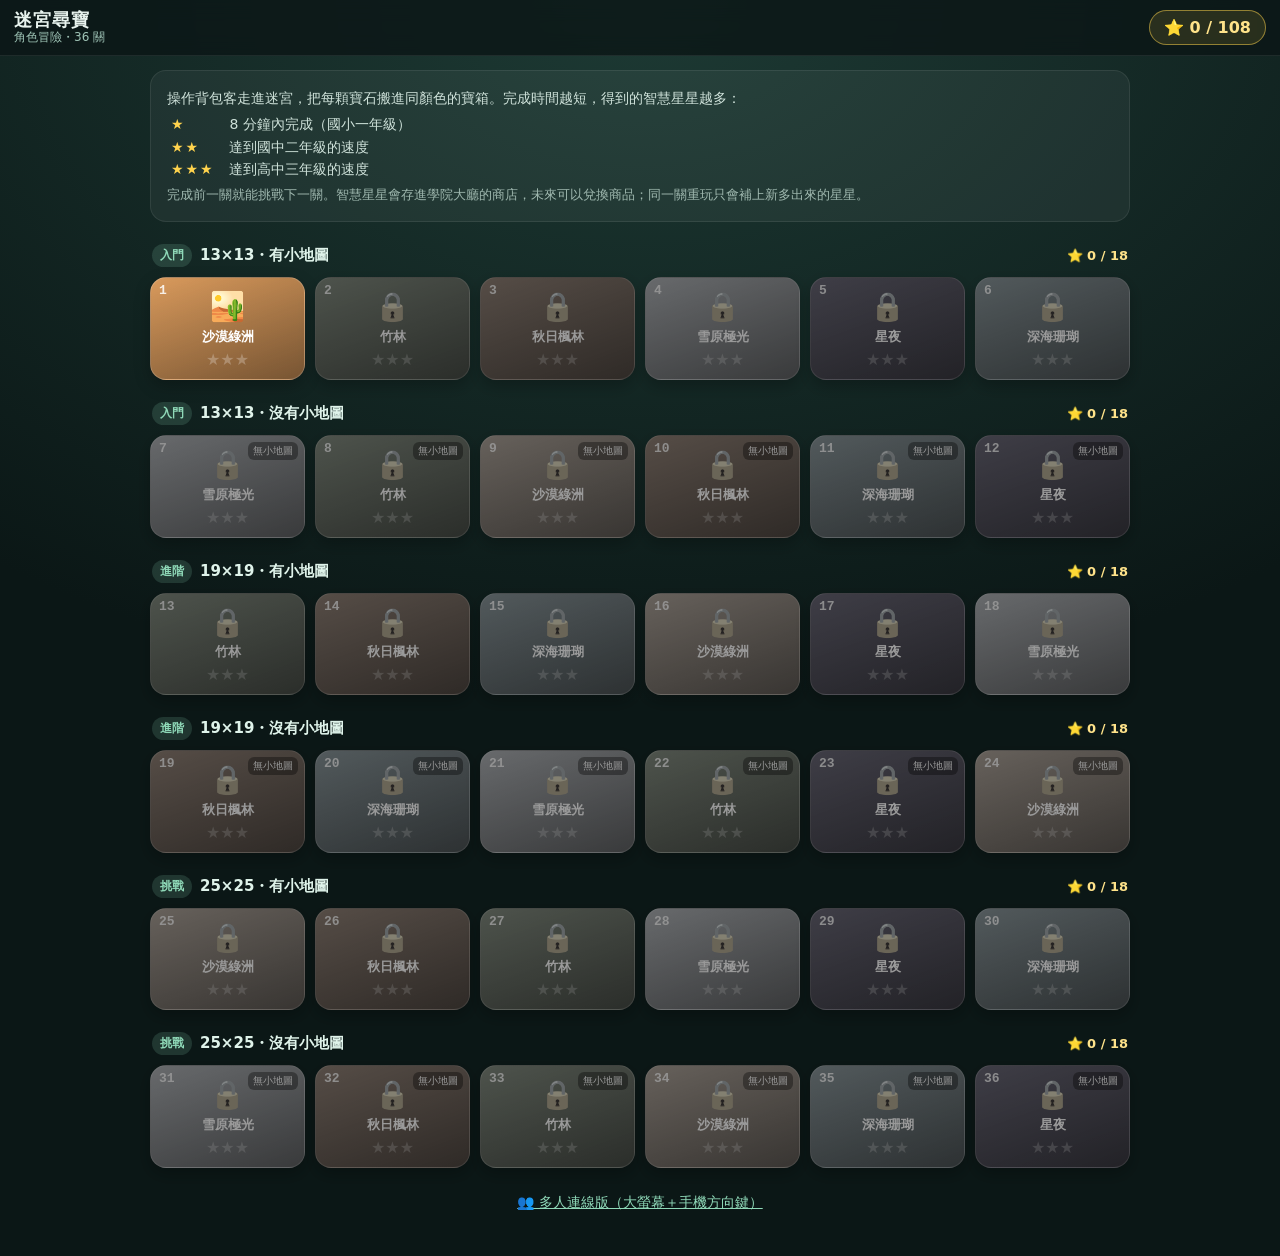
<file: maze/index.html>
<!doctype html>
<html lang="zh-Hant">
<head>
<meta charset="utf-8">
<meta name="viewport" content="width=device-width,initial-scale=1,maximum-scale=1,viewport-fit=cover">
<meta name="theme-color" content="#0d1819">
<title>迷宮尋寶・角色冒險｜SWT MindFlow</title><link rel="manifest" href="../manifest.webmanifest?v=2"><meta name="theme-color" content="#0e1838"><meta name="apple-mobile-web-app-capable" content="yes"><meta name="mobile-web-app-capable" content="yes"><meta name="apple-mobile-web-app-title" content="身心智慧學院"><meta name="apple-mobile-web-app-status-bar-style" content="black"><link rel="apple-touch-icon" href="../icons/icon-180.png?v=2"><link rel="icon" type="image/png" sizes="32x32" href="../icons/favicon-32.png?v=2">
<link rel="icon" href="data:image/svg+xml,%3Csvg xmlns='http://www.w3.org/2000/svg' viewBox='0 0 32 32'%3E%3Crect width='32' height='32' rx='7' fill='%230d1819'/%3E%3Cpath d='M8 8h16v16H8zM13 13h6v6h-6z' fill='none' stroke='%238fd9b8' stroke-width='2'/%3E%3C/svg%3E">
<link rel="stylesheet" href="css/menu.css">
</head>
<body>
<header class="mtop">
  <button class="mbtn" id="mClose" hidden>✕ 返回學院</button>
  <div class="mtitle"><b>迷宮尋寶</b><small>角色冒險・36 關</small></div>
  <span class="mstar" title="智慧星星（每關最多 3 顆）">⭐ <b id="mStars">0</b> / <span id="mTotal">108</span></span>
</header>
<main class="mwrap">
  <section class="mintro">
    <p>操作背包客走進迷宮，把每顆寶石搬進同顏色的寶箱。完成時間越短，得到的智慧星星越多：</p>
    <ul>
      <li><b>★</b> 8 分鐘內完成（國小一年級）</li>
      <li><b>★★</b> 達到國中二年級的速度</li>
      <li><b>★★★</b> 達到高中三年級的速度</li>
    </ul>
    <p class="mnote">完成前一關就能挑戰下一關。智慧星星會存進學院大廳的商店，未來可以兌換商品；同一關重玩只會補上新多出來的星星。</p>
  </section>
  <div id="mList"></div>
  <p class="mmulti"><a id="mMulti" href="https://maze-game-iryd.onrender.com/" target="_blank" rel="noopener">👥 多人連線版（大螢幕＋手機方向鍵）</a></p>
</main>
<script src="js/maze-levels.js"></script>
<script src="js/menu.js"></script>
</body>
</html>
</file>
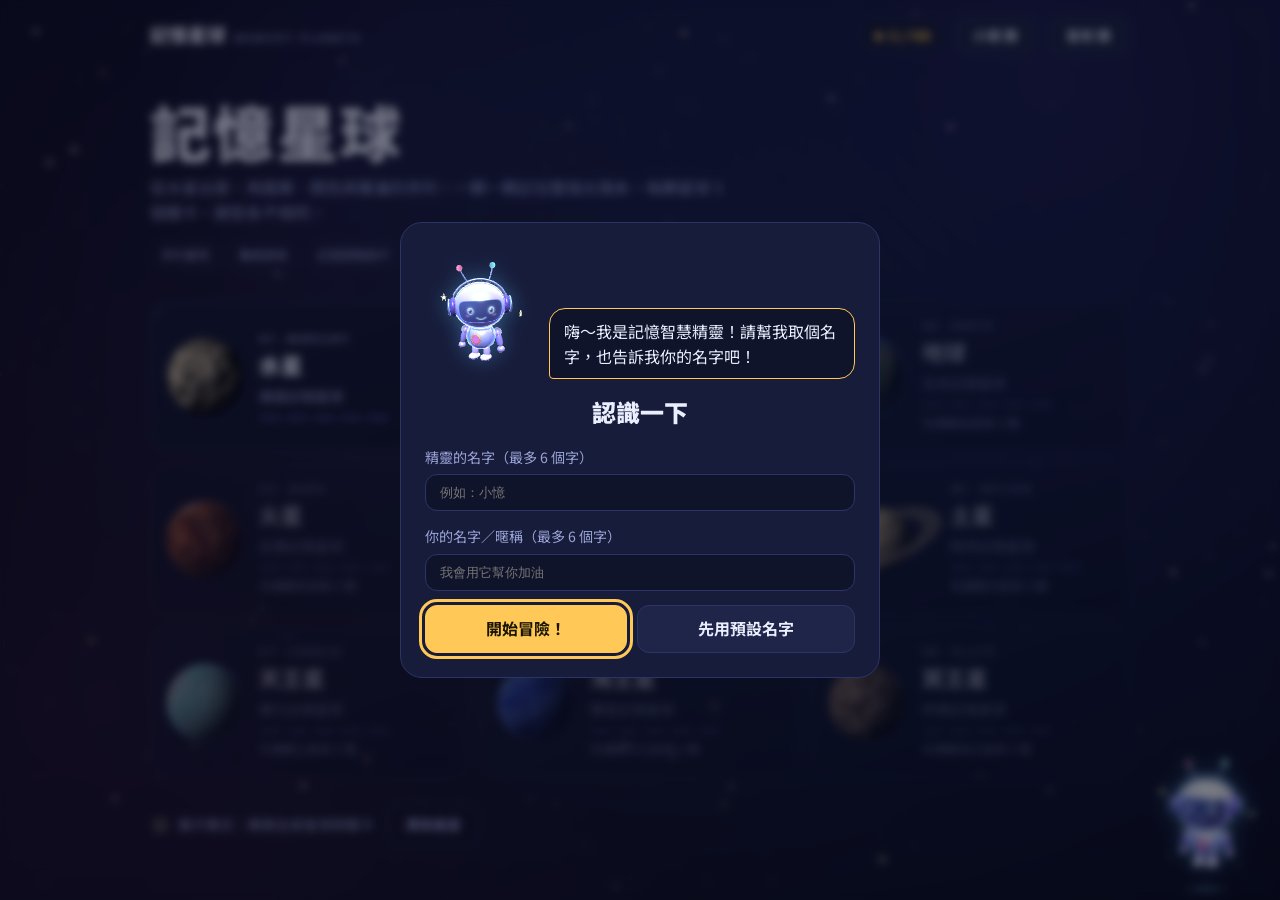
<file: memory/index.html>
<!doctype html><html><head><meta charset=utf8><title>記憶星球｜SWT MindFlow</title><link rel="manifest" href="../manifest.webmanifest?v=2"><meta name="theme-color" content="#0e1838"><meta name="apple-mobile-web-app-capable" content="yes"><meta name="mobile-web-app-capable" content="yes"><meta name="apple-mobile-web-app-title" content="身心智慧學院"><meta name="apple-mobile-web-app-status-bar-style" content="black"><link rel="apple-touch-icon" href="../icons/icon-180.png?v=2"><link rel="icon" type="image/png" sizes="32x32" href="../icons/favicon-32.png?v=2"><meta name=viewport content="width=device-width,initial-scale=1,viewport-fit=cover"><style>:root{color-scheme:light;box-sizing:border-box;padding-top:env(safe-area-inset-top,0px);padding-bottom:env(safe-area-inset-bottom,0px)}html{scroll-padding-top:env(safe-area-inset-top,0px)}body{margin:0;padding:0;font:14px -apple-system,BlinkMacSystemFont,sans-serif;background:#fff;color:#000}img{max-width:100%}[hidden]:not([hidden=until-found i]){display:none!important}</style></head><body>
<title>記憶星球</title>
<meta name="claude:viewport-fit-sides" content="cover">
<link rel="stylesheet" href="https://fonts.googleapis.com/css2?family=Noto+Sans+TC:wght@400;500;700;900&family=Space+Grotesk:wght@500;700&display=swap">
<style>
/* Layout: star map of 9 planet cards -> planet page with 5 stations -> one-screen level stage. Single dark "night sky" look. */
:root{
  --bg:#0a0d1e; --bg2:#10142b; --panel:#171c3a; --panel2:#1f2548; --line:#2c3466;
  --fg:#eaeeff; --mute:#9aa3d6; --accent:#ffc857; --good:#52d99a; --bad:#ff6b6b;
  --f-body:'Noto Sans TC','PingFang TC','Microsoft JhengHei',system-ui,sans-serif;
  --f-num:'Space Grotesk','Noto Sans TC',system-ui,sans-serif;
  color-scheme:dark;
}
*{box-sizing:border-box}
html,body{min-height:100%}
body{
  margin:0;background:var(--bg);color:var(--fg);font:16px/1.6 var(--f-body);
  padding-left:max(16px,env(safe-area-inset-left,0px));padding-right:max(16px,env(safe-area-inset-right,0px));
  padding-block:0 40px;
}
button{font:inherit;color:inherit;cursor:pointer}
button:focus-visible{outline:3px solid var(--accent);outline-offset:3px}
#sky{position:fixed;inset:0;width:100%;height:100%;z-index:-1;pointer-events:none}
#app{max-width:980px;margin:0 auto;position:relative}
.top{display:flex;align-items:center;justify-content:space-between;gap:12px;padding:14px 0}
.brand{background:none;border:0;padding:0;font-weight:900;font-size:1.15rem;letter-spacing:.06em}
.brand small{font:500 .7rem var(--f-num);letter-spacing:.18em;color:var(--mute);margin-left:8px;text-transform:uppercase}
.top-r{display:flex;gap:10px;align-items:center}
.chip{font:700 .85rem var(--f-num);padding:6px 12px;border-radius:99px;background:var(--panel);border:1px solid var(--line);color:var(--accent);white-space:nowrap}
.chip.btn{color:var(--fg);cursor:pointer}
.btn{border:1px solid var(--line);background:var(--panel2);padding:10px 18px;border-radius:12px;font-weight:700}
.btn:hover{border-color:var(--mute)}
.btn.primary{background:var(--accent);color:#1b1500;border-color:var(--accent)}
.btn.ghost{background:transparent}
.btn[disabled]{opacity:.4;cursor:not-allowed}
h1,h2,h3{text-wrap:balance;margin:0}

/* hero */
.hero{padding:28px 0 18px;display:grid;gap:10px}
.hero h1{font-size:clamp(2.2rem,7vw,3.8rem);font-weight:900;letter-spacing:.04em;line-height:1.1}
.hero p{color:var(--mute);max-width:36em;margin:0}
.hero .legend{display:flex;gap:8px;flex-wrap:wrap;margin-top:6px}
.tag{font-size:.78rem;padding:3px 10px;border-radius:99px;border:1px solid var(--line);color:var(--mute)}

/* planet cards */
.grid{display:grid;grid-template-columns:repeat(auto-fill,minmax(270px,1fr));gap:14px;margin-top:14px}
.pc{display:flex;gap:16px;align-items:center;text-align:left;padding:16px;border-radius:18px;background:linear-gradient(160deg,color-mix(in srgb,var(--panel) 82%,transparent),color-mix(in srgb,var(--bg2) 70%,transparent));border:1px solid var(--line);min-width:0;backdrop-filter:blur(3px)}
.pc:hover:not(.locked){border-color:var(--accent);transform:translateY(-2px)}
.pc.locked{opacity:.5;cursor:not-allowed}
.pc-body{display:grid;gap:2px;min-width:0}
.pc-no{font:500 .72rem var(--f-num);letter-spacing:.14em;color:var(--mute);text-transform:uppercase}
.pc strong{font-size:1.35rem;font-weight:900}
.pc em{font-style:normal;color:var(--mute);font-size:.88rem}
.pips{display:flex;gap:5px;margin-top:6px}
.pip{width:22px;height:6px;border-radius:3px;background:var(--line)}
.pip.on{background:var(--accent)}
.lockline{font-size:.78rem;color:var(--mute);margin-top:4px}

/* orbs */
.orb{--sz:76px;width:var(--sz);height:var(--sz);flex:none;position:relative;display:inline-block}
.orb canvas{position:absolute;left:-20%;top:-20%;width:140%;height:140%;pointer-events:none;opacity:0;transition:opacity .6s}
.orb[data-pl=saturn] canvas{left:-37.5%;top:-37.5%;width:175%;height:175%}
.orb[data-pl=saturn]{margin-inline:14px}
.orb.live canvas{opacity:1}
.ph .orb[data-pl=saturn]{margin-left:72px;margin-right:30px}
.orb.live i,.orb.live::after{opacity:0}
.orb i{transition:opacity .6s;position:absolute;inset:0;border-radius:50%;background:var(--o);box-shadow:inset -.16em -.2em .5em #0009,0 0 28px var(--g,#fff2)}
.orb{font-size:calc(var(--sz)*.4)}
.o-mercury{--o:radial-gradient(circle at 32% 30%,#ddd7cd,#8d857b 60%,#4b4640);--g:#b9b1a633}
.o-venus{--o:radial-gradient(circle at 32% 30%,#fbe2a6,#d9a54e 60%,#7a5522);--g:#e8c27a44}
.o-earth{--o:radial-gradient(ellipse 24% 16% at 38% 52%,#58b873 96%,#0000),radial-gradient(ellipse 14% 20% at 66% 36%,#58b873 96%,#0000),radial-gradient(circle at 32% 30%,#7cc4ff,#2f6fd0 55%,#12336b);--g:#4a90e255}
.o-mars{--o:radial-gradient(circle at 32% 30%,#f59a7a,#c4432b 58%,#6b1f12);--g:#d9553a44}
.o-jupiter{--o:radial-gradient(circle at 32% 30%,#fff3,#0000 45%),repeating-linear-gradient(176deg,#ecd0a8 0 9%,#c99264 9% 17%,#f2e0c2 17% 24%,#b97a52 24% 32%);--g:#d6a77a44}
.o-saturn{--o:radial-gradient(circle at 32% 30%,#f4e6b4,#c4a75f 60%,#6d5a28);--g:#e3cf9444}
.o-saturn::after{transition:opacity .6s;content:"";position:absolute;left:-42%;right:-42%;top:34%;bottom:34%;border:calc(var(--sz)*.06) solid #e6d39acc;border-radius:50%;transform:rotate(-16deg);pointer-events:none}
.o-uranus{--o:radial-gradient(circle at 32% 30%,#c8f6f4,#5cc3c7 58%,#25777d);--g:#8fe0e644}
.o-neptune{--o:radial-gradient(circle at 32% 30%,#9fb4ff,#3552d6 58%,#16236e);--g:#4a6cf055}
.o-pluto{--o:radial-gradient(ellipse 30% 26% at 44% 58%,#f3e8de 96%,#0000),radial-gradient(circle at 32% 30%,#d9c3b0,#a88d79 58%,#5e4a3d);--g:#c9b8a833}

/* planet page */
.back{background:none;border:0;color:var(--mute);padding:6px 0;font-weight:500}
.ph{display:flex;gap:20px;align-items:center;flex-wrap:wrap;padding:10px 0 16px}
.ph .orb{--sz:104px}
.ph h2{font-size:clamp(1.8rem,5vw,2.6rem);font-weight:900}
.ph p{margin:4px 0 0;color:var(--mute);max-width:34em}
.tips{margin:10px 0 20px;padding:16px 18px;border-radius:16px;background:color-mix(in srgb,var(--panel) 80%,transparent);border:1px solid var(--line)}
.tips h3{font-size:.8rem;letter-spacing:.14em;color:var(--accent);margin-bottom:6px}
.tips ul{margin:0;padding-left:1.2em;display:grid;gap:4px;color:var(--fg)}
.lvs{display:grid;gap:10px}
.lv{display:grid;grid-template-columns:auto 1fr auto;gap:14px;align-items:center;text-align:left;padding:14px 16px;border-radius:16px;background:color-mix(in srgb,var(--panel) 80%,transparent);border:1px solid var(--line);width:100%}
.lv:hover:not(.locked){border-color:var(--accent)}
.lv.locked{opacity:.45;cursor:not-allowed}
.lv .no{width:44px;height:44px;border-radius:50%;display:grid;place-items:center;font:700 1.1rem var(--f-num);background:var(--panel2);border:2px solid var(--line)}
.lv.done .no{border-color:var(--accent);color:var(--accent)}
.lv b{font-size:1.05rem}
.lv .d{color:var(--mute);font-size:.88rem}
.lv .tags{display:flex;gap:6px;flex-wrap:wrap;margin-top:6px}
.stars{font:700 1.05rem var(--f-num);color:var(--accent);letter-spacing:.1em;white-space:nowrap}
.stars .off{color:var(--line)}

/* level screen */
.hud{display:flex;align-items:center;justify-content:space-between;gap:10px;flex-wrap:wrap;padding:6px 0 10px}
.hud .ttl{font-weight:700;min-width:0;display:flex;align-items:center;gap:16px}
.hud .ttl div span{color:var(--mute);font:500 .78rem var(--f-num);letter-spacing:.12em;display:block;text-transform:uppercase}
.hud .acts{display:flex;gap:8px;flex-wrap:wrap}
.hud .btn{padding:8px 14px;font-size:.9rem}
.msg{min-height:3.2em;display:flex;align-items:center;justify-content:center;text-align:center;font-weight:700;font-size:1.1rem;padding:6px 10px;text-wrap:balance}
.msg.good{color:var(--good)}.msg.bad{color:var(--bad)}.msg.rule{color:var(--accent);font-size:1.3rem}
.eq{display:inline-flex;gap:3px;align-items:flex-end;height:18px;margin-left:10px}
.eq i{width:4px;background:var(--accent);border-radius:2px;animation:eq .7s infinite ease-in-out alternate}
.eq i:nth-child(2){animation-delay:.15s}.eq i:nth-child(3){animation-delay:.3s}.eq i:nth-child(4){animation-delay:.45s}
@keyframes eq{from{height:4px}to{height:18px}}
#aux{min-height:46px;display:flex;align-items:center;justify-content:center;gap:8px;flex-wrap:wrap;padding-bottom:8px}
.bar{width:min(420px,100%);height:8px;border-radius:4px;background:var(--panel2);overflow:hidden}
.bar i{display:block;height:100%;width:100%;background:var(--accent);transition-property:width;transition-timing-function:linear}
.dots{display:flex;gap:8px}
.dots i{width:14px;height:14px;border-radius:50%;border:2px solid var(--line)}
.dots i.on{background:var(--accent);border-color:var(--accent)}
.stage{position:relative;min-height:340px;display:grid;place-items:center;padding:14px;border-radius:22px;background:linear-gradient(180deg,color-mix(in srgb,var(--bg2) 78%,transparent),color-mix(in srgb,var(--bg) 70%,transparent));border:1px solid var(--line);overflow:hidden}
.stage>*{max-width:100%}
.stage.shake{animation:shake .5s infinite}
@keyframes shake{0%,100%{transform:translate(0)}25%{transform:translate(3px,-2px)}50%{transform:translate(-3px,2px)}75%{transform:translate(2px,3px)}}

/* pads */
.pads{display:grid;grid-template-columns:repeat(var(--cols,3),1fr);gap:12px;width:min(420px,100%);transition:opacity .3s,transform .3s}
.pads.mix{opacity:.15;transform:scale(.92) rotate(4deg)}
.pads.locked .pad{cursor:default}
.pad{--pc:#c9d3ff;aspect-ratio:1;border-radius:20px;border:2px solid var(--line);background:var(--panel);display:grid;place-items:center;position:relative;padding:0;transition:transform .12s,box-shadow .12s,background .12s}
.pad .sh{width:58%;height:58%;opacity:.8}
.pad .lab{position:absolute;bottom:6px;left:0;right:0;text-align:center;font:700 .78rem var(--f-num);color:var(--mute)}
.pad.lit{background:color-mix(in srgb,var(--pc) 26%,var(--panel));border-color:var(--pc);box-shadow:0 0 34px var(--pc);transform:scale(1.06)}
.pad.lit .sh{opacity:1}
.pad.decoy{border:2px dashed var(--bad);box-shadow:0 0 22px #ff6b6b88;filter:grayscale(1) brightness(.9)}
.pad.wrong{border-color:var(--bad);animation:shake .3s 2}
.sh{display:block}

/* symbol rows / cells */
.row{display:flex;flex-wrap:wrap;gap:8px;justify-content:center}
.cell{width:56px;height:56px;border-radius:14px;background:var(--panel);border:2px solid var(--line);display:grid;place-items:center;padding:0;position:relative}
.cell .sh{width:72%;height:72%}
.cell.q{color:var(--mute);font:700 1.2rem var(--f-num)}
.cell.sel{border-color:var(--accent);box-shadow:0 0 0 3px #ffc85744}
.cell.ok{border-color:var(--good)}.cell.no{border-color:var(--bad)}
.cell .sm{position:absolute;right:-6px;bottom:-8px;width:24px;height:24px;background:var(--bg);border:1px solid var(--line);border-radius:8px;display:grid;place-items:center}
.cell .sm .sh{width:80%;height:80%}
.cell .tg{position:absolute;top:-9px;left:-4px;font:700 .7rem var(--f-num);background:var(--bg);color:var(--mute);padding:0 5px;border-radius:6px}
.cell.big{width:clamp(54px,15.5vw,76px);height:clamp(54px,15.5vw,76px)}
.cgrid{display:grid;grid-template-columns:repeat(var(--cols,3),auto);gap:10px;justify-content:center}
.cgrid .cell{width:clamp(52px,17vw,76px);height:clamp(52px,17vw,76px)}
.stack{display:grid;gap:18px;justify-items:center;width:100%}
.cap{font-size:.8rem;color:var(--mute);letter-spacing:.1em}

/* cards */
.card{width:clamp(56px,18vw,84px);aspect-ratio:1;border-radius:14px;border:2px solid var(--line);background:var(--panel2);padding:0;position:relative;display:grid;place-items:center}
.card .f{display:none;width:70%;height:70%}
.card .b{color:var(--mute);font:700 1.3rem var(--f-num)}
.card.up .f{display:block}.card.up .b{display:none}
.card.up{background:var(--panel)}
.card.done{border-color:var(--good)}

/* digits and keypad */
.digits{font:700 clamp(1.6rem,7vw,2.8rem) var(--f-num);letter-spacing:.08em;display:flex;gap:clamp(10px,3vw,24px);flex-wrap:wrap;justify-content:center}
.digits span{min-width:1ch}
.digits .g{display:flex;gap:.18em;padding:6px 10px;border-radius:12px;background:var(--panel);border:1px solid var(--line)}
.digits .g.bad{border-color:var(--bad);color:var(--bad)}
.keys{display:grid;grid-template-columns:repeat(3,1fr);gap:8px;width:min(280px,100%)}
.keys button{padding:12px 0;border-radius:12px;background:var(--panel2);border:1px solid var(--line);font:700 1.2rem var(--f-num)}

/* misc stage parts */
.pal{display:flex;gap:10px;flex-wrap:wrap;justify-content:center}
.pal .cell{cursor:pointer}
.pal .cell:hover{border-color:var(--accent)}
.upd{display:flex;align-items:center;gap:10px;font-weight:700;font-size:1.2rem;padding:10px 16px;border-radius:14px;background:var(--panel);border:1px solid var(--accent)}
.upd .sh{width:34px;height:34px}
.nb{display:grid;place-items:center;width:100%;min-height:300px;position:relative}
.nbs{width:150px;height:150px;border-radius:30px;border:2px solid var(--line);background:var(--panel);display:grid;place-items:center}
.nbs .sh{width:66%;height:66%}
.nbs.pop{animation:pop .25s}
@keyframes pop{from{transform:scale(.7)}to{transform:scale(1)}}
.meteors{position:absolute;inset:0;pointer-events:none;overflow:hidden}
.meteors s{position:absolute;top:-10%;width:2px;height:60px;background:linear-gradient(#ff8a5c00,#ff8a5caa);transform:rotate(25deg);animation:fall 1.8s linear infinite}
@keyframes fall{to{transform:translate(-120px,520px) rotate(25deg)}}
.big-btn{width:min(280px,100%);padding:18px;font-size:1.2rem;border-radius:16px;font-weight:900;background:var(--accent);color:#1b1500;border:0}
.big-btn.hit{animation:pop .2s}
.drum{width:min(220px,70vw);aspect-ratio:1;border-radius:50%;border:4px solid var(--accent);background:radial-gradient(circle,var(--panel2),var(--panel));font:900 1.3rem var(--f-body)}
.drum:active,.drum.hit{transform:scale(.94);background:var(--accent);color:#1b1500}
.pulse{width:150px;height:150px;border-radius:50%;background:radial-gradient(circle,#ffc85766,#ffc85700 70%);border:2px solid var(--line)}
.pulse.on{background:radial-gradient(circle,var(--accent),#ffc85733 70%);box-shadow:0 0 40px var(--accent)}
.delay{display:grid;gap:14px;justify-items:center;width:min(360px,100%)}
.delay .q{font:700 2rem var(--f-num)}
.delay .opts{display:flex;gap:10px}
.delay .opts button{padding:10px 20px;border-radius:12px;background:var(--panel2);border:1px solid var(--line);font:700 1.2rem var(--f-num)}

.fig{margin:0;display:grid;gap:6px;justify-items:center}
.fig figcaption{font-size:.82rem;color:var(--mute)}
.fig figcaption.bigcap{font-size:1.4rem;font-weight:900;color:var(--fg)}
.fig-row{gap:14px}
.cell.huge{width:clamp(70px,22vw,104px);height:clamp(70px,22vw,104px);border-radius:18px}
.cgrid .cell.huge{width:clamp(80px,24vw,120px);height:clamp(80px,24vw,120px)}
.cgrid.opt .cell{width:clamp(62px,19vw,84px);height:clamp(62px,19vw,84px)}
.cell.used{opacity:.4}
.sw{display:inline-block;width:20px;height:20px;border-radius:50%;margin-right:8px;vertical-align:-4px}
.stage.edgeflash::after{content:"";position:absolute;inset:0;border-radius:22px;box-shadow:inset 0 0 36px 12px #ffffffcc;pointer-events:none}
.cell .tg{pointer-events:none}
.cell.sel.q{border-style:dashed}
.sgrid{display:grid;grid-template-columns:repeat(3,1fr);gap:10px;width:min(380px,100%)}
.sbtn{display:grid;gap:4px;justify-items:center;padding:10px 6px;border-radius:16px;background:var(--panel);border:2px solid var(--line);font-weight:700;font-size:.9rem}
.sbtn .sh{width:44px;height:44px}
.sbtn:hover{border-color:var(--accent)}
.sbtn.ok{border-color:var(--good);background:color-mix(in srgb,var(--good) 18%,var(--panel))}
.sbtn.no{border-color:var(--bad)}
.cell.lit{border-color:var(--accent);background:color-mix(in srgb,var(--accent) 30%,var(--panel));box-shadow:0 0 28px #ffc857aa}
.cell .dir{position:absolute;bottom:4px;left:0;right:0;text-align:center;font-size:.64rem;color:var(--mute);pointer-events:none}
.btn.big-snd{padding:14px 22px;font-size:1.05rem}
.cgrid.opt5 .cell{width:clamp(44px,13.5vw,64px);height:clamp(44px,13.5vw,64px)}
[hidden]{display:none!important}
.stage.storm::before{content:"";position:absolute;inset:-20%;pointer-events:none;background:linear-gradient(115deg,transparent 46%,rgba(255,140,80,.55) 50%,transparent 54%) 0 0/170px 170px,linear-gradient(115deg,transparent 47%,rgba(255,200,140,.4) 50%,transparent 53%) 40px 80px/120px 240px,radial-gradient(circle at 50% 100%,rgba(255,90,60,.28),transparent 60%);animation:stormmove .7s linear infinite}
@keyframes stormmove{to{background-position:-170px 170px,-80px 320px,0 0}}
.bgdrift{position:absolute;inset:0;pointer-events:none;overflow:hidden}
.bgdrift i{position:absolute;left:-12%;width:44px;height:44px;opacity:.4;animation:drift 4s linear infinite}
@keyframes drift{to{transform:translateX(560px) rotate(200deg)}}
.cell.decoy{border:2px dashed var(--bad);box-shadow:0 0 22px #ff6b6b88;filter:grayscale(1)}
.cell .note{position:absolute;inset:0;display:grid;place-items:center;font:700 1.3rem var(--f-num);color:var(--accent);pointer-events:none}
.sbtn .nname{font:700 1.5rem var(--f-num);padding:10px 0}
.grp-list{display:grid;gap:12px;justify-items:center}
.grp{display:grid;gap:6px;justify-items:center}
.gname{font-weight:700;font-size:.9rem;color:var(--mute)}
/* modal */
#overlay[hidden]{display:none}
#overlay{position:fixed;inset:0;display:grid;place-items:center;background:#05071388;backdrop-filter:blur(4px);z-index:20;padding:16px}
.modal{width:min(480px,100%);background:var(--panel);border:1px solid var(--line);border-radius:22px;padding:24px;display:grid;gap:14px;max-height:92vh;overflow:auto}
.modal h2{font-size:1.5rem;font-weight:900}
.modal p{margin:0;color:var(--mute)}
.modal .tip{padding:12px 14px;border-radius:14px;background:var(--bg2);border:1px solid var(--line)}
.modal .tip b{display:block;color:var(--accent);font-size:.8rem;letter-spacing:.14em;margin-bottom:2px}
.modal .tip p{color:var(--fg)}
.modal .acts{display:flex;gap:10px;flex-wrap:wrap}
.modal .acts .btn{flex:1 1 auto}
.bigstars{font:900 2.4rem var(--f-num);color:var(--accent);letter-spacing:.2em;text-align:center}
.bigstars .off{color:var(--line)}
.foot{margin-top:26px;display:flex;gap:12px;flex-wrap:wrap;align-items:center;color:var(--mute);font-size:.85rem}
.foot label{display:flex;gap:8px;align-items:center;cursor:pointer}
@media (max-width:480px){.brand small{display:none}.lv{grid-template-columns:auto 1fr}.lv .stars{grid-column:2}.stage{min-height:300px}}
@media (prefers-reduced-motion:reduce){*{animation:none!important;transition:none!important}}
.piece,.slot[data-pid]{touch-action:none;cursor:grab;user-select:none;-webkit-user-select:none}
.cell.ghost{position:fixed;z-index:60;pointer-events:none;box-shadow:0 8px 24px #0008;transform:scale(1.12);background:var(--panel2)}
.order{gap:18px}.order .slot{border-style:dashed}.order .slot.ok{border-style:solid}.order .slot.no{border-style:solid}
.order .tray{padding-top:4px}.order .cell.big{width:clamp(56px,17vw,80px);height:clamp(56px,17vw,80px)}
.rulebadge{padding:4px 16px;border-radius:99px;border:1px solid var(--accent);color:var(--accent);font-weight:800;letter-spacing:.12em;font-size:.95rem}
.nbs.sel{border-color:var(--accent);box-shadow:0 0 22px #ffc85788}
.rpad{width:140px;height:140px;border-radius:50%;border:3px solid var(--line);background:var(--panel);color:var(--mute);font:800 1.1rem var(--f-num);display:grid;place-items:center;touch-action:none;user-select:none;-webkit-user-select:none;margin:6px auto}
.rpad.on{border-color:var(--accent);background:color-mix(in srgb,var(--accent) 35%,var(--panel));box-shadow:0 0 36px #ffc857aa;color:var(--fg)}
.rpad.demo{font-size:2rem}
.rbars{display:flex;align-items:center;justify-content:center;flex-wrap:nowrap;padding:6px 0}.rbars i{display:block;height:22px;border-radius:11px;background:var(--accent)}.rbars i.sh{width:14px}.rbars i.lg{width:34px}.rbars.me i{background:#3cc8e8}

#spirit{position:fixed;right:max(8px,env(safe-area-inset-right,0px));bottom:max(8px,env(safe-area-inset-bottom,0px));z-index:15;display:flex;flex-direction:column;align-items:flex-end;gap:6px;pointer-events:none}
#spirit[hidden]{display:none}
#spirit>*{pointer-events:auto}
.sp-bubble{position:relative;max-width:min(260px,72vw);background:var(--panel2);border:1px solid var(--accent);color:var(--fg);padding:10px 30px 10px 14px;border-radius:18px 18px 4px 18px;font-size:.92rem;line-height:1.5;box-shadow:0 8px 28px #0007;animation:spPop .25s ease-out}
.sp-bubble[hidden]{display:none}
.sp-x{position:absolute;top:2px;right:4px;border:0;background:none;color:var(--mute);font-size:1.1rem;cursor:pointer;padding:2px 6px}
@keyframes spPop{from{transform:translateY(8px) scale(.9);opacity:0}to{transform:none;opacity:1}}
.sp-body{position:relative;border:0;background:none;padding:0;cursor:pointer;width:84px;height:92px;display:block}
.sp-shadow{position:absolute;left:50%;bottom:-2px;width:54px;height:10px;margin-left:-27px;border-radius:50%;background:radial-gradient(#7fd6ff66,#0000 70%);animation:spShadow 3.2s ease-in-out infinite}
.sp-stage{position:absolute;inset:0;display:block;perspective:400px;transform-style:preserve-3d;transform:rotateY(var(--ry,0deg)) rotateX(var(--rx,0deg));transition:transform .15s;animation:spBob 3.2s ease-in-out infinite;filter:drop-shadow(0 0 10px #5fc4ff88)}
.sp-stage .sp-t{display:block;position:absolute;inset:0}
.turn{position:relative}
.turn .fr{position:absolute;left:50%;bottom:0;height:100%;width:auto;transform:translateX(-50%);opacity:0;display:block}
.turn .fr.on{opacity:1}
.turn .fr img,.turn .fr svg{position:absolute;inset:0;width:100%;height:100%;user-select:none;-webkit-user-drag:none}
.turn .fr svg{overflow:visible;pointer-events:none}
.sp-t{transform-origin:50% 92%}
.spm.big{width:132px;height:156px}
.spb.stick{position:sticky;top:-24px;z-index:3;background:var(--panel);padding:6px 0}
.sp-btns{display:flex;gap:6px;margin-top:8px;flex-wrap:wrap}.sp-btns[hidden]{display:none}
.sp-btns button{font:700 .78rem var(--f-num);padding:4px 10px;border-radius:99px;border:1px solid var(--line);background:var(--bg2);color:var(--accent);cursor:pointer}
.nmf{display:grid;gap:6px;color:var(--mute);font-size:.88rem}
.nmf input{font:700 1.1rem inherit;padding:10px 14px;border-radius:12px;border:1px solid var(--line);background:var(--bg2);color:var(--fg);width:100%}
#wdList{align-items:stretch!important}#wdList .tip{width:100%}
.wrow{display:flex;gap:8px;flex-wrap:wrap;margin-top:6px}
.wchip{display:grid;gap:0;text-align:center;padding:7px 12px;border-radius:14px;border:1px solid var(--line);background:var(--bg2);color:var(--fg);cursor:pointer;font:700 .88rem inherit}
.wchip small{font-size:.68rem;color:var(--mute);font-weight:500}
.wchip.on{border-color:var(--accent);background:color-mix(in srgb,var(--accent) 22%,var(--bg2));color:var(--accent)}
.wchip.lock{opacity:.55}
.sp-fx{position:absolute;left:50%;top:20%;pointer-events:none}
.sp-fx b{position:absolute;font-size:1.1rem;animation:spFly 1.4s ease-out forwards;opacity:0}
@keyframes spFly{0%{transform:translate(0,0) scale(.4);opacity:0}15%{opacity:1}100%{transform:translate(var(--dx),var(--dy)) scale(1.1) rotate(40deg);opacity:0}}
@keyframes spBob{0%,100%{translate:0 0}50%{translate:0 -6px}}
@keyframes spShadow{0%,100%{transform:scaleX(1);opacity:.9}50%{transform:scaleX(.8);opacity:.5}}
.m-happy .sp-body{animation:spHop .6s ease-out}
.m-cheer .sp-body{animation:spHop .5s ease-out 2}
.m-oops .sp-body{animation:spWob .9s ease-in-out}
@keyframes spHop{0%,100%{transform:translateY(0) scale(1)}35%{transform:translateY(-16px) scale(1.06,.96)}60%{transform:translateY(0) scale(.96,1.05)}}
@keyframes spWob{0%,100%{transform:rotate(0)}20%{transform:rotate(-7deg)}45%{transform:rotate(6deg)}70%{transform:rotate(-3deg)}}
.spb{display:flex;gap:12px;align-items:flex-end}
.spm{position:relative;width:96px;height:112px;flex:none;filter:drop-shadow(0 0 12px #5fc4ff77);cursor:grab;animation:spBob 3.2s ease-in-out infinite}
.spm.sm{width:56px;height:66px}
.spsay{position:relative;flex:1;padding:10px 14px;border:1px solid var(--accent);border-radius:16px 16px 16px 4px;background:var(--bg2);color:var(--fg);line-height:1.55}
.tip.sprec{display:flex;gap:12px;align-items:center}
.stchips{display:flex;gap:6px;flex-wrap:wrap;margin:4px 0}
.stchip{font-size:.78rem;padding:3px 10px;border-radius:99px;border:1px solid var(--accent);color:var(--accent)}
.sthow{font-size:.88rem;color:var(--mute)!important;margin-top:4px}
.stgrid{display:grid;gap:10px}
.msg.bad{color:#ffb86b}.msg.bad::before{content:'💡 '}
@media (prefers-reduced-motion:reduce){.sp-stage,.spm,.sp-shadow{animation:none}}
@media (max-width:480px){.sp-body{width:70px;height:78px}}
/* ===== 3D spirit v3 ===== */
.sp-body{width:132px;height:156px}
.sp-stage{perspective:none!important;transform:none!important;animation:none!important;transition:none!important}
.sp-stage .sp-t{display:block;position:absolute;inset:0}
.a3h{position:relative}.a3h canvas{cursor:grab;-webkit-user-select:none;user-select:none}
.spm{animation:none!important;filter:drop-shadow(0 0 10px #5fc4ff66);width:112px;height:132px}
.spm.sm{width:64px;height:76px}.spm.big{width:160px;height:190px}
.sp-acts{display:flex;gap:5px;flex-wrap:wrap;margin-top:8px;max-height:150px;overflow:auto}.sp-acts[hidden]{display:none}
.sp-acts button{font:700 .74rem var(--f-num);padding:4px 8px;border-radius:99px;border:1px solid var(--line);background:var(--bg2);color:var(--fg);cursor:pointer}
.sp-acts button.sp{border-color:#ffb52e;color:#ffb52e}
.sp-bubble{max-width:min(300px,78vw)}
@media (max-width:480px){.sp-body{width:104px;height:124px}}
/* wardrobe */
.wd-stage{position:sticky;top:-24px;z-index:4;background:var(--panel);display:flex;gap:10px;align-items:stretch;padding:4px 0 8px;border-bottom:1px solid var(--line)}
.wd-pv{position:relative;width:min(50%,240px);flex:none}#wdSay{position:absolute;left:6px;right:6px;bottom:6px;padding:4px 9px;font-size:.76rem;line-height:1.35;border-radius:10px;background:#0c1135d9;flex:none;pointer-events:none}
.wd-prev{width:100%;height:240px;border-radius:18px;background:radial-gradient(circle at 50% 38%,#2b3a8c 0,#141a46 70%);border:1px solid var(--line);filter:none}
.wd-side{flex:1;min-width:0;display:flex;flex-direction:column;gap:8px}
.wd-name{display:flex;flex-wrap:wrap;align-items:baseline;gap:4px}.wd-name small{color:#ffb52e;font-weight:700}
.wd-tools{display:flex;gap:6px;flex-wrap:wrap;margin-top:auto}.wd-tools .btn{padding:4px 10px;font-size:.8rem}
.wd-cols{display:flex;gap:6px;align-items:center;flex-wrap:wrap;min-height:26px}.wd-cols small{color:var(--mute)}
.sw{width:24px;height:24px;border-radius:50%;border:2px solid var(--line);cursor:pointer;padding:0}.sw.on{border-color:var(--fg);box-shadow:0 0 0 2px var(--accent)}
.wd-acts{display:flex;gap:6px;overflow-x:auto;padding:8px 0;margin-top:2px;-webkit-overflow-scrolling:touch}
.actb{flex:none;display:grid;justify-items:center;gap:1px;font:700 .72rem var(--f-num);padding:6px 9px;border-radius:12px;border:1px solid var(--line);background:var(--bg2);color:var(--fg);cursor:pointer;min-width:58px}.actb span{font-size:1.2rem}
.actb.sp{border-color:#ffb52e;background:color-mix(in srgb,#ffb52e 14%,var(--bg2));color:#ffb52e}
.wd-prog{display:flex;align-items:center;gap:10px;font-size:.82rem;color:var(--mute)}
.wd-bar{flex:1;height:8px;border-radius:9px;background:var(--bg2);overflow:hidden;border:1px solid var(--line)}.wd-bar i{display:block;height:100%;background:linear-gradient(90deg,#4aa8ff,#b56bff,#ffb52e);width:0;transition:width .4s}
.wd-tabs{display:flex;gap:6px;margin:10px 0 6px;flex-wrap:wrap}
.wtab{padding:7px 14px;border-radius:99px;border:1px solid var(--line);background:var(--bg2);color:var(--fg);font:700 .86rem inherit;cursor:pointer}.wtab.on{background:var(--accent);color:var(--bg);border-color:var(--accent)}
.igrid{display:grid;grid-template-columns:repeat(auto-fill,minmax(104px,1fr));gap:10px;margin-top:10px}
.icard{position:relative;display:grid;gap:2px;justify-items:center;text-align:center;padding:8px 6px 9px;border-radius:16px;border:2px solid var(--rc);background:linear-gradient(160deg,color-mix(in srgb,var(--rc) 16%,var(--bg2)),var(--bg2));color:var(--fg);cursor:pointer;font:700 .82rem inherit;overflow:hidden;transition:transform .15s}
.icard:hover{transform:translateY(-2px)}.icard small{font-weight:600;color:var(--rc);font-size:.7rem}
.icard.on{box-shadow:0 0 0 2px var(--accent),0 0 16px color-mix(in srgb,var(--accent) 50%,transparent)}
.icard.r-epic{box-shadow:0 0 12px color-mix(in srgb,var(--rc) 55%,transparent)}
.icard.r-legend{box-shadow:0 0 16px color-mix(in srgb,var(--rc) 70%,transparent)}
.icard.r-legend::after,.icard.r-epic::after{content:'';position:absolute;inset:0;background:linear-gradient(115deg,transparent 40%,#fff5 50%,transparent 60%);transform:translateX(-120%);animation:shine 3.4s ease-in-out infinite;pointer-events:none}
@keyframes shine{0%,55%{transform:translateX(-120%)}100%{transform:translateX(120%)}}
.ithumb{display:block;width:84px;height:84px}.ith{width:84px;height:84px;object-fit:contain;display:block;background:radial-gradient(circle,#ffffff14,#0000 70%);border-radius:12px}.ith.fb{display:grid;place-items:center;font-size:1.6rem}
.icard.lock .ith{filter:brightness(0) opacity(.35)}.icard.lock{border-style:dashed;opacity:.85;border-color:var(--line)}.icard.lock small{color:var(--mute)}
.ion{position:absolute;top:5px;left:5px;font-style:normal;font-size:.62rem;background:var(--accent);color:var(--bg);padding:1px 6px;border-radius:99px}
.rtags{display:flex;gap:6px;flex-wrap:wrap;margin-top:6px}.rtag{font:700 .72rem var(--f-num);padding:2px 8px;border-radius:99px;border:1px solid var(--rc,var(--line));color:var(--rc,var(--fg))}
.dtl{display:flex;gap:12px;align-items:center;border-color:var(--rc)}.dth{flex:none;width:96px;height:96px}.dth .ith{width:96px;height:96px}
.hint{color:var(--mute);font-size:.84rem;margin:6px 0}
.bgrid{display:grid;grid-template-columns:repeat(auto-fill,minmax(150px,1fr));gap:10px}
.badge{display:grid;gap:4px;text-align:left;padding:10px;border-radius:14px;border:1px solid var(--line);background:var(--bg2);color:var(--fg);cursor:pointer;font:inherit}.badge small{color:var(--mute);font-size:.72rem}.badge .bi{font-size:1.6rem}
.badge.got{border-color:#ffb52e;background:color-mix(in srgb,#ffb52e 12%,var(--bg2))}.badge.on{box-shadow:0 0 0 2px var(--accent)}.badge:not(.got){opacity:.7}
/* celebration */
.cel{position:relative;display:grid;place-items:center;height:250px;overflow:hidden;border-radius:20px;background:radial-gradient(circle at 50% 55%,color-mix(in srgb,var(--rc) 45%,#10163f) 0,#0c1135 72%)}
.cel-stage{width:200px;height:240px;filter:none;z-index:2}
.cel-ring{position:absolute;left:50%;top:55%;width:240px;height:240px;margin:-120px;border-radius:50%;border:3px solid var(--rc);opacity:0;animation:ring 1.6s ease-out infinite}.cel-ring.r2{animation-delay:.8s}
@keyframes ring{0%{transform:scale(.3);opacity:.9}100%{transform:scale(1.6);opacity:0}}
.cel-tag{text-align:center;margin:10px 0 0;font:800 .9rem var(--f-num);letter-spacing:.14em;color:var(--rc)}
.cel.r-legend{box-shadow:0 0 30px color-mix(in srgb,var(--rc) 60%,transparent)}
.modal h2{text-align:center}
@media (max-width:520px){.wd-prev{height:200px}.wd-tools .btn{padding:3px 8px;font-size:.74rem}.igrid{grid-template-columns:repeat(3,1fr)}.ithumb,.ith{width:72px;height:72px}}
@media (prefers-reduced-motion:reduce){.icard::after,.cel-ring{animation:none!important}}


.glowbox{display:flex;gap:10px;align-items:center;margin:12px 0;padding:12px 14px;border-radius:18px;border:1.5px solid #7fe4ff;background:linear-gradient(160deg,#1b2a6a66,var(--bg2));box-shadow:0 0 14px #7fe4ff66,inset 0 0 18px #7fe4ff1f;animation:gbGlow 2.6s ease-in-out infinite}
.glowbox.warm{border-color:#ffb86b;box-shadow:0 0 14px #ffb86b55,inset 0 0 16px #ffb86b1a}
.glowbox.ok{border-color:#7bd88f;box-shadow:0 0 14px #7bd88f66,inset 0 0 16px #7bd88f22}
.gb-t{flex:1;min-width:0}.gb-h{display:flex;gap:6px;flex-wrap:wrap}.gb-p{margin:6px 0 0;line-height:1.6}.gb-p small{color:var(--mute)}
@keyframes gbGlow{50%{box-shadow:0 0 24px #7fe4ffaa,inset 0 0 22px #7fe4ff33}}
.glowbox.warm{animation-name:gbGlowW}@keyframes gbGlowW{50%{box-shadow:0 0 24px #ffb86baa,inset 0 0 22px #ffb86b33}}
@media (prefers-reduced-motion:reduce){.glowbox{animation:none}}
</style>

<canvas id="sky" aria-hidden="true"></canvas>
<div id="app">
  <header class="top">
    <button class="brand" id="homeBtn" type="button">記憶星球<small>Memory Planets</small></button>
    <div class="top-r"><span class="chip" id="totalStars"></span><button class="chip btn" id="muteBtn" type="button">音效 開</button></div>
  </header>
  <main id="view"></main>
</div>
<div id="overlay" hidden></div>

<script src="../character/gl-guard.js?v=1"></script>
<script>
"use strict";
/* ---------- utils ---------- */
const $=(s,r=document)=>r.querySelector(s);
const rnd=n=>Math.floor(Math.random()*n);
const shuf=a=>{a=a.slice();for(let i=a.length-1;i>0;i--){const j=rnd(i+1);[a[i],a[j]]=[a[j],a[i]]}return a};
class Cancel extends Error{}
const KEY='memory-planets-v1';
let save={stars:{},all:false};
try{const r=localStorage.getItem(KEY);if(r)Object.assign(save,JSON.parse(r))}catch(e){}
const persist=()=>{try{localStorage.setItem(KEY,JSON.stringify(save))}catch(e){}};

/* ---------- audio ---------- */
let AC=null,muted=false;
function tone(f,dur=.35,type='sine',vol=.18){
  if(muted)return;
  try{
    AC=AC||new(window.AudioContext||window.webkitAudioContext)();
    if(AC.state==='suspended')AC.resume();
    const o=AC.createOscillator(),g=AC.createGain(),t=AC.currentTime;
    o.type=type;o.frequency.value=f;
    g.gain.setValueAtTime(0,t);g.gain.linearRampToValueAtTime(vol,t+.015);g.gain.exponentialRampToValueAtTime(.0001,t+dur);
    o.connect(g).connect(AC.destination);o.start(t);o.stop(t+dur+.03);
  }catch(e){}
}
const sfxOk=()=>{tone(523,.15);setTimeout(()=>tone(784,.3),130);window.__spirit&&__spirit.nice()};
const sfxBad=()=>{tone(220,.25,'triangle');setTimeout(()=>tone(165,.4,'triangle'),180);window.__spirit&&__spirit.oops()};

/* ---------- symbols ---------- */
const NEUTRAL='#c9d3ff';
const PADS=[
  {c:'#ff5d5d',s:'circle',f:261.63,n:'Do',cn:'紅'},
  {c:'#ffa94d',s:'triangle',f:293.66,n:'Re',cn:'橙'},
  {c:'#ffd93d',s:'square',f:329.63,n:'Mi',cn:'黃'},
  {c:'#4cd68a',s:'star',f:349.23,n:'Fa',cn:'綠'},
  {c:'#3cc8e8',s:'diamond',f:392,n:'Sol',cn:'青'},
  {c:'#5b8cff',s:'hex',f:440,n:'La',cn:'藍'},
  {c:'#a36bff',s:'cross',f:493.88,n:'Si',cn:'紫'},
  {c:'#ff6fb5',s:'moon',f:523.25,n:'Do′',cn:'粉'},
  {c:'#e8ecff',s:'ring',f:587.33,n:'Re′',cn:'白'}
];
const PADSET={3:[0,3,5],4:[0,2,4,6],5:[0,2,4,5,7],6:[0,1,3,4,5,7],9:[0,1,2,3,4,5,6,7,8]};
function shapeSVG(k,c){
  const f=`fill="${c}"`;let b='';
  switch(k){
    case'circle':b=`<circle cx="50" cy="50" r="34" ${f}/>`;break;
    case'triangle':b=`<polygon points="50,14 88,80 12,80" ${f}/>`;break;
    case'square':b=`<rect x="18" y="18" width="64" height="64" rx="8" ${f}/>`;break;
    case'star':b=`<polygon points="50,8 61,38 93,38 67,57 77,89 50,69 23,89 33,57 7,38 39,38" ${f}/>`;break;
    case'diamond':b=`<polygon points="50,6 92,50 50,94 8,50" ${f}/>`;break;
    case'hex':b=`<polygon points="50,8 86,29 86,71 50,92 14,71 14,29" ${f}/>`;break;
    case'cross':b=`<polygon points="38,10 62,10 62,38 90,38 90,62 62,62 62,90 38,90 38,62 10,62 10,38 38,38" ${f}/>`;break;
    case'moon':b=`<path d="M62 12A40 40 0 1 0 62 88A30 30 0 1 1 62 12Z" ${f}/>`;break;
    case'ring':b=`<circle cx="50" cy="50" r="30" fill="none" stroke="${c}" stroke-width="13"/>`;break;
  }
  return `<svg class="sh" viewBox="0 0 100 100" aria-hidden="true">${b}</svg>`;
}
const padSym=(pi,color=true,shape=true)=>shapeSVG(shape?PADS[pi].s:'circle',color?PADS[pi].c:NEUTRAL);
const mixSym=(ci,si)=>shapeSVG(PADS[si].s,PADS[ci].c);

/* ---------- run context & ui ---------- */
function newCtx(){
  const c={dead:false,replays:0,replayFn:null,busy:false,onReplay:null,
    async sleep(ms){await new Promise(r=>setTimeout(r,ms));if(c.dead)throw new Cancel()},
    setReplay(fn){c.replayFn=fn;c.onReplay&&c.onReplay(!!fn)}};
  return c;
}
function makeUI(ctx){
  const m=$('#msg'),aux=$('#aux'),stage=$('#stage');
  const ui={stage,aux,
    msg(t,cls=''){if(cls==='bad')ctx.failText=t;m.className='msg '+cls;m.innerHTML=t+(cls==='listen'?'<span class="eq"><i></i><i></i><i></i><i></i></span>':'')},
    dots(total){aux.innerHTML='<div class="dots">'+'<i></i>'.repeat(total)+'</div>';const d=[...aux.querySelectorAll('i')];return{fill:k=>d.forEach((e,i)=>e.classList.toggle('on',i<k))}},
    async countdown(sec){
      aux.innerHTML=`<div class="bar"><i style="transition-duration:${sec}s"></i></div>`;
      const i=aux.querySelector('i');void i.offsetWidth;i.style.width='0%';
      await ctx.sleep(sec*1000);aux.replaceChildren();
    },
    action(label){return new Promise(res=>{const b=document.createElement('button');b.className='btn primary';b.textContent=label;b.onclick=()=>{aux.replaceChildren();res()};aux.replaceChildren(b)})}
  };
  return ui;
}

/* ---------- pad board ---------- */
function makePads(n,st,ctx){
  const ids=PADSET[n]||PADSET[6];
  const wrap=document.createElement('div');wrap.className='pads';wrap.style.setProperty('--cols',n===4?2:3);
  const P={el:wrap,btns:[],ids,onTap:null,locked:false};
  ids.forEach((pi,k)=>{
    const d=PADS[pi],b=document.createElement('button');
    b.type='button';b.className='pad';b.style.setProperty('--pc',st.color===false?NEUTRAL:d.c);
    b.innerHTML=padSym(pi,st.color!==false,st.shape!==false)+(st.label?`<span class="lab">${d.n}</span>`:'');
    b.setAttribute('aria-label',`${d.cn}色 ${d.n}`);
    b.addEventListener('click',()=>{if(!P.locked&&P.onTap)P.onTap(k)});
    wrap.appendChild(b);P.btns.push(b);
  });
  P.lock=v=>{P.locked=v;wrap.classList.toggle('locked',v)};
  P.flash=async(k,ms,o={})=>{
    const b=P.btns[k],d=PADS[ids[k]];
    if(o.decoy){b.classList.add('decoy');tone(98,ms/1000,'sawtooth',.07)}
    else{if(o.visual!==false)b.classList.add('lit');if(o.sound!==false)tone(d.f,Math.max(.15,ms/1000*.9))}
    await ctx.sleep(ms);b.classList.remove('lit','decoy');
  };
  P.mark=(k,c)=>P.btns[k].classList.add(c);
  P.reorder=perm=>perm.forEach(k=>wrap.appendChild(P.btns[k]));
  return P;
}

/* ---------- engine: sequence (pads) ---------- */
async function seqEngine(ctx,cfg,ui){
  const n=cfg.pads||4,len=cfg.len||4,on=cfg.on||600,gap=cfg.gap??250;
  const show=cfg.show||['visual','sound'];
  const st=cfg.style||{color:true,shape:true,label:false};
  const P=makePads(n,st,ctx);ui.stage.replaceChildren(P.el);P.lock(true);
  const seq=[];for(let i=0;i<len;i++){let v;do{v=rnd(n)}while(i&&v===seq[i-1]);seq.push(v)}

  if(cfg.learn){
    ui.msg('先認識每個星球的聲音，點點看');P.lock(false);P.onTap=k=>P.flash(k,380).catch(()=>{});
    await ui.action('我記住了');P.lock(true);P.onTap=null;
  }
  ui.msg('準備…');await ctx.sleep(900);

  async function present(dec){
    P.lock(true);
    for(let i=0;i<seq.length;i++){
      if(dec&&cfg.decoys&&Math.random()<cfg.decoys){
        const c=1+(Math.random()<.4?1:0);
        for(let d=0;d<c;d++){await P.flash(rnd(n),230,{decoy:true});await ctx.sleep(110)}
      }
      await P.flash(seq[i],on,{visual:show.includes('visual'),sound:show.includes('sound')});
      await ctx.sleep(gap);
    }
  }
  ui.msg(show.includes('visual')?(cfg.decoys?'只記「亮起」的，紅色虛線閃爍是干擾，別理它':'看仔細，記住順序'):'聆聽中，記住聲音的順序',show.includes('visual')?'':'listen');
  if(cfg.shake)ui.stage.classList.add('shake');
  await present(true);
  ui.stage.classList.remove('shake');

  if(cfg.delay){
    ui.msg('保持記憶，先做這幾題算式');
    const box=document.createElement('div');box.className='delay';ui.stage.replaceChildren(box);
    const end=Date.now()+cfg.delay*1000;
    box.innerHTML='<div class="bar"><i style="transition:none;width:100%"></i></div><div class="q"></div><div class="opts"></div>';
    const q=$('.q',box),o=$('.opts',box),bi=$('.bar i',box);
    const next=()=>{const a=2+rnd(8),b=2+rnd(8),ans=a+b;q.textContent=`${a} + ${b} = ?`;
      o.replaceChildren(...shuf([ans,ans+1,ans-2]).map(v=>{const x=document.createElement('button');x.textContent=v;x.onclick=next;return x}))};
    next();
    while(Date.now()<end){bi.style.width=Math.max(0,(end-Date.now())/(cfg.delay*10))+'%';await ctx.sleep(80)}
    ui.stage.replaceChildren(P.el);
  }
  if(cfg.shuffle){
    ui.msg('星球換位置了！依「顏色與形狀」找，不要靠位置','rule');
    P.el.classList.add('mix');await ctx.sleep(450);
    P.reorder(shuf([...Array(n).keys()]));P.el.classList.remove('mix');await ctx.sleep(1400);
  }
  let rev=cfg.reverse===true;
  if(cfg.reverse==='after'){rev=Math.random()<.5;ui.msg(rev?'這一輪請「倒著」輸入':'這一輪請「正著」輸入','rule');await ctx.sleep(1300)}
  let exp=rev?seq.slice().reverse():seq.slice(),askK=-1;
  if(cfg.ask){askK=rnd(len);exp=[seq[askK]]}
  const inMsg=cfg.ask?`第 ${askK+1} 個亮起的是哪一個？`:(rev?'倒著輸入：從最後一個開始':'照順序輸入');
  const dots=ui.dots(exp.length);

  return await new Promise(resolve=>{
    let pos=0;
    ui.msg(inMsg);P.lock(false);
    ctx.setReplay(async()=>{P.lock(true);ui.msg('重播序列…');await present(false);ui.msg(inMsg);P.lock(false)});
    P.onTap=async k=>{
      P.flash(k,200).catch(()=>{});
      if(k===exp[pos]){
        pos++;dots.fill(pos);
        if(pos===exp.length){P.lock(true);ctx.setReplay(null);sfxOk();ui.msg('完全正確！','good');resolve(true)}
      }else{
        P.lock(true);ctx.setReplay(null);P.mark(k,'wrong');sfxBad();
        ui.msg(cfg.ask?'不是這個，序列重現中':(rev?'差一點！原序列如下（本輪要倒著輸入）':'差一點！這是原來的序列'),'bad');
        await ctx.sleep(1000);await present(false);resolve(false);
      }
    };
  });
}

/* ---------- engine: n-back (Mars) ---------- */
async function nbackEngine(ctx,cfg,ui){
  const n=cfg.n||1,len=cfg.len||14,ms=cfg.ms||1200,allow=cfg.allow??1;
  const seq=[];
  for(let i=0;i<len;i++){
    if(i>=n&&Math.random()<.34)seq.push(seq[i-n]);
    else{let v;do{v=rnd(4)}while(i>=n&&v===seq[i-n]);seq.push(v)}
  }
  const tg=()=>seq.map((v,i)=>i>=n&&v===seq[i-n]);
  while(tg().filter(Boolean).length<3){const i=n+rnd(len-n);seq[i]=seq[i-n]}
  const targets=tg(),ids=PADSET[4];
  ui.stage.innerHTML=`<div class="stack"><div class="nb"><div class="meteors">${'<s style="left:'+[8,22,38,52,66,80,92].join('%"></s><s style="left:')+'%"></s>'}</div><div class="nbs" id="nbs"></div></div><button class="big-btn" id="same" type="button">一樣！</button></div>`;
  [...ui.stage.querySelectorAll('.meteors s')].forEach((s,i)=>s.style.animationDelay=(i*.3)+'s');
  ui.msg(n===1?'目前這個和「上一個」一樣，就按「一樣」':'目前這個和「前兩個」一樣，就按「一樣」');
  await ctx.sleep(1200);
  const resp=Array(len).fill(false);let cur=-1;
  const btn=$('#same',ui.stage),box=$('#nbs',ui.stage);
  btn.onclick=()=>{if(cur>=0){resp[cur]=true;btn.classList.remove('hit');void btn.offsetWidth;btn.classList.add('hit');tone(660,.1)}};
  for(let i=0;i<len;i++){
    cur=i;box.innerHTML=padSym(ids[seq[i]]);box.classList.remove('pop');void box.offsetWidth;box.classList.add('pop');
    ui.aux.innerHTML=`<span class="cap">${i+1} / ${len}</span>`;
    await ctx.sleep(ms*.75);box.innerHTML='';await ctx.sleep(ms*.25);
  }
  cur=-1;
  const hits=targets.filter((t,i)=>t&&resp[i]).length,total=targets.filter(Boolean).length;
  const miss=total-hits,fa=resp.filter((r,i)=>r&&!targets[i]).length;
  const ok=miss+fa<=allow;
  ui.aux.replaceChildren();
  ui.msg(`抓到 ${hits} / ${total} 次相同，誤按 ${fa} 次`+(ok?'':'，失誤太多了'),ok?'good':'bad');
  ok?sfxOk():sfxBad();
  await ctx.sleep(1100);
  return ok;
}

/* ---------- engine: rebuild pattern (Jupiter) ---------- */
async function rebuildEngine(ctx,cfg,ui){
  const pat=cfg.pattern.split(''),letters=[...new Set(pat)];
  const pool=shuf([...Array(9).keys()]),map={};letters.forEach((l,i)=>map[l]=pool[i]);
  const ans=pat.map(l=>map[l]),pal=shuf(pool.slice(0,letters.length+1));
  const ents=[];let reveal=true;
  const slots=document.createElement('div');slots.className='row';
  const palEl=document.createElement('div');palEl.className='pal';
  const wrap=document.createElement('div');wrap.className='stack';wrap.append(slots,palEl);ui.stage.replaceChildren(wrap);
  const draw=(mode)=>{ // mode: 'all' shows answer, otherwise entries
    slots.replaceChildren(...ans.map((a,i)=>{const c=document.createElement('div');c.className='cell';
      const v=mode==='all'?a:ents[i];c.innerHTML=v==null?'?':padSym(v);if(v==null)c.classList.add('q');
      if(mode==='cmp'){c.classList.add(ents[i]===a?'ok':'no');if(ents[i]!==a)c.innerHTML+=`<span class="sm">${padSym(a)}</span>`}
      else if(mode!=='all'&&i===ents.length)c.classList.add('sel');
      return c}))};
  draw('all');palEl.hidden=true;
  ui.msg('找規律！看出規則，就不用一格一格硬背');
  await ui.countdown(cfg.show||6);
  draw();palEl.hidden=false;
  const inMsg='依序補上每一格';ui.msg(inMsg);
  palEl.replaceChildren(...pal.map(pi=>{const b=document.createElement('button');b.type='button';b.className='cell';b.innerHTML=padSym(pi);b.dataset.p=pi;return b}),
    Object.assign(document.createElement('button'),{type:'button',className:'btn ghost',textContent:'退一格',onclick:()=>{ents.pop();draw()}}));
  return await new Promise(resolve=>{
    ctx.setReplay(async()=>{draw('all');ui.msg('再看 3 秒');await ctx.sleep(3000);draw();ui.msg(inMsg)});
    palEl.onclick=async e=>{
      const b=e.target.closest('.cell');if(!b||ents.length>=ans.length||ctx.busy)return;
      const pi=+b.dataset.p;tone(PADS[pi].f,.2);ents.push(pi);draw();
      if(ents.length===ans.length){
        ctx.setReplay(null);draw('cmp');palEl.hidden=true;
        const ok=ents.every((v,i)=>v===ans[i]);
        ok?sfxOk():sfxBad();ui.msg(ok?'規律完全抓到了！':'有幾格不對，右下角是正確答案',ok?'good':'bad');
        await ctx.sleep(ok?900:2200);resolve(ok);
      }
    };
  });
}

/* ---------- engine: digits (Jupiter) ---------- */
function digitGroup(type){
  if(type==='asc'){const s=1+rnd(6);return[s,s+1,s+2]}
  if(type==='rep'){const d=rnd(10);return[d,d,d]}
  if(type==='mir'){const a=rnd(10),b=rnd(10);return[a,b,a]}
  return[rnd(10),rnd(10),rnd(10)];
}
async function digitsEngine(ctx,cfg,ui){
  const gs=cfg.groups,types=shuf(['asc','rep','mir','rnd']).slice(0,gs);
  const groups=types.map(digitGroup),flat=groups.flat(),total=flat.length;
  const box=document.createElement('div');box.className='digits';
  const wrap=document.createElement('div');wrap.className='stack';wrap.append(box);ui.stage.replaceChildren(wrap);
  const draw=(vals,cmp)=>{box.replaceChildren(...groups.map((g,gi)=>{const e=document.createElement('div');e.className='g';
    e.innerHTML=g.map((_,j)=>{const idx=gi*3+j;const v=vals[idx];return`<span>${v==null?'·':v}</span>`}).join('');
    if(cmp&&g.some((_,j)=>vals[gi*3+j]!==flat[gi*3+j]))e.classList.add('bad');return e}))};
  draw(flat);
  ui.msg(`${total} 個數字，分成 ${gs} 組來記，找找連號、重複、對稱`);
  await ui.countdown(cfg.show||8);
  const ents=[];draw(ents);
  const keys=document.createElement('div');keys.className='keys';
  keys.innerHTML=[1,2,3,4,5,6,7,8,9,'退',0].map(k=>`<button type="button" data-k="${k}">${k}</button>`).join('');
  wrap.append(keys);ui.msg('輸入剛才的數字');
  return await new Promise(resolve=>{
    ctx.setReplay(async()=>{draw(flat);keys.hidden=true;ui.msg('再看 3 秒');await ctx.sleep(3000);draw(ents);keys.hidden=false;ui.msg('輸入剛才的數字')});
    keys.onclick=async e=>{
      const b=e.target.closest('button');if(!b||ents.length>=total&&b.dataset.k!=='退')return;
      const k=b.dataset.k;if(k==='退')ents.pop();else{ents.push(+k);tone(300+k*40,.12)}
      draw(ents);
      if(ents.length===total){
        ctx.setReplay(null);keys.hidden=true;
        const ok=ents.every((v,i)=>v===flat[i]);
        ok?sfxOk():sfxBad();
        if(ok)ui.msg('全部正確！','good');
        else{draw(ents,true);ui.msg('紅框的組別有錯，正確答案：<br>'+groups.map(g=>g.join('')).join(' ／ '),'bad')}
        await ctx.sleep(ok?900:2800);resolve(ok);
      }
    };
  });
}

/* ---------- engine: pairs (Venus) ---------- */
async function pairsEngine(ctx,cfg,ui){
  const {cols,rows}=cfg,m=cols*rows/2,color=cfg.kind!=='both';
  const pool=shuf([...Array(9).keys()]).slice(0,m);
  const cards=shuf(pool.concat(pool)).map(pi=>({pi,up:false,done:false}));
  const g=document.createElement('div');g.className='cgrid';g.style.setProperty('--cols',cols);
  const bs=cards.map((c,i)=>{const b=document.createElement('button');b.type='button';b.className='card';
    b.innerHTML=`<span class="f">${padSym(c.pi,true,!color)}</span><span class="b">?</span>`;b.onclick=()=>tap(i);g.appendChild(b);return b});
  ui.stage.replaceChildren(g);
  const paint=()=>cards.forEach((c,i)=>{bs[i].classList.toggle('up',c.up||c.done);bs[i].classList.toggle('done',c.done)});
  cards.forEach(c=>c.up=true);paint();
  ui.msg(color?'記住每張卡的顏色和位置':'記住每張卡的「顏色＋形狀」和位置');
  await ui.countdown(cfg.preview||4);
  cards.forEach(c=>c.up=false);paint();
  let miss=0,first=-1,busy=false,left=cfg.miss??4;
  const info=()=>{ui.aux.innerHTML=`<span class="cap">還能失誤 ${left-miss} 次</span>`};
  info();ui.msg('翻開兩張，找出相同的一對');
  return await new Promise(resolve=>{
    ctx.setReplay(async()=>{busy=true;cards.forEach(c=>c.up=true);paint();await ctx.sleep(1800);cards.forEach(c=>c.up=false);first=-1;paint();busy=false});

    function tap(i){
      if(busy||ctx.busy||cards[i].up||cards[i].done)return;
      cards[i].up=true;tone(PADS[cards[i].pi].f,.2);paint();
      if(first<0){first=i;return}
      const a=first,b=i;first=-1;
      if(cards[a].pi===cards[b].pi){
        cards[a].done=cards[b].done=true;sfxOk();paint();
        if(cards.every(c=>c.done)){ctx.setReplay(null);ui.msg('全部配對成功！','good');setTimeout(()=>resolve(true),900)}
      }else{
        busy=true;miss++;info();
        setTimeout(async()=>{
          cards[a].up=cards[b].up=false;paint();busy=false;
          if(miss>left){busy=true;ctx.setReplay(null);sfxBad();ui.msg('失誤太多了，答案如下','bad');cards.forEach(c=>c.up=true);paint();await sleepSafe(ctx,2200);resolve(false)}
        },800);
      }
    }
    // bind to closure
    bs.forEach((b,i)=>b.onclick=()=>tap(i));
  });
}
const sleepSafe=(ctx,ms)=>ctx.sleep(ms).catch(()=>{});

/* ---------- engine: spot the change (Venus) ---------- */
async function changeEngine(ctx,cfg,ui){
  const {cols,rows,changes}=cfg,N=cols*rows,both=cfg.mode==='both';
  const A=Array.from({length:N},()=>({c:rnd(9),s:both?rnd(9):0}));
  const B=A.map(x=>({...x})),idx=shuf([...Array(N).keys()]).slice(0,changes);
  idx.forEach(i=>{
    if(both&&Math.random()<.5){let v;do{v=rnd(9)}while(v===A[i].s);B[i].s=v}
    else{let v;do{v=rnd(9)}while(v===A[i].c);B[i].c=v}
  });
  const g=document.createElement('div');g.className='cgrid';g.style.setProperty('--cols',cols);
  const cells=A.map((_,i)=>{const b=document.createElement('button');b.type='button';b.className='cell';g.appendChild(b);return b});
  ui.stage.replaceChildren(g);
  const draw=(S,hide)=>cells.forEach((b,i)=>{b.innerHTML=hide?'':mixSym(S[i].c,S[i].s);b.classList.toggle('q',!!hide)});
  draw(A);ui.msg(both?'記住每格的顏色和形狀':'記住每格的顏色');
  await ui.countdown(cfg.show||5);
  draw(A,true);ui.msg('眨眼之間，有東西改變了…');await ctx.sleep(1700);
  draw(B);
  const inMsg=changes>1?`有 ${changes} 格改變了，把它們找出來`:'有 1 格改變了，找出來';ui.msg(inMsg);
  let found=0;const got=new Set();
  return await new Promise(resolve=>{
    ctx.setReplay(async()=>{draw(A);ui.msg('原本的樣子');await ctx.sleep(2200);draw(B);ui.msg(inMsg)});
    cells.forEach((b,i)=>b.onclick=async()=>{
      if(ctx.busy||got.has(i)||g.dataset.end)return;
      if(idx.includes(i)){got.add(i);found++;b.classList.add('ok');tone(660,.15);ui.aux.innerHTML=`<span class="cap">已找到 ${found} / ${changes}</span>`;
        if(found===changes){g.dataset.end=1;ctx.setReplay(null);sfxOk();ui.msg('全部找到了！','good');await sleepSafe(ctx,900);resolve(true)}}
      else{g.dataset.end=1;ctx.setReplay(null);b.classList.add('no');sfxBad();ui.msg('那一格沒有變，來看看原本和現在','bad');await sleepSafe(ctx,900);
        for(let r=0;r<2;r++){for(const i2 of idx){cells[i2].innerHTML=mixSym(A[i2].c,A[i2].s)}await sleepSafe(ctx,900);for(const i2 of idx){cells[i2].innerHTML=mixSym(B[i2].c,B[i2].s);cells[i2].classList.add('ok')}await sleepSafe(ctx,900)}
        resolve(false)}
    });
  });
}

/* ---------- engine: seen / not seen (Venus) ---------- */
async function recogEngine(ctx,cfg,ui){
  const study=shuf([...Array(9).keys()]).slice(0,cfg.study||6),allow=cfg.allow??1,probes=cfg.probes||10;
  const half=Math.floor(probes/2);
  const olds=shuf(study).slice(0,half).map(p=>({c:p,s:p,old:true}));
  const lures=shuf(study).slice(0,probes-half).map(p=>{let s;do{s=study[rnd(study.length)]}while(s===p);return{c:p,s,old:false}});
  const list=shuf(olds.concat(lures));
  const showStudy=()=>{const g=document.createElement('div');g.className='cgrid';g.style.setProperty('--cols',3);
    g.innerHTML=study.map(p=>`<div class="cell">${mixSym(p,p)}</div>`).join('');ui.stage.replaceChildren(g)};
  showStudy();ui.msg('記住這幾個圖案：顏色和形狀是「一組」的');
  await ui.countdown(cfg.show||8);
  const wrap=document.createElement('div');wrap.className='stack';
  wrap.innerHTML=`<div class="nbs" id="pr"></div><div class="row"><button class="btn primary" data-a="1" type="button">看過</button><button class="btn" data-a="0" type="button">沒看過（顏色或形狀被換了）</button></div>`;
  ui.stage.replaceChildren(wrap);
  let i=0,wrong=0;const pr=$('#pr',wrap);
  const show=()=>{const p=list[i];pr.innerHTML=mixSym(p.c,p.s);ui.msg(`第 ${i+1} / ${probes} 個：剛才有看過嗎？`);ui.aux.innerHTML=`<span class="cap">還能答錯 ${Math.max(0,allow-wrong)} 次</span>`};
  show();
  return await new Promise(resolve=>{
    ctx.setReplay(async()=>{showStudy();ui.msg('再看 3 秒');await ctx.sleep(3000);ui.stage.replaceChildren(wrap);show()});
    wrap.onclick=async e=>{
      const b=e.target.closest('button');if(!b||ctx.busy||wrap.dataset.lock)return;
      const ans=b.dataset.a==='1',p=list[i];
      wrap.dataset.lock=1;
      if(ans===p.old){tone(660,.12);pr.style.borderColor='var(--good)'}
      else{wrong++;tone(180,.25,'triangle');pr.style.borderColor='var(--bad)'}
      await sleepSafe(ctx,450);pr.style.borderColor='';delete wrap.dataset.lock;
      if(wrong>allow){ctx.setReplay(null);sfxBad();showStudy();ui.msg('答錯太多了，這是原本要記的圖案','bad');await sleepSafe(ctx,2600);resolve(false);return}
      i++;
      if(i>=probes){ctx.setReplay(null);sfxOk();ui.msg('辨識完成！','good');await sleepSafe(ctx,900);resolve(true)}else show();
    };
  });
}

/* ---------- engine: update slots (Uranus) ---------- */
async function updateEngine(ctx,cfg,ui){
  const S=cfg.slots||3,U=cfg.updates||3,step=cfg.step||1500,L='ABCD';
  const pool=shuf([...Array(9).keys()]).slice(0,6);
  const init=pool.slice(0,S),state=init.slice(),log=[];
  for(let u=0;u<U;u++){
    const slot=rnd(S);let to;do{to=pool[rnd(pool.length)]}while(to===state[slot]);
    state[slot]=to;log.push({slot,to});
  }
  const final=state.slice();
  const row=document.createElement('div');row.className='row';
  const info=document.createElement('div');info.className='row';info.style.minHeight='52px';
  const pal=document.createElement('div');pal.className='pal';
  const wrap=document.createElement('div');wrap.className='stack';wrap.append(row,info,pal);ui.stage.replaceChildren(wrap);
  const drawSlots=(vals,sel,cmp)=>row.replaceChildren(...vals.map((v,i)=>{const c=document.createElement('button');c.type='button';c.className='cell big'+(v==null?' q':'');
    c.innerHTML=`<span class="tg">${L[i]}</span>`+(v==null?'?':padSym(v));
    if(i===sel)c.classList.add('sel');
    if(cmp){c.classList.add(v===final[i]?'ok':'no');if(v!==final[i])c.innerHTML+=`<span class="sm">${padSym(final[i])}</span>`}
    c.onclick=()=>{if(cmp||!palOn)return;selSlot=i;drawSlots(ents,selSlot)};return c}));
  let palOn=false,selSlot=0;const ents=Array(S).fill(null);
  pal.hidden=true;
  drawSlots(init);ui.msg(`先記住 ${S} 個格子裡各放了什麼`);
  await ui.countdown(3+S);
  drawSlots(Array(S).fill(null));
  async function playLog(){
    for(let i=0;i<log.length;i++){
      const{slot,to}=log[i];
      info.innerHTML=`<div class="upd">${L[slot]} 格 → ${padSym(to)}</div>`;tone(PADS[to].f,.3);
      ui.msg(`第 ${i+1} / ${log.length} 次更新`);await ctx.sleep(step);info.replaceChildren();await ctx.sleep(280);
    }
  }
  ui.msg('接下來格子會一個個被換掉，只記最新的');await ctx.sleep(1200);
  await playLog();
  palOn=true;pal.hidden=false;selSlot=0;drawSlots(ents,0);
  pal.replaceChildren(...pool.map(pi=>{const b=document.createElement('button');b.type='button';b.className='cell';b.innerHTML=padSym(pi);b.dataset.p=pi;return b}));
  const inMsg='現在每一格各是什麼？先點格子，再點圖案';ui.msg(inMsg);
  const ok=document.createElement('button');ok.type='button';ok.className='btn primary';ok.textContent='確認答案';ok.disabled=true;ui.aux.replaceChildren(ok);
  return await new Promise(resolve=>{
    ctx.setReplay(async()=>{palOn=false;drawSlots(Array(S).fill(null));await playLog();palOn=true;drawSlots(ents,selSlot);ui.msg(inMsg)});
    pal.onclick=e=>{
      const b=e.target.closest('.cell');if(!b||!palOn)return;
      ents[selSlot]=+b.dataset.p;tone(PADS[ents[selSlot]].f,.2);
      const nx=ents.findIndex(v=>v==null);selSlot=nx>=0?nx:selSlot;
      drawSlots(ents,selSlot);ok.disabled=ents.some(v=>v==null);
    };
    ok.onclick=async()=>{
      palOn=false;ctx.setReplay(null);pal.hidden=true;ui.aux.replaceChildren();
      const good=ents.every((v,i)=>v===final[i]);drawSlots(ents,-1,true);
      good?sfxOk():sfxBad();
      ui.msg(good?'每一格都更新對了！':'有些格子不對，右下角是正確答案',good?'good':'bad');
      if(!good){await ctx.sleep(1500);ui.msg('更新紀錄重現','bad');await playLog()}
      await ctx.sleep(900);resolve(good);
    };
  });
}

/* ---------- engine: rhythm (Neptune) ---------- */
async function rhythmEngine(ctx,cfg,ui){
  const gaps=cfg.gaps,unit=cfg.unit||380,beats=gaps.length+1,F=392;
  const wrap=document.createElement('div');wrap.className='stack';
  wrap.innerHTML='<div class="pulse" id="pl"></div><button class="drum" id="dr" type="button" disabled>敲！</button>';
  ui.stage.replaceChildren(wrap);
  const pl=$('#pl',wrap),dr=$('#dr',wrap);
  async function play(){
    for(let i=0;i<beats;i++){
      pl.classList.add('on');tone(F,.3,'triangle',.25);await ctx.sleep(150);pl.classList.remove('on');
      if(i<gaps.length)await ctx.sleep(gaps[i]*unit-150);
    }
  }
  ui.msg('聆聽節奏，記住「長」和「短」','listen');await ctx.sleep(900);await play();
  const inMsg=`輪到你：敲出同樣的節奏（共 ${beats} 下）`;
  let taps=[],timer=null;ui.msg(inMsg);dr.disabled=false;
  const dots=ui.dots(beats);
  return await new Promise(resolve=>{
    const finish=async()=>{
      clearTimeout(timer);dr.disabled=true;ctx.setReplay(null);
      let ok=taps.length===beats;
      if(ok){
        const u=taps.slice(1).map((t,i)=>t-taps[i]),g=gaps.map(x=>x*unit);
        const sc=u.reduce((a,b)=>a+b,0)/g.reduce((a,b)=>a+b,0);
        ok=u.every((x,i)=>Math.abs(x/sc-g[i])<=g[i]*.38);
      }
      ok?sfxOk():sfxBad();
      ui.msg(ok?'節奏完全吻合！':(taps.length!==beats?`要敲 ${beats} 下，你敲了 ${taps.length} 下。再聽一次`:'長短不太一樣，再聽一次'),ok?'good':'bad');
      if(!ok){await ctx.sleep(900);await play()}
      await ctx.sleep(700);resolve(ok);
    };
    ctx.setReplay(async()=>{dr.disabled=true;taps=[];dots.fill(0);clearTimeout(timer);ui.msg('重播節奏','listen');await ctx.sleep(500);await play();ui.msg(inMsg);dr.disabled=false});
    dr.onpointerdown=()=>{
      if(dr.disabled)return;
      taps.push(performance.now());dots.fill(taps.length);tone(F,.25,'triangle',.25);
      dr.classList.add('hit');setTimeout(()=>dr.classList.remove('hit'),120);
      clearTimeout(timer);
      if(taps.length>=beats)timer=setTimeout(finish,250);else timer=setTimeout(finish,2600);
    };
  });
}

/* ---------- engine: gauntlet (Pluto) ---------- */
async function gauntletEngine(ctx,cfg,ui){
  const n=cfg.stages.length;
  for(let i=0;i<n;i++){
    ui.stage.replaceChildren();ui.aux.replaceChildren();
    ui.msg(`終極試煉 第 ${i+1} / ${n} 段`,'rule');await ctx.sleep(1400);
    const s=cfg.stages[i],ok=await ENG[s.type](ctx,s.cfg,ui);
    if(!ok)return false;
    if(i<n-1){ui.msg('通過！準備下一段','good');await ctx.sleep(1100)}
  }
  return true;
}
const ENG={seq:seqEngine,nback:nbackEngine,rebuild:rebuildEngine,digits:digitsEngine,pairs:pairsEngine,change:changeEngine,recog:recogEngine,update:updateEngine,rhythm:rhythmEngine,gauntlet:gauntletEngine};

/* ---------- content ---------- */
const V={color:false,shape:true,label:false},ALL={color:true,shape:true,label:true};
const L=(name,desc,hint,tags,type,cfg)=>({name,desc,hint,tags,type,cfg});
const PLANETS=[
{id:'mercury',en:'Mercury',zh:'水星',sub:'速度記憶星球',
 world:'訓練快速觀察、短時間記憶、圖案辨識與視覺序列。水星公轉最快，圖案也閃得最快。',
 tips:['觀察圖案的主要特徵：幾個角、圓的還是彎的。','把圖案轉換成容易記住的名稱，例如「星星」「月亮」。','在心中默念：「紅星、藍月、黃太陽」。','嘗試用節奏協助記憶，例如「一二三、四五六」。'],
 levels:[
  L('星星初相見','認識星球：3 個圖案出現 5 秒後消失，從 6 個選項中選出全部 3 個。','先抓每個圖案的主要特徵，像是有幾個角、是圓的還是彎的。',['3 個圖案','觀察 5 秒','6 選 3'],'showpick',{n:3,mode:'grid',show:5,options:6,caption:true,replay:true,question:'剛才出現了哪些圖案？'}),
  L('消失的星球','記住剛才的位置：4 顆不同顏色的星球在 2×2 格子裡，5 秒後消失，要找回每一顆的位置。','把顏色和位置綁成一句話，例如「紅在左上、藍在右下」。',['4 個位置','觀察 5 秒','2×2'],'posmem',{show:5,replay:true}),
  L('星球排列師','記住出現順序：依序播放 4 個圖案，每個 1 秒，播完後照原順序點擊。','在心中默念「紅星、藍月、黃太陽、綠星球」，把圖案變成名字。',['4 個圖案','每個 1 秒','固定順序'],'seqpick',{n:4,on:1000,gap:250,options:6,caption:true,fixed:true,replay:true}),
  L('閃光追蹤者','瞬間記憶：5 個圖案各只出現 0.7 秒，再從 8 個選項選出曾出現的，部分選項長得很像。','抓住最明顯的特徵：星星有 5 個角，閃光星只有 4 個角。',['5 個圖案','每個 0.7 秒','相似選項'],'showpick',{n:5,mode:'flash',on:700,gap:250,options:8,lures:true,question:'剛才出現過哪 5 個圖案？'}),
  L('水星極速任務','限時記憶：6 個圖案各 0.6 秒，中間有短暫閃光，播完後 15 秒內照順序重現。','把 6 個分成「3＋3」，用節奏默念：一二三、四五六。',['6 個圖案','每個 0.6 秒','限時 15 秒'],'seqpick',{n:6,on:600,gap:260,options:8,interfere:true,limit:15})]},
{id:'venus',en:'Venus',zh:'金星',sub:'色彩記憶星球',
 world:'訓練色彩辨識、圖形配對、特徵分類及細節記憶。金星雲層閃著暖金色。',
 tips:['顏色與圖形建立聯想：紅像蘋果、黃像香蕉、藍像海洋、綠像樹葉。','將相似顏色歸為一組，例如暖色（紅橙黃）和冷色（藍綠青）。','觀察圖形的特殊細節：角的數量、線條、圖案。','使用「顏色＋形狀」雙重命名法，例如「紅三角形」「藍圓形」。'],
 levels:[
  L('彩虹星球','記住顏色：紅、黃、藍、綠 4 種顏色依序出現，每種 1.5 秒，播完後照順序點顏色。','顏色與圖形建立聯想：紅蘋果、黃香蕉、藍海洋、綠樹葉，串成一個小故事。',['4 種顏色','每種 1.5 秒','順序'],'seqpick',{n:4,on:1500,gap:300,options:4,items:[{id:'ball',k:'red'},{id:'ball',k:'yellow'},{id:'ball',k:'blue'},{id:'ball',k:'green'}]}),
  L('形狀密碼','記住幾何圖形：圓形、三角形、正方形、五角星、菱形出現 6 秒，之後依原順序重現。','所有圖形同一種顏色，只能靠形狀。觀察特殊細節：角的數量，圓形 0 個、三角形 3 個、正方形 4 個。',['5 種形狀','觀察 6 秒','同色'],'arrange',{show:6}),
  L('色彩配對師','記住圖形與顏色：展示 5 組組合，之後圖形與顏色分開，要把顏色配回圖形。','用「顏色＋形狀」雙重命名：紅三角形、藍圓形、黃星星、綠正方形、紫月亮。',['5 組配對','觀察 8 秒','雙重特徵'],'bind',{show:8}),
  L('星球變裝秀','找出改變的地方：5 個星球有顏色與圖案，隨後畫面消失再出現，有 2 個星球改變了，要找出來並指出改變了什麼。','把相似的顏色歸成一組，再逐個檢查圖案有沒有變，變化常常只在一個特徵。',['5 個星球','2 個變化','顏色或圖案'],'planetchange',{show:6}),
  L('金星色彩密碼','多重特徵重現：6 個圖形各有形狀、顏色、位置，8 秒後隱藏，要依序重建每一個。','把每個圖形編成一句話：「1 號，左上，紅三角形」，順序、位置、顏色一起記。',['6 組圖形','觀察 8 秒','整合記憶'],'codebuild',{show:8})]},
{id:'earth',en:'Earth',zh:'地球',sub:'生命記憶星球',
 world:'訓練圖案、聲音、顏色與空間位置的整合記憶。每個星球都有自己的顏色、形狀、聲音和位置。',
 tips:['把聲音與圖案建立關聯：鳥鳴配小鳥、水滴聲配水滴。','將位置想像成地圖：西北、北、東北…，每一格都有名字。','為每一組資訊創造一個小故事：紅色星星在高音裡亮起。','利用聲音節奏與圖案一起記憶，把順序哼成一小段旋律。'],
 levels:[
  L('地球生命圖鑑','記住自然圖案：3×3 地圖上有 6 個自然圖案，觀察 8 秒後消失，要從 10 個圖案中選出它們，再指出誰在正中央。','為每個圖案取名字，再想像它們在一張地圖上：誰在中間、誰在角落。',['6 個圖案','觀察 8 秒','10 選 6'],'naturepick',{show:8}),
  L('聲音旅行家','聽覺記憶：播放 4 種聲音，每個 1 秒、間隔 0.5 秒，要從 6 個聲音按鈕中依序重現。','把聲音變成畫面：鳥鳴是樹上的小鳥，水滴是屋簷，再串成一個小故事。',['4 種聲音','每個 1 秒','聽覺'],'soundseq',{n:4,pool:6,on:1000,gap:500}),
  L('星球音畫配對','聲音與圖案連結：先認識 5 個圖案各自的聲音，圖案換位置後，聽每個聲音找出它的圖案。','把聲音與圖案建立關聯：水滴聲、水滴圖案，鳥鳴、小鳥，記住它們是一對。',['5 組配對','視聽連結'],'soundmatch',{}),
  L('地球座標探險','記住空間位置：九宮格依序亮起 5 個位置並發出不同音調，要照順序點擊，成功後還有音調找位置的額外挑戰。','把九宮格想成地圖，用「西北、北、東」這樣的名字記位置，再配上音調的旋律。',['九宮格','5 個位置','音調'],'gridseq',{n:5}),
  L('生命共振密碼','多感官整合：6 組刺激各有顏色、圖案和聲音，依序呈現後，要照順序重現每一組的圖案與聲音。','為每一組編一個小故事：「紅色星星在高音裡亮起」，聲音節奏和圖案一起記。',['6 組刺激','顏色','圖案','聲音'],'resonance',{n:6})]},
{id:'mars',en:'Mars',zh:'火星',sub:'反應記憶星球',
 world:'訓練在干擾環境中保持注意力、辨識資訊及正確回憶。火星沙塵暴會讓人分心。',
 tips:['先確認任務目標，再開始觀察。','不需要記住所有干擾資訊，只記任務要你記的。','將注意力集中在重要特徵，例如顏色或形狀。','作答前先在心中重播一次。'],
 levels:[
  L('隕石警報','快速辨識指定圖案：8 個圖案快速出現，事先告訴你要記哪一類。第一輪記紅色圖案，第二輪記三角形，只能選目標、不能誤選。','先確認任務目標，再開始看。只盯著「紅色」或「三角形」，其他一律放掉。',['8 個圖案','指定條件','不可誤選'],'filterpick',{rounds:[{type:'color',value:'red'},{type:'shape',value:'triangle'}],on:700}),
  L('火星守衛者','干擾下的記憶：播放 5 個圖案，畫面中有無關的背景動畫和非目標聲音，只要記住中央主要圖案的順序。','不需要記住干擾資訊。眼睛只看中央，耳朵忽略雜音。',['5 個目標','背景干擾','聲音干擾'],'seqpick',{n:5,on:900,gap:350,options:8,storm:true}),
  L('真假星球','辨識曾經出現的資訊：先看 6 個圖案，經過一段干擾畫面後，出現 10 個候選，要全選舊的、全不選新的。新圖案會和舊的很像。','把「形狀＋顏色」當成一組記，新圖案常常只改了其中一個。',['6 舊 4 新','相似干擾','10 個候選'],'oldnew',{show:6,interfere:3}),
  L('隕石迷航','順序與位置雙重挑戰：九宮格依序亮起 6 個位置並搭配聲音，先完成位置序列，再完成聲音序列。共兩輪，第二輪會混入干擾提示。','先確認這一輪要記什麼：位置和聲音。紅色虛線閃爍是干擾，不用記。',['6 個位置','6 個聲音','干擾提示'],'locsound',{n:6,rounds:2}),
  L('火星指揮官','多重任務挑戰：先記住 6 個星球的顏色、圖案、位置和編號。依序完成三個任務：找出紅色星球、把藍綠星球按原編號排列、回答某個星球原本的位置。','把每個星球編成一句話：「3 號，左上，綠色條紋」。任務出現時，先想一遍再作答。',['6 個星球','3 個任務','任務切換'],'commander',{show:10})]},
{id:'jupiter',en:'Jupiter',zh:'木星',sub:'組織記憶星球',
 world:'訓練資訊分組、規律尋找、記憶容量與組織能力。木星一圈一圈的條紋，是最好的規律。',
 tips:['將大量資訊切分成小組。','尋找相同顏色或相同形狀。','利用規律降低記憶負擔。','先記大架構，再記細節。'],
 levels:[
  L('星球分類所','找出共同特徵：9 個圖案有 3 種形狀、3 種顏色。先按形狀分類，再按顏色分類，最後找出同時符合指定顏色與形狀的圖案。','先記大架構：3 種形狀、3 種顏色，每種組合剛好一個，再填細節。',['9 個圖案','3 種規則','分類'],'classify',{show:10}),
  L('星系分組師','運用分組策略：依序出現 8 個圖案，同一種顏色是一組，共兩組各 4 個，消失後依原始順序重現。','把 8 個切成「4＋4」：先記第一組的 4 個，再記第二組。',['8 個圖案','2 組','順序'],'seqpick',{n:8,on:1000,gap:300,options:8,groups:true,caption:true,replay:true}),
  L('宇宙規律師','找出排列規律：先從兩個圖案輪流，進階到三個循環，最後顏色和形狀一起變化。','先找最短的重複單位，再看顏色與形狀是不是用不同節奏變化。',['規律','3 輪','由簡到難'],'pattern',{}),
  L('星球組合密碼','記住群組與順序：9 個圖案分成 3 組，每組有自己的顏色和形狀，要先記群組，再記每組內的順序。','先記大架構：三個群組各自的顏色，再記每組裡三個形狀的先後。',['9 個圖案','3 個群組','分層記憶'],'groups3',{show:10}),
  L('木星智慧工程師','資訊重組：播放 10 個圖案加聲音的組合序列，之後依新指令重新排列：先排紅色、再排藍色，最後找出指定聲音的圖案。','先記原始順序，再把圖案按顏色分堆，聲音當成第二條線索。',['10 個單位','分類重組','圖案加聲音'],'rework',{})]},
{id:'saturn',en:'Saturn',zh:'土星',sub:'時序記憶星球',
 world:'訓練先後順序、倒序回憶、延遲提取及時間記憶。土星的環一圈一圈，先後有序。',
 tips:['利用故事建立時間順序：把事件串成一個小故事。','嘗試分段記憶：把長序列切成兩三段。','倒序時從最後一個資訊開始回想，一路往前倒帶。','等待過程中使用默念或視覺化回顧，不要讓記憶被打斷。'],
 levels:[
  L('時光列車','6 個自然事件依序出現，記住發生的先後，再拖曳排回正確的時間順序。','把 6 個事件編成一個小故事，例如「太陽升起→花開→蝴蝶飛來…」。',['6 個事件','故事法','拖曳排序'],'timetrain',{}),
  L('倒轉時光','先記 5 個圖案，倒著重現；再挑戰 7 個圖案，仍然要倒著重現。','倒序時從最後一個開始回想；7 個可以切成「3＋4」。',['倒序','5 → 7 個','兩輪'],'multi',{stages:[{type:'seqpick',note:'5 個圖案，倒序重現',cfg:{n:5,on:900,gap:300,options:8,reverse:true,caption:true,replay:true}},{type:'seqpick',note:'7 個圖案，倒序重現',cfg:{n:7,on:850,gap:280,options:9,reverse:true,caption:true,replay:true}}]}),
  L('記憶時光門','記住 6 個圖案 8 秒，進入配對任務 10 秒後回想；第二輪等待拉長到 20 秒。','等待時在心裡默念圖案名稱，或在腦中畫出畫面。',['延遲 10 秒','延遲 20 秒','干擾任務'],'multi',{stages:[{type:'delayrecall',note:'延遲 10 秒',cfg:{study:8,wait:10}},{type:'delayrecall',note:'延遲 20 秒',cfg:{study:8,wait:20}}]}),
  L('時間拼圖師','記住 8 個圖案的順序（其中有兩個長得很像），打亂後拖曳還原。','抓住相似圖案的細節差異，並記下它們前後是誰。',['8 個圖案','相似圖案','還原順序'],'jigsaw',{}),
  L('土星時間大師','四階段整合：記住圖案順序、顏色與位置 → 空間配對 → 倒序排列 → 回答 3 個圖案的顏色與位置。','把每個圖案編成「顏色＋形狀＋格子」的短句，倒序時從最後一句開始。',['4 階段','倒序','顏色與位置'],'saturnmaster',{})]},
{id:'uranus',en:'Uranus',zh:'天王星',sub:'變化記憶星球',
 world:'訓練記憶規則切換、資訊更新及動態序列辨識。天王星橫躺著自轉，什麼都可能突然變。',
 tips:['每次開始前先確認目前規則。','不要沿用上一輪的舊規則。','將舊資訊與新資訊分開。','重要資訊更新時，在心中重新覆誦一次。'],
 levels:[
  L('變色星球','6 顆星球每隔 2 秒就有一顆變色，共 3 次。看完要答出哪幾顆變過、原來和後來各是什麼顏色。','把每次變化記成「第幾顆：舊色→新色」的小句子。',['6 個星球','3 次變色','動態變化'],'colorchange',{}),
  L('規則切換站','三輪三種規則：第一輪記顏色、第二輪記形狀、第三輪記聲音高低，每輪都要依最新規則作答。','每輪開始先確認規則，只留意那一種資訊，其他全部忽略。',['3 種規則','顏色','形狀','聲音'],'ruleswitch',{}),
  L('星球更新任務','先看 5 顆星球的顏色，之後其中 3 顆被更新成新顏色，最後要填出 5 顆星球「現在」的顏色。','被更新的星球，把舊顏色丟掉，只留新顏色。',['5 個資訊','3 次更新','最終狀態'],'updateplanet',{show:5}),
  L('雙重宇宙','6 個星球同時有顏色與聲音。先重現顏色順序，再重現聲音順序；第二輪改成由顏色找出對應的聲音。','顏色和聲音各編一條線，或把「顏色＋聲音」綁成一組。',['顏色序列','聲音序列','雙重記憶'],'multi',{stages:[{type:'dual',note:'重現顏色與聲音兩套序列',cfg:{mode:'seq'}},{type:'dual',note:'由顏色找出對應聲音',cfg:{mode:'bind'}}]}),
  L('天王星變幻大師','8 組圖案與聲音，之後規則一再改變：原順序 → 只排紅色 → 聲音由低到高 → 找出最後更新的圖案。','每個階段開始前先確認規則；更新出現時，在心中重新覆誦一次。',['8 組資訊','規則轉換','更新'],'uranusmaster',{})]},
{id:'neptune',en:'Neptune',zh:'海王星',sub:'聲音記憶星球',
 world:'訓練音調、節奏、聲音序列及視聽轉換記憶。海王星深藍寂靜，只剩聲音在回響。',
 tips:['將聲音轉換成高低音符。','使用拍手或節奏默念。','將不同聲音連結到熟悉的圖案。','聆聽時避免急著作答，先完整聽完序列。'],
 levels:[
  L('宇宙交響曲','播放 5 個不同音高的聲音，依序點出對應的音符按鈕。第二輪的音高非常相近，要更仔細分辨。','把音高想成 Do Re Mi 的高低，邊聽邊在心裡哼唱。',['5 種音高','相似音高','兩輪'],'multi',{stages:[{type:'notes',note:'5 種明顯不同的音高',cfg:{pool:[262,294,330,392,440],names:['Do','Re','Mi','Sol','La']}},{type:'notes',note:'音高非常相近',cfg:{pool:[330,349,370,392,415,440],names:['1','2','3','4','5','6']}}]}),
  L('星際節奏師','聽一段長短組合的節奏，再用按鈕敲出一樣的節奏。第二輪加入停頓與快慢變化，共 7 個節奏單位。','用拍手或默念「噠、噠～」把節奏唸出來。',['5 至 7 個單位','長短','停頓快慢'],'multi',{stages:[{type:'rhythm2',note:'5 個單位的長短節奏',cfg:{n:5,vary:false}},{type:'rhythm2',note:'7 個單位，有停頓與快慢',cfg:{n:7,vary:true}}]}),
  L('聲音密碼鎖','6 個聲音各有不同的音高與長短，要依原順序重現，並為每一個選出音高和長短。','把每個聲音編成「高短、低長」這樣的小密碼。',['6 個聲音','音高','長短','順序'],'soundcode',{}),
  L('聽覺導航員','九宮格每個位置有固定音高。第一輪看格子亮起並聽聲音；第二輪只聽聲音，要判斷它來自哪個位置。','先把音高和位置配成一張聲音地圖，高音在哪裡、低音在哪裡。',['3×3 九宮格','聲音位置','只聽不看'],'multi',{stages:[{type:'navmap',note:'看格子亮起並聽聲音',cfg:{first:true,dark:false}},{type:'navmap',note:'只聽聲音判斷位置',cfg:{first:false,dark:true}}]}),
  L('海王星交響大師','8 組聲音含音高、長短、停頓與圖案。先重現聲音序列，再配對圖案，最後依條件找出位置。','把每個聲音綁一個圖案的畫面，停頓當成「換段」的記號。',['8 組資訊','多特徵','三階段'],'neptunemaster',{})]},
{id:'pluto',en:'Pluto',zh:'冥王星',sub:'終極記憶星球',
 world:'整合視覺、聽覺、空間、順序、延遲及複合規則。這裡沒有單一技巧，要把所有策略一起用。',
 tips:['先觀察，再分類。','將資訊轉化成故事。','使用聲音節奏建立記憶線索。','分段儲存大量資訊。','作答前先回想整體架構，再補足細節。'],
 levels:[
  L('記憶探索者','8 組資訊，每組有圖案、顏色和聲音。全部隱藏後，要重建原始順序、圖案與顏色的配對、聲音與圖案的配對。','先記順序，再把「顏色」和「聲音」像標籤一樣貼到每個圖案上。',['8 組資訊','跨感官','三種配對'],'cross',{}),
  L('星際記憶迷宮','4×4 的迷宮依序亮起 8 個位置並播放不同音調，其中有兩段路線看起來很像。要依順序走過位置，還要說出聲音。','把路線畫成一條線，相似的兩段要記下它們「差在哪裡」。',['16 格','8 個位置','視聽整合'],'maze',{}),
  L('宇宙記憶編碼師','10 組圖案加聲音，先看一遍，再有 15 秒自選策略（分組、故事、圖像、節奏）。資訊隱藏後依序重現，最後回顧用了哪種策略。','準備時間不要只是重看，要主動把資訊整理成你選的結構。',['10 個單位','自選策略','策略回顧'],'strategy',{}),
  L('時空記憶守護者','五階段：記 10 個圖案與顏色 → 聽 8 個聲音 → 20 秒空間配對 → 更新 3 個圖案的顏色 → 回答順序、新顏色與聲音順序。','每個階段分開存放，更新時只改寫那 3 個，其他不動。',['五階段','更新','延遲提取'],'guardian',{}),
  L('冥王星終極試煉','最終關卡：視覺、聽覺、空間、規則切換、延遲回憶、策略挑戰、宇宙重建，七個階段各自計分，綜合 80 分過關，通關可獲「宇宙記憶大師」稱號。','作答前先回想整體架構，再補細節；最後的重建要把四種資訊綁在一起。',['七階段','計分','終極'],'plutofinal',{})]}
];

/* ---------- progress ---------- */
/* ---------- 身心智慧學院串接：從學院開啟時，進度以學院為準；過關星數回傳學院，累積成「智慧星星」 ---------- */
const MF=(()=>{let q;try{q=new URLSearchParams(location.search)}catch(e){q=null}
  const embed=!!q&&q.get('embed')==='1'&&window.parent!==window,tgt=location.origin==='null'?'*':location.origin;
  const keys=[];PLANETS.forEach(p=>p.levels.forEach((_,k)=>keys.push(p.id+k)));   // 9 星球 × 5 關 = 45 關
  function apply(str){const st={};keys.forEach((kk,n)=>{const c=String(str||'')[n];if(c>='1'&&c<='3')st[kk]=+c});save.stars=st;persist()}
  if(embed&&q.get('p')!=null){apply(q.get('p'));save.all=q.get('all')==='1';persist()}
  if(embed){
    addEventListener('message',e=>{if(e.origin!==location.origin&&location.origin!=='null')return;const d=e.data;if(d&&d.type==='mf-memory-sync'){apply(d.p);try{refreshTotal()}catch(_){}}});
    const b=document.createElement('button');b.className='chip btn';b.type='button';b.textContent='✕ 返回學院';
    b.onclick=()=>{try{window.parent.postMessage({type:'mfc-lab-close'},tgt)}catch(e){}};
    const tr=document.querySelector('.top-r');tr&&tr.prepend(b);
  }
  // 能量：從學院開啟時，每次挑戰一關前向學院要 50 能量（已 3 星免費）；直接開啟檔案不需要
  function energy(key){return new Promise(res=>{if(!embed)return res({ok:true});const n=keys.indexOf(key);if(n<0)return res({ok:true});
    const id='e'+Date.now().toString(36)+Math.random().toString(36).slice(2,7);let got=false;
    const h=e=>{if(e.origin!==location.origin&&location.origin!=='null')return;const d=e.data;if(d&&d.type==='mf-energy-res'&&d.id===id){got=true;removeEventListener('message',h);res(d)}};
    addEventListener('message',h);try{window.parent.postMessage({type:'mf-energy',game:'memory',level:n+1,id},tgt)}catch(e){}
    setTimeout(()=>{if(!got){removeEventListener('message',h);res({ok:true})}},5000)})}   // 學院沒回應時不卡住玩家
  return{embed,energy,report(key,s){if(!embed)return;const n=keys.indexOf(key);if(n<0)return;try{window.parent.postMessage({type:'mf-memory',level:n+1,stars:s},tgt)}catch(e){}}};
})();
const sk=(p,k)=>p.id+k;
const starsOf=(p,k)=>save.stars[sk(p,k)]||0;
const planetStars=p=>p.levels.reduce((a,_,k)=>a+starsOf(p,k),0);
const totalStars=()=>PLANETS.reduce((a,p)=>a+planetStars(p),0);
const planetUnlocked=i=>i===0||save.all||starsOf(PLANETS[i-1],4)>0;
const levelUnlocked=(i,k)=>save.all||(k===0?planetUnlocked(i):starsOf(PLANETS[i],k-1)>0);
const starStr=n=>'★'.repeat(n)+`<span class="off">${'★'.repeat(3-n)}</span>`;
function refreshTotal(){$('#totalStars').textContent='★ '+totalStars()+' / '+PLANETS.length*15}

/* ---------- views ---------- */
const view=$('#view'),overlay=$('#overlay');
let cur=null;
function stopLevel(){if(window.__spirit)__spirit.level=null;if(cur){cur.ctx.dead=true;cur=null}closeModal()}
function openModal(html){overlay.innerHTML=`<div class="modal" role="dialog" aria-modal="true">${typeof nm==='function'?nm(html):html}</div>`;overlay.hidden=false;try{mountTurns(overlay)}catch(e){}const f=overlay.querySelector('.primary,.btn');f&&f.focus({preventScroll:true});return overlay}
function closeModal(){overlay.hidden=true;overlay.replaceChildren()}
const orb=(p,sz)=>`<span class="orb o-${p.id}" data-pl="${p.id}" style="--sz:${sz}px"><i></i><canvas aria-hidden="true"></canvas></span>`;

function renderMap(){
  stopLevel();refreshTotal();
  view.innerHTML=`
  <section class="hero"><h1>記憶星球</h1>
    <p>從水星出發，用圖案、顏色與聲音的序列，一顆一顆記住整個太陽系。每顆星球 5 個關卡，題型各不相同。</p>
    <div class="legend"><span class="tag">序列重現</span><span class="tag">難度遞增</span><span class="tag">記憶策略提示</span><span class="tag">9 星球 × 5 關</span><button class="tag" id="wdBtn" type="button" style="cursor:pointer;color:var(--accent);border-color:var(--accent)">👗 小憶衣櫃</button><button class="tag" id="stratBtn" type="button" style="cursor:pointer;color:var(--accent);border-color:var(--accent)">🧠 8 招策略圖鑑</button>${save.title?'<span class="tag" style="color:var(--accent);border-color:var(--accent)">🏅 宇宙記憶大師</span>':''}</div></section>
  <div class="grid">${PLANETS.map((p,i)=>{
    const lock=!planetUnlocked(i);
    return`<button class="pc ${lock?'locked':''}" data-i="${i}" type="button">${orb(p,76)}<span class="pc-body"><span class="pc-no">${String(i+1).padStart(2,'0')} · ${p.en}</span><strong>${p.zh}</strong><em>${p.sub}</em>
      <span class="pips">${p.levels.map((_,k)=>`<i class="pip ${starsOf(p,k)?'on':''}"></i>`).join('')}</span>
      ${lock?`<span class="lockline">先通關${PLANETS[i-1].zh}第 5 關</span>`:''}</span></button>`}).join('')}</div>
  <div class="foot"><label><input type="checkbox" id="unlock" ${save.all?'checked':''}> 展示模式：解鎖全部星球與關卡</label><button class="btn ghost" id="reset" type="button">清除進度</button></div>`;
  view.querySelectorAll('.pc').forEach(b=>b.onclick=()=>{const i=+b.dataset.i;if(planetUnlocked(i))renderPlanet(i)});
  if(MF.embed){const f=view.querySelector('.foot');if(f)f.style.display='none'}   // 從學院開啟：進度由學院管理，不顯示展示模式與清除進度
  $('#stratBtn').onclick=()=>openStrategies();$('#wdBtn').onclick=()=>openWardrobe();
  if(!window.__greeted){window.__greeted=1;if(!save.petName)setTimeout(()=>openNaming(true),700);else setTimeout(()=>__spirit.say(`${call()}歡迎回來！我是小憶，點我可以聽記憶小技巧～`,{mood:'cheer',spark:6,spin:true,ms:6000}),900)}
  setTimeout(()=>{try{__spirit.checkNew()}catch(e){console.warn(e)}},1500);
  $('#unlock').onchange=e=>{
    if(!e.target.checked){save.all=false;persist();renderMap();return}
    e.target.checked=false;
    openModal(`<h2>🔒 展示模式</h2><p>請輸入密碼，才能解鎖全部星球與關卡。</p><input id="pw" type="password" inputmode="numeric" autocomplete="off" maxlength="12" placeholder="輸入密碼" style="width:100%;box-sizing:border-box;padding:12px;border-radius:12px;border:1px solid var(--line);background:var(--bg2);color:var(--fg);font:700 1.1rem var(--f-num);letter-spacing:.3em;text-align:center"><p id="pwMsg" class="hint" style="min-height:1.4em;color:#ffb86b"></p><div class="acts"><button class="btn primary" id="pwOk" type="button">確定</button><button class="btn" id="pwNo" type="button">取消</button></div>`);
    const pw=$('#pw'),go=()=>{if(pw.value==='000000'){save.all=true;persist();closeModal();renderMap()}else{$('#pwMsg').textContent='密碼不對喔，再試一次～';pw.value='';pw.focus()}};
    $('#pwOk').onclick=go;$('#pwNo').onclick=closeModal;pw.onkeydown=ev=>{if(ev.key==='Enter')go()};setTimeout(()=>pw.focus(),60)};
  $('#reset').onclick=()=>{save.stars={};save.title=false;persist();renderMap()};
}
function renderPlanet(i){
  stopLevel();refreshTotal();const p=PLANETS[i];
  view.innerHTML=`<button class="back" id="bk" type="button">‹ 回到星圖</button>
  <section class="ph">${orb(p,104)}<div><div class="pc-no" style="font:500 .75rem var(--f-num);letter-spacing:.14em;color:var(--mute);text-transform:uppercase">${String(i+1).padStart(2,'0')} · ${p.en}</div><h2>${p.zh}　${p.sub}</h2><p>${p.world}</p></div></section>
  <section class="tips"><h3>本星球的記憶策略</h3><ul>${p.tips.map(t=>`<li>${t}</li>`).join('')}</ul></section>
  <div class="lvs">${p.levels.map((l,k)=>{const lock=!levelUnlocked(i,k),s=starsOf(p,k);
    return`<button class="lv ${lock?'locked':''} ${s?'done':''}" data-k="${k}" type="button"><span class="no">${k+1}</span><span><b>${l.name}</b><div class="d">${l.desc}</div><div class="tags">${l.tags.map(t=>`<span class="tag">${t}</span>`).join('')}</div></span><span class="stars">${lock?'未解鎖':starStr(s)}</span></button>`}).join('')}</div>`;
  $('#bk').onclick=renderMap;
  view.querySelectorAll('.lv').forEach(b=>b.onclick=()=>{const k=+b.dataset.k;if(levelUnlocked(i,k))renderLevel(i,k)});
}
function renderLevel(i,k){
  stopLevel();const p=PLANETS[i],lv=p.levels[k];let attempts=0;__spirit.level={i,k};
  view.innerHTML=`<div class="hud"><div class="ttl">${orb(p,40)}<div><span>${p.en} · LEVEL ${k+1}</span>${p.zh} 第 ${k+1} 關　${lv.name}</div></div>
    <div class="acts"><button class="btn" id="replay" type="button" disabled>再看一次</button><button class="btn" id="hint" type="button">策略提示</button><button class="btn ghost" id="leave" type="button">離開</button></div></div>
    <div class="msg" id="msg"></div><div id="aux"></div><div class="stage" id="stage"></div>`;
  $('#leave').onclick=()=>renderPlanet(i);
  $('#hint').onclick=()=>{
    const was=overlay.hidden;if(!was)return;
    openModal(`<h2>策略提示</h2>${spReco(i,k,true)}<div class="tip"><b>本關</b><p>${lv.hint}</p></div><div class="tip"><b>${p.zh}通用</b><p>${p.tips.join('<br>')}</p></div><div class="acts"><button class="btn primary" id="x" type="button">好，繼續</button></div>`);
    $('#x').onclick=closeModal;
  };
  intro();
  function intro(){
    openModal(`<h2>${p.zh} 第 ${k+1} 關　${lv.name}</h2><p>${lv.desc}</p><div class="tip"><b>記憶策略</b><p>${lv.hint}</p></div>${spReco(i,k,false)}<div class="acts"><button class="btn primary" id="go" type="button">開始挑戰</button><button class="btn" id="bk2" type="button">返回</button></div>`);
    __spirit.say(lvInfo(i,k).t,{mood:'happy',spin:true,ms:6500});
    $('#go').onclick=run;$('#bk2').onclick=()=>renderPlanet(i);
  }
  async function run(){
    let emsg='';
    if(MF.embed){   // 每次挑戰（含「再試一次」）都要先向學院取得能量
      const g=overlay.querySelector('#go,#rt');if(g){g.disabled=true;g.textContent='確認能量中…'}
      const r=await MF.energy(sk(p,k));
      if(!r.ok){openModal(`<h2>⚡ 能量不足</h2><p>${String(r.msg||'能量不足，稍後再來挑戰。').replace(/[<>&]/g,'')}</p><div class="acts"><button class="btn primary" id="enb" type="button">回${p.zh}</button></div>`);$('#enb').onclick=()=>renderPlanet(i);return}
      emsg=r.msg||'';
    }
    closeModal();attempts++;__spirit.say(emsg?emsg:attempts>1?'再來一次！小憶陪你～':'加油！我陪你一起記～',{mood:'happy',ms:2600});
    const ctx=newCtx();cur={ctx};const ui=makeUI(ctx);
    const rb=$('#replay');rb.disabled=true;
    ctx.onReplay=on=>{rb.disabled=!on};
    rb.onclick=async()=>{if(!ctx.replayFn||ctx.busy||ctx.dead)return;ctx.busy=true;rb.disabled=true;ctx.replays++;
      try{await ctx.replayFn()}catch(e){if(!(e instanceof Cancel))console.error(e)}ctx.busy=false;if(ctx.replayFn)rb.disabled=false};
    ui.stage.replaceChildren();ui.aux.replaceChildren();
    let ok=false;
    try{ok=await ENG[lv.type](ctx,lv.cfg,ui)}catch(e){if(e instanceof Cancel)return;console.error(e)}
    if(ctx.dead)return;
    rb.disabled=true;done(ok,ctx);
  }
  function done(ok,ctx){
    if(ok){
      const ub=unlockedKeys();
      const pen=(ctx.replays>0?1:0)+(attempts>1?1:0)+(attempts>2?1:0)+(ctx.bonusMiss?1:0),s=Math.max(1,3-pen);
      const first=!starsOf(p,k);
      if(s>starsOf(p,k)){save.stars[sk(p,k)]=s;persist()}refreshTotal();MF.report(sk(p,k),s);
      const nu=unlockedKeys().filter(x=>!ub.includes(x));
      const last=k===4,nextP=i<PLANETS.length-1;
      const note=last&&first&&nextP?`<p>${PLANETS[i+1].zh}已解鎖。</p>`:'';
      if(ctx.title){save.title=true;persist()}
      recordStrategyWin(i,k);const used=lvStrat(i,k),best=bestStrategy();
      __spirit.cheer(s===3?'一次就過關！你是記憶天才～':'通關啦！太棒了！');
      openModal(`<div class="spb"><div class="spm sm" data-turn></div><div class="spsay">${s===3?'哇～一次過關！小憶好佩服你！':'你做到了！每一次都在進步喔～'}</div></div><h2>通關！</h2><div class="bigstars">${starStr(s)}</div>${ctx.report||''}<div class="glowbox ok"><div class="gb-t"><p class="gb-p"><b>🎉 恭喜！你成功運用了${used.map(s=>`【${s.title}】`).join('與')}解開這道謎題！</b>${best?`<br><small>你目前最擅長的記憶超能力：${best.s.ic} ${best.s.title}（成功 ${best.n} 次）</small>`:''}</p></div></div>${nu.length?`<div class="tip"><b>🎁 小憶有新衣服可以穿！</b><p>${nu.map(keyName).join('、')}</p></div>`:''}${ctx.title?'<p><b style="color:var(--accent)">🏅 解鎖榮譽稱號「宇宙記憶大師」</b></p>':''}<p>${s===3?'一次過關，沒有偷看重播。':'不用重播就能一次過關，可以拿到 3 顆星。'}</p>${note}
        <div class="acts">${!last?'<button class="btn primary" id="nx" type="button">下一關</button>':(nextP?`<button class="btn primary" id="np" type="button">前往${PLANETS[i+1].zh}</button>`:'<button class="btn primary" id="np" type="button">回到星圖</button>')}<button class="btn" id="again" type="button">再玩一次</button><button class="btn ghost" id="pl" type="button">回${p.zh}</button>${nu.length?'<button class="btn" id="wd" type="button">👗 去衣櫃</button>':''}</div>`);
      $('#wd')&&($('#wd').onclick=()=>openWardrobe());
      $('#nx')&&($('#nx').onclick=()=>renderLevel(i,k+1));
      $('#np')&&($('#np').onclick=()=>nextP?renderPlanet(i+1):renderMap());
      $('#again').onclick=()=>renderLevel(i,k);$('#pl').onclick=()=>renderPlanet(i);
    }else{
      const tip=p.tips[(attempts-1)%p.tips.length];
      __spirit.say('沒關係！我們換個策略再試一次～',{mood:'oops',spark:4,ms:4500});
      openModal(`${failModal(i,k,attempts,ctx)}<div class="acts"><button class="btn primary" id="rt" type="button">再試一次（套用魔法！）</button><button class="btn" id="stg" type="button">策略圖鑑</button><button class="btn" id="pl" type="button">回${p.zh}</button></div>`);
      $('#stg').onclick=()=>{openStrategies();$('#x').onclick=()=>{closeModal();done(ok,ctx)}};
      $('#rt').onclick=()=>{closeModal();$('#stage').replaceChildren();$('#aux').replaceChildren();run()};$('#pl').onclick=()=>renderPlanet(i);
    }
  }
}

/* ---------- starfield ---------- */
const sky=$('#sky'),sg=sky.getContext('2d');
let SW=0,SH=0,stars=[],neb=null,shoot=null,nextShoot=3;
const REDUCE=matchMedia('(prefers-reduced-motion: reduce)').matches;
function initSky(){
  const d=Math.min(devicePixelRatio||1,1.5);SW=innerWidth;SH=innerHeight;
  sky.width=Math.round(SW*d);sky.height=Math.round(SH*d);sg.setTransform(d,0,0,d,0,0);
  const n=Math.min(520,Math.round(SW*SH/3600));
  stars=Array.from({length:n},()=>({x:Math.random()*SW,y:Math.random()*SH,r:Math.pow(Math.random(),3)*1.5+.35,p:Math.random()*6.28,s:.5+Math.random()*2.2,l:.2+Math.random()*.8,h:[215,40,0,265][rnd(4)]}));
  neb=document.createElement('canvas');neb.width=SW;neb.height=SH;const g=neb.getContext('2d');
  [[.82,.08,.7,'80,70,210',.26],[.08,.78,.65,'170,60,150',.14],[.55,.5,.55,'40,130,185',.1],[.3,.12,.4,'90,80,220',.1]].forEach(([x,y,r,c,a])=>{
    const R=r*Math.max(SW,SH),gr=g.createRadialGradient(x*SW,y*SH,0,x*SW,y*SH,R);
    gr.addColorStop(0,`rgba(${c},${a})`);gr.addColorStop(1,`rgba(${c},0)`);g.fillStyle=gr;g.fillRect(0,0,SW,SH)});
}
function drawSky(t){
  sg.clearRect(0,0,SW,SH);sg.drawImage(neb,0,0);
  for(const s of stars){
    const x=(s.x+t*s.l*5)%SW,tw=.5+.5*Math.sin(t*s.s+s.p),a=.35+.65*tw;
    sg.fillStyle=s.h?`hsla(${s.h},70%,88%,${a})`:`rgba(255,255,255,${a})`;
    sg.beginPath();sg.arc(x,s.y,s.r,0,6.283);sg.fill();
    if(s.r>1.25){sg.fillStyle=`hsla(${s.h||50},80%,85%,${a*.14})`;sg.beginPath();sg.arc(x,s.y,s.r*3.2,0,6.283);sg.fill()}
  }
  if(!REDUCE){
    if(!shoot&&t>nextShoot){const a=.35+Math.random()*.3;shoot={x:Math.random()*SW*.8+SW*.2,y:Math.random()*SH*.4,vx:-Math.cos(a)*620,vy:Math.sin(a)*620,t0:t,life:.9};nextShoot=t+5+Math.random()*9}
    if(shoot){const k=(t-shoot.t0);if(k>shoot.life)shoot=null;else{const x=shoot.x+shoot.vx*k,y=shoot.y+shoot.vy*k,f=1-k/shoot.life;
      const gr=sg.createLinearGradient(x,y,x-shoot.vx*.14,y-shoot.vy*.14);gr.addColorStop(0,`rgba(255,255,255,${.9*f})`);gr.addColorStop(1,'rgba(255,255,255,0)');
      sg.strokeStyle=gr;sg.lineWidth=1.6;sg.beginPath();sg.moveTo(x,y);sg.lineTo(x-shoot.vx*.14,y-shoot.vy*.14);sg.stroke()}}
  }
}
initSky();addEventListener('resize',()=>{clearTimeout(initSky.t);initSky.t=setTimeout(initSky,150)});
// 手機轉向時尺寸回報常延遲：持續檢查，一變就重畫星空，避免畫面被壓扁
(function(){var lw=-1,lh=-1;function chk(){var w=innerWidth,h=innerHeight;if(w!==lw||h!==lh){lw=w;lh=h;initSky();}}chk();addEventListener('orientationchange',function(){[80,250,500,900,1500].forEach(function(t){setTimeout(chk,t)})});if(window.visualViewport)visualViewport.addEventListener('resize',chk);setInterval(chk,300)})();

/* ---------- procedural noise & textures ---------- */
function h3(x,y,z,s){let h=Math.imul(x,374761393)^Math.imul(y,668265263)^Math.imul(z,1274126177)^Math.imul(s,2147483629);h=Math.imul(h^(h>>>13),1274126177);return((h^(h>>>16))>>>0)/4294967295}
function vn(x,y,z,s){
  const xi=Math.floor(x),yi=Math.floor(y),zi=Math.floor(z),xf=x-xi,yf=y-yi,zf=z-zi,
    u=xf*xf*(3-2*xf),v=yf*yf*(3-2*yf),w=zf*zf*(3-2*zf);
  const a000=h3(xi,yi,zi,s),a100=h3(xi+1,yi,zi,s),a010=h3(xi,yi+1,zi,s),a110=h3(xi+1,yi+1,zi,s),
    a001=h3(xi,yi,zi+1,s),a101=h3(xi+1,yi,zi+1,s),a011=h3(xi,yi+1,zi+1,s),a111=h3(xi+1,yi+1,zi+1,s);
  const x00=a000+(a100-a000)*u,x10=a010+(a110-a010)*u,x01=a001+(a101-a001)*u,x11=a011+(a111-a011)*u;
  const y0=x00+(x10-x00)*v,y1=x01+(x11-x01)*v;return y0+(y1-y0)*w;
}
function fbm(x,y,z,s,o=5){let a=.5,f=1,t=0,n=0;for(let i=0;i<o;i++){t+=a*vn(x*f,y*f,z*f,s+i*17);n+=a;f*=2.03;a*=.5}return Math.min(1,Math.max(0,(t/n-.5)*1.8+.5))}
const mixc=(a,b,t)=>[a[0]+(b[0]-a[0])*t,a[1]+(b[1]-a[1])*t,a[2]+(b[2]-a[2])*t];
const sm=(a,b,x)=>{x=Math.min(1,Math.max(0,(x-a)/(b-a)));return x*x*(3-2*x)};
const TW=512,TH=256;
function paint(fn){
  const c=document.createElement('canvas');c.width=TW;c.height=TH;const g=c.getContext('2d'),im=g.createImageData(TW,TH),d=im.data;
  for(let y=0;y<TH;y++){const lat=(.5-(y+.5)/TH)*Math.PI,cl=Math.cos(lat),sl=Math.sin(lat);
    for(let x=0;x<TW;x++){const lon=(x+.5)/TW*2*Math.PI,nx=cl*Math.cos(lon),nz=cl*Math.sin(lon),o=fn(nx,sl,nz,lat,lon),i=(y*TW+x)*4;
      d[i]=o[0];d[i+1]=o[1];d[i+2]=o[2];d[i+3]=o.length>3?o[3]:255}}
  g.putImageData(im,0,0);return c;
}
function gasBands(pal,freq,warp,jit){
  return paint((x,y,z)=>{const w=fbm(x*2.5,y*6,z*2.5,5,4),b=.5+.5*Math.sin(y*freq+w*warp),f=fbm(x*3,y*jit,z*3,9,4),t=Math.min(1,b*.7+f*.45);
    return t<.5?mixc(pal[0],pal[1],t/.5):mixc(pal[1],pal[2],(t-.5)/.5)});
}
function ringTex(){
  const W=512,c=document.createElement('canvas');c.width=W;c.height=4;const g=c.getContext('2d'),im=g.createImageData(W,4);
  for(let x=0;x<W;x++){const r=x/W;let a;
    if(r<.2)a=.06+.14*r/.2;else if(r<.52)a=.62+.3*(vn(r*70,0,0,3)-.5);else if(r<.58)a=.04;else a=.52+.3*(vn(r*90,0,0,5)-.5);
    if(r>.88&&r<.9)a*=.12;a*=.82+.36*vn(r*300,1,0,9);a=Math.min(.96,Math.max(0,a));
    const c3=mixc([168,146,112],[236,216,170],vn(r*28,0,0,7));
    for(let y=0;y<4;y++){const i=(y*W+x)*4;im.data[i]=c3[0];im.data[i+1]=c3[1];im.data[i+2]=c3[2];im.data[i+3]=a*255}}
  g.putImageData(im,0,0);return c;
}
const TEX={
mercury:()=>{const c=paint((x,y,z)=>{const n=fbm(x*3,y*3,z*3,1,5),m=fbm(x*9,y*9,z*9,7,3),v=72+n*105+m*34;return[v,v*.95,v*.88]});
  const g=c.getContext('2d');
  for(let i=0;i<190;i++){const u=Math.random()*TW,v=TH*(.14+Math.random()*.72),r=2.5+Math.pow(Math.random(),2.6)*24;
    for(const o of[-TW,0,TW]){const gr=g.createRadialGradient(u+o,v,r*.15,u+o,v,r);
      gr.addColorStop(0,'rgba(28,26,24,.5)');gr.addColorStop(.78,'rgba(28,26,24,.18)');gr.addColorStop(.92,'rgba(238,232,222,.45)');gr.addColorStop(1,'rgba(238,232,222,0)');
      g.fillStyle=gr;g.beginPath();g.arc(u+o,v,r,0,7);g.fill()}}
  return{map:c}},
venus:()=>({map:paint((x,y,z,lat)=>{const w=fbm(x*1.6,y*1.6,z*1.6,3,4),n=fbm(x*2+w*2.2,y*3.2+w*1.4,z*2-w*2.2,5,5),b=.5+.5*Math.sin(lat*7+n*5);
  return mixc([190,132,58],[248,224,164],Math.min(1,Math.max(0,n*.9+b*.35-.1)))})}),
earth:()=>({map:paint((x,y,z,lat)=>{const h=fbm(x*2.1+3,y*2.1,z*2.1,11,6),t=fbm(x*5,y*5,z*5,2,4);let c;
    if(h<.5)c=mixc([5,22,76],[26,96,178],sm(.22,.5,h));
    else{const e=sm(.5,.82,h);c=e<.35?mixc([46,116,56],[98,130,62],e/.35):mixc([98,130,62],[152,134,96],(e-.35)/.65);
      c=mixc(c,[198,162,100],sm(.45,.75,t)*Math.max(0,1-Math.abs(lat)*1.8)*.55*sm(.2,.6,e))}
    return mixc(c,[242,247,252],sm(1.12,1.34,Math.abs(lat)+(t-.5)*.2))}),
  cloud:paint((x,y,z)=>{const w=fbm(x*2,y*2,z*2,21,3),n=fbm(x*3.2+w*1.5,y*4+w,z*3.2,23,5);return[255,255,255,sm(.5,.78,n)*225]})}),
mars:()=>({map:paint((x,y,z,lat)=>{const n=fbm(x*2.6,y*2.6,z*2.6,4,5),p=fbm(x*5+4,y*5,z*5,8,4);let c=mixc([146,56,32],[216,126,76],n);
  c=mixc(c,[74,36,28],sm(.56,.74,p)*.75);return mixc(c,[242,238,232],sm(1.28,1.4,Math.abs(lat)+(n-.5)*.15))})}),
jupiter:()=>{const c=gasBands([[148,94,62],[206,152,106],[246,230,200]],13,3.2,22);const g=c.getContext('2d');
  g.save();g.translate(TW*.62,TH*.69);g.scale(1.9,1);const gr=g.createRadialGradient(0,0,2,0,0,20);
  gr.addColorStop(0,'rgba(196,76,44,.95)');gr.addColorStop(.6,'rgba(210,110,70,.75)');gr.addColorStop(1,'rgba(210,130,90,0)');g.fillStyle=gr;g.beginPath();g.arc(0,0,20,0,7);g.fill();g.restore();return{map:c}},
saturn:()=>({map:gasBands([[176,146,96],[224,200,146],[244,228,184]],15,2.4,26),ring:ringTex()}),
uranus:()=>({map:paint((x,y,z,lat)=>{const w=fbm(x*1.5,y*4,z*1.5,6,4),b=.5+.5*Math.sin(y*7+w*1.5);
  return mixc(mixc([120,200,210],[170,234,238],w*.7+b*.2),[205,248,250],sm(.9,1.4,Math.abs(lat))*.5)})}),
neptune:()=>({map:paint((x,y,z,lat,lon)=>{const w=fbm(x*2,y*5,z*2,12,4),b=.5+.5*Math.sin(y*8+w*2.4),f=fbm(x*3,y*16,z*3,14,4);
  let c=mixc([20,44,168],[70,112,236],Math.min(1,b*.55+f*.45));
  const dd=Math.pow((lon-3.6)/.5,2)+Math.pow((lat+.45)/.24,2);c=mixc(c,[8,16,84],sm(1,.2,dd));
  const s=sm(.72,.9,fbm(x*3,y*20,z*3,31,4));return mixc(c,[225,235,255],s*.55)})}),
pluto:()=>({map:paint((x,y,z,lat,lon)=>{const n=fbm(x*3,y*3,z*3,3,5),m=fbm(x*7,y*7,z*7,9,3);let c=mixc([116,90,76],[196,170,144],n);
  c=mixc(c,[70,48,40],sm(.62,.8,m)*.7);
  const hx=(lon-.35)/.5,hy=(lat-.02)/.42,hv=Math.pow(hx*hx+hy*hy-1,3)-hx*hx*hy*hy*hy;
  return mixc(c,[238,224,208],sm(.05,-.15,hv)*.85)})})
};
const P3CFG={
 mercury:{tx:.15,tz:.05,sp:.14,gk:0,bump:.35},
 venus:{tx:.1,tz:.1,sp:.1,glow:[1,.78,.4],gk:.7,halo:.12},
 earth:{tx:.2,tz:.41,sp:.22,glow:[.35,.6,1],gk:1.2,halo:.14,cloud:1},
 mars:{tx:.2,tz:.44,sp:.21,glow:[1,.55,.35],gk:.45,halo:.08,bump:.3},
 jupiter:{tx:.1,tz:.05,sp:.42,glow:[1,.85,.6],gk:.3,halo:.06},
 saturn:{tx:.42,tz:.35,sp:.36,glow:[1,.9,.65],gk:.25,halo:.06,ring:[1.25,2.0],ext:2.1},
 uranus:{tx:.15,tz:1.15,sp:.3,glow:[.5,.9,1],gk:.9,halo:.1},
 neptune:{tx:.15,tz:.5,sp:.3,glow:[.35,.5,1],gk:1,halo:.12},
 pluto:{tx:.2,tz:.2,sp:.15,glow:[.9,.8,.7],gk:.2,halo:.05,bump:.3}
};

/* ---------- WebGL2 planet renderer ---------- */
const VS=`#version 300 es
out vec2 vP;
void main(){vec2 q=vec2(float((gl_VertexID<<1)&2),float(gl_VertexID&2));vP=q*2.-1.;gl_Position=vec4(vP,0.,1.);}`;
const FS=`#version 300 es
precision highp float;
in vec2 vP;out vec4 o;
uniform sampler2D uTex,uCloud,uRing;
uniform mat3 uR;
uniform vec3 uSun,uGlow;
uniform float uSpin,uCS,uExt,uBump,uCloudOn,uRingOn,uIn,uOut,uGK,uHalo;
const float PI=3.14159265;
vec4 eq(sampler2D s,float u,float v){
  float a=fract(u),b=fract(u+.5)-.5;
  vec2 da=vec2(dFdx(a),dFdy(a)),db=vec2(dFdx(b),dFdy(b));
  bool useA=dot(da,da)<=dot(db,db);
  vec2 d=useA?da:db;float uu=useA?a:b;
  return textureGrad(s,vec2(uu,v),vec2(d.x,dFdx(v)),vec2(d.y,dFdy(v)));
}
void main(){
  vec2 p=vP*uExt;float rr=length(p);float z=sqrt(max(0.,1.-rr*rr));
  vec3 nw=vec3(p,z);vec3 nl=nw*uR;
  float lon=atan(nl.z,nl.x),lat=asin(clamp(nl.y,-1.,1.));
  float u=(lon+uSpin)/(2.*PI),v=.5-lat/PI;
  vec3 alb=eq(uTex,u,v).rgb;
  vec3 nb=nl;
  if(uBump>0.){
    float e=.002;vec3 w=vec3(.3,.59,.11);
    float h0=dot(alb,w),h1=dot(eq(uTex,u+e,v).rgb,w),h2=dot(eq(uTex,u,v-e*2.).rgb,w);
    vec3 east=normalize(vec3(-nl.z,0.,nl.x)+vec3(1e-5,0.,0.));vec3 north=cross(east,nl);
    nb=normalize(nl-uBump*(((h1-h0)/.0126)*east+((h2-h0)/.0126)*north));
  }
  vec3 nwb=uR*nb;
  float d=dot(nwb,uSun);float dif=clamp((d+.1)/1.1,0.,1.);
  vec3 amb=vec3(.03,.04,.085);
  vec3 col=alb*(amb+vec3(1.,.95,.86)*dif*1.3);
  if(uCloudOn>.5){
    float cu=(lon+uCS)/(2.*PI);float ca=eq(uCloud,cu,v).a;
    float cd=clamp((dot(nw,uSun)+.1)/1.1,0.,1.);
    col=mix(col,vec3(.97)*(amb.b+cd*1.2),ca*.92);
    float oc=step(1.6*alb.r,alb.b)*(1.-ca);vec3 hv=normalize(uSun+vec3(0.,0.,1.));
    col+=oc*pow(max(dot(nwb,hv),0.),60.)*.7*vec3(1.,.95,.85)*step(0.,d);
  }
  col+=uGlow*uGK*pow(1.-z,3.)*(.2+.9*clamp(dot(nw,uSun)+.3,0.,1.));
  col=min(col,vec3(1.));
  float fw=fwidth(rr)*1.1;float aS=1.-smoothstep(1.-fw,1.+fw,rr);
  vec4 S=vec4(col*aS,aS);
  float hk=clamp(1.-(rr-1.)/uHalo,0.,1.);
  float sd=dot(normalize(p+vec2(1e-4)),normalize(uSun.xy+vec2(1e-4)))*.5+.5;
  float ha=pow(hk,3.)*uGK*(.15+.85*sd)*step(1.,rr)*.9;
  vec4 F=S+vec4(uGlow*ha,ha)*(1.-S.a);
  if(uRingOn>.5){
    vec3 ol=vec3(p,10.)*uR,dl=vec3(0.,0.,-1.)*uR;
    if(abs(dl.y)>1e-3){
      float t=-ol.y/dl.y;vec3 h=ol+dl*t;float q=length(h.xz);
      if(q>uIn&&q<uOut){
        vec4 rc=texture(uRing,vec2((q-uIn)/(uOut-uIn),.5));
        vec3 sl=uSun*uR;float b=dot(h,sl);float dsc=b*b-(dot(h,h)-1.);
        float lit=(b<0.&&dsc>0.)?.07:1.;
        vec4 Rg=vec4(rc.rgb*(.12+.95*lit)*rc.a,rc.a);
        float dS=(rr<1.)?(10.-z):1e9;
        F=(t<dS)?Rg+F*(1.-Rg.a):F+Rg*(1.-F.a);
      }
    }
  }
  o=vec4(min(F.rgb,vec3(1.)),F.a);
}`;
const P3={ok:false,tex:{},px:0};
function mkTex(gl,canvas,mips,repeat){
  const t=gl.createTexture();gl.bindTexture(gl.TEXTURE_2D,t);
  gl.texImage2D(gl.TEXTURE_2D,0,gl.RGBA,gl.RGBA,gl.UNSIGNED_BYTE,canvas);
  if(mips)gl.generateMipmap(gl.TEXTURE_2D);
  gl.texParameteri(gl.TEXTURE_2D,gl.TEXTURE_MIN_FILTER,mips?gl.LINEAR_MIPMAP_LINEAR:gl.LINEAR);
  gl.texParameteri(gl.TEXTURE_2D,gl.TEXTURE_MAG_FILTER,gl.LINEAR);
  gl.texParameteri(gl.TEXTURE_2D,gl.TEXTURE_WRAP_S,repeat?gl.REPEAT:gl.CLAMP_TO_EDGE);
  gl.texParameteri(gl.TEXTURE_2D,gl.TEXTURE_WRAP_T,gl.CLAMP_TO_EDGE);
  return t;
}
function rotM(tx,tz){ // R = Rz(tz)*Rx(tx), column-major
  const cx=Math.cos(tx),sx=Math.sin(tx),cz=Math.cos(tz),sz=Math.sin(tz);
  const Rx=[[1,0,0],[0,cx,-sx],[0,sx,cx]],Rz=[[cz,-sz,0],[sz,cz,0],[0,0,1]],R=[[0,0,0],[0,0,0],[0,0,0]];
  for(let i=0;i<3;i++)for(let j=0;j<3;j++)for(let k=0;k<3;k++)R[i][j]+=Rz[i][k]*Rx[k][j];
  return new Float32Array([R[0][0],R[1][0],R[2][0],R[0][1],R[1][1],R[2][1],R[0][2],R[1][2],R[2][2]]);
}
function initGL(){
  try{
    const cv=document.createElement('canvas');cv.width=cv.height=64;
    const gl=cv.getContext('webgl2',{alpha:true,premultipliedAlpha:true,antialias:false});if(!gl)return;
    const sh=(t,s)=>{const o=gl.createShader(t);gl.shaderSource(o,s);gl.compileShader(o);if(!gl.getShaderParameter(o,gl.COMPILE_STATUS))throw new Error(gl.getShaderInfoLog(o));return o};
    const pr=gl.createProgram();gl.attachShader(pr,sh(gl.VERTEX_SHADER,VS));gl.attachShader(pr,sh(gl.FRAGMENT_SHADER,FS));gl.linkProgram(pr);
    if(!gl.getProgramParameter(pr,gl.LINK_STATUS))throw new Error(gl.getProgramInfoLog(pr));
    gl.useProgram(pr);gl.bindVertexArray(gl.createVertexArray());
    const loc={};['uTex','uCloud','uRing','uR','uSun','uGlow','uSpin','uCS','uExt','uBump','uCloudOn','uRingOn','uIn','uOut','uGK','uHalo'].forEach(n=>loc[n]=gl.getUniformLocation(pr,n));
    const blank=document.createElement('canvas');blank.width=blank.height=2;
    P3.gl=gl;P3.cv=cv;P3.loc=loc;P3.blank=mkTex(gl,blank,false,false);P3.ok=true;
    const ids=PLANETS.map(p=>p.id);
    ids.forEach((id,i)=>setTimeout(()=>{try{
      const T=TEX[id](),e={map:mkTex(gl,T.map,true,true),cloud:T.cloud?mkTex(gl,T.cloud,true,true):P3.blank,ring:T.ring?mkTex(gl,T.ring,false,false):P3.blank,R:rotM(P3CFG[id].tx,P3CFG[id].tz)};
      P3.tex[id]=e}catch(err){console.error(id,err)}},250+i*140));
  }catch(e){console.error('webgl2 unavailable',e);P3.ok=false}
}
function drawPlanet(id,c,t){
  const gl=P3.gl,L=P3.loc,T=P3.tex[id],cf=P3CFG[id];if(!T)return false;
  const r=c.getBoundingClientRect(),px=Math.min(420,Math.max(48,Math.round(r.width*Math.min(devicePixelRatio||1,2))));
  if(c.width!==px){c.width=c.height=px}
  if(P3.px!==px){P3.cv.width=P3.cv.height=px;P3.px=px}
  gl.viewport(0,0,px,px);gl.clearColor(0,0,0,0);gl.clear(gl.COLOR_BUFFER_BIT);
  gl.activeTexture(gl.TEXTURE0);gl.bindTexture(gl.TEXTURE_2D,T.map);gl.uniform1i(L.uTex,0);
  gl.activeTexture(gl.TEXTURE1);gl.bindTexture(gl.TEXTURE_2D,T.cloud);gl.uniform1i(L.uCloud,1);
  gl.activeTexture(gl.TEXTURE2);gl.bindTexture(gl.TEXTURE_2D,T.ring);gl.uniform1i(L.uRing,2);
  gl.uniformMatrix3fv(L.uR,false,T.R);
  gl.uniform3f(L.uSun,-.62,.38,.69);
  const g=cf.glow||[0,0,0];gl.uniform3f(L.uGlow,g[0],g[1],g[2]);
  gl.uniform1f(L.uSpin,t*cf.sp);gl.uniform1f(L.uCS,t*cf.sp*1.35);gl.uniform1f(L.uExt,cf.ext||1.4);
  gl.uniform1f(L.uBump,cf.bump||0);gl.uniform1f(L.uCloudOn,cf.cloud?1:0);
  gl.uniform1f(L.uRingOn,cf.ring?1:0);gl.uniform1f(L.uIn,cf.ring?cf.ring[0]:0);gl.uniform1f(L.uOut,cf.ring?cf.ring[1]:0);
  gl.uniform1f(L.uGK,cf.gk||0);gl.uniform1f(L.uHalo,cf.halo||.05);
  gl.drawArrays(gl.TRIANGLES,0,3);
  const g2=c.getContext('2d');g2.clearRect(0,0,px,px);g2.drawImage(P3.cv,0,0,px,px);return true;
}
const T0=performance.now();
function frame(now){
  requestAnimationFrame(frame);
  const t=REDUCE?0:(now-T0)/1000;
  drawSky(t);
  if(!P3.ok)return;
  document.querySelectorAll('.orb canvas').forEach(c=>{
    const r=c.getBoundingClientRect();if(r.bottom<-50||r.top>innerHeight+50||!r.width)return;
    try{if(drawPlanet(c.parentNode.dataset.pl,c,t))c.parentNode.classList.add('live')}catch(e){console.error(e);P3.ok=false}
  });
}
initGL();requestAnimationFrame(frame);

/* ---------- Mercury icons & engines ---------- */
const COL={red:['#ff5d5d','紅'],blue:['#5b8cff','藍'],yellow:['#ffd93d','黃'],green:['#4cd68a','綠'],orange:['#ffa94d','橙'],purple:['#a36bff','紫'],cyan:['#3cc8e8','青'],pink:['#ff6fb5','粉']};
const COLK=Object.keys(COL);
const rays=(c,r1,r2,w,cap,n=8)=>[...Array(n)].map((_,i)=>{const a=i*2*Math.PI/n;return`<line x1="${50+r1*Math.cos(a)}" y1="${50+r1*Math.sin(a)}" x2="${50+r2*Math.cos(a)}" y2="${50+r2*Math.sin(a)}" stroke="${c}" stroke-width="${w}" stroke-linecap="${cap}"/>`}).join('');
const ICO={
  star:{n:'星星',s:'星',c:'#ffd93d',d:c=>`<polygon points="50,8 61,38 93,38 67,57 77,89 50,69 23,89 33,57 7,38 39,38" fill="${c}"/>`},
  sparkle:{n:'閃光星',s:'閃光星',c:'#a36bff',d:c=>`<polygon points="50,6 61,39 94,50 61,61 50,94 39,61 6,50 39,39" fill="${c}"/>`},
  moon:{n:'月亮',s:'月',c:'#e8ecff',d:c=>`<path d="M62 12A40 40 0 1 0 62 88A30 30 0 1 1 62 12Z" fill="${c}"/>`},
  halfmoon:{n:'半月',s:'半月',c:'#ff6fb5',d:c=>`<path d="M54 10A40 40 0 0 0 54 90Z" fill="${c}"/>`},
  sun:{n:'太陽',s:'太陽',c:'#ffa94d',d:c=>`<circle cx="50" cy="50" r="19" fill="${c}"/>`+rays(c,29,43,6,'round')},
  gear:{n:'齒輪',s:'齒輪',c:'#9aa3d6',d:c=>`<circle cx="50" cy="50" r="26" fill="${c}"/>`+rays(c,26,40,12,'butt')+`<circle cx="50" cy="50" r="9" fill="#171c3a"/>`},
  planet:{n:'環狀星球',s:'星球',c:'#4cd68a',d:c=>`<g transform="rotate(-22 50 50)"><ellipse cx="50" cy="50" rx="44" ry="14" fill="none" stroke="${c}" stroke-width="5"/></g><circle cx="50" cy="50" r="24" fill="${c}"/><g transform="rotate(-22 50 50)"><path d="M6 50A44 14 0 0 0 94 50" fill="none" stroke="${c}" stroke-width="5"/></g>`},
  orb:{n:'條紋星球',s:'條紋球',c:'#3cc8e8',d:c=>`<circle cx="50" cy="50" r="34" fill="${c}"/><path d="M19 40Q50 52 81 40M19 62Q50 74 81 62" fill="none" stroke="#000" stroke-opacity=".3" stroke-width="6"/>`},
  comet:{n:'彗星',s:'彗星',c:'#ffa94d',d:c=>`<polygon points="58,26 74,42 14,88" fill="${c}" opacity=".6"/><circle cx="66" cy="34" r="17" fill="${c}"/>`},
  bolt:{n:'閃電',s:'閃電',c:'#ffd93d',d:c=>`<polygon points="58,6 22,56 46,56 38,94 78,40 54,40" fill="${c}"/>`},
  rocket:{n:'火箭',s:'火箭',c:'#ff5d5d',d:c=>`<path d="M50 6C68 22 70 54 60 74H40C30 54 32 24 50 6Z" fill="${c}"/><polygon points="40,58 22,84 40,76" fill="${c}"/><polygon points="60,58 78,84 60,76" fill="${c}"/><circle cx="50" cy="38" r="7" fill="#171c3a"/>`},
  hex:{n:'水晶',s:'水晶',c:'#5b8cff',d:c=>`<polygon points="50,8 86,29 86,71 50,92 14,71 14,29" fill="${c}"/>`}
};
const ICO_PAIRS=[['star','sparkle'],['moon','halfmoon'],['sun','gear'],['planet','orb']],ICO_FREE=['comet','bolt','rocket','hex'];
const iconSVG=(id,c)=>`<svg class="sh" viewBox="0 0 100 100" aria-hidden="true">${ICO[id].d(c||ICO[id].c)}</svg>`;
const itemSVG=it=>iconSVG(it.id,it.k?COL[it.k][0]:undefined);
const itemName=it=>(it.k?COL[it.k][1]:'')+ICO[it.id].s;
const itemKey=it=>it.id+'|'+(it.k||'');
const CN=['一','二','三','四','五','六'];
function optGrid(items,cols,onPick){
  const g=document.createElement('div');g.className='cgrid opt';g.style.setProperty('--cols',cols);
  const bs=items.map((it,i)=>{const b=document.createElement('button');b.type='button';b.className='cell';b.innerHTML=itemSVG(it);b.setAttribute('aria-label',ICO[it.id].n);b.onclick=()=>onPick(i,b);g.appendChild(b);return b});
  return{el:g,bs};
}

/* pick all that appeared (levels 1 & 4) */
async function showpickEngine(ctx,cfg,ui){
  const n=cfg.n,keys=Object.keys(ICO);let shown,opts;
  if(cfg.lures){
    const sh=[],lu=[];
    shuf(ICO_PAIRS).slice(0,3).forEach(([a,b])=>{const f=Math.random()<.5;sh.push(f?a:b);lu.push(f?b:a)});
    shown=shuf(sh.concat(shuf(ICO_FREE).slice(0,n-3)));opts=shuf(shown.concat(lu));
  }else{shown=shuf(keys).slice(0,n);opts=shuf(shown.concat(shuf(keys.filter(k=>!shown.includes(k))).slice(0,cfg.options-n)))}
  const set=new Set(shown);
  const stack=document.createElement('div');stack.className='stack';
  const disp=document.createElement('div');disp.className='row fig-row';stack.append(disp);ui.stage.replaceChildren(stack);
  const showGrid=()=>{disp.innerHTML=shown.map(id=>`<figure class="fig"><div class="cell huge">${iconSVG(id)}</div>${cfg.caption?`<figcaption>${ICO[id].n}</figcaption>`:''}</figure>`).join('')};
  const blank=()=>{disp.innerHTML=shown.map(()=>`<div class="cell huge q">?</div>`).join('')};
  ui.msg('準備…');await ctx.sleep(900);
  async function present(secs){
    if(cfg.mode==='grid'){showGrid();ui.msg(secs?'再看一次':`記住這 ${n} 個圖案`);if(secs)await ctx.sleep(secs*1000);else await ui.countdown(cfg.show);blank()}
    else{
      ui.msg('快速記住出現的圖案');
      for(const id of shown){disp.innerHTML=`<div class="nbs pop">${iconSVG(id)}</div>`;tone(520,.08,'sine',.08);await ctx.sleep(cfg.on);disp.innerHTML='<div class="nbs"></div>';await ctx.sleep(cfg.gap)}
    }
  }
  await present();
  const q=cfg.question||'剛才出現了哪些圖案？';
  const sel=new Set(),info=document.createElement('span'),okb=document.createElement('button');
  info.className='cap';okb.type='button';okb.className='btn primary';okb.textContent='確認答案';okb.disabled=true;
  const upd=()=>{info.textContent=`已選 ${sel.size} / ${n}`;okb.disabled=sel.size!==n};
  const og=optGrid(opts.map(id=>({id})),opts.length>6?4:3,(i,b)=>{
    if(sel.has(i)){sel.delete(i);b.classList.remove('sel')}
    else if(sel.size<n){sel.add(i);b.classList.add('sel')}else{ui.msg(`最多選 ${n} 個，先取消一個再選`,'rule');return}
    ui.msg(q);upd()});
  stack.append(og.el);ui.aux.replaceChildren(info,okb);upd();ui.msg(q);
  return await new Promise(resolve=>{
    if(cfg.replay&&cfg.mode==='grid')ctx.setReplay(async()=>{og.el.style.pointerEvents='none';await present(3);og.el.style.pointerEvents='';ui.msg(q)});
    okb.onclick=async()=>{
      okb.disabled=true;og.el.style.pointerEvents='none';ctx.setReplay(null);
      const good=sel.size===n&&[...sel].every(i=>set.has(opts[i]));
      og.bs.forEach((b,i)=>{b.classList.remove('sel');if(set.has(opts[i]))b.classList.add('ok');else if(sel.has(i))b.classList.add('no')});
      good?sfxOk():sfxBad();
      ui.msg(good?'全部答對！':'綠框是正確答案，紅框是選錯的',good?'good':'bad');
      if(!good){await ctx.sleep(1200);if(cfg.mode==='flash')await present();else{showGrid();await ctx.sleep(2200)}}
      await ctx.sleep(700);resolve(good);
    };
  });
}

/* recall positions in a 2x2 board (level 2) */
async function posmemEngine(ctx,cfg,ui){
  const keys=shuf(['red','blue','yellow','green']),PN=['左上','右上','左下','右下'];
  const ball=k=>`<svg class="sh" viewBox="0 0 100 100" aria-hidden="true"><circle cx="50" cy="50" r="36" fill="${COL[k][0]}"/><circle cx="38" cy="36" r="13" fill="#fff" opacity=".28"/></svg>`;
  const g=document.createElement('div');g.className='cgrid';g.style.setProperty('--cols',2);
  const cells=keys.map(()=>{const b=document.createElement('button');b.type='button';b.className='cell huge';g.appendChild(b);return b});
  ui.stage.replaceChildren(g);
  const used=new Set();
  const draw=mode=>cells.forEach((b,i)=>{b.classList.remove('q','ok','no');
    if(mode==='all'){b.innerHTML=ball(keys[i])}
    else if(used.has(i)){b.innerHTML='✓';b.classList.add('ok','q')}else{b.innerHTML='?';b.classList.add('q')}});
  ui.msg('準備…');await ctx.sleep(900);
  draw('all');ui.msg('記住每顆星球的顏色和位置');await ui.countdown(cfg.show||5);draw();
  const order=shuf(keys);let qi=0;
  const ask=()=>ui.msg(`<span class="sw" style="background:${COL[order[qi]][0]}"></span>${COL[order[qi]][1]}色星球剛才在哪個位置？`);
  ask();
  return await new Promise(resolve=>{
    if(cfg.replay)ctx.setReplay(async()=>{g.style.pointerEvents='none';draw('all');ui.msg('再看 3 秒');await ctx.sleep(3000);draw();ask();g.style.pointerEvents=''});
    cells.forEach((b,i)=>b.onclick=async()=>{
      if(used.has(i)||g.dataset.end||ctx.busy)return;
      if(keys[i]===order[qi]){used.add(i);tone(660,.15);draw();qi++;
        if(qi===keys.length){g.dataset.end=1;ctx.setReplay(null);sfxOk();ui.msg('4 顆星球的位置全部正確！','good');await sleepSafe(ctx,900);resolve(true)}else ask()}
      else{g.dataset.end=1;ctx.setReplay(null);sfxBad();draw('all');b.classList.add('no');
        ui.msg(`${COL[order[qi]][1]}色星球在${PN[keys.indexOf(order[qi])]}。這是剛才的位置`,'bad');await sleepSafe(ctx,2600);resolve(false)}
    });
  });
}

/* watch an item sequence, then tap the options in order (levels 3 & 5) */
async function seqpickEngine(ctx,cfg,ui){
  const n=cfg.n;let seq,opts;
  if(cfg.fixed){
    seq=shuf([{id:'star',k:'red'},{id:'moon',k:'blue'},{id:'sun',k:'yellow'},{id:'planet',k:'green'}]);
    opts=shuf(seq.concat(shuf([{id:'comet',k:'orange'},{id:'rocket',k:'cyan'},{id:'hex',k:'purple'},{id:'bolt',k:'pink'}]).slice(0,cfg.options-n)));
  }else if(cfg.groups){const ids4=['star','moon','sun','planet'],g2=shuf(COLK).slice(0,2);seq=g2.flatMap(k=>shuf(ids4).map(id=>({id,k})));opts=shuf(seq.slice())}else if(cfg.items){seq=shuf(cfg.items.map(x=>({...x})));opts=shuf(seq.slice())}else{
    const ids=shuf(Object.keys(ICO)),ks=shuf(COLK);
    seq=ids.slice(0,n).map((id,i)=>({id,k:ks[i%ks.length]}));
    opts=shuf(seq.concat(ids.slice(n,cfg.options).map((id,i)=>({id,k:ks[(n+i)%ks.length]}))));
  }
  const exp=cfg.reverse?seq.slice().reverse():seq;
  const stack=document.createElement('div');stack.className='stack';
  const disp=document.createElement('div');disp.className='row';stack.append(disp);ui.stage.replaceChildren(stack);
  disp.innerHTML='<div class="nbs"></div>';
  async function present(noisy){
    const storm=noisy&&cfg.storm;let drift=null;
    if(storm){ui.stage.classList.add('storm');drift=mkDrift(ui.stage)}
    for(let i=0;i<seq.length;i++){
      const it=seq[i];
      disp.innerHTML=`<figure class="fig"><div class="nbs pop">${itemSVG(it)}</div>${cfg.caption?`<figcaption class="bigcap">${itemName(it)}</figcaption>`:''}</figure>`;
      tone(440+i*60,.12,'sine',.1);
      if(storm){for(let d=0;d<2;d++)if(Math.random()<.7)setTimeout(()=>{if(!ctx.dead)distract()},120+rnd(cfg.on+cfg.gap-200))}
      await ctx.sleep(cfg.on);disp.innerHTML='<div class="nbs"></div>';
      if(cfg.interfere&&Math.random()<.65){ui.stage.classList.add('edgeflash');await ctx.sleep(140);ui.stage.classList.remove('edgeflash');await ctx.sleep(Math.max(0,cfg.gap-140))}
      else await ctx.sleep(cfg.gap);
    }
    if(storm){ui.stage.classList.remove('storm');drift&&drift.remove()}
  }
  ui.msg('準備…');await ctx.sleep(900);
  ui.msg(cfg.groups?'把 8 個圖案分成兩組（同色為一組），每組 4 個，再依序記住':cfg.storm?'只記中央主要圖案的順序，背景和雜音都不用管':(cfg.caption?'記住出現的順序，在心裡默念名字':'記住出現的順序'),cfg.storm?'rule':'');
  await present(true);
  const inMsg=cfg.reverse?'倒著點：先點最後出現的，一路往前':cfg.limit?`照原順序點出來，限時 ${cfg.limit} 秒`:'照原來的順序，依序點擊圖案';
  let pos=0,finished=false,to=null;
  const barWrap=document.createElement('div'),dotsWrap=document.createElement('div');
  barWrap.className='bar';barWrap.innerHTML='<i></i>';dotsWrap.className='dots';dotsWrap.innerHTML='<i></i>'.repeat(n);
  const dots=[...dotsWrap.children];
  let tapFn=null;
  const og=optGrid(opts,opts.length<=4?opts.length:(opts.length>6?4:3),(i,b)=>{if(tapFn)tapFn(i,b)});
  stack.append(og.el);
  return await new Promise(resolve=>{
    tapFn=(i,b)=>tap(i,b);
    ui.aux.replaceChildren(...(cfg.limit?[barWrap,dotsWrap]:[dotsWrap]));ui.msg(inMsg);
    if(cfg.limit){const bi=barWrap.firstChild;bi.style.transitionDuration=cfg.limit+'s';void bi.offsetWidth;bi.style.width='0%';
      to=setTimeout(()=>{if(!ctx.dead&&!finished)fail('時間到！這是原來的順序',null)},cfg.limit*1000)}
    if(cfg.replay)ctx.setReplay(async()=>{og.el.style.pointerEvents='none';ui.msg('重播順序');await present();ui.msg(inMsg);og.el.style.pointerEvents=''});
    async function fail(text,b){
      finished=true;clearTimeout(to);ctx.setReplay(null);og.el.style.pointerEvents='none';
      if(b)b.classList.add('no');sfxBad();ui.msg(text,'bad');
      await sleepSafe(ctx,1100);await present();await sleepSafe(ctx,500);resolve(false);
    }
    async function tap(i,b){
      if(finished||ctx.busy)return;
      const it=opts[i];
      if(itemKey(it)===itemKey(exp[pos])){
        b.classList.add('ok','used');b.disabled=true;tone(500+pos*70,.15);pos++;dots.forEach((d,j)=>d.classList.toggle('on',j<pos));
        if(pos===n){finished=true;clearTimeout(to);ctx.setReplay(null);og.el.style.pointerEvents='none';sfxOk();ui.msg('順序完全正確！','good');await sleepSafe(ctx,900);resolve(true)}
      }else{
        fail(cfg.fixed?`再想想第${CN[pos]}個出現的是誰？`:cfg.reverse?`倒數第 ${pos+1} 個不對，看看原來的順序（要倒著點）`:`第 ${pos+1} 個不對，看看原來的順序`,b);
      }
    }
  });
}
Object.assign(ENG,{showpick:showpickEngine,posmem:posmemEngine,seqpick:seqpickEngine});

/* ---------- Venus engines ---------- */
Object.defineProperty(ICO,'ball',{enumerable:false,value:{n:'色球',s:'色',c:'#ff5d5d',d:c=>`<circle cx="50" cy="50" r="36" fill="${c}"/><circle cx="38" cy="36" r="13" fill="#fff" opacity=".28"/>`}});
const ballSVG=c=>iconSVG('ball',c);
const lumOf=h=>{const n=parseInt(h.slice(1),16);return(.3*(n>>16&255)+.59*(n>>8&255)+.11*(n&255))/255};
const PAT7=['stripe','dots','ring','star','cross','zig','half'];
function planetSVG(k,pat){
  const c=COL[k][0],D=lumOf(c)>.6?'rgba(15,20,50,.45)':'rgba(255,255,255,.6)';
  const P={
    stripe:`<rect x="10" y="38" width="80" height="8" fill="${D}"/><rect x="10" y="56" width="80" height="8" fill="${D}"/>`,
    dots:[[38,38],[60,44],[46,60],[64,64],[34,56]].map(([x,y])=>`<circle cx="${x}" cy="${y}" r="5.5" fill="${D}"/>`).join(''),
    star:`<polygon points="50,28 55.5,44 72,44 58.5,54 63.5,71 50,61 36.5,71 41.5,54 28,44 44.5,44" fill="${D}"/>`,
    cross:`<rect x="44" y="26" width="12" height="48" fill="${D}"/><rect x="26" y="44" width="48" height="12" fill="${D}"/>`,
    zig:`<polyline points="14,50 26,36 38,64 50,36 62,64 74,36 86,50" fill="none" stroke="${D}" stroke-width="6"/>`,
    half:`<rect x="50" y="10" width="40" height="80" fill="${D}"/>`
  };
  const ring=pat==='ring';
  return`<svg class="sh" viewBox="0 0 100 100" aria-hidden="true"><defs><clipPath id="pcl"><circle cx="50" cy="50" r="34"/></clipPath></defs>`+
    (ring?`<ellipse cx="50" cy="50" rx="46" ry="12" transform="rotate(-20 50 50)" fill="none" stroke="rgba(255,255,255,.8)" stroke-width="5"/>`:'')+
    `<circle cx="50" cy="50" r="34" fill="${c}"/><g clip-path="url(#pcl)">${ring?'':P[pat]}</g><circle cx="38" cy="36" r="10" fill="#fff" opacity=".18"/>`+
    (ring?`<path d="M4 50A46 12 0 0 0 96 50" transform="rotate(-20 50 50)" fill="none" stroke="rgba(255,255,255,.8)" stroke-width="5"/>`:'')+`</svg>`;
}
const mkCell=(html,cls='cell')=>{const b=document.createElement('button');b.type='button';b.className=cls;b.innerHTML=html;return b};
const GREY='#7d86bd';

/* level 2: reorder shapes */
async function arrangeEngine(ctx,cfg,ui){
  const ord=shuf(['circle','triangle','square','star','diamond']),n=ord.length,C='#3cc8e8';
  const SNAME={circle:'圓形',triangle:'三角形',square:'正方形',star:'五角星',diamond:'菱形'};
  const stack=document.createElement('div');stack.className='stack';
  const slots=document.createElement('div'),pal=document.createElement('div');slots.className='row';pal.className='pal';stack.append(slots,pal);ui.stage.replaceChildren(stack);
  const ents=[];
  const drawSlots=mode=>{slots.replaceChildren(...ord.map((s,i)=>{const e=mode==='all'?s:ents[i];const c=mkCell(e?shapeSVG(e,C):'?','cell big'+(e?'':' q'));
    if(mode==='cmp'){c.classList.add(ents[i]===s?'ok':'no');if(ents[i]!==s)c.innerHTML+=`<span class="sm">${shapeSVG(s,C)}</span>`}
    else if(mode!=='all'&&i===ents.length)c.classList.add('sel');
    if(mode==='all'){const t=document.createElement('span');t.className='tg';t.textContent=i+1;c.appendChild(t)}
    return c}))};
  drawSlots('all');pal.hidden=true;ui.msg('記住 5 個圖形的先後順序（由左到右）');
  await ui.countdown(cfg.show||6);
  const popt=shuf(ord);drawSlots();pal.hidden=false;
  const btns=popt.map(s=>{const b=mkCell(shapeSVG(s,C),'cell big');b.dataset.s=s;b.setAttribute('aria-label',SNAME[s]);return b});
  const undo=Object.assign(document.createElement('button'),{type:'button',className:'btn ghost',textContent:'退一格'});
  pal.replaceChildren(...btns,undo);
  const inMsg='依照剛才的順序，補上每個圖形';ui.msg(inMsg);
  const refresh=()=>btns.forEach(b=>{const u=ents.includes(b.dataset.s);b.classList.toggle('used',u);b.disabled=u});
  return await new Promise(resolve=>{
    ctx.setReplay(async()=>{pal.style.pointerEvents='none';drawSlots('all');ui.msg('再看 3 秒');await ctx.sleep(3000);drawSlots();ui.msg(inMsg);pal.style.pointerEvents=''});
    undo.onclick=()=>{ents.pop();drawSlots();refresh()};
    btns.forEach(b=>b.onclick=async()=>{
      if(ents.length>=n||ctx.busy)return;
      ents.push(b.dataset.s);tone(420+ents.length*60,.15);drawSlots();refresh();
      if(ents.length===n){
        ctx.setReplay(null);pal.style.pointerEvents='none';
        const ok=ents.every((s,i)=>s===ord[i]);drawSlots('cmp');ok?sfxOk():sfxBad();
        ui.msg(ok?'5 個圖形順序完全正確！':'紅框的位置不對，右下角是正確答案',ok?'good':'bad');
        await sleepSafe(ctx,ok?900:2600);resolve(ok);
      }
    });
  });
}

/* level 3: pair colors back to shapes */
async function bindEngine(ctx,cfg,ui){
  const SN={triangle:'三角形',circle:'圓形',star:'星星',square:'正方形',moon:'月亮'};
  const shapes=shuf(Object.keys(SN)),ks=shuf(['red','blue','yellow','green','purple']),n=5;
  const combo=shapes.map((s,i)=>({s,k:ks[i]}));
  const stack=document.createElement('div');stack.className='stack';
  const top=document.createElement('div'),bot=document.createElement('div');top.className='row fig-row';bot.className='pal';stack.append(top,bot);ui.stage.replaceChildren(stack);
  top.innerHTML=combo.map(c=>`<figure class="fig"><div class="cell huge">${shapeSVG(c.s,COL[c.k][0])}</div><figcaption>${COL[c.k][1]}色${SN[c.s]}</figcaption></figure>`).join('');
  ui.msg('記住 5 組「顏色＋形狀」的組合');
  await ui.countdown(cfg.show||8);
  const tops=shuf(shapes),sw=shuf(ks),asg=Array(n).fill(null);let sel=0;
  const drawTop=cmp=>{top.className='row';top.replaceChildren(...tops.map((s,i)=>{
    const c=mkCell(shapeSVG(s,asg[i]?COL[asg[i]][0]:GREY),'cell big');c.setAttribute('aria-label',SN[s]);
    if(cmp){const t=combo.find(x=>x.s===s).k;c.classList.add(asg[i]===t?'ok':'no');if(asg[i]!==t)c.innerHTML=shapeSVG(s,COL[t][0])}
    else{if(i===sel)c.classList.add('sel');c.onclick=()=>{sel=i;drawTop();drawBot()}}
    return c}))};
  const drawBot=()=>bot.replaceChildren(...sw.map(k=>{const b=mkCell(ballSVG(COL[k][0]),'cell big'+(asg.includes(k)?' used':''));b.setAttribute('aria-label',COL[k][1]+'色');
    b.onclick=()=>{const o=asg.indexOf(k);if(o>=0)asg[o]=null;asg[sel]=k;tone(500,.12);const nx=asg.findIndex(v=>v==null);if(nx>=0)sel=nx;drawTop();drawBot();upd()};return b}));
  const okb=Object.assign(document.createElement('button'),{type:'button',className:'btn primary',textContent:'確認配對',disabled:true});
  const upd=()=>{okb.disabled=asg.some(v=>v==null)};
  drawTop();drawBot();ui.aux.replaceChildren(okb);
  const inMsg='先點圖形，再點它原本的顏色';ui.msg(inMsg);
  return await new Promise(resolve=>{
    ctx.setReplay(async()=>{stack.style.pointerEvents='none';top.className='row fig-row';top.innerHTML=combo.map(c=>`<figure class="fig"><div class="cell huge">${shapeSVG(c.s,COL[c.k][0])}</div><figcaption>${COL[c.k][1]}色${SN[c.s]}</figcaption></figure>`).join('');ui.msg('再看 3 秒');await ctx.sleep(3000);drawTop();ui.msg(inMsg);stack.style.pointerEvents=''});
    okb.onclick=async()=>{
      ctx.setReplay(null);stack.style.pointerEvents='none';okb.disabled=true;
      const ok=tops.every((s,i)=>asg[i]===combo.find(x=>x.s===s).k);drawTop(true);ok?sfxOk():sfxBad();
      ui.msg(ok?'5 組配對全部正確！':'紅框配錯了，已換成正確的顏色',ok?'good':'bad');
      await sleepSafe(ctx,ok?900:2600);resolve(ok);
    };
  });
}

/* level 4: planets in costume */
async function planetChangeEngine(ctx,cfg,ui){
  const n=5,A=[],ks=shuf(COLK),ps=shuf(PAT7);
  for(let i=0;i<n;i++)A.push({k:ks[i],p:ps[i]});
  const B=A.map(x=>({...x})),idx=shuf([...Array(n).keys()]).slice(0,2),feat={};
  const freeK=COLK.filter(k=>!A.some(a=>a.k===k)),freeP=PAT7.filter(p=>!A.some(a=>a.p===p));
  idx.forEach(i=>{if(Math.random()<.5){B[i].k=freeK.splice(rnd(freeK.length),1)[0];feat[i]='color'}else{B[i].p=freeP.splice(rnd(freeP.length),1)[0];feat[i]='pattern'}});
  const stack=document.createElement('div');stack.className='stack';
  const g=document.createElement('div');g.className='cgrid';g.style.setProperty('--cols',3);stack.append(g);ui.stage.replaceChildren(stack);
  const cells=A.map((_,i)=>{const b=mkCell('','cell huge');b.setAttribute('aria-label','星球 '+(i+1));g.appendChild(b);return b});
  const draw=(S,hide)=>cells.forEach((b,i)=>{b.innerHTML=hide?'?':planetSVG(S[i].k,S[i].p);b.classList.toggle('q',!!hide);if(!hide)b.insertAdjacentHTML('beforeend',`<span class="tg">${i+1}</span>`)});
  ui.msg('準備…');await ctx.sleep(900);
  draw(A);ui.msg('記住 5 個星球的顏色和圖案');await ui.countdown(cfg.show||6);
  draw(A,true);ui.msg('星球正在換裝…');await ctx.sleep(1700);draw(B);
  const inMsg='有 2 個星球改變了：先點星球，再指出改變的是顏色或圖案';ui.msg(inMsg);
  let sel=-1;const found=new Set();
  const fb=document.createElement('div');fb.className='row';
  const bc=Object.assign(document.createElement('button'),{type:'button',className:'btn primary',textContent:'顏色改變了'});
  const bp=Object.assign(document.createElement('button'),{type:'button',className:'btn primary',textContent:'圖案改變了'});
  fb.append(bc,bp);const info=document.createElement('span');info.className='cap';
  const showAux=()=>{info.textContent=`已找到 ${found.size} / 2`;ui.aux.replaceChildren(info,...(sel>=0?[bc,bp]:[]))};showAux();
  return await new Promise(resolve=>{
    ctx.setReplay(async()=>{stack.style.pointerEvents='none';draw(A);ui.msg('原本的樣子');await ctx.sleep(2500);draw(B);ui.msg(inMsg);stack.style.pointerEvents=''});
    cells.forEach((b,i)=>b.onclick=()=>{if(found.has(i)||g.dataset.end||ctx.busy)return;sel=i;cells.forEach((c,j)=>c.classList.toggle('sel',j===i));showAux()});
    const pick=async f=>{
      if(sel<0||g.dataset.end||ctx.busy)return;const i=sel;
      if(idx.includes(i)&&feat[i]===f){found.add(i);cells[i].classList.remove('sel');cells[i].classList.add('ok');tone(660,.15);sel=-1;showAux();
        if(found.size===2){g.dataset.end=1;ctx.setReplay(null);ui.aux.replaceChildren();sfxOk();ui.msg('找到 2 個變化，也說對了特徵！','good');await sleepSafe(ctx,1000);resolve(true)}}
      else{g.dataset.end=1;ctx.setReplay(null);ui.aux.replaceChildren();cells[i].classList.add('no');sfxBad();
        ui.msg(idx.includes(i)?`第 ${i+1} 個星球有變，但改變的是${feat[i]==='color'?'顏色':'圖案'}`:`第 ${i+1} 個星球沒有改變`,'bad');await sleepSafe(ctx,1400);
        ui.msg('改變的是：'+idx.map(j=>`第 ${j+1} 個的${feat[j]==='color'?'顏色':'圖案'}`).join('、'),'bad');
        for(let r=0;r<2;r++){idx.forEach(j=>{cells[j].innerHTML=planetSVG(A[j].k,A[j].p)+`<span class="tg">${j+1}</span>`});await sleepSafe(ctx,900);idx.forEach(j=>{cells[j].innerHTML=planetSVG(B[j].k,B[j].p)+`<span class="tg">${j+1}</span>`;cells[j].classList.add('ok')});await sleepSafe(ctx,900)}
        resolve(false)}
    };
    bc.onclick=()=>pick('color');bp.onclick=()=>pick('pattern');
  });
}

/* level 5: rebuild 6 figures with shape, color, position */
async function codeBuildEngine(ctx,cfg,ui){
  const n=6,SH=shuf(['circle','triangle','square','star','diamond','hex']),SK=shuf(COLK).slice(0,6),PS=shuf([...Array(9).keys()]).slice(0,n);
  const truth=SH.map((s,i)=>({s,k:SK[i],p:PS[i]}));
  const SNAME={circle:'圓形',triangle:'三角形',square:'正方形',star:'五角星',diamond:'菱形',hex:'六邊形'};
  const stack=document.createElement('div');stack.className='stack';
  const g=document.createElement('div');g.className='cgrid';g.style.setProperty('--cols',3);
  const row=document.createElement('div');row.className='row';stack.append(g,row);ui.stage.replaceChildren(stack);
  const cells=[...Array(9)].map(()=>{const b=mkCell('','cell');g.appendChild(b);return b});
  const placed={};
  const draw=mode=>cells.forEach((b,pi)=>{b.classList.remove('q','ok','no','sel');
    const t=mode==='truth'?truth.findIndex(f=>f.p===pi):(pi in placed?placed[pi]:-1);
    if(t>=0){const f=mode==='truth'?truth[t]:placed[pi].f;b.innerHTML=shapeSVG(f.s,COL[f.k][0])+`<span class="tg">${(mode==='truth'?t:placed[pi].i)+1}</span>`}
    else{b.innerHTML='';b.classList.add('q')}});
  // placed[pi]={f,i}
  ui.msg('準備…');await ctx.sleep(900);
  draw('truth');ui.msg('記住 6 個圖形的形狀、顏色和位置（左上角是編號）');await ui.countdown(cfg.show||8);draw();
  const shapeOpts=shuf(SH),colorOpts=shuf(SK);
  let k=0,ph=0,cur={s:null,k:null};
  let stepFn=null;
  const QS=['是什麼圖形','是什麼顏色','位於哪個位置'];
  const ask=()=>{ui.msg(`第${k===0?'一':' '+(k+1)+' '}個圖形${QS[ph]}？`);
    ui.aux.innerHTML=`<span class="cap">圖形 ${k+1} / ${n}　${['①形狀','②顏色','③位置'].map((t,i)=>i===ph?`<b style="color:var(--accent)">${t}</b>`:t).join('　')}</span>`;
    row.replaceChildren();
    if(ph===0)shapeOpts.forEach(s=>{const b=mkCell(shapeSVG(s,GREY),'cell big');b.setAttribute('aria-label',SNAME[s]);b.onclick=()=>stepFn(s);row.appendChild(b)});
    if(ph===1)colorOpts.forEach(c=>{const b=mkCell(ballSVG(COL[c][0]),'cell big');b.setAttribute('aria-label',COL[c][1]+'色');b.onclick=()=>stepFn(c);row.appendChild(b)});
    cells.forEach((b,pi)=>{b.classList.toggle('sel',ph===2&&!(pi in placed));b.onclick=()=>{if(ph===2&&!(pi in placed))stepFn(pi)}});
  };
  return await new Promise(resolve=>{
    stepFn=v=>step(v);
    ctx.setReplay(async()=>{stack.style.pointerEvents='none';draw('truth');ui.msg('再看 3 秒');await ctx.sleep(3000);draw();ask();stack.style.pointerEvents=''});
    ask();
    async function fail(what){
      ctx.setReplay(null);stack.style.pointerEvents='none';ui.aux.replaceChildren();row.replaceChildren();sfxBad();
      ui.msg(`第 ${k+1} 個圖形的${what}不對，這是原本的樣子`,'bad');draw('truth');await sleepSafe(ctx,3000);resolve(false);
    }
    async function step(v){
      if(ctx.busy)return;const t=truth[k];
      if(ph===0){if(v!==t.s)return fail('形狀');cur.s=v;ph=1;tone(500,.12);ask()}
      else if(ph===1){if(v!==t.k)return fail('顏色');cur.k=v;ph=2;tone(560,.12);ask()}
      else{if(v!==t.p)return fail('位置');placed[v]={f:t,i:k};tone(660,.15);draw();k++;ph=0;
        if(k===n){ctx.setReplay(null);stack.style.pointerEvents='none';ui.aux.replaceChildren();row.replaceChildren();sfxOk();ui.msg('6 組圖形資訊全部重建成功！','good');await sleepSafe(ctx,1000);resolve(true)}else ask()}
    }
  });
}
Object.assign(ENG,{arrange:arrangeEngine,bind:bindEngine,planetchange:planetChangeEngine,codebuild:codeBuildEngine});

/* ---------- Earth: nature glyphs, synthesized sounds, engines ---------- */
const NAT={
  flower:{n:'花朵',c:'#ff6fb5',d:c=>[0,1,2,3,4,5].map(i=>{const a=i*Math.PI/3;return`<circle cx="${50+21*Math.cos(a)}" cy="${38+21*Math.sin(a)}" r="13" fill="${c}"/>`}).join('')+`<circle cx="50" cy="38" r="10" fill="#ffd93d"/><rect x="48" y="62" width="4" height="30" fill="#4cd68a"/><path d="M50 82Q66 72 72 78Q62 88 50 82Z" fill="#4cd68a"/>`},
  tree:{n:'樹木',c:'#4cd68a',d:c=>`<rect x="44" y="60" width="12" height="32" rx="3" fill="#a9703c"/><circle cx="50" cy="38" r="24" fill="${c}"/><circle cx="32" cy="54" r="16" fill="${c}"/><circle cx="68" cy="54" r="16" fill="${c}"/>`},
  wave:{n:'海浪',c:'#3cc8e8',d:c=>[34,52,70].map(y=>`<path d="M6 ${y}Q21 ${y-18} 36 ${y}T66 ${y}T96 ${y}" fill="none" stroke="${c}" stroke-width="7" stroke-linecap="round"/>`).join('')},
  butterfly:{n:'蝴蝶',c:'#a36bff',d:c=>`<ellipse cx="30" cy="38" rx="24" ry="19" transform="rotate(-22 30 38)" fill="${c}"/><ellipse cx="70" cy="38" rx="24" ry="19" transform="rotate(22 70 38)" fill="${c}"/><ellipse cx="36" cy="66" rx="16" ry="14" fill="${c}" opacity=".85"/><ellipse cx="64" cy="66" rx="16" ry="14" fill="${c}" opacity=".85"/><rect x="47" y="28" width="6" height="48" rx="3" fill="#eaeeff"/><path d="M48 28L38 14M52 28L62 14" stroke="#eaeeff" stroke-width="3" fill="none" stroke-linecap="round"/>`},
  mountain:{n:'山脈',c:'#9aa3d6',d:c=>`<polygon points="4,86 34,30 54,62 68,44 96,86" fill="${c}"/><polygon points="34,30 25,46 34,41 43,46" fill="#fff"/>`},
  cloud:{n:'雲朵',c:'#cfd8ff',d:c=>`<circle cx="34" cy="58" r="18" fill="${c}"/><circle cx="56" cy="46" r="22" fill="${c}"/><circle cx="74" cy="60" r="16" fill="${c}"/><rect x="20" y="58" width="64" height="18" rx="9" fill="${c}"/>`},
  drop:{n:'水滴',c:'#5b8cff',d:c=>`<path d="M50 8C50 8 20 46 20 62A30 30 0 0 0 80 62C80 46 50 8 50 8Z" fill="${c}"/><circle cx="40" cy="62" r="7" fill="#fff" opacity=".3"/>`},
  leaf:{n:'葉子',c:'#8bdc5a',d:c=>`<path d="M16 84C16 42 48 14 86 14C88 54 62 88 16 84Z" fill="${c}"/><path d="M20 80C40 58 58 40 78 22" stroke="#10301a" stroke-opacity=".4" stroke-width="3" fill="none"/>`},
  bird:{n:'小鳥',c:'#ffd93d',d:c=>`<polygon points="24,52 4,38 8,62" fill="${c}"/><ellipse cx="46" cy="56" rx="28" ry="20" fill="${c}"/><circle cx="72" cy="38" r="14" fill="${c}"/><polygon points="84,36 98,41 84,46" fill="#ff9f43"/><circle cx="76" cy="35" r="3" fill="#171c3a"/><path d="M34 54Q46 42 58 58" stroke="#000" stroke-opacity=".25" stroke-width="4" fill="none"/>`},
  fish:{n:'魚',c:'#ff9f43',d:c=>`<ellipse cx="42" cy="50" rx="32" ry="21" fill="${c}"/><polygon points="68,50 94,30 94,70" fill="${c}"/><circle cx="26" cy="44" r="4" fill="#171c3a"/>`},
  wind:{n:'風',c:'#9fe3e8',d:c=>`<path d="M8 34H58A11 11 0 1 0 47 23" fill="none" stroke="${c}" stroke-width="6" stroke-linecap="round"/><path d="M8 52H80A12 12 0 1 1 68 64" fill="none" stroke="${c}" stroke-width="6" stroke-linecap="round"/><path d="M8 72H46A9 9 0 1 1 37 81" fill="none" stroke="${c}" stroke-width="6" stroke-linecap="round"/>`},
  bell:{n:'鐘',c:'#ffd93d',d:c=>`<path d="M50 8C30 12 28 40 26 58L16 72H84L74 58C72 40 70 12 50 8Z" fill="${c}"/><circle cx="50" cy="82" r="8" fill="${c}"/>`},
  bug:{n:'蟋蟀',c:'#8bdc5a',d:c=>`<ellipse cx="56" cy="56" rx="28" ry="14" fill="${c}"/><circle cx="26" cy="50" r="10" fill="${c}"/><path d="M22 42L8 20M29 41L24 16M46 68L38 90M62 70L64 90M78 64L92 86" stroke="${c}" stroke-width="4" fill="none" stroke-linecap="round"/>`}
};
const G=Object.assign({},ICO,NAT);
const glyphSVG=(id,c)=>`<svg class="sh" viewBox="0 0 100 100" aria-hidden="true">${G[id].d(c||G[id].c)}</svg>`;
const SND={bird:{n:'鳥鳴',g:'bird'},drop:{n:'水滴聲',g:'drop'},wind:{n:'風聲',g:'wind'},bell:{n:'鐘聲',g:'bell'},cricket:{n:'蟋蟀聲',g:'bug'},thunder:{n:'雷聲',g:'bolt'},wave:{n:'海浪聲',g:'wave'}};
let NBUF=null;
function acx(){AC=AC||new(window.AudioContext||window.webkitAudioContext)();if(AC.state==='suspended')AC.resume();return AC}
function playSnd(id,dur=1){
  if(muted)return;
  try{
    const a=acx(),t=a.currentTime+.02,out=a.destination;
    const osc=(type,f,t0,t1,vol,f2)=>{const o=a.createOscillator(),g=a.createGain();o.type=type;o.frequency.setValueAtTime(f,t0);if(f2)o.frequency.exponentialRampToValueAtTime(f2,t1);
      g.gain.setValueAtTime(.0001,t0);g.gain.linearRampToValueAtTime(vol,t0+.01);g.gain.exponentialRampToValueAtTime(.0001,t1);o.connect(g).connect(out);o.start(t0);o.stop(t1+.05)};
    const nz=(type,f0,f1,Q,pts)=>{
      if(!NBUF){NBUF=a.createBuffer(1,a.sampleRate*2,a.sampleRate);const d=NBUF.getChannelData(0);for(let i=0;i<d.length;i++)d[i]=Math.random()*2-1}
      const n=a.createBufferSource();n.buffer=NBUF;n.loop=true;const f=a.createBiquadFilter(),g=a.createGain();
      f.type=type;f.Q.value=Q;f.frequency.setValueAtTime(f0,t);f.frequency.linearRampToValueAtTime(f1,t+dur*.5);f.frequency.linearRampToValueAtTime(f0,t+dur);
      g.gain.setValueAtTime(.0001,t);pts.forEach(([x,v])=>g.gain.linearRampToValueAtTime(Math.max(v,.0001),t+dur*x));
      n.connect(f).connect(g).connect(out);n.start(t);n.stop(t+dur+.05)};
    if(id==='bird')for(let i=0;i<4;i++){const s=t+i*.24;osc('sine',2300,s,s+.1,.13,3600);osc('sine',3600,s+.1,s+.2,.1,2500)}
    else if(id==='drop'){osc('sine',1000,t,t+.22,.3,280);osc('sine',760,t+.5,t+.72,.2,240)}
    else if(id==='bell')[1,2.01,2.76,5.4].forEach((m,i)=>osc('sine',523*m,t,t+1.05,[.22,.1,.08,.04][i]));
    else if(id==='cricket')for(let b=0;b<3;b++)for(let j=0;j<6;j++){const s=t+b*.33+j*.045;osc('triangle',4300,s,s+.025,.05)}
    else if(id==='wind')nz('bandpass',350,1100,3,[[.45,.5],[1,0]]);
    else if(id==='wave')nz('lowpass',300,1400,.7,[[.5,.55],[1,0]]);
    else if(id==='thunder')nz('lowpass',200,110,.8,[[.05,1.1],[.25,.4],[.4,.9],[.65,.3],[1,0]]);
  }catch(e){}
}
const sndBtn=id=>{const b=document.createElement('button');b.type='button';b.className='sbtn';b.innerHTML=glyphSVG(SND[id].g)+`<span>${SND[id].n}</span>`;b.dataset.s=id;return b};
const DIRS=['西北','北','東北','西','中','東','西南','南','東南'];

/* level 1: nature pictures on a 3x3 map */
async function naturepickEngine(ctx,cfg,ui){
  const POOL=['flower','tree','wave','butterfly','sun','mountain','cloud','drop','leaf','bird','fish','moon'];
  const shown=shuf(POOL).slice(0,6),others=shuf(POOL.filter(x=>!shown.includes(x))).slice(0,4),opts=shuf(shown.concat(others));
  const cells9=shuf([0,1,2,3,5,6,7,8]).slice(0,5).concat(4),at={};cells9.forEach((p,i)=>at[p]=shown[i]);
  const centre=at[4],set=new Set(shown);
  const stack=document.createElement('div');stack.className='stack';
  const g=document.createElement('div');g.className='cgrid';g.style.setProperty('--cols',3);
  const slot=document.createElement('div');stack.append(g);ui.stage.replaceChildren(stack);
  const cells=[...Array(9)].map(()=>{const b=document.createElement('div');b.className='cell huge';g.appendChild(b);return b});
  const drawBoard=show=>cells.forEach((b,p)=>{b.classList.remove('ok','no');if(show&&at[p]){b.innerHTML=glyphSVG(at[p]);b.classList.remove('q')}else{b.innerHTML='';b.classList.add('q')}});
  ui.msg('準備…');await ctx.sleep(900);
  drawBoard(true);ui.msg('記住 6 個自然圖案，還有誰在正中央');await ui.countdown(cfg.show||8);drawBoard(false);
  g.hidden=true;
  const q='從 10 個圖案中，選出剛才出現的 6 個';
  const sel=new Set(),info=document.createElement('span'),okb=document.createElement('button');
  info.className='cap';okb.type='button';okb.className='btn primary';okb.textContent='確認答案';okb.disabled=true;
  const upd=()=>{info.textContent=`已選 ${sel.size} / 6`;okb.disabled=sel.size!==6};
  const og=optGridG(opts,5,(i,b)=>{if(sel.has(i)){sel.delete(i);b.classList.remove('sel')}else if(sel.size<6){sel.add(i);b.classList.add('sel')}else{ui.msg('最多選 6 個，先取消一個再選','rule');return}ui.msg(q);upd()});
  og.el.classList.add('opt5');stack.append(og.el);ui.aux.replaceChildren(info,okb);upd();ui.msg(q);
  return await new Promise(resolve=>{
    ctx.setReplay(async()=>{og.el.style.pointerEvents='none';g.hidden=false;drawBoard(true);ui.msg('再看 3 秒');await ctx.sleep(3000);drawBoard(false);g.hidden=true;ui.msg(q);og.el.style.pointerEvents=''});
    okb.onclick=async()=>{
      okb.disabled=true;og.el.style.pointerEvents='none';ctx.setReplay(null);
      const good=sel.size===6&&[...sel].every(i=>set.has(opts[i]));
      og.bs.forEach((b,i)=>{b.classList.remove('sel');if(set.has(opts[i]))b.classList.add('ok');else if(sel.has(i))b.classList.add('no')});
      good?sfxOk():sfxBad();ui.msg(good?'6 個圖案全部正確！':'綠框是正確答案，紅框是選錯的',good?'good':'bad');
      if(!good){await ctx.sleep(1200);g.hidden=false;drawBoard(true);await ctx.sleep(2600);resolve(false);return}
      await ctx.sleep(1000);
      // bonus: who was in the centre?
      ui.aux.replaceChildren();stack.replaceChildren();
      const bo=optGridG(shuf(shown),3,async(i,b)=>{
        bo.el.style.pointerEvents='none';const ok=bo.items[i]===centre;
        if(!ok){ctx.bonusMiss=true;b.classList.add('no')}
        bo.bs.forEach((x,j)=>{if(bo.items[j]===centre)x.classList.add('ok')});
        ok?sfxOk():sfxBad();ui.msg(ok?'額外挑戰成功：就是正中央的它！':'額外挑戰：中央其實是綠框的圖案',ok?'good':'bad');
        await sleepSafe(ctx,1500);resolve(true)});
      stack.append(bo.el);ui.msg('額外挑戰：哪一個圖案原本位於正中央？');
    };
  });
}
function optGridG(items,cols,onPick){
  const g=document.createElement('div');g.className='cgrid opt';g.style.setProperty('--cols',cols);
  const bs=items.map((id,i)=>{const b=mkCell(glyphSVG(id),'cell');b.setAttribute('aria-label',G[id].n);b.onclick=()=>onPick(i,b);g.appendChild(b);return b});
  return{el:g,bs,items};
}

/* level 2: remember a sequence of sounds */
async function soundseqEngine(ctx,cfg,ui){
  const ids=shuf(Object.keys(SND).filter(k=>k!=='wave')).slice(0,cfg.pool||6),seq=shuf(ids).slice(0,cfg.n||4);
  const stack=document.createElement('div');stack.className='stack';
  const pulse=document.createElement('div');pulse.className='pulse';
  const grid=document.createElement('div');grid.className='sgrid';
  const btns=shuf(ids).map(id=>{const b=sndBtn(id);grid.appendChild(b);return b});
  stack.append(pulse,grid);ui.stage.replaceChildren(stack);
  const byId=id=>btns.find(b=>b.dataset.s===id);
  grid.style.pointerEvents='none';
  async function present(reveal){
    for(const id of seq){
      pulse.classList.add('on');if(reveal)byId(id).classList.add('ok');playSnd(id,1);await ctx.sleep(cfg.on||1000);
      pulse.classList.remove('on');if(reveal)byId(id).classList.remove('ok');await ctx.sleep(cfg.gap||500);
    }
  }
  ui.msg('準備…');await ctx.sleep(900);
  ui.msg('聆聽 4 種聲音，記住順序','listen');await present();
  const inMsg='依照聽到的順序，點出聲音';ui.msg(inMsg);grid.style.pointerEvents='';
  const dots=ui.dots(seq.length);let pos=0,fin=false;
  return await new Promise(resolve=>{
    ctx.setReplay(async()=>{grid.style.pointerEvents='none';ui.msg('重播聲音','listen');await present();ui.msg(inMsg);grid.style.pointerEvents=''});
    btns.forEach(b=>b.onclick=async()=>{
      if(fin||ctx.busy)return;const id=b.dataset.s;playSnd(id,1);
      if(id===seq[pos]){b.classList.add('ok');setTimeout(()=>b.classList.remove('ok'),600);pos++;dots.fill(pos);
        if(pos===seq.length){fin=true;ctx.setReplay(null);grid.style.pointerEvents='none';await sleepSafe(ctx,900);sfxOk();ui.msg('4 個聲音順序完全正確！','good');await sleepSafe(ctx,900);resolve(true)}}
      else{fin=true;ctx.setReplay(null);grid.style.pointerEvents='none';b.classList.add('no');await sleepSafe(ctx,900);sfxBad();
        ui.msg(`第 ${pos+1} 個應該是「${SND[seq[pos]].n}」，這是原本的順序`,'bad');await sleepSafe(ctx,1200);await present(true);await sleepSafe(ctx,500);resolve(false)}
    });
  });
}

/* level 3: match each sound with its picture */
async function soundmatchEngine(ctx,cfg,ui){
  const ids=shuf(Object.keys(SND)).slice(0,5);
  const stack=document.createElement('div');stack.className='stack';
  const row=document.createElement('div');row.className='row fig-row';stack.append(row);ui.stage.replaceChildren(stack);
  let order=ids.slice();
  const drawIntro=hi=>{row.className='row fig-row';row.innerHTML=order.map(id=>`<figure class="fig"><div class="cell big${hi===id?' sel':''}">${glyphSVG(SND[id].g)}</div><figcaption>${SND[id].n}</figcaption></figure>`).join('')};
  async function intro(){drawIntro();for(const id of shuf(ids)){drawIntro(id);playSnd(id,1);await ctx.sleep(1250)}drawIntro()}
  ui.msg('準備…');await ctx.sleep(900);
  ui.msg('認識每個圖案專屬的聲音');await intro();await ctx.sleep(700);
  order=shuf(ids);const cells=[];
  const drawTest=used=>{row.className='row';row.replaceChildren(...order.map(id=>{const c=mkCell(glyphSVG(SND[id].g),'cell big'+(used.has(id)?' ok used':''));c.setAttribute('aria-label',SND[id].n);c.dataset.s=id;return c}))};
  const qs=shuf(ids);let qi=0;const used=new Set();
  const again=Object.assign(document.createElement('button'),{type:'button',className:'btn',textContent:'再聽一次聲音'});
  const dots=ui.dots(5);
  const ask=async()=>{drawTest(used);ui.msg(`第 ${qi+1} / 5 個聲音：它對應哪個圖案？`,'listen');await ctx.sleep(500);playSnd(qs[qi],1);setTimeout(()=>ui.msg(`第 ${qi+1} / 5 個聲音：它對應哪個圖案？`),1100)};
  ui.msg('圖案換位置了，聽聲音找圖案','rule');await ctx.sleep(1200);
  return await new Promise(resolve=>{
    ctx.setReplay(async()=>{row.style.pointerEvents='none';ui.msg('再認識一次');await intro();order=shuf(ids);drawTest(used);ui.msg(`第 ${qi+1} / 5 個聲音：它對應哪個圖案？`);playSnd(qs[qi],1);row.style.pointerEvents=''});
    let fin=false;
    row.onclick=async e=>{
      const c=e.target.closest('button');if(!c||fin||ctx.busy||c.classList.contains('used'))return;
      const id=c.dataset.s;
      if(id===qs[qi]){used.add(id);qi++;tone(660,.15);dots.fill(qi);drawTest(used);
        if(qi===5){fin=true;ctx.setReplay(null);sfxOk();ui.msg('5 組視聽配對全部正確！','good');await sleepSafe(ctx,1000);resolve(true)}else{await sleepSafe(ctx,300);ask()}}
      else{fin=true;ctx.setReplay(null);c.classList.add('no');sfxBad();
        const right=[...row.children].find(x=>x.dataset.s===qs[qi]);right&&right.classList.add('ok');playSnd(qs[qi],1);
        ui.msg(`這個聲音是「${SND[qs[qi]].n}」，對應綠框的圖案`,'bad');await sleepSafe(ctx,2600);resolve(false)}
    };
    ui.aux.replaceChildren(again);again.onclick=()=>{if(!fin)playSnd(qs[qi],1)};
    ask();
  });
}

/* level 4: lit positions with tones on a 3x3 map */
async function gridseqEngine(ctx,cfg,ui){
  const n=cfg.n||5,pos=shuf([...Array(9).keys()]).slice(0,n);
  const TN=shuf([{f:262,n:'Do'},{f:294,n:'Re'},{f:330,n:'Mi'},{f:392,n:'Sol'},{f:440,n:'La'}]).slice(0,n);
  const g=document.createElement('div');g.className='cgrid';g.style.setProperty('--cols',3);
  const cells=DIRS.map((d,i)=>{const b=mkCell(`<span class="dir">${d}</span>`,'cell huge');b.setAttribute('aria-label','位置：'+d);g.appendChild(b);return b});
  ui.stage.replaceChildren(g);g.style.pointerEvents='none';
  async function present(){for(let i=0;i<n;i++){const c=cells[pos[i]];c.classList.add('lit');tone(TN[i].f,.6,'triangle',.22);await ctx.sleep(750);c.classList.remove('lit');await ctx.sleep(300)}}
  ui.msg('準備…');await ctx.sleep(900);
  ui.msg('把九宮格想成地圖，記住亮起的位置','listen');await present();
  const inMsg='依照亮起的順序，點擊格子';ui.msg(inMsg);g.style.pointerEvents='';
  const dots=ui.dots(n);let k=0,fin=false;
  return await new Promise(resolve=>{
    ctx.setReplay(async()=>{g.style.pointerEvents='none';ui.msg('重播','listen');await present();ui.msg(inMsg);g.style.pointerEvents=''});
    cells.forEach((c,i)=>c.onclick=async()=>{
      if(fin||ctx.busy)return;
      if(i===pos[k]){c.classList.add('ok');tone(TN[k].f,.3,'triangle',.2);k++;dots.fill(k);
        if(k===n){fin=true;ctx.setReplay(null);g.style.pointerEvents='none';sfxOk();ui.msg('5 個位置順序完全正確！','good');await sleepSafe(ctx,1100);
          // bonus: which cell had this tone?
          cells.forEach(x=>x.classList.remove('ok'));const j=rnd(n);
          const play=()=>tone(TN[j].f,.8,'triangle',.25);
          ui.msg(`額外挑戰：聽這個音調（${TN[j].n}），它亮起時是哪一格？`);
          const rp=Object.assign(document.createElement('button'),{type:'button',className:'btn',textContent:'再聽一次音調'});rp.onclick=play;ui.aux.replaceChildren(rp);
          g.style.pointerEvents='';play();
          cells.forEach((x,m)=>x.onclick=async()=>{
            g.style.pointerEvents='none';ui.aux.replaceChildren();const ok=m===pos[j];
            if(!ok){ctx.bonusMiss=true;x.classList.add('no')}cells[pos[j]].classList.add('ok');ok?sfxOk():sfxBad();
            ui.msg(ok?'額外挑戰成功！':`額外挑戰：${TN[j].n} 出現在${DIRS[pos[j]]}方的格子`,ok?'good':'bad');await sleepSafe(ctx,1600);resolve(true)});
        }}
      else{fin=true;ctx.setReplay(null);g.style.pointerEvents='none';c.classList.add('no');sfxBad();
        ui.msg(`第 ${k+1} 個位置是「${DIRS[pos[k]]}」，這是原本的順序`,'bad');await sleepSafe(ctx,1200);cells.forEach(x=>x.classList.remove('no','ok'));await present();await sleepSafe(ctx,500);resolve(false)}
    });
  });
}

/* level 5: colour + picture + sound, six groups in order */
async function resonanceEngine(ctx,cfg,ui){
  const n=cfg.n||6,ids=shuf(['star','drop','leaf','bird','fish','flower','cloud','moon','tree']).slice(0,n),ks=shuf(COLK).slice(0,n);
  const PL=[{n:'低音',f:262},{n:'中音',f:392},{n:'高音',f:784}],pit=shuf([0,0,1,1,2,2]);
  const seq=ids.map((id,i)=>({id,k:ks[i],p:pit[i]}));
  const decoys=shuf(seq).slice(0,2).map(s=>({id:s.id,k:COLK.find(c=>!ks.includes(c)&&c!==s.k)||COLK.find(c=>c!==s.k)}));
  const opts=shuf(seq.map(s=>({id:s.id,k:s.k})).concat(decoys)),key=x=>x.id+'|'+x.k;
  const stack=document.createElement('div');stack.className='stack';
  const disp=document.createElement('div');disp.className='row';disp.innerHTML='<div class="nbs"></div>';
  const area=document.createElement('div');area.className='stack';stack.append(disp,area);ui.stage.replaceChildren(stack);
  const gl=it=>glyphSVG(it.id,COL[it.k][0]);
  async function present(){
    for(const s of seq){disp.innerHTML=`<div class="nbs pop">${gl(s)}</div>`;tone(PL[s.p].f,.9,'sine',.22);await ctx.sleep(1200);disp.innerHTML='<div class="nbs"></div>';await ctx.sleep(400)}
  }
  ui.msg('準備…');await ctx.sleep(900);
  ui.msg('記住每一組的顏色、圖案和聲音，編成一個小故事','listen');await present();
  const dots=ui.dots(n);let k=0,phase=0,fin=false;
  return await new Promise(resolve=>{
    const step=()=>{
      area.replaceChildren();
      if(phase===0){ui.msg(`第 ${k+1} 組：播放順序中的圖案是哪一個？`);
        const g=document.createElement('div');g.className='cgrid opt';g.style.setProperty('--cols',4);
        opts.forEach(o=>{const b=mkCell(gl(o),'cell');b.onclick=()=>pick(o,b);g.appendChild(b)});area.append(g)}
      else{ui.msg(`第 ${k+1} 組：它搭配的聲音是哪一種？`);
        const r=document.createElement('div');r.className='row';
        PL.forEach((p,i)=>{const b=Object.assign(document.createElement('button'),{type:'button',className:'btn big-snd',textContent:p.n});b.onclick=()=>{tone(p.f,.7,'sine',.22);pick(i,b)};r.appendChild(b)});area.append(r)}
    };
    ctx.setReplay(async()=>{area.style.pointerEvents='none';ui.msg('重播','listen');await present();area.style.pointerEvents='';step()});
    async function fail(text){fin=true;ctx.setReplay(null);area.style.pointerEvents='none';sfxBad();ui.msg(text,'bad');await sleepSafe(ctx,1300);await present();await sleepSafe(ctx,500);resolve(false)}
    async function pick(v,b){
      if(fin||ctx.busy)return;const s=seq[k];
      if(phase===0){if(key(v)!==key(s)){b.classList.add('no');return fail(`第 ${k+1} 組是「${COL[s.k][1]}色${G[s.id].n}」`)}tone(520,.1);phase=1;step()}
      else{if(v!==s.p){b.classList.add('no');return fail(`第 ${k+1} 組的聲音是「${PL[s.p].n}」`)}
        k++;phase=0;dots.fill(k);
        if(k===n){fin=true;ctx.setReplay(null);area.replaceChildren();await sleepSafe(ctx,500);sfxOk();ui.msg('6 組資訊完整重現！','good');await sleepSafe(ctx,1100);resolve(true)}else step()}
    }
    step();
  });
}
Object.assign(ENG,{naturepick:naturepickEngine,soundseq:soundseqEngine,soundmatch:soundmatchEngine,gridseq:gridseqEngine,resonance:resonanceEngine});

/* ---------- Mars engines ---------- */
const SHP8=['circle','triangle','square','star','diamond','hex','cross','moon'];
const SHPN={circle:'圓形',triangle:'三角形',square:'正方形',star:'五角星',diamond:'菱形',hex:'六邊形',cross:'十字形',moon:'月牙形'};
const sk2=x=>x.s+'|'+x.k;
const fSVG=x=>shapeSVG(x.s,COL[x.k][0]);
function distract(){
  const r=rnd(3);
  if(r===0)tone(90+rnd(40),.28,'sawtooth',.1);
  else if(r===1)tone(1700+rnd(700),.12,'square',.05);
  else{tone(620,.22,'triangle',.08);setTimeout(()=>tone(330,.25,'triangle',.08),120)}
}
function mkDrift(stage){
  const d=document.createElement('div');d.className='bgdrift';
  d.innerHTML=[...Array(7)].map((_,i)=>`<i style="top:${8+rnd(80)}%;animation-delay:${-i*.9}s;animation-duration:${3+rnd(3)}s">${shapeSVG(SHP8[rnd(8)],COL[COLK[rnd(8)]][0])}</i>`).join('');
  stage.appendChild(d);return d;
}
function multiPick(ctx,ui,stack,items,cols,render,q,onConfirm,cls){
  const sel=new Set(),info=document.createElement('span'),okb=document.createElement('button');
  info.className='cap';okb.type='button';okb.className='btn primary';okb.textContent='確認答案';okb.disabled=true;
  const upd=()=>{info.textContent=`已選 ${sel.size}`;okb.disabled=sel.size===0};
  const g=document.createElement('div');g.className='cgrid opt'+(cls?' '+cls:'');g.style.setProperty('--cols',cols);
  const bs=items.map((it,i)=>{const b=mkCell(render(it),'cell');b.onclick=()=>{if(sel.has(i)){sel.delete(i);b.classList.remove('sel')}else{sel.add(i);b.classList.add('sel')}upd()};g.appendChild(b);return b});
  stack.append(g);ui.aux.replaceChildren(info,okb);upd();ui.msg(q);
  okb.onclick=()=>{okb.disabled=true;g.style.pointerEvents='none';onConfirm(sel,bs)};
  return{g,sel,bs};
}

/* level 16: fast filter task */
async function filterpickEngine(ctx,cfg,ui){
  const rounds=cfg.rounds;
  for(let r=0;r<rounds.length;r++){
    const ok=await playRound(rounds[r],r);if(!ok)return false;
    if(r<rounds.length-1){ui.msg('第一輪通過！第二輪換任務了','good');await ctx.sleep(1300)}
  }
  return true;
  async function playRound(rd,r){
    const isColor=rd.type==='color',v=rd.value,label=isColor?COL[v][1]+'色':SHPN[v];
    const match=x=>isColor?x.k===v:x.s===v,used=new Set(),all=[];
    const add=x=>{const k=sk2(x);if(used.has(k))return false;used.add(k);all.push(x);return true};
    const mk=(wantMatch)=>{for(let t=0;t<200;t++){const x=isColor?{s:SHP8[rnd(8)],k:wantMatch?v:COLK.filter(c=>c!==v)[rnd(7)]}:{s:wantMatch?v:SHP8.filter(s=>s!==v)[rnd(7)],k:COLK[rnd(8)]};if(match(x)===wantMatch&&add(x))return x}};
    const targets=[],others=[];for(let i=0;i<3;i++)targets.push(mk(true));for(let i=0;i<5;i++)others.push(mk(false));
    const shown=shuf(targets.concat(others)),lures=[mk(true),mk(true),mk(false),mk(false)];
    const cand=shuf(shown.concat(lures)),tset=new Set(targets.map(sk2));
    const stack=document.createElement('div');stack.className='stack';stack.style.position='relative';stack.style.zIndex=1;
    const disp=document.createElement('div');disp.className='row';disp.innerHTML='<div class="nbs"></div>';stack.append(disp);ui.stage.replaceChildren(stack);
    ui.aux.innerHTML=`<span class="cap">第 ${r+1} / ${rounds.length} 輪</span>`;
    ui.msg(`任務：記住所有${isColor?`<span class="sw" style="background:${COL[v][0]};margin:0 6px 0 8px"></span>`:''}${label}圖案`,'rule');await ctx.sleep(2200);
    ui.stage.classList.add('storm');
    for(const x of shown){disp.innerHTML=`<div class="nbs pop">${fSVG(x)}</div>`;tone(480,.05,'sine',.06);await ctx.sleep(cfg.on||700);disp.innerHTML='<div class="nbs"></div>';await ctx.sleep(150)}
    ui.stage.classList.remove('storm');disp.remove();
    return await new Promise(resolve=>{
      multiPick(ctx,ui,stack,cand,4,fSVG,`只選剛才出現過的${label}圖案，不要多選`,async(sel,bs)=>{
        const picked=[...sel].map(i=>cand[i]),shownSet=new Set(shown.map(sk2));
        const good=picked.length===targets.length&&picked.every(x=>tset.has(sk2(x)));
        bs.forEach((b,i)=>{b.classList.remove('sel');if(tset.has(sk2(cand[i])))b.classList.add('ok');else if(sel.has(i))b.classList.add('no')});
        good?sfxOk():sfxBad();
        const miss=targets.filter(x=>!picked.some(p=>sk2(p)===sk2(x))).length,wrong=picked.filter(x=>!tset.has(sk2(x))).length;
        ui.msg(good?`${label}圖案全部選對，沒有誤選！`:`漏選 ${miss} 個、誤選 ${wrong} 個。綠框是正確答案`,good?'good':'bad');
        await sleepSafe(ctx,good?1000:3000);resolve(good);
      });
    });
  }
}

/* level 18: seen / new shapes after an interference screen */
async function oldnewEngine(ctx,cfg,ui){
  const ks=shuf(COLK).slice(0,6),ss=shuf(SHP8).slice(0,6);
  const olds=ss.map((s,i)=>({s,k:ks[i]})),used=new Set(olds.map(sk2)),news=[];
  shuf([0,1,2,3,4,5]).slice(0,4).forEach((i,j)=>{
    for(let t=0;t<100;t++){const o=olds[i],x=j%2===0?{s:o.s,k:COLK[rnd(8)]}:{s:SHP8[rnd(8)],k:o.k};if(!used.has(sk2(x))){used.add(sk2(x));news.push(x);break}}});
  const cand=shuf(olds.concat(news)),oset=new Set(olds.map(sk2));
  const stack=document.createElement('div');stack.className='stack';
  const g=document.createElement('div');g.className='cgrid';g.style.setProperty('--cols',3);stack.append(g);ui.stage.replaceChildren(stack);
  const cells=olds.map(()=>{const b=mkCell('','cell huge');g.appendChild(b);return b});
  const showOld=()=>cells.forEach((b,i)=>{b.classList.remove('q');b.innerHTML=fSVG(olds[i])});
  ui.msg('準備…');await ctx.sleep(900);
  showOld();ui.msg('記住這 6 個圖案（形狀＋顏色）');await ui.countdown(cfg.show||6);
  ui.msg('干擾畫面：別被它影響，守住剛才的記憶','rule');ui.stage.classList.add('storm');
  const end=Date.now()+(cfg.interfere||3)*1000;
  while(Date.now()<end){cells.forEach(b=>{b.innerHTML=shapeSVG(SHP8[rnd(8)],COL[COLK[rnd(8)]][0])});await ctx.sleep(170)}
  ui.stage.classList.remove('storm');
  const q='哪些是剛才看過的圖案？看過的都選，新的不要選';
  return await new Promise(resolve=>{
    stack.replaceChildren();
    const mp=multiPick(ctx,ui,stack,cand,5,fSVG,q,async(sel,bs)=>{
      ctx.setReplay(null);
      const good=sel.size===6&&[...sel].every(i=>oset.has(sk2(cand[i])));
      bs.forEach((b,i)=>{b.classList.remove('sel');if(oset.has(sk2(cand[i])))b.classList.add('ok');else if(sel.has(i))b.classList.add('no')});
      good?sfxOk():sfxBad();
      const miss=cand.filter((x,i)=>oset.has(sk2(x))&&!sel.has(i)).length,fa=[...sel].filter(i=>!oset.has(sk2(cand[i]))).length;
      ui.msg(good?'6 個舊圖案全選對，4 個新圖案也沒有誤選！':`漏選 ${miss} 個舊圖案、誤選 ${fa} 個新圖案。綠框是看過的`,good?'good':'bad');
      await sleepSafe(ctx,good?1000:3200);resolve(good);
    },'opt5');
    ctx.setReplay(async()=>{mp.g.style.pointerEvents='none';const keep=[...stack.childNodes];const t=document.createElement('div');t.className='cgrid';t.style.setProperty('--cols',3);
      t.innerHTML=olds.map(o=>`<div class="cell huge">${fSVG(o)}</div>`).join('');stack.replaceChildren(t);ui.msg('再看 3 秒');await ctx.sleep(3000);stack.replaceChildren(...keep);ui.msg(q);mp.g.style.pointerEvents=''});
  });
}

/* level 19: positions then sounds, with a decoy in round 2 */
async function locsoundEngine(ctx,cfg,ui){
  const NOTES=[{f:262,n:'Do'},{f:294,n:'Re'},{f:330,n:'Mi'},{f:349,n:'Fa'},{f:392,n:'Sol'},{f:440,n:'La'}];
  for(let r=0;r<(cfg.rounds||2);r++){
    const ok=await playRound(r===1,r);if(!ok)return false;
    if(r<(cfg.rounds||2)-1){ui.msg('第一輪通過！第二輪會混入干擾提示','good');await ctx.sleep(1400)}
  }
  return true;
  async function playRound(decoy,r){
    const n=cfg.n||6,pos=shuf([...Array(9).keys()]).slice(0,n),nt=shuf(NOTES);
    const stack=document.createElement('div');stack.className='stack';
    const g=document.createElement('div');g.className='cgrid';g.style.setProperty('--cols',3);
    const lower=document.createElement('div');stack.append(g,lower);ui.stage.replaceChildren(stack);
    const cells=DIRS.map((d,i)=>{const b=mkCell(`<span class="dir">${d}</span>`,'cell huge');g.appendChild(b);return b});
    g.style.pointerEvents='none';
    const dIdx=decoy?2+rnd(3):-1;
    async function present(withDecoy){
      for(let i=0;i<n;i++){
        if(withDecoy&&i===dIdx){const dc=cells[rnd(9)];dc.classList.add('decoy');dc.insertAdjacentHTML('beforeend','<span class="note">?</span>');tone(95,.4,'sawtooth',.1);await ctx.sleep(450);dc.classList.remove('decoy');dc.querySelector('.note')&&dc.querySelector('.note').remove();await ctx.sleep(200)}
        const c=cells[pos[i]];c.classList.add('lit');c.insertAdjacentHTML('beforeend',`<span class="note">${nt[i].n}</span>`);tone(nt[i].f,.55,'triangle',.22);
        await ctx.sleep(750);c.classList.remove('lit');c.querySelector('.note').remove();await ctx.sleep(260);
      }
    }
    ui.aux.innerHTML=`<span class="cap">第 ${r+1} / ${cfg.rounds||2} 輪</span>`;
    ui.msg(decoy?'第 2 輪：紅色虛線閃爍是干擾提示，不要記它':'第 1 輪：記住亮起的位置，還有每個位置的聲音','rule');await ctx.sleep(1800);
    ui.msg('位置與聲音一起記住','listen');await present(true);
    // phase A: positions
    const inA='第一步：依序點出亮起的位置';ui.msg(inA);g.style.pointerEvents='';
    let dots=ui.dots(n);let k=0,fin=false;
    return await new Promise(resolve=>{
      let phase=0;
      ctx.setReplay(async()=>{g.style.pointerEvents='none';sg.style.pointerEvents='none';ui.msg('重播','listen');await present(false);ui.msg(phase?inB:inA);g.style.pointerEvents='';sg.style.pointerEvents=''});
      const sg=document.createElement('div');sg.className='sgrid';
      const inB='第二步：依序點出剛才聽到的聲音';
      async function fail(text){fin=true;ctx.setReplay(null);g.style.pointerEvents='none';sg.style.pointerEvents='none';sfxBad();ui.msg(text,'bad');await sleepSafe(ctx,1400);
        cells.forEach(x=>x.classList.remove('ok','no'));stack.replaceChildren(g);await present(false);await sleepSafe(ctx,600);resolve(false)}
      cells.forEach((c,i)=>c.onclick=async()=>{
        if(fin||phase!==0||ctx.busy)return;
        if(i===pos[k]){c.classList.add('ok');tone(520,.1);k++;dots.fill(k);
          if(k===n){phase=1;k=0;await sleepSafe(ctx,500);cells.forEach(x=>x.classList.remove('ok'));g.style.pointerEvents='none';
            sg.replaceChildren(...shuf(NOTES).map(o=>{const b=document.createElement('button');b.type='button';b.className='sbtn';b.dataset.n=o.n;b.innerHTML=`<b class="nname">${o.n}</b>`;
              b.onclick=async()=>{if(fin||ctx.busy)return;const nn=NOTES.find(x=>x.n===o.n);tone(nn.f,.5,'triangle',.22);
                if(o.n===nt[k].n){b.classList.add('ok');k++;dots.fill(k);
                  if(k===n){fin=true;ctx.setReplay(null);sfxOk();ui.msg(`第 ${r+1} 輪：位置與聲音全部正確！`,'good');await sleepSafe(ctx,1200);resolve(true)}}
                else{b.classList.add('no');fail(`第 ${k+1} 個聲音是「${nt[k].n}」，這是原本的順序`)}};return b}));
            stack.replaceChildren(sg);dots=ui.dots(n);ui.msg(inB)}}
        else{c.classList.add('no');fail(`第 ${k+1} 個位置是「${DIRS[pos[k]]}」，這是原本的順序`)}
      });
    });
  }
}

/* level 20: multi-task commander */
async function commanderEngine(ctx,cfg,ui){
  const cols=shuf(['red','red','blue','blue','green','green']),pats=shuf(PAT7).slice(0,6),pos=shuf([...Array(9).keys()]).slice(0,6),nums=shuf([1,2,3,4,5,6]);
  const P=cols.map((k,i)=>({k,p:pats[i],pos:pos[i],no:nums[i]}));
  const pl=x=>planetSVG(x.k,x.p);
  const stack=document.createElement('div');stack.className='stack';
  const g=document.createElement('div');g.className='cgrid';g.style.setProperty('--cols',3);
  const lower=document.createElement('div');lower.className='row';stack.append(g,lower);ui.stage.replaceChildren(stack);
  const cells=[...Array(9)].map(()=>{const b=mkCell('','cell huge');g.appendChild(b);return b});
  const board=(mode)=>cells.forEach((b,i)=>{b.classList.remove('ok','no','sel','q');const p=P.find(x=>x.pos===i);
    if(mode==='full'&&p)b.innerHTML=pl(p)+`<span class="tg">${p.no}</span>`;else{b.innerHTML='';b.classList.add('q')}});
  async function peek(){
    const keep=[...ui.stage.childNodes],ml=$('#msg').innerHTML,mc=$('#msg').className;
    const t=document.createElement('div');t.className='stack';const gg=document.createElement('div');gg.className='cgrid';gg.style.setProperty('--cols',3);
    gg.innerHTML=cells.map((_,i)=>{const p=P.find(x=>x.pos===i);return`<div class="cell huge${p?'':' q'}">${p?pl(p)+`<span class="tg">${p.no}</span>`:''}</div>`}).join('');t.append(gg);
    ui.stage.replaceChildren(t);ui.msg('再看 3 秒');await ctx.sleep(3000);ui.stage.replaceChildren(...keep);$('#msg').innerHTML=ml;$('#msg').className=mc;
  }
  async function failShow(text){ctx.setReplay(null);g.style.pointerEvents='none';lower.style.pointerEvents='none';sfxBad();ui.msg(text,'bad');await sleepSafe(ctx,1300);
    lower.replaceChildren();g.hidden=false;board('full');ui.msg('這是原本的樣子（左上角是編號）','bad');await sleepSafe(ctx,3000);return false}
  ui.msg('準備…');await ctx.sleep(900);
  board('full');ui.msg('記住 6 個星球的顏色、圖案、位置和編號');await ui.countdown(cfg.show||10);board();
  ctx.setReplay(peek);
  // task 1: find red planets
  ui.msg('任務一：找出所有紅色星球','rule');await ctx.sleep(1500);
  const reds=P.filter(x=>x.k==='red').map(x=>x.pos);let foundR=0;
  ui.msg('點出紅色星球原本所在的格子');ui.aux.innerHTML=`<span class="cap">已找到 0 / ${reds.length}</span>`;
  const t1=await new Promise(resolve=>{
    cells.forEach((c,i)=>c.onclick=async()=>{
      if(c.dataset.done||ctx.busy)return;
      if(reds.includes(i)){c.dataset.done=1;c.classList.add('ok');c.innerHTML=pl(P.find(x=>x.pos===i));tone(660,.15);foundR++;ui.aux.innerHTML=`<span class="cap">已找到 ${foundR} / ${reds.length}</span>`;if(foundR===reds.length){cells.forEach(x=>x.onclick=null);resolve(true)}}
      else{c.classList.add('no');cells.forEach(x=>x.onclick=null);resolve(false)}
    });
  });
  if(!t1)return await failShow('那一格不是紅色星球');
  ui.msg('任務一完成！','good');await ctx.sleep(1100);board();cells.forEach(c=>{delete c.dataset.done});
  // task 2: order blue & green by original number
  ui.msg('任務二：把藍色與綠色星球，依原本的編號 1→6 由小到大排列','rule');await ctx.sleep(2200);
  const bg=P.filter(x=>x.k!=='red'),correct=bg.slice().sort((a,b)=>a.no-b.no),picked=[];
  g.hidden=true;lower.replaceChildren();
  const slots=document.createElement('div');slots.className='row';const pieces=document.createElement('div');pieces.className='row';lower.className='stack';lower.append(slots,pieces);
  const drawSlots=()=>{slots.replaceChildren(...bg.map((_,i)=>{const c=mkCell(picked[i]?pl(picked[i]):'?','cell big'+(picked[i]?'':' q'));return c}))};
  drawSlots();
  const pcs=shuf(bg).map(x=>{const b=mkCell(pl(x),'cell big');b.onclick=()=>pickP(x,b);pieces.appendChild(b);return b});
  ui.msg('點星球，依原本編號由小到大放進格子');ui.aux.replaceChildren();
  let pickP=null;
  const t2=await new Promise(resolve=>{
    pickP=(x,b)=>{if(picked.includes(x)||ctx.busy)return;picked.push(x);b.classList.add('used');b.disabled=true;tone(500+picked.length*60,.12);drawSlots();
      if(picked.length===bg.length){pieces.style.pointerEvents='none';const ok=picked.every((p,i)=>p===correct[i]);
        if(!ok){[...slots.children].forEach((c,i)=>c.classList.add(picked[i]===correct[i]?'ok':'no'))}else[...slots.children].forEach(c=>c.classList.add('ok'));resolve(ok)}};
  });
  if(!t2){return await failShow('順序不對，正確的是編號 '+correct.map(x=>x.no).join('、')+' 的星球')}
  ui.msg('任務二完成！','good');await ctx.sleep(1100);
  // task 3: original position of one planet
  const target=P[rnd(6)];lower.replaceChildren();lower.className='row';g.hidden=false;board();
  ui.msg('任務三：這個星球原本在哪個位置？','rule');await ctx.sleep(1200);
  lower.innerHTML=`<div class="nbs pop" style="width:100px;height:100px">${pl(target)}</div>`;ui.msg('點出它原本所在的格子');
  const t3=await new Promise(resolve=>{cells.forEach((c,i)=>c.onclick=()=>{if(ctx.busy)return;cells.forEach(x=>x.onclick=null);if(i===target.pos){c.classList.add('ok');c.innerHTML=pl(target);resolve(true)}else{c.classList.add('no');resolve(false)}})});
  if(!t3)return await failShow('位置不對');
  ctx.setReplay(null);sfxOk();ui.msg('三個任務全部完成，指揮官！','good');await ctx.sleep(1200);return true;
}
Object.assign(ENG,{filterpick:filterpickEngine,oldnew:oldnewEngine,locsound:locsoundEngine,commander:commanderEngine});

/* ---------- Jupiter engines ---------- */
const SHP9=SHP8.concat(['ring']);SHPN.ring='圓環';
const nmI=x=>COL[x.k][1]+SHPN[x.s];
async function peekNode(ctx,ui,node,secs,text){
  const keep=[...ui.stage.childNodes],ml=$('#msg').innerHTML,mc=$('#msg').className;
  ui.stage.replaceChildren(node);ui.msg(text||`再看 ${secs} 秒`);await ctx.sleep(secs*1000);
  ui.stage.replaceChildren(...keep);$('#msg').innerHTML=ml;$('#msg').className=mc;
}
const bigCell=(html,cls='')=>mkCell(html,'cell big'+cls);

/* level 21: classify remembered pictures */
async function classifyEngine(ctx,cfg,ui){
  const shapes=shuf(SHP9).slice(0,3),ks=shuf(COLK).slice(0,3),combos=[];
  shapes.forEach(s=>ks.forEach(k=>combos.push({s,k})));
  const L=shuf(combos);
  const stack=document.createElement('div');stack.className='stack';
  const g=document.createElement('div');g.className='cgrid';g.style.setProperty('--cols',3);
  const lower=document.createElement('div');lower.className='stack';stack.append(g,lower);ui.stage.replaceChildren(stack);
  const cells=L.map(()=>{const b=mkCell('','cell huge');g.appendChild(b);return b});
  const reset=()=>cells.forEach(b=>{b.className='cell huge q';b.innerHTML='';b.onclick=null});
  const full=()=>cells.forEach((b,i)=>{b.className='cell huge';b.innerHTML=fSVG(L[i])});
  const peek=async()=>{const t=document.createElement('div');t.className='cgrid';t.style.setProperty('--cols',3);t.innerHTML=L.map(x=>`<div class="cell huge">${fSVG(x)}</div>`).join('');await peekNode(ctx,ui,t,4)};
  async function classify(title,sub,bins,attr,binSVG,binName){
    ui.msg(title,'rule');await ctx.sleep(1500);ui.msg(sub);
    reset();lower.replaceChildren();
    const asg=Array(9).fill(null);let cur=0;
    const row=document.createElement('div');row.className='row';
    const okb=Object.assign(document.createElement('button'),{type:'button',className:'btn primary',textContent:'確認分類',disabled:true});
    const bbs=bins.map((b,i)=>{const x=document.createElement('button');x.type='button';x.className='sbtn'+(i===0?' ok':'');x.innerHTML=binSVG(b)+`<span>${binName(b)}</span>`;
      x.onclick=()=>{cur=i;bbs.forEach((y,j)=>y.classList.toggle('ok',j===i))};row.appendChild(x);return x});
    lower.append(row);ui.aux.replaceChildren(okb);
    return await new Promise(resolve=>{
      cells.forEach((c,i)=>c.onclick=()=>{asg[i]=cur;c.classList.remove('q');c.innerHTML=binSVG(bins[cur]);tone(400+cur*120,.1);okb.disabled=asg.some(v=>v==null)});
      okb.onclick=async()=>{
        okb.disabled=true;cells.forEach(c=>c.onclick=null);row.style.pointerEvents='none';
        const marks=asg.map((v,i)=>bins[v]===attr(L[i]));const ok=marks.every(Boolean);
        cells.forEach((c,i)=>c.classList.add(marks[i]?'ok':'no'));ui.aux.replaceChildren();
        if(ok){sfxOk();ui.msg('這一輪分類全部正確！','good');await sleepSafe(ctx,1100);lower.replaceChildren();resolve(true)}
        else{ctx.setReplay(null);sfxBad();ui.msg(`有 ${marks.filter(m=>!m).length} 格分錯了，這是原本的樣子`,'bad');await sleepSafe(ctx,1500);full();await sleepSafe(ctx,2800);resolve(false)}
      };
    });
  }
  ui.msg('準備…');await ctx.sleep(900);
  full();ui.msg('記住 9 個圖案各在哪一格：3 種形狀、3 種顏色');await ui.countdown(cfg.show||10);reset();
  ctx.setReplay(peek);
  if(!await classify('第 1 輪：按「形狀」分類','先點下方的形狀，再點格子，標出每格原本的形狀',shapes,x=>x.s,s=>shapeSVG(s,GREY),s=>SHPN[s]))return false;
  if(!await classify('第 2 輪：按「顏色」分類','先點下方的顏色，再點格子，標出每格原本的顏色',ks,x=>x.k,k=>ballSVG(COL[k][0]),k=>COL[k][1]+'色'))return false;
  for(const t of shuf(L).slice(0,2)){
    ui.msg('第 3 輪：同時符合顏色與形狀','rule');await ctx.sleep(1300);
    reset();lower.innerHTML=`<div class="nbs pop" style="width:96px;height:96px">${fSVG(t)}</div>`;ui.aux.replaceChildren();
    ui.msg(`${nmI(t)}原本在哪一格？`);
    const ok=await new Promise(res=>cells.forEach((c,i)=>c.onclick=()=>{cells.forEach(x=>x.onclick=null);if(L[i]===t){c.classList.remove('q');c.innerHTML=fSVG(t);c.classList.add('ok');res(true)}else{c.classList.add('no');res(false)}}));
    if(!ok){ctx.setReplay(null);sfxBad();ui.msg('位置不對，這是原本的樣子','bad');await ctx.sleep(1200);lower.replaceChildren();full();await ctx.sleep(2800);return false}
    sfxOk();await ctx.sleep(800);
  }
  ctx.setReplay(null);ui.msg('三輪分類全部正確！','good');await ctx.sleep(1000);return true;
}

/* level 23: find the pattern */
async function patternEngine(ctx,cfg,ui){
  const ks=shuf(COLK),sh=shuf(SHP9),I=(s,k)=>({s,k});
  const A1=I(sh[0],ks[0]),B1=I(sh[1],ks[1]),A2=I(sh[2],ks[2]),B2=I(sh[3],ks[3]),C2=I(sh[4],ks[4]);
  const S3=[sh[5],sh[6],sh[7]],C3=[ks[5],ks[6]];
  const R=[
    {seq:[A1,B1,A1,B1,A1],ans:B1,opts:[A1,I(sh[2],ks[2]),I(sh[0],ks[1])],rule:`${nmI(A1)}、${nmI(B1)}輪流出現`},
    {seq:[A2,B2,C2,A2,B2],ans:C2,opts:[A2,B2,I(sh[5],ks[5])],rule:`${nmI(A2)}→${nmI(B2)}→${nmI(C2)}，三個一循環`},
    {seq:[0,1,2,3,4,5].map(i=>I(S3[i%3],C3[i%2])),ans:I(S3[0],C3[0]),opts:[I(S3[0],C3[1]),I(S3[1],C3[0]),I(S3[2],C3[1])],rule:`形狀三個一循環，顏色兩個輪流`}
  ];
  const stack=document.createElement('div');stack.className='stack';ui.stage.replaceChildren(stack);
  for(let r=0;r<R.length;r++){
    const rd=R[r];
    ui.aux.innerHTML=`<span class="cap">第 ${r+1} / 3 輪</span>`;
    const row=document.createElement('div');row.className='row';
    row.innerHTML=rd.seq.map(x=>`<div class="cell">${fSVG(x)}</div>`).join('')+`<div class="cell q sel" id="slot">?</div>`;row.style.flexWrap='nowrap';
    const og=document.createElement('div');og.className='cgrid opt';og.style.setProperty('--cols',4);
    const cand=shuf([rd.ans].concat(rd.opts));
    stack.replaceChildren(row,og);
    ui.msg(r===0?'找出規律：下一個應該是什麼？':r===1?'這次有三種圖案循環，下一個是什麼？':'顏色和形狀同時變化，下一個是什麼？');
    const ok=await new Promise(resolve=>{
      cand.forEach(x=>{const b=mkCell(fSVG(x),'cell');b.onclick=()=>{og.style.pointerEvents='none';const good=sk2(x)===sk2(rd.ans);
        const slot=$('#slot',row);slot.classList.remove('q','sel');slot.innerHTML=fSVG(rd.ans);slot.classList.add(good?'ok':'no');b.classList.add(good?'ok':'no');resolve(good)};og.appendChild(b)});
    });
    if(!ok){sfxBad();ui.msg(`規律是：${rd.rule}。下一個應該是${nmI(rd.ans)}`,'bad');await ctx.sleep(3200);return false}
    sfxOk();ui.msg(`答對了！規律：${rd.rule}`,'good');await ctx.sleep(2000);
  }
  ui.aux.replaceChildren();ui.msg('三組規律全部判斷正確！','good');await ctx.sleep(900);return true;
}

/* level 24: three groups, then order inside each */
async function groups3Engine(ctx,cfg,ui){
  const sh=shuf(SHP9),ks=shuf(COLK).slice(0,3),G=[0,1,2].map(g=>({k:ks[g],shapes:sh.slice(g*3,g*3+3)}));
  const stack=document.createElement('div');stack.className='stack';
  const view=document.createElement('div');view.className='stack';
  const palWrap=document.createElement('div');palWrap.className='stack';stack.append(view,palWrap);ui.stage.replaceChildren(stack);
  const rows=hide=>`<div class="grp-list">`+G.map((g,i)=>`<div class="grp"><span class="gname"><span class="sw" style="background:${COL[g.k][0]}"></span>第 ${i+1} 組</span><div class="row">${g.shapes.map(s=>`<div class="cell big">${hide?'?':shapeSVG(s,COL[g.k][0])}</div>`).join('')}</div></div>`).join('')+`</div>`;
  const peek=async()=>{const t=document.createElement('div');t.className='stack';t.innerHTML=rows(false);await peekNode(ctx,ui,t,3)};
  ui.msg('準備…');await ctx.sleep(900);
  view.innerHTML=rows(false);ui.msg('先記住三個群組（各有自己的顏色），再記住每組內的順序');await ui.countdown(cfg.show||10);
  ctx.setReplay(peek);
  const dots=ui.dots(9);let done=0;const used=new Set();
  const pal=shuf(SHP9);
  for(let g=0;g<3;g++){
    const grp=G[g],slots=document.createElement('div');slots.className='row';
    const drawSlots=n=>{slots.replaceChildren(...[0,1,2].map(i=>mkCell(i<n?shapeSVG(grp.shapes[i],GREY):'?','cell big'+(i<n?' ok':' q'))))};
    drawSlots(0);view.replaceChildren(slots);
    const pw=document.createElement('div');pw.className='pal';palWrap.replaceChildren(pw);
    ui.msg(`<span class="sw" style="background:${COL[grp.k][0]}"></span>第 ${g+1} 組（${COL[grp.k][1]}色）的三個圖案，依序是？`);
    const ok=await new Promise(resolve=>{
      let n=0;
      pal.forEach(s=>{const b=mkCell(shapeSVG(s,GREY),'cell big'+(used.has(s)?' used':''));b.disabled=used.has(s);b.setAttribute('aria-label',SHPN[s]);
        b.onclick=()=>{if(ctx.busy)return;if(s===grp.shapes[n]){used.add(s);b.classList.add('used');b.disabled=true;n++;done++;dots.fill(done);tone(480+n*80,.12);drawSlots(n);if(n===3)resolve(true)}else{b.classList.add('no');resolve(false)}};pw.appendChild(b)});
    });
    if(!ok){ctx.setReplay(null);sfxBad();ui.msg(`第 ${g+1} 組的順序不對，這是原本的群組`,'bad');palWrap.replaceChildren();view.innerHTML=rows(false);await ctx.sleep(3200);return false}
    sfxOk();await ctx.sleep(500);
  }
  ctx.setReplay(null);palWrap.replaceChildren();view.innerHTML=rows(false);ui.msg('三個群組與組內順序全部正確！','good');await ctx.sleep(1200);return true;
}

/* level 25: remember 10 colour+sound items, then reorganise on request */
async function reworkEngine(ctx,cfg,ui){
  const NT=[{f:262,n:'Do'},{f:294,n:'Re'},{f:330,n:'Mi'},{f:392,n:'Sol'},{f:440,n:'La'}];
  let items;
  for(let t=0;t<60;t++){const shs=shuf(SHP9.concat([SHP9[rnd(9)]])),cs=shuf(['red','red','red','blue','blue','blue','green','green','yellow','yellow']);items=shs.map((s,i)=>({s,k:cs[i]}));if(new Set(items.map(sk2)).size===10)break}
  const nts=shuf([0,0,1,1,2,2,3,3,4,4]);items.forEach((x,i)=>x.n=nts[i]);
  const askN=rnd(5);
  const stack=document.createElement('div');stack.className='stack';
  const disp=document.createElement('div');disp.className='row';disp.innerHTML='<div class="nbs"></div>';
  const area=document.createElement('div');area.className='stack';stack.append(disp,area);ui.stage.replaceChildren(stack);
  async function present(fast){
    for(let i=0;i<items.length;i++){const x=items[i];
      disp.innerHTML=`<figure class="fig"><div class="nbs pop">${fSVG(x)}</div><figcaption class="bigcap">${NT[x.n].n}</figcaption></figure>`;
      ui.aux.innerHTML=`<span class="cap">${i+1} / 10</span>`;tone(NT[x.n].f,.5,'triangle',.22);await ctx.sleep(fast?520:900);
      disp.innerHTML='<div class="nbs"></div>';await ctx.sleep(fast?120:250)}
    ui.aux.replaceChildren();
  }
  ui.msg('準備…');await ctx.sleep(900);
  ui.msg('記住 10 個圖案的顏色、順序，還有它們搭配的聲音','listen');await present(false);
  const tasks=[
    {msg:'任務一：依原本順序，點出所有紅色圖案',exp:items.filter(x=>x.k==='red')},
    {msg:'任務二：依原本順序，點出所有藍色圖案',exp:items.filter(x=>x.k==='blue')},
    {msg:`任務三：依原本順序，點出搭配「${NT[askN].n}」聲音的圖案`,exp:items.filter(x=>x.n===askN),sound:true}
  ];
  const cand=shuf(items);
  let curMsg='';
  ctx.setReplay(async()=>{area.style.pointerEvents='none';ui.msg('重播','listen');await present(false);ui.msg(curMsg);area.style.pointerEvents=''});
  for(let t=0;t<tasks.length;t++){
    const tk=tasks[t];curMsg=tk.msg;ui.msg(tk.msg,'rule');await ctx.sleep(1500);ui.msg(tk.msg);
    const og=document.createElement('div');og.className='cgrid opt opt5';og.style.setProperty('--cols',5);
    area.replaceChildren(og);
    if(tk.sound){const rb=Object.assign(document.createElement('button'),{type:'button',className:'btn',textContent:'再聽一次這個聲音'});rb.onclick=()=>tone(NT[askN].f,.6,'triangle',.25);ui.aux.replaceChildren(rb);tone(NT[askN].f,.6,'triangle',.25)}
    else ui.aux.innerHTML=`<span class="cap">任務 ${t+1} / 3</span>`;
    const ok=await new Promise(resolve=>{
      let p=0;
      cand.forEach(x=>{const b=mkCell(fSVG(x),'cell');b.onclick=()=>{if(ctx.busy)return;
        if(x===tk.exp[p]){b.classList.add('ok','used');b.disabled=true;tone(560+p*80,.12);p++;if(p===tk.exp.length)resolve(true)}
        else{b.classList.add('no');resolve(false)}};og.appendChild(b)});
    });
    if(!ok){ctx.setReplay(null);og.style.pointerEvents='none';sfxBad();ui.msg('不對，這是原本的順序與聲音','bad');await ctx.sleep(1300);area.replaceChildren();await present(true);await ctx.sleep(500);return false}
    sfxOk();ui.aux.replaceChildren();ui.msg(`任務 ${t+1} 完成！`,'good');await ctx.sleep(1000);
  }
  ctx.setReplay(null);area.replaceChildren();ui.msg('三項重組任務全部正確！','good');await ctx.sleep(1100);return true;
}
Object.assign(ENG,{classify:classifyEngine,pattern:patternEngine,groups3:groups3Engine,rework:reworkEngine});

/* ---------- Saturn engines ---------- */
Object.assign(G,{
  sunrise:{n:'太陽升起',c:'#ffa94d',d:c=>`<path d="M26 68A24 24 0 0 1 74 68Z" fill="${c}"/>`+[-80,-50,-20,20,50,80].map(d=>{const a=(d-90)*Math.PI/180;return`<line x1="${50+30*Math.cos(a)}" y1="${68+30*Math.sin(a)}" x2="${50+42*Math.cos(a)}" y2="${68+42*Math.sin(a)}" stroke="${c}" stroke-width="6" stroke-linecap="round"/>`}).join('')+`<rect x="8" y="70" width="84" height="5" rx="2.5" fill="#9aa3d6"/><rect x="24" y="80" width="52" height="4" rx="2" fill="#9aa3d6" opacity=".5"/>`},
  rain:{n:'下雨',c:'#cfd8ff',d:c=>`<circle cx="34" cy="36" r="14" fill="${c}"/><circle cx="54" cy="28" r="17" fill="${c}"/><circle cx="72" cy="38" r="12" fill="${c}"/><rect x="22" y="36" width="62" height="14" rx="7" fill="${c}"/><path d="M34 60L29 76M52 60L47 78M70 60L65 76" stroke="#5b8cff" stroke-width="5" stroke-linecap="round"/>`},
  rainbow:{n:'彩虹',c:'#ff5d5d',d:c=>[['#ff5d5d',42],['#ffd93d',34],['#4cd68a',26],['#5b8cff',18]].map(([col,r])=>`<path d="M${50-r} 78A${r} ${r} 0 0 1 ${50+r} 78" fill="none" stroke="${col}" stroke-width="7"/>`).join('')},
  moonrise:{n:'月亮出現',c:'#e8ecff',d:c=>`<path d="M50 14A38 38 0 1 0 50 90A28 28 0 1 1 50 14Z" fill="${c}"/><polygon points="78,22 80,28 86,28 81,32 83,38 78,34 73,38 75,32 70,28 76,28" fill="#ffd93d"/><polygon points="84,56 85.5,60 90,60 86.5,63 88,67 84,64.5 80,67 81.5,63 78,60 82.5,60" fill="#ffd93d"/>`}
});
const EVT={sunrise:'太陽升起',flower:'花朵開放',butterfly:'蝴蝶飛舞',rain:'下雨',rainbow:'彩虹',moonrise:'月亮出現',bird:'小鳥歌唱',wind:'起風了',bolt:'打雷閃電'};
const POOL12=['flower','tree','wave','butterfly','sun','mountain','cloud','drop','leaf','bird','fish','moon'];

/* drag (or tap) items into numbered slots; resolves when the player confirms */
function buildOrder(ctx,ui,stack,items,render,opts={}){
  const n=items.length,big=opts.big;
  const wrap=document.createElement('div');wrap.className='stack order';
  const slotsEl=document.createElement('div'),tray=document.createElement('div');slotsEl.className='row';tray.className='row tray';
  wrap.append(slotsEl,tray);stack.append(wrap);
  const placed=Array(n).fill(null),trayOrder=shuf(items.map((_,i)=>i)),csz='cell'+(big?' big':'');
  let locked=false,drag=null;
  const okb=Object.assign(document.createElement('button'),{type:'button',className:'btn primary',textContent:'確認排列',disabled:true});
  ui.aux.replaceChildren(okb);
  function draw(){
    slotsEl.replaceChildren(...placed.map((id,i)=>{const s=document.createElement('div');s.className=csz+' slot'+(id==null?' q':'');s.dataset.slot=i;
      s.innerHTML=(id==null?'':render(items[id]))+`<span class="tg">${i+1}</span>`;if(id!=null)s.dataset.pid=id;return s}));
    tray.replaceChildren(...trayOrder.filter(id=>!placed.includes(id)).map(id=>{const b=document.createElement('div');b.className=csz+' piece';b.dataset.pid=id;b.innerHTML=render(items[id]);b.tabIndex=0;b.setAttribute('role','button');return b}));
    okb.disabled=placed.some(v=>v==null);
  }
  function place(id,i){
    const prev=placed[i],old=placed.indexOf(id);
    if(old>=0)placed[old]=null;placed[i]=id;
    if(prev!=null&&prev!==id&&old>=0)placed[old]=prev;
    tone(420+i*50,.1);draw();
  }
  wrap.addEventListener('pointerdown',e=>{
    if(locked)return;const el=e.target.closest('[data-pid]');if(!el)return;e.preventDefault();
    drag={id:+el.dataset.pid,sx:e.clientX,sy:e.clientY,moved:false,ghost:null,from:el.dataset.slot!==undefined?+el.dataset.slot:-1,el};
  });
  wrap.addEventListener('keydown',e=>{if(locked||e.key!=='Enter')return;const el=e.target.closest('.piece');if(!el)return;const i=placed.indexOf(null);if(i>=0)place(+el.dataset.pid,i)});
  const mv=e=>{
    if(!wrap.isConnected){cleanup();return}
    if(!drag)return;
    if(!drag.moved&&Math.hypot(e.clientX-drag.sx,e.clientY-drag.sy)>6){drag.moved=true;const g=document.createElement('div');g.className=csz+' ghost';g.innerHTML=render(items[drag.id]);document.body.appendChild(g);drag.ghost=g;drag.el.style.opacity='.35'}
    if(drag.ghost){drag.ghost.style.left=(e.clientX-28)+'px';drag.ghost.style.top=(e.clientY-28)+'px'}
  };
  const up=e=>{
    if(!drag)return;const d=drag;drag=null;if(d.ghost)d.ghost.remove();d.el.style.opacity='';
    if(d.moved){const t=document.elementFromPoint(e.clientX,e.clientY),sl=t&&t.closest('.slot');
      if(sl)place(d.id,+sl.dataset.slot);else if(d.from>=0){placed[d.from]=null;draw()}}
    else if(d.from>=0){placed[d.from]=null;draw()}
    else{const i=placed.indexOf(null);if(i>=0)place(d.id,i)}
  };
  function cleanup(){window.removeEventListener('pointermove',mv);window.removeEventListener('pointerup',up);window.removeEventListener('pointercancel',up)}
  window.addEventListener('pointermove',mv);window.addEventListener('pointerup',up);window.addEventListener('pointercancel',up);
  draw();
  const promise=new Promise(resolve=>{okb.onclick=()=>{locked=true;okb.disabled=true;cleanup();ui.aux.replaceChildren();resolve(placed.map(id=>items[id]))}});
  function mark(expected){
    [...slotsEl.children].forEach((s,i)=>{const good=items[placed[i]]===expected[i];s.classList.add(good?'ok':'no');if(!good)s.insertAdjacentHTML('beforeend',`<span class="sm">${render(expected[i])}</span>`)});
  }
  return{promise,mark,wrap,lock:()=>{locked=true;cleanup()},setLocked:v=>{locked=v}};
}

/* generic: several rounds, each a different engine config */
async function multiEngine(ctx,cfg,ui){
  const n=cfg.stages.length;
  for(let i=0;i<n;i++){
    const s=cfg.stages[i];ui.stage.replaceChildren();ui.aux.replaceChildren();
    ui.msg(`第 ${i+1} / ${n} 輪${s.note?'：'+s.note:''}`,'rule');await ctx.sleep(1500);
    const ok=await ENG[s.type](ctx,s.cfg,ui);if(!ok)return false;
    if(i<n-1){ui.msg('這一輪通過！準備下一輪','good');await ctx.sleep(1200)}
  }
  return true;
}

/* level 26: events in time order, dragged into place */
async function timetrainEngine(ctx,cfg,ui){
  const ids=shuf(Object.keys(EVT)).slice(0,6),items=ids.map(id=>({id}));
  const stack=document.createElement('div');stack.className='stack';
  const disp=document.createElement('div');disp.className='row';stack.append(disp);ui.stage.replaceChildren(stack);
  async function present(){
    for(let i=0;i<ids.length;i++){disp.innerHTML=`<figure class="fig"><div class="nbs pop">${glyphSVG(ids[i])}</div><figcaption class="bigcap">${EVT[ids[i]]}</figcaption></figure>`;ui.aux.innerHTML=`<span class="cap">${i+1} / 6</span>`;tone(380+i*50,.15,'sine',.12);await ctx.sleep(1300);disp.innerHTML='<div class="nbs"></div>';await ctx.sleep(250)}
    ui.aux.replaceChildren();
  }
  ui.msg('準備…');await ctx.sleep(900);
  ui.msg('記住 6 個事件發生的先後，編成一個小故事');await present();
  disp.innerHTML='';disp.hidden=true;
  const render=it=>glyphSVG(it.id);
  const B=buildOrder(ctx,ui,stack,items,render,{big:true});
  const inMsg='把事件拖到正確的時間順序（也可以直接點選）';ui.msg(inMsg);
  ctx.setReplay(async()=>{B.setLocked(true);const auxKeep=[...ui.aux.childNodes];disp.hidden=false;ui.msg('重播事件順序');await present();ui.aux.replaceChildren(...auxKeep);disp.hidden=true;ui.msg(inMsg);B.setLocked(false)});
  const placed=await B.promise;ctx.setReplay(null);
  const ok=placed.every((x,i)=>x===items[i]);B.mark(items);ok?sfxOk():sfxBad();
  ui.msg(ok?'6 個事件排列正確！':'紅框的位置不對，右下角是正確的事件',ok?'good':'bad');
  await sleepSafe(ctx,ok?1000:3000);return ok;
}

/* level 28: study, interference task, then recall */
async function delayrecallEngine(ctx,cfg,ui){
  const shown=shuf(POOL12).slice(0,6),others=shuf(POOL12.filter(x=>!shown.includes(x))).slice(0,4),cand=shuf(shown.concat(others)),set=new Set(shown);
  const stack=document.createElement('div');stack.className='stack';ui.stage.replaceChildren(stack);
  const g=document.createElement('div');g.className='cgrid';g.style.setProperty('--cols',3);stack.append(g);
  g.innerHTML=shown.map(id=>`<div class="cell huge">${glyphSVG(id)}</div>`).join('');
  ui.msg('準備…');await ctx.sleep(900);
  ui.msg('記住這 6 個圖案，等一下要在延遲之後回想');await ui.countdown(cfg.study||8);
  // interference: simple matching task
  const wait=cfg.wait||10,end=Date.now()+wait*1000;
  const top=document.createElement('div'),opts=document.createElement('div');top.className='row';opts.className='row';stack.replaceChildren(top,opts);
  ui.msg(`配對任務（${wait} 秒）：點出和上方一模一樣的圖案`,'rule');
  ui.aux.innerHTML='<div class="bar"><i style="transition:none;width:100%"></i></div>';const bi=ui.aux.querySelector('i');
  let streak=0;
  const newQ=()=>{
    const t={s:SHP8[rnd(8)],k:COLK[rnd(8)]},a={s:t.s,k:COLK.filter(c=>c!==t.k)[rnd(7)]},b={s:SHP8.filter(s=>s!==t.s)[rnd(7)],k:t.k};
    top.innerHTML=`<div class="cell big sel">${fSVG(t)}</div>`;
    opts.replaceChildren(...shuf([t,a,b]).map(x=>{const c=mkCell(fSVG(x),'cell big');c.onclick=()=>{if(Date.now()>=end)return;const good=sk2(x)===sk2(t);good?tone(660,.1):tone(200,.15,'triangle');c.classList.add(good?'ok':'no');setTimeout(()=>{if(Date.now()<end)newQ()},220)};return c}));
  };
  newQ();
  while(Date.now()<end){bi.style.width=Math.max(0,(end-Date.now())/(wait*10))+'%';await ctx.sleep(80)}
  ui.aux.replaceChildren();stack.replaceChildren();
  const q='延遲結束！剛才的 6 個圖案是哪些？';
  return await new Promise(resolve=>{
    multiPick(ctx,ui,stack,cand,5,id=>glyphSVG(id),q,async(sel,bs)=>{
      const good=sel.size===6&&[...sel].every(i=>set.has(cand[i]));
      bs.forEach((b,i)=>{b.classList.remove('sel');if(set.has(cand[i]))b.classList.add('ok');else if(sel.has(i))b.classList.add('no')});
      good?sfxOk():sfxBad();
      const miss=cand.filter((x,i)=>set.has(x)&&!sel.has(i)).length,fa=[...sel].filter(i=>!set.has(cand[i])).length;
      ui.msg(good?'6 個圖案全部想起來了！':`漏選 ${miss} 個、誤選 ${fa} 個。綠框是原本的圖案`,good?'good':'bad');
      await sleepSafe(ctx,good?1000:3000);resolve(good);
    },'opt5');
  });
}

/* level 29: rebuild an 8-item order from a shuffled pile (two look-alikes) */
async function jigsawEngine(ctx,cfg,ui){
  const pair=shuf(ICO_PAIRS)[0],pk=COLK[rnd(8)];
  const rest=shuf(ICO_PAIRS.filter(p=>p!==pair).map(p=>p[rnd(2)]).concat(ICO_FREE)),ks=shuf(COLK.filter(c=>c!==pk));
  const others=rest.slice(0,6).map((id,i)=>({id,k:ks[i]}));
  const i1=1+rnd(2),i2=4+rnd(3),slots=[...Array(8).keys()].filter(x=>x!==i1&&x!==i2);
  const seq=Array(8).fill(null);seq[i1]={id:pair[0],k:pk};seq[i2]={id:pair[1],k:pk};slots.forEach((p,i)=>seq[p]=others[i]);
  const stack=document.createElement('div');stack.className='stack';
  const disp=document.createElement('div');disp.className='row';disp.innerHTML='<div class="nbs"></div>';stack.append(disp);ui.stage.replaceChildren(stack);
  async function present(){
    for(let i=0;i<8;i++){disp.innerHTML=`<div class="nbs pop">${itemSVG(seq[i])}</div>`;ui.aux.innerHTML=`<span class="cap">${i+1} / 8</span>`;tone(360+i*45,.12,'sine',.1);await ctx.sleep(1000);disp.innerHTML='<div class="nbs"></div>';await ctx.sleep(250)}
    ui.aux.replaceChildren();
  }
  ui.msg('準備…');await ctx.sleep(900);
  ui.msg('記住 8 個圖案的順序，其中有兩個長得很像');await present();
  disp.hidden=true;ui.msg('圖案被打亂了！','rule');await ctx.sleep(1100);
  const B=buildOrder(ctx,ui,stack,seq,itemSVG,{});
  const inMsg='把圖案拖回原本的順序（也可以直接點選）';ui.msg(inMsg);
  ctx.setReplay(async()=>{B.setLocked(true);const auxKeep=[...ui.aux.childNodes];disp.hidden=false;ui.msg('重播順序');await present();ui.aux.replaceChildren(...auxKeep);disp.hidden=true;ui.msg(inMsg);B.setLocked(false)});
  const placed=await B.promise;ctx.setReplay(null);
  const ok=placed.every((x,i)=>x===seq[i]);B.mark(seq);ok?sfxOk():sfxBad();
  ui.msg(ok?'8 個圖案完整還原！':'紅框的位置不對，右下角是正確的圖案',ok?'good':'bad');
  await sleepSafe(ctx,ok?1000:3200);return ok;
}

/* level 30: four stages */
async function saturnMasterEngine(ctx,cfg,ui){
  const shapes=shuf(SHP9).slice(0,8),ks=shuf(COLK),cellsPos=shuf([...Array(9).keys()]).slice(0,8);
  const items=shapes.map((s,i)=>({s,k:ks[i],pos:cellsPos[i]}));
  const stack=document.createElement('div');stack.className='stack';ui.stage.replaceChildren(stack);
  const mkBoard=()=>{const g=document.createElement('div');g.className='cgrid';g.style.setProperty('--cols',3);const cs=[...Array(9)].map(()=>{const b=mkCell('','cell huge q');g.appendChild(b);return b});return{g,cs}};
  const stageTag=(i,t)=>ui.msg(`階段 ${i} / 4：${t}`,'rule');
  async function present(fast){
    const{g,cs}=mkBoard();stack.replaceChildren(g);
    for(let i=0;i<8;i++){const it=items[i];cs[it.pos].className='cell huge';cs[it.pos].innerHTML=fSVG(it);ui.aux.innerHTML=`<span class="cap">${i+1} / 8</span>`;tone(340+i*50,.12,'sine',.1);await ctx.sleep(fast?600:1100);cs[it.pos].className='cell huge q';cs[it.pos].innerHTML='';await ctx.sleep(fast?120:220)}
    ui.aux.replaceChildren();
  }
  ui.msg('準備…');await ctx.sleep(900);
  stageTag(1,'記住 8 個圖案的出現順序、顏色和位置');await ctx.sleep(1300);await present(false);
  // stage 2: simple spatial pairing (interference)
  stageTag(2,'空間配對任務，先放下剛才的記憶');await ctx.sleep(1500);
  {
    const cols=shuf(COLK).slice(0,2),cards=shuf([cols[0],cols[0],cols[1],cols[1]]);
    const{g}=mkBoard();g.style.setProperty('--cols',2);g.replaceChildren();stack.replaceChildren(g);
    const st=cards.map(()=>({up:true,done:false}));
    const bs=cards.map((k,i)=>{const b=mkCell(ballSVG(COL[k][0]),'cell huge');g.appendChild(b);return b});
    const paint=()=>bs.forEach((b,i)=>{const s=st[i];b.innerHTML=(s.up||s.done)?ballSVG(COL[cards[i]][0]):'?';b.classList.toggle('q',!(s.up||s.done));b.classList.toggle('ok',s.done)});
    paint();ui.msg('記住兩種顏色的位置');await ui.countdown(2.5);st.forEach(s=>s.up=false);paint();ui.msg('翻開兩張，找出相同顏色的一對');
    await new Promise(resolve=>{let first=-1,busy=false;
      bs.forEach((b,i)=>b.onclick=()=>{if(busy||st[i].up||st[i].done)return;st[i].up=true;tone(500,.1);paint();
        if(first<0){first=i;return}
        const a=first;first=-1;
        if(cards[a]===cards[i]){st[a].done=st[i].done=true;st[a].up=st[i].up=false;sfxOk();paint();if(st.every(s=>s.done))setTimeout(resolve,700)}
        else{busy=true;setTimeout(()=>{st[a].up=st[i].up=false;paint();busy=false},700)}});
    });
  }
  ui.msg('配對完成！','good');await ctx.sleep(1000);
  // stage 3: reverse order
  stageTag(3,'倒序排列：從最後一個出現的圖案開始');await ctx.sleep(1700);
  stack.replaceChildren();
  const rev=items.slice().reverse();
  const B=buildOrder(ctx,ui,stack,items,itemSVGfs,{});
  function itemSVGfs(x){return fSVG(x)}
  const inMsg3='把 8 個圖案「倒著」排：1 號放最後出現的（可拖曳或點選）';ui.msg(inMsg3);
  ctx.setReplay(async()=>{B.setLocked(true);const keep=[...stack.childNodes];ui.msg('重播原本順序（正序）','rule');const auxKeep=[...ui.aux.childNodes];await present(true);stack.replaceChildren(...keep);ui.aux.replaceChildren(...auxKeep);ui.msg(inMsg3);B.setLocked(false)});
  const placed=await B.promise;ctx.setReplay(null);
  const ok3=placed.every((x,i)=>x===rev[i]);B.mark(rev);ok3?sfxOk():sfxBad();
  ui.msg(ok3?'倒序完全正確！':'紅框不對，右下角是正確的倒序',ok3?'good':'bad');
  await sleepSafe(ctx,ok3?1100:3200);if(!ok3)return false;
  // stage 4: colour and position of three items
  stageTag(4,'回答其中 3 個圖案原本的顏色與位置');await ctx.sleep(1700);
  const asks=shuf(items).slice(0,3);
  for(let a=0;a<3;a++){
    const it=asks[a];stack.replaceChildren();
    const top=document.createElement('div');top.className='row';top.innerHTML=`<div class="nbs" style="width:96px;height:96px">${shapeSVG(it.s,GREY)}</div>`;
    const lower=document.createElement('div');lower.className='stack';stack.append(top,lower);
    ui.aux.innerHTML=`<span class="cap">第 ${a+1} / 3 個圖案</span>`;
    ui.msg(`這個${SHPN[it.s]}原本是什麼顏色？`);
    const colorOk=await new Promise(res=>{const g=document.createElement('div');g.className='cgrid opt';g.style.setProperty('--cols',4);
      shuf(COLK).forEach(k=>{const b=mkCell(ballSVG(COL[k][0]),'cell');b.setAttribute('aria-label',COL[k][1]+'色');b.onclick=()=>{g.style.pointerEvents='none';const good=k===it.k;b.classList.add(good?'ok':'no');res(good)};g.appendChild(b)});lower.replaceChildren(g)});
    if(!colorOk){sfxBad();ui.msg(`它的顏色是「${COL[it.k][1]}色」，這是原本的樣子`,'bad');await ctx.sleep(1200);await present(true);return false}
    tone(560,.12);ui.msg(`它原本出現在哪一格？`);
    const{g,cs}=mkBoard();lower.replaceChildren(g);
    const posOk=await new Promise(res=>cs.forEach((c,i)=>c.onclick=()=>{cs.forEach(x=>x.onclick=null);const good=i===it.pos;c.classList.remove('q');c.classList.add(good?'ok':'no');if(good)c.innerHTML=fSVG(it);res(good)}));
    if(!posOk){sfxBad();ui.msg('位置不對，這是原本的順序與位置','bad');await ctx.sleep(1200);await present(true);return false}
    sfxOk();await ctx.sleep(700);
  }
  ui.aux.replaceChildren();ui.msg('四個階段全部完成，土星時間大師！','good');await ctx.sleep(1200);return true;
}
Object.assign(ENG,{multi:multiEngine,timetrain:timetrainEngine,delayrecall:delayrecallEngine,jigsaw:jigsawEngine,saturnmaster:saturnMasterEngine});

/* ---------- Uranus engines ---------- */
const PITCH6=[262,330,392,494,622,784],PITCH8=[262,294,330,349,392,440,494,523];
const mkStack=ui=>{const stack=document.createElement('div');stack.className='stack';
  const disp=document.createElement('div'),ans=document.createElement('div');disp.className='stack';ans.className='stack';ans.hidden=true;
  stack.append(disp,ans);ui.stage.replaceChildren(stack);return{stack,disp,ans}};
function wireReplay(ctx,ui,disp,ans,present,getMsg){
  ctx.setReplay(async()=>{ans.style.pointerEvents='none';ans.hidden=true;disp.hidden=false;const ax=[...ui.aux.childNodes];
    await present();disp.hidden=true;ans.hidden=false;ans.style.pointerEvents='';ui.aux.replaceChildren(...ax);ui.msg(getMsg())});
}
const ballOpt=k=>({key:k,html:planetSVG(k),label:COL[k][1]+'色'});
const pitchOpt=lv=>({key:lv,label:'第'+(lv+1)+'級音',html:`<svg class="sh" viewBox="0 0 100 100"><rect x="30" y="${88-(lv+1)*12}" width="40" height="${(lv+1)*12}" rx="6" fill="#ffc857"/></svg><span class="tg">${lv+1}</span>`,snd:()=>tone(PITCH6[lv],.45,'triangle',.2)});
const sndOpt=id=>({key:id,html:glyphSVG(SND[id].g),label:SND[id].n,snd:()=>playSnd(id,.8)});
/* tap options in order; resolves true/false */
function answerSeq(ctx,ui,host,opts,expected,cols,silent){
  const g=document.createElement('div');g.className='cgrid opt';g.style.setProperty('--cols',cols);
  const dw=document.createElement('div');dw.className='dots';dw.innerHTML='<i></i>'.repeat(expected.length);const dots=[...dw.children];
  host.append(g);ui.aux.replaceChildren(dw);
  let pos=0,done=false;
  const bs=opts.map(o=>{const b=mkCell(o.html,'cell');b.setAttribute('aria-label',o.label||'');g.appendChild(b);return b});
  const promise=new Promise(resolve=>bs.forEach((b,i)=>b.onclick=()=>{
    if(done||ctx.busy)return;const o=opts[i];if(o.snd)o.snd();
    if(o.key===expected[pos]){b.classList.add('ok','used');b.disabled=true;if(!o.snd&&!silent)tone(500+pos*60,.12);pos++;dots.forEach((d,j)=>d.classList.toggle('on',j<pos));if(pos===expected.length){done=true;resolve(true)}}
    else{done=true;b.classList.add('no');if(!silent)sfxBad();resolve(false)}}));
  return{g,promise};
}
async function failEnd(ctx,ui,text,ms=2600){sfxBad();ui.msg(text,'bad');await sleepSafe(ctx,ms);return false}
async function passEnd(ctx,ui,text,ms=1000){sfxOk();ui.msg(text,'good');await sleepSafe(ctx,ms);return true}

/* level 31: colour change events */
async function colorchangeEngine(ctx,cfg,ui){
  const N=6,cols0=shuf(COLK).slice(0,N),cur=cols0.slice(),evs=[];
  shuf([...Array(N).keys()]).slice(0,3).forEach(i=>{const free=COLK.filter(c=>!cur.includes(c)),nk=free[rnd(free.length)];evs.push({i,from:cur[i],to:nk});cur[i]=nk});
  evs.sort((a,b)=>a.i-b.i);
  const {disp,ans}=mkStack(ui);
  const g=document.createElement('div');g.className='cgrid';g.style.setProperty('--cols',3);disp.append(g);
  const cells=cols0.map(()=>{const b=mkCell('','cell huge');g.appendChild(b);return b});
  const paint=(i,k,sel)=>{cells[i].innerHTML=planetSVG(k)+`<span class="tg">${i+1}</span>`;cells[i].classList.toggle('sel',!!sel)};
  const order=shuf(evs.slice());
  async function present(){
    cols0.forEach((k,i)=>paint(i,k));ui.msg('記住 6 顆星球原本的顏色');await ui.countdown(4);
    ui.msg('注意！星球會一顆一顆改變顏色','rule');
    for(let e=0;e<order.length;e++){await ctx.sleep(2000);const ev=order[e];paint(ev.i,ev.to,true);tone(520+e*90,.25,'triangle');ui.aux.innerHTML=`<span class="cap">第 ${e+1} / 3 次變色</span>`;await ctx.sleep(300);cells[ev.i].classList.remove('sel')}
    await ctx.sleep(1500);ui.aux.replaceChildren();
  }
  ui.msg('準備…');await ctx.sleep(900);
  await present();disp.hidden=true;ans.hidden=false;
  let cur_msg='';const say=(t,c)=>{cur_msg=t;ui.msg(t,c)};
  wireReplay(ctx,ui,disp,ans,present,()=>cur_msg);
  // A: which planets changed
  const ag=document.createElement('div');ag.className='cgrid opt';ag.style.setProperty('--cols',3);ans.append(ag);
  const sel=new Set(),okb=Object.assign(document.createElement('button'),{type:'button',className:'btn primary',textContent:'確認答案',disabled:true});
  ui.aux.replaceChildren(okb);
  const abs=[...Array(N)].map((_,i)=>{const b=mkCell(`<span class="tg" style="position:static;font-size:1.2rem">${i+1}</span>`,'cell huge q');b.onclick=()=>{if(sel.has(i)){sel.delete(i);b.classList.remove('sel')}else if(sel.size<3){sel.add(i);b.classList.add('sel')}okb.disabled=sel.size!==3};ag.appendChild(b);return b});
  say('哪 3 顆星球曾經改變顏色？（選 3 顆）');
  await new Promise(r=>okb.onclick=r);ctx.setReplay(null);ui.aux.replaceChildren();ag.style.pointerEvents='none';
  const real=new Set(evs.map(e=>e.i));
  if(![...sel].every(i=>real.has(i)))return failEnd(ctx,ui,`改變過的是第 ${evs.map(e=>e.i+1).join('、')} 顆`);
  sfxOk();ans.replaceChildren();
  for(const ev of evs){
    for(const [kind,key] of [['from','原來'],['to','後來']]){
      const og=document.createElement('div');og.className='cgrid opt';og.style.setProperty('--cols',4);
      const fig=document.createElement('div');fig.className='row';fig.innerHTML=`<div class="nbs" style="width:90px;height:90px"><span class="tg" style="font-size:1.6rem;font-weight:900">${ev.i+1}</span></div>`;
      ans.replaceChildren(fig,og);say(`第 ${ev.i+1} 顆星球${key}是什麼顏色？`);
      const pick=await new Promise(res=>shuf(COLK).forEach(k=>{const b=mkCell(planetSVG(k),'cell');b.setAttribute('aria-label',COL[k][1]+'色');b.onclick=()=>{og.style.pointerEvents='none';b.classList.add(k===ev[kind]?'ok':'no');res(k)};og.appendChild(b)}));
      if(pick!==ev[kind])return failEnd(ctx,ui,`第 ${ev.i+1} 顆${key}是「${COL[ev[kind]][1]}色」：${COL[ev.from][1]} → ${COL[ev.to][1]}`);
      tone(560,.12);await sleepSafe(ctx,450);
    }
  }
  return passEnd(ctx,ui,'3 次變色全部看穿了！');
}

/* level 32: rule switching */
async function ruleswitchEngine(ctx,cfg,ui){
  const RULES={color:'顏色',shape:'形狀',pitch:'聲音高低'};
  const rounds=cfg.rules||['color','shape','pitch'];
  const {disp,ans}=mkStack(ui);
  for(let r=0;r<rounds.length;r++){
    const rule=rounds[r];
    const cs=shuf(COLK).slice(0,4),ss=shuf(SHP8).slice(0,4),ps=shuf([0,1,2,3,4,5]).slice(0,4);
    const items=cs.map((k,i)=>({k,s:ss[i],p:ps[i]}));
    disp.hidden=false;ans.hidden=true;ans.replaceChildren();disp.replaceChildren();ui.aux.replaceChildren();
    ui.msg(`第 ${r+1} / ${rounds.length} 輪：規則是「${RULES[rule]}」`,'rule');
    disp.innerHTML=`<div class="row"><span class="rulebadge">目前規則：${RULES[rule]}</span></div>`;await ctx.sleep(2000);
    const box=document.createElement('div');box.className='row';
    async function present(){
      disp.replaceChildren(Object.assign(document.createElement('div'),{className:'row',innerHTML:`<span class="rulebadge">目前規則：${RULES[rule]}</span>`}),box);
      for(let i=0;i<items.length;i++){const it=items[i];box.innerHTML=`<div class="nbs pop">${shapeSVG(it.s,COL[it.k][0])}</div>`;tone(PITCH6[it.p],.6,'triangle',.2);ui.aux.innerHTML=`<span class="cap">${i+1} / 4</span>`;await ctx.sleep(1100);box.innerHTML='<div class="nbs"></div>';await ctx.sleep(300)}
      ui.aux.replaceChildren();
    }
    ui.msg(`只記「${RULES[rule]}」的順序`,'');await present();
    disp.hidden=true;ans.hidden=false;
    const badge=Object.assign(document.createElement('div'),{className:'row',innerHTML:`<span class="rulebadge">目前規則：${RULES[rule]}</span>`});
    let opts,exp,cols,txt;
    if(rule==='color'){opts=shuf(COLK).map(ballOpt);exp=items.map(x=>x.k);cols=4;txt=exp.map(k=>COL[k][1]).join(' → ')}
    else if(rule==='shape'){opts=shuf(SHP8).map(s=>({key:s,html:shapeSVG(s,GREY),label:SHPN[s]}));exp=items.map(x=>x.s);cols=4;txt=exp.map(s=>SHPN[s]).join(' → ')}
    else{opts=[0,1,2,3,4,5].map(pitchOpt);exp=items.map(x=>x.p);cols=3;txt=exp.map(p=>'第'+(p+1)+'級音').join(' → ')}
    ans.replaceChildren(badge);
    const inMsg=rule==='pitch'?'依出現順序，點出每個聲音的高低（越高的音柱越高）':`依出現順序，點出「${RULES[rule]}」`;ui.msg(inMsg);
    wireReplay(ctx,ui,disp,ans,present,()=>inMsg);
    const A=answerSeq(ctx,ui,ans,opts,exp,cols);const ok=await A.promise;ctx.setReplay(null);
    if(!ok)return failEnd(ctx,ui,`這一輪的規則是「${RULES[rule]}」，答案：${txt}`,3200);
    sfxOk();ui.aux.replaceChildren();
    if(r<rounds.length-1){ui.msg('這一輪通過！規則要改了…','good');await ctx.sleep(1300)}
  }
  return passEnd(ctx,ui,'三種規則切換自如！');
}

/* level 33: update memory */
async function updateplanetEngine(ctx,cfg,ui){
  const N=5,cols0=shuf(COLK).slice(0,N),fin=cols0.slice(),ups=[];
  shuf([...Array(N).keys()]).slice(0,3).forEach(i=>{const free=COLK.filter(c=>!fin.includes(c)),nk=free[rnd(free.length)];ups.push({i,to:nk});fin[i]=nk});
  const {disp,ans}=mkStack(ui);
  const g=document.createElement('div');g.className='row';disp.append(g);
  const cells=cols0.map(()=>{const b=mkCell('','cell big');g.appendChild(b);return b});
  const show=(i,k,sel)=>{cells[i].className='cell big'+(sel?' sel':'');cells[i].innerHTML=planetSVG(k)+`<span class="tg">${i+1}</span>`};
  const hide=i=>{cells[i].className='cell big q';cells[i].innerHTML=`?<span class="tg">${i+1}</span>`};
  async function present(){
    cols0.forEach((k,i)=>show(i,k));ui.msg('記住 5 顆星球的初始顏色');await ui.countdown(cfg.show||5);
    cols0.forEach((_,i)=>hide(i));ui.msg('星球顏色會被更新，只有新顏色會短暫出現','rule');
    for(let u=0;u<ups.length;u++){await ctx.sleep(1500);ui.aux.innerHTML=`<span class="cap">更新 ${u+1} / 3</span>`;show(ups[u].i,ups[u].to,true);tone(500+u*100,.3,'triangle');await ctx.sleep(1700);hide(ups[u].i)}
    await ctx.sleep(900);ui.aux.replaceChildren();
  }
  ui.msg('準備…');await ctx.sleep(900);await present();disp.hidden=true;ans.hidden=false;
  const slots=document.createElement('div'),pal=document.createElement('div');slots.className='row';pal.className='cgrid opt';pal.style.setProperty('--cols',4);ans.append(slots,pal);
  const val=Array(N).fill(null);let selc=0;
  const okb=Object.assign(document.createElement('button'),{type:'button',className:'btn primary',textContent:'確認答案',disabled:true});
  const draw=()=>{slots.replaceChildren(...val.map((k,i)=>{const b=mkCell((k?planetSVG(k):'?')+`<span class="tg">${i+1}</span>`,'cell big'+(k?'':' q')+(i===selc?' sel':''));b.onclick=()=>{selc=i;draw()};return b}));okb.disabled=val.some(v=>!v)};
  shuf(COLK).forEach(k=>{const b=mkCell(planetSVG(k),'cell');b.setAttribute('aria-label',COL[k][1]+'色');b.onclick=()=>{val[selc]=k;tone(450,.08);const nx=val.findIndex(v=>!v);selc=nx>=0?nx:selc;draw()};pal.appendChild(b)});
  draw();ui.aux.replaceChildren(okb);
  const inMsg='填出 5 顆星球「現在」的顏色：點星球，再點顏色';ui.msg(inMsg);
  wireReplay(ctx,ui,disp,ans,present,()=>inMsg);
  await new Promise(r=>okb.onclick=r);ctx.setReplay(null);ui.aux.replaceChildren();ans.style.pointerEvents='none';
  const good=val.every((k,i)=>k===fin[i]);
  [...slots.children].forEach((b,i)=>{const o=val[i]===fin[i];b.classList.remove('sel');b.classList.add(o?'ok':'no');if(!o)b.insertAdjacentHTML('beforeend',`<span class="sm">${planetSVG(fin[i])}</span>`)});
  if(good)return passEnd(ctx,ui,'5 顆星球的最新狀態全部正確！');
  return failEnd(ctx,ui,'有星球的最新顏色不對，右下角是正確顏色',3200);
}

/* level 34: dual sequences (colour + sound) */
async function dualEngine(ctx,cfg,ui){
  const N=6,cs=shuf(COLK).slice(0,N),ss=shuf(Object.keys(SND)).slice(0,N),items=cs.map((k,i)=>({k,s:ss[i]}));
  const {disp,ans}=mkStack(ui);const box=document.createElement('div');box.className='row';
  async function present(){
    disp.replaceChildren(box);
    for(let i=0;i<N;i++){const it=items[i];box.innerHTML=`<div class="nbs pop">${planetSVG(it.k)}</div>`;ui.msg('看顏色，也聽聲音','listen');playSnd(it.s,1);ui.aux.innerHTML=`<span class="cap">${i+1} / ${N}</span>`;await ctx.sleep(1250);box.innerHTML='<div class="nbs"></div>';await ctx.sleep(250)}
    ui.aux.replaceChildren();
  }
  ui.msg('準備…');await ctx.sleep(900);await present();disp.hidden=true;ans.hidden=false;
  let curMsg='';const say=t=>{curMsg=t;ui.msg(t)};wireReplay(ctx,ui,disp,ans,present,()=>curMsg);
  if(cfg.mode==='seq'){
    say('先重現「顏色」的順序');
    let A=answerSeq(ctx,ui,ans,shuf(COLK).map(ballOpt),items.map(x=>x.k),4);
    if(!await A.promise)return failEnd(ctx,ui,'顏色順序：'+items.map(x=>COL[x.k][1]).join(' → '),3200);
    sfxOk();ans.replaceChildren();ui.aux.replaceChildren();say('再重現「聲音」的順序（點圖案可以試聽）');
    A=answerSeq(ctx,ui,ans,shuf(Object.keys(SND)).map(sndOpt),items.map(x=>x.s),4);
    const ok=await A.promise;ctx.setReplay(null);
    if(!ok)return failEnd(ctx,ui,'聲音順序：'+items.map(x=>SND[x.s].n).join(' → '),3200);
    return passEnd(ctx,ui,'顏色和聲音兩套順序都正確！');
  }
  const asks=shuf(items).slice(0,3);
  for(let a=0;a<asks.length;a++){
    const it=asks[a];ans.replaceChildren();
    const fig=document.createElement('div');fig.className='row';fig.innerHTML=`<div class="nbs" style="width:96px;height:96px">${planetSVG(it.k)}</div>`;ans.append(fig);
    say(`和「${COL[it.k][1]}色星球」一起出現的是哪個聲音？（${a+1} / 3）`);
    const A=answerSeq(ctx,ui,ans,shuf(Object.keys(SND)).map(sndOpt),[it.s],4,true);
    if(!await A.promise){ctx.setReplay(null);return failEnd(ctx,ui,`${COL[it.k][1]}色星球配的是「${SND[it.s].n}」`)}
    tone(600,.12);await sleepSafe(ctx,500);
  }
  ctx.setReplay(null);return passEnd(ctx,ui,'顏色與聲音配對全部正確！');
}

/* level 35: master */
async function uranusMasterEngine(ctx,cfg,ui){
  const ids=shuf(Object.keys(ICO)).slice(0,8),nonRed=shuf(COLK.filter(c=>c!=='red')),pit=shuf(PITCH8);
  const ks=shuf(['red','red','red',...nonRed.slice(0,5)]);
  const items=ids.map((id,i)=>({id,k:ks[i],p:pit[i]}));
  const redIdx=items.map((x,i)=>x.k==='red'?i:-1).filter(i=>i>=0);
  const upd=shuf([...Array(8).keys()]).slice(0,3);
  const {disp,ans}=mkStack(ui);const box=document.createElement('div');box.className='row';disp.append(box);
  ui.msg('準備…');await ctx.sleep(900);
  ui.msg('看圖案、聽聲音，之後規則會一直改變','rule');await ctx.sleep(1500);
  for(let i=0;i<8;i++){const it=items[i];box.innerHTML=`<div class="nbs pop">${itemSVG(it)}</div>`;tone(it.p,.6,'triangle',.2);ui.aux.innerHTML=`<span class="cap">${i+1} / 8</span>`;await ctx.sleep(1000);box.innerHTML='<div class="nbs"></div>';await ctx.sleep(250)}
  ui.msg('更新通知！記住最後被更新的圖案','rule');await ctx.sleep(1200);
  for(let u=0;u<3;u++){const it=items[upd[u]];box.innerHTML=`<div class="nbs pop sel" style="position:relative">${itemSVG(it)}<span class="tg" style="font-size:.9rem;color:var(--accent)">更新</span></div>`;ui.aux.innerHTML=`<span class="cap">更新 ${u+1} / 3</span>`;tone(it.p,.5,'triangle',.2);await ctx.sleep(1500);box.innerHTML='<div class="nbs"></div>';await ctx.sleep(450)}
  ui.aux.replaceChildren();disp.hidden=true;ans.hidden=false;
  const STG=[
    {t:'依照「原本出現的順序」排列所有圖案',exp:items.map((_,i)=>i),cols:4,txt:()=>items.map(itemName).join(' → ')},
    {t:'規則改變！只排列「紅色」圖案，依原本順序',exp:redIdx,cols:4,txt:()=>redIdx.map(i=>itemName(items[i])).join(' → ')},
    {t:'規則再改！依「聲音高低」，由低到高點出圖案',exp:items.map((_,i)=>i).sort((a,b)=>items[a].p-items[b].p),cols:4,txt:()=>'由低到高：'+items.slice().sort((a,b)=>a.p-b.p).map(itemName).join(' → ')},
    {t:'最後一關：找出「最後一次被更新」的圖案',exp:[upd[2]],cols:4,txt:()=>'最後更新的是 '+itemName(items[upd[2]])}];
  for(let s=0;s<STG.length;s++){
    const S=STG[s];ans.replaceChildren();ui.aux.replaceChildren();
    ui.msg(`階段 ${s+1} / 4：${S.t}`,'rule');await ctx.sleep(1900);
    const A=answerSeq(ctx,ui,ans,shuf(items.map((it,i)=>({key:i,html:itemSVG(it),label:itemName(it)}))),S.exp,S.cols);
    ui.msg(S.t);
    if(!await A.promise)return failEnd(ctx,ui,`第 ${s+1} 階段不對。答案：${S.txt()}`,3600);
    sfxOk();await sleepSafe(ctx,700);
  }
  return passEnd(ctx,ui,'四個階段全部通過，天王星變幻大師！',1200);
}
Object.assign(ENG,{colorchange:colorchangeEngine,ruleswitch:ruleswitchEngine,updateplanet:updateplanetEngine,dual:dualEngine,uranusmaster:uranusMasterEngine});

/* ---------- Neptune engines ---------- */
const TP3={low:262,mid:392,high:587},L2={s:.25,l:.85},PN={low:'低',mid:'中',high:'高'},LN={s:'短',l:'長'};
const tier=(it,ex)=>tone(TP3[it.p],L2[it.l],'triangle',.22);
const eqLine=t=>t;
const codeGlyph=(p,l)=>`<svg class="sh" viewBox="0 0 100 100"><rect x="${50-(l==='l'?36:14)}" y="${{high:14,mid:42,low:70}[p]}" width="${l==='l'?72:28}" height="16" rx="8" fill="${{high:'#ff6fb5',mid:'#ffc857',low:'#3cc8e8'}[p]}"/></svg>`;
const noteOpt=(f,label,rank,tot)=>({key:f,label:'音'+label,html:`<svg class="sh" viewBox="0 0 100 100"><rect x="30" y="${90-(rank+1)*(70/tot)}" width="40" height="${(rank+1)*(70/tot)}" rx="6" fill="#ffc857"/></svg><span class="tg">${label}</span>`,snd:()=>tone(f,.5,'triangle',.2)});
function holdTone(f){
  if(muted)return()=>{};
  try{const a=acx(),o=a.createOscillator(),g=a.createGain(),t=a.currentTime;o.type='triangle';o.frequency.value=f;g.gain.setValueAtTime(0,t);g.gain.linearRampToValueAtTime(.2,t+.015);o.connect(g).connect(a.destination);o.start(t);
    return()=>{const e=a.currentTime;g.gain.cancelScheduledValues(e);g.gain.setValueAtTime(g.gain.value,e);g.gain.linearRampToValueAtTime(.0001,e+.05);o.stop(e+.08)}}catch(e){return()=>{}}
}

/* level 36: pitch order */
async function notesEngine(ctx,cfg,ui){
  const pool=cfg.pool,names=cfg.names,seq=shuf(pool.map((_,i)=>i)).slice(0,5);
  const {disp,ans}=mkStack(ui);const box=document.createElement('div');box.className='row';
  async function present(){
    disp.replaceChildren(box);
    for(let i=0;i<5;i++){box.innerHTML='<div class="nbs pop" style="font-size:3rem">♪</div>';ui.msg('仔細聽…','listen');tone(pool[seq[i]],.7,'triangle',.22);ui.aux.innerHTML=`<span class="cap">${i+1} / 5</span>`;await ctx.sleep(1000);box.innerHTML='<div class="nbs"></div>';await ctx.sleep(250)}
    ui.aux.replaceChildren();
  }
  ui.msg('準備…');await ctx.sleep(900);await present();disp.hidden=true;ans.hidden=false;
  const inMsg='依聽到的順序，點出對應的音符（柱子越高音越高）';ui.msg(inMsg);wireReplay(ctx,ui,disp,ans,present,()=>inMsg);
  const opts=pool.map((f,i)=>noteOpt(f,names[i],i,pool.length));
  const A=answerSeq(ctx,ui,ans,opts,seq.map(i=>pool[i]),pool.length>5?3:5);const ok=await A.promise;ctx.setReplay(null);
  if(!ok)return failEnd(ctx,ui,'正確順序：'+seq.map(i=>names[i]).join(' → '),3200);
  return passEnd(ctx,ui,'5 個音符順序完全正確！');
}

/* level 37: rhythm tapping */
const RL={s:.18,l:.52},RG={q:.14,n:.42,p:.95},GM={q:3,n:9,p:26};
const rhythmBars=(us,me)=>`<div class="rbars${me?' me':''}">`+us.map((u,i)=>`<i class="${u.l==='l'?'lg':'sh'}" style="margin-left:${i?GM[u.g]:0}px"></i>`).join('')+'</div>';
async function rhythm2Engine(ctx,cfg,ui){
  const n=cfg.n;let lens;do{lens=[...Array(n)].map(()=>Math.random()<.5?'s':'l')}while(lens.filter(x=>x==='s').length<2||lens.filter(x=>x==='l').length<2);
  let gaps;do{gaps=[...Array(n)].map((_,i)=>i===0?'n':cfg.vary?['q','n','p'][rnd(3)]:'n')}while(cfg.vary&&(!gaps.includes('q')||!gaps.includes('p')));
  const units=lens.map((l,i)=>({l,g:gaps[i]}));
  const {disp,ans}=mkStack(ui);const demo=document.createElement('div');demo.className='rpad demo';demo.textContent='♪';disp.append(demo);
  async function present(){
    for(let i=0;i<n;i++){if(i>0)await ctx.sleep(RG[units[i].g]*1000);demo.classList.add('on');tone(440,RL[units[i].l]+.04,'triangle',.22);ui.aux.innerHTML=`<span class="cap">${i+1} / ${n}</span>`;await ctx.sleep(RL[units[i].l]*1000);demo.classList.remove('on')}
    await ctx.sleep(500);ui.aux.replaceChildren();
  }
  ui.msg('準備…');await ctx.sleep(900);ui.msg(cfg.vary?'聽節奏：注意長短，還有停頓和快慢':'聽節奏：注意長短','listen');await present();disp.hidden=true;ans.hidden=false;
  const pad=Object.assign(document.createElement('button'),{type:'button',className:'rpad',textContent:'按住'});ans.append(pad);
  const dw=document.createElement('div');dw.className='dots';dw.innerHTML='<i></i>'.repeat(n);const dots=[...dw.children];
  const clr=Object.assign(document.createElement('button'),{type:'button',className:'btn',textContent:'清除重打'});
  ui.aux.replaceChildren(dw,clr);
  const inMsg='照剛才的節奏敲出來：按一下＝短，按住久一點＝長';ui.msg(inMsg);
  wireReplay(ctx,ui,disp,ans,present,()=>inMsg);
  return await new Promise(resolve=>{
    let pr=[],t0=0,stop=null,down=false,done=false;
    const upd=()=>dots.forEach((d,i)=>d.classList.toggle('on',i<pr.length));
    const press=()=>{if(done||down)return;down=true;t0=performance.now();pad.classList.add('on');stop=holdTone(440)};
    const release=()=>{if(!down)return;down=false;pad.classList.remove('on');stop&&stop();pr.push({a:t0,b:performance.now()});upd();if(pr.length===n)finish()};
    pad.addEventListener('pointerdown',e=>{e.preventDefault();pad.setPointerCapture&&pad.setPointerCapture(e.pointerId);press()});
    pad.addEventListener('pointerup',release);pad.addEventListener('pointercancel',release);
    pad.addEventListener('keydown',e=>{if(e.code==='Space'||e.key==='Enter'){e.preventDefault();if(!e.repeat)press()}});
    pad.addEventListener('keyup',e=>{if(e.code==='Space'||e.key==='Enter'){e.preventDefault();release()}});
    clr.onclick=()=>{if(done)return;pr=[];upd()};
    async function finish(){
      done=true;ctx.setReplay(null);ui.aux.replaceChildren();
      const ml=pr.map(p=>p.b-p.a<340?'s':'l'),mg=pr.map((p,i)=>i===0?'n':(p.a-pr[i-1].b<270?'q':p.a-pr[i-1].b<680?'n':'p'));
      const mine=ml.map((l,i)=>({l,g:cfg.vary?mg[i]:'n'}));
      const ok=ml.every((l,i)=>l===lens[i])&&(!cfg.vary||mg.every((g,i)=>g===gaps[i]));
      ans.replaceChildren(Object.assign(document.createElement('div'),{className:'stack',innerHTML:`<span class="cap">原本的節奏</span>${rhythmBars(units)}<span class="cap">你敲的節奏</span>${rhythmBars(mine,1)}`}));
      resolve(ok?await passEnd(ctx,ui,'節奏完全一致！',1600):await failEnd(ctx,ui,cfg.vary?'節奏不太一樣：長短、停頓或快慢有出入':'節奏不太一樣：長短有出入',4200));
    }
  });
}

/* sound-code answer: choose pitch + length for each slot */
function codeAnswer(ctx,ui,host,seq){
  const n=seq.length,val=seq.map(()=>({p:null,l:null}));let cur=0;
  const slots=document.createElement('div'),prow=document.createElement('div'),lrow=document.createElement('div');slots.className='row';prow.className='row';lrow.className='row';host.append(slots,prow,lrow);
  const okb=Object.assign(document.createElement('button'),{type:'button',className:'btn primary',textContent:'確認答案',disabled:true});ui.aux.replaceChildren(okb);
  const csz=n>6?'cell':'cell big';
  const draw=()=>{
    slots.replaceChildren(...val.map((v,i)=>{const inner=v.p&&v.l?codeGlyph(v.p,v.l):(v.p?`<b>${PN[v.p]}</b>`:v.l?`<b>${LN[v.l]}</b>`:'?');
      const b=mkCell(inner+`<span class="tg">${i+1}</span>`,csz+((v.p&&v.l)?'':' q')+(i===cur?' sel':''));b.onclick=()=>{cur=i;draw()};return b}));
    prow.replaceChildren(...['high','mid','low'].map(p=>{const b=mkCell(`<b style="font-size:1.3rem">${PN[p]}音</b>`,'cell big'+(val[cur].p===p?' sel':''));b.onclick=()=>{val[cur].p=p;tone(TP3[p],.3,'triangle',.2);adv()};return b}));
    lrow.replaceChildren(...['s','l'].map(l=>{const b=mkCell(`<b style="font-size:1.3rem">${LN[l]}聲</b>`,'cell big'+(val[cur].l===l?' sel':''));b.onclick=()=>{val[cur].l=l;tone(392,L2[l],'triangle',.2);adv()};return b}));
    okb.disabled=val.some(v=>!v.p||!v.l);
  };
  const adv=()=>{const v=val[cur];if(v.p&&v.l){const nx=val.findIndex((x,i)=>i>cur&&(!x.p||!x.l));if(nx>=0)cur=nx;else{const f=val.findIndex(x=>!x.p||!x.l);if(f>=0)cur=f}}draw()};
  draw();
  return new Promise(resolve=>okb.onclick=()=>{
    ui.aux.replaceChildren();[prow,lrow].forEach(e=>e.style.pointerEvents='none');slots.style.pointerEvents='none';
    let good=true;[...slots.children].forEach((b,i)=>{const o=val[i].p===seq[i].p&&val[i].l===seq[i].l;b.classList.remove('sel');b.classList.add(o?'ok':'no');if(!o){good=false;b.insertAdjacentHTML('beforeend',`<span class="sm">${codeGlyph(seq[i].p,seq[i].l)}</span>`)}});
    resolve(good)});
}

/* level 38: sound code */
async function soundcodeEngine(ctx,cfg,ui){
  const N=6;let seq;do{seq=[...Array(N)].map(()=>({p:['low','mid','high'][rnd(3)],l:Math.random()<.5?'s':'l'}))}while(['low','mid','high'].some(p=>!seq.some(x=>x.p===p))||!seq.some(x=>x.l==='s')||!seq.some(x=>x.l==='l'));
  const {disp,ans}=mkStack(ui);const box=document.createElement('div');box.className='row';
  async function present(){
    disp.replaceChildren(box);
    for(let i=0;i<N;i++){box.innerHTML=`<div class="nbs pop" style="font-size:2.6rem">${i+1}</div>`;ui.msg('專心聽：音高與長短','listen');tier(seq[i]);ui.aux.innerHTML=`<span class="cap">${i+1} / ${N}</span>`;await ctx.sleep(L2[seq[i].l]*1000+300);box.innerHTML='<div class="nbs"></div>';await ctx.sleep(450)}
    ui.aux.replaceChildren();
  }
  ui.msg('準備…');await ctx.sleep(900);await present();disp.hidden=true;ans.hidden=false;
  const inMsg='依原順序，為每個聲音選「音高」和「長短」';ui.msg(inMsg);wireReplay(ctx,ui,disp,ans,present,()=>inMsg);
  const ok=await codeAnswer(ctx,ui,ans,seq);ctx.setReplay(null);
  if(ok)return passEnd(ctx,ui,'6 組聲音特徵全部正確！');
  return failEnd(ctx,ui,'答案：'+seq.map(x=>PN[x.p]+LN[x.l]).join('、'),3600);
}

/* level 39: where did the sound come from */
const NAVSH={},SCALE9=[262,294,330,392,440,523,587,659,784];
async function navmapEngine(ctx,cfg,ui){
  const sh=NAVSH;if(cfg.first||!sh.map)sh.map=shuf(SCALE9);const map=sh.map;
  const seq=shuf([...Array(9).keys()]).slice(0,6);
  const {disp,ans}=mkStack(ui);
  const g=document.createElement('div');g.className='cgrid';g.style.setProperty('--cols',3);disp.append(g);
  const cells=[...Array(9)].map((_,i)=>{const b=mkCell(`<span class="tg" style="position:static;font-size:1rem;opacity:.7">${i+1}</span>`,'cell huge');g.appendChild(b);return b});
  ui.msg('每個格子都有自己固定的音高。點格子熟悉一下，準備好再開始','rule');
  cells.forEach((b,i)=>b.onclick=()=>{tone(map[i],.5,'triangle',.22);b.classList.add('lit');setTimeout(()=>b.classList.remove('lit'),350)});
  await ui.action('我記好了，開始');cells.forEach(b=>b.onclick=null);
  async function present(){
    for(let i=0;i<seq.length;i++){const c=cells[seq[i]];ui.msg(cfg.dark?'只聽聲音，判斷它來自哪個格子':'看亮起的格子，聽它的音高','listen');if(!cfg.dark)c.classList.add('lit');tone(map[seq[i]],.7,'triangle',.24);ui.aux.innerHTML=`<span class="cap">${i+1} / 6</span>`;await ctx.sleep(1000);c.classList.remove('lit');await ctx.sleep(300)}
    ui.aux.replaceChildren();
  }
  await ctx.sleep(500);await present();disp.hidden=true;ans.hidden=false;
  const inMsg='依先後順序，點出每個聲音來自的格子（點了會再播一次音高）';ui.msg(inMsg);wireReplay(ctx,ui,disp,ans,present,()=>inMsg);
  const opts=[...Array(9)].map((_,i)=>({key:i,label:'第'+(i+1)+'格',html:`<span class="tg" style="position:static;font-size:1rem;opacity:.7">${i+1}</span>`,snd:()=>tone(map[i],.4,'triangle',.2)}));
  const A=answerSeq(ctx,ui,ans,opts,seq,3);const ok=await A.promise;ctx.setReplay(null);
  if(!ok)return failEnd(ctx,ui,'正確的格子順序：'+seq.map(i=>i+1).join(' → '),3400);
  return passEnd(ctx,ui,'6 個聲音的位置與順序都正確！');
}

/* level 40: master */
async function neptuneMasterEngine(ctx,cfg,ui){
  const N=8,ids=shuf(Object.keys(ICO)).slice(0,N),tiers=shuf(['high','mid','mid','mid','low','low','low','low']),lg=1+rnd(N-1);
  const items=ids.map((id,i)=>({id,p:tiers[i],l:Math.random()<.5?'s':'l',gl:i===lg}));
  if(!items.some(x=>x.l==='s'))items[0].l='s';if(!items.some(x=>x.l==='l'))items[1].l='l';
  const {disp,ans}=mkStack(ui);const box=document.createElement('div');box.className='row';
  async function present(){
    disp.replaceChildren(box);
    for(let i=0;i<N;i++){const it=items[i];if(i>0)await ctx.sleep(it.gl?1100:350);box.innerHTML=`<div class="nbs pop">${itemSVG(it)}</div>`;ui.msg('看圖案，聽聲音','listen');tier(it);ui.aux.innerHTML=`<span class="cap">${i+1} / ${N}</span>`;await ctx.sleep(L2[it.l]*1000+300);box.innerHTML='<div class="nbs"></div>'}
    await ctx.sleep(500);ui.aux.replaceChildren();
  }
  ui.msg('準備…');await ctx.sleep(900);ui.msg('8 組聲音：音高、長短、停頓和圖案都要記','rule');await ctx.sleep(1500);
  await present();disp.hidden=true;ans.hidden=false;
  // stage 1
  ui.msg('階段 1 / 3：重現聲音序列（音高與長短）','rule');await ctx.sleep(1500);
  const inMsg='依原順序，為每個聲音選「音高」和「長短」';ui.msg(inMsg);wireReplay(ctx,ui,disp,ans,present,()=>inMsg);
  if(!await codeAnswer(ctx,ui,ans,items)){ctx.setReplay(null);return failEnd(ctx,ui,'答案：'+items.map(x=>PN[x.p]+LN[x.l]).join('、'),3800)}
  ctx.setReplay(null);sfxOk();await sleepSafe(ctx,900);
  // stage 2
  ans.replaceChildren();ui.aux.replaceChildren();ui.msg('階段 2 / 3：聽聲音，配對當時的圖案','rule');await ctx.sleep(1700);
  for(const k of shuf([...Array(N).keys()]).slice(0,4)){
    ans.replaceChildren();const it=items[k];
    const rp=Object.assign(document.createElement('button'),{type:'button',className:'btn',textContent:'再聽一次'});rp.onclick=()=>tier(it);
    ui.msg('這個聲音原本配的是哪個圖案？');await ctx.sleep(300);tier(it);
    const A=answerSeq(ctx,ui,ans,shuf(items.map((x,i)=>({key:i,html:itemSVG(x),label:itemName(x)}))),[k],4,true);ui.aux.replaceChildren(rp);
    if(!await A.promise)return failEnd(ctx,ui,`這個聲音配的是「${itemName(it)}」`);
    sfxOk();await sleepSafe(ctx,600);
  }
  // stage 3
  ans.replaceChildren();ui.aux.replaceChildren();ui.msg('階段 3 / 3：依條件找出位置','rule');await ctx.sleep(1700);
  const cond=Math.random()<.5?'high':'gap',target=cond==='high'?items.findIndex(x=>x.p==='high'):lg;
  ui.msg(cond==='high'?'「音高最高」的聲音是第幾個出現的？':'「前面出現過長停頓」的聲音是第幾個出現的？');
  const A=answerSeq(ctx,ui,ans,[...Array(N)].map((_,i)=>({key:i,html:`<b style="font-size:1.4rem">${i+1}</b>`,label:'第'+(i+1)+'個'})),[target],4,true);
  if(!await A.promise)return failEnd(ctx,ui,`答案是第 ${target+1} 個`);
  return passEnd(ctx,ui,'海王星交響大師！三個階段全部完成',1200);
}
Object.assign(ENG,{notes:notesEngine,rhythm2:rhythm2Engine,soundcode:soundcodeEngine,navmap:navmapEngine,neptunemaster:neptuneMasterEngine});

/* ---------- Pluto engines ---------- */
const PITCH8S=PITCH8.slice().sort((a,b)=>a-b),NOTE10=[262,294,330,349,392,440,494,523,587,659];
const gI=it=>glyphSVG(it.id,it.k?COL[it.k][0]:undefined),gG=it=>glyphSVG(it.id,GREY),gN=it=>(it.k?COL[it.k][1]:'')+G[it.id].n;
const pids=()=>shuf(Object.keys(G));
const iconOpt=(it,grey,key)=>({key:key??it.id,html:grey?gG(it):gI(it),label:gN(it)});
const pitchOpts8=()=>PITCH8S.map((f,i)=>noteOpt(f,i+1,i,8));
const colorOpts=()=>shuf(COLK).map(ballOpt);
const mkBtn=(t,pri)=>Object.assign(document.createElement('button'),{type:'button',className:'btn'+(pri?' primary':''),textContent:t});
const mkDiv=(cls,html)=>{const d=document.createElement('div');d.className=cls;if(html!=null)d.innerHTML=html;return d};
const stageBanner=async(ctx,ui,t,ms=1700)=>{ui.msg(t,'rule');await ctx.sleep(ms)};
function mkPresent(ctx,ui,disp,items,o={}){
  const box=mkDiv('row');
  return async function(){
    disp.replaceChildren(box);
    for(let i=0;i<items.length;i++){const it=items[i];box.innerHTML=`<div class="nbs pop">${o.render?o.render(it,i):gI(it)}</div>`;
      if(o.msg)ui.msg(o.msg,'listen');if(o.snd!==false&&it.p)tone(it.p,o.len||.7,'triangle',.22);
      ui.aux.innerHTML=`<span class="cap">${i+1} / ${items.length}</span>`;await ctx.sleep(o.on||1200);box.innerHTML='<div class="nbs"></div>';await ctx.sleep(o.gap||280)}
    ui.aux.replaceChildren();
  };
}
/* tap options into n ordered slots; resolves {keys,score,ok} */
function orderFill(ctx,ui,host,opts,n,cols,exp){
  const slots=mkDiv('row'),g=mkDiv('cgrid opt');g.style.setProperty('--cols',cols);host.append(slots,g);
  const picked=[];let locked=false;
  const undo=mkBtn('退一步'),okb=mkBtn('確認答案',1);
  const draw=()=>{slots.replaceChildren(...[...Array(n)].map((_,i)=>{const o=picked[i]!=null?opts[picked[i]]:null;return mkCell((o?o.html:'?')+`<span class="tg">${i+1}</span>`,'cell'+(o?'':' q'))}));okb.disabled=picked.length!==n;undo.disabled=!picked.length};
  const bs=opts.map((o,i)=>{const b=mkCell(o.html,'cell');b.setAttribute('aria-label',o.label||'');b.onclick=()=>{if(locked||picked.length>=n||picked.includes(i))return;picked.push(i);b.classList.add('used');o.snd&&o.snd();draw()};g.appendChild(b);return b});
  undo.onclick=()=>{if(locked||!picked.length)return;bs[picked.pop()].classList.remove('used');draw()};
  ui.aux.replaceChildren(undo,okb);draw();
  return new Promise(res=>okb.onclick=()=>{locked=true;ui.aux.replaceChildren();g.style.pointerEvents='none';
    const keys=picked.map(i=>opts[i].key);let hit=0;
    [...slots.children].forEach((s,i)=>{const good=keys[i]===exp[i];if(good)hit++;s.classList.remove('q');s.classList.add(good?'ok':'no');if(!good){const o=opts.find(x=>x.key===exp[i]);s.insertAdjacentHTML('beforeend',`<span class="sm">${o?o.html:''}</span>`)}});
    res({keys,score:hit/n,ok:hit===n})});
}
/* give every slot an option; resolves {score,ok} */
function assignBoard(ctx,ui,host,slotHtml,opts,cols,exp){
  const n=slotHtml.length,val=Array(n).fill(null);let cur=0,locked=false;
  const slots=mkDiv('row'),pal=mkDiv('cgrid opt');pal.style.setProperty('--cols',cols);host.append(slots,pal);
  const okb=mkBtn('確認答案',1);okb.disabled=true;ui.aux.replaceChildren(okb);
  const draw=()=>{slots.replaceChildren(...slotHtml.map((h,i)=>{const o=val[i]!=null?opts.find(x=>x.key===val[i]):null;
    const b=mkCell(h+(o?`<span class="sm">${o.html}</span>`:'')+`<span class="tg">${i+1}</span>`,'cell big'+(i===cur?' sel':''));b.onclick=()=>{if(!locked){cur=i;draw()}};return b}));okb.disabled=val.some(v=>v==null)};
  opts.forEach(o=>{const b=mkCell(o.html,'cell');b.setAttribute('aria-label',o.label||'');b.onclick=()=>{if(locked)return;val[cur]=o.key;o.snd&&o.snd();const nx=val.findIndex(v=>v==null);if(nx>=0)cur=nx;draw()};pal.appendChild(b)});
  draw();
  return new Promise(res=>okb.onclick=()=>{locked=true;ui.aux.replaceChildren();pal.style.pointerEvents='none';let hit=0;
    [...slots.children].forEach((s,i)=>{const good=val[i]===exp[i];if(good)hit++;s.classList.remove('sel');s.classList.add(good?'ok':'no');if(!good){const o=opts.find(x=>x.key===exp[i]);const old=s.querySelector('.sm');old&&old.remove();s.insertAdjacentHTML('beforeend',`<span class="sm">${o?o.html:''}</span>`)}});
    res({score:hit/n,ok:hit===n})});
}
const pickSet=(ctx,ui,host,items,cols,render,q,cls)=>new Promise(res=>multiPick(ctx,ui,host,items,cols,render,q,(sel,bs)=>res({sel,bs}),cls));
function setGrade(R,truth,total){let h=0,f=0;R.sel.forEach(i=>truth(i)?h++:f++);R.bs.forEach((b,i)=>{b.classList.remove('sel');if(truth(i))b.classList.add('ok');else if(R.sel.has(i))b.classList.add('no')});
  return{score:Math.max(0,(h-f)/total),ok:h===total&&f===0,h,f}}

/* memory strategy preparation screen */
const STRAT={group:'分組法',story:'故事聯想法',image:'圖像法',rhythm:'節奏法'};
const STRAT_HINT={group:'把資訊切成幾組，一組一組記。',story:'把圖案串成一個有劇情的小故事。',image:'把每個圖案放進腦中熟悉的場景裡。',rhythm:'用聲音的節奏和拍子，替順序加上線索。'};
async function stratPrep(ctx,ui,host,items,modes,secs,need){
  host.replaceChildren();
  const mrow=mkDiv('row'),info=mkDiv('cap'),board=mkDiv('stack');host.append(mrow,info,board);
  let chosen=null,ready=false,playing=false,warned=false;
  const cellsRow=(arr,off)=>{const r=mkDiv('row');arr.forEach((it,j)=>r.appendChild(mkCell(gI(it)+`<span class="tg">${off+j+1}</span>`,'cell')));return r};
  const render=()=>{board.replaceChildren();const n=items.length;
    if(chosen==='group'){const sz=n===10?[4,3,3]:n===9?[3,3,3]:[3,3,2];let o=0;sz.forEach((s,gi)=>{board.append(mkDiv('cap',`第 ${gi+1} 組`),cellsRow(items.slice(o,o+s),o));o+=s})}
    else if(chosen==='story'){const r=mkDiv('row');items.forEach((it,j)=>{if(j)r.insertAdjacentHTML('beforeend','<span class="cap" style="align-self:center">→</span>');r.appendChild(mkCell(gI(it)+`<span class="tg">${j+1}</span>`,'cell'))});board.append(r)}
    else if(chosen==='image'){const h=Math.ceil(n/2);board.append(mkDiv('cap','房間 A'),cellsRow(items.slice(0,h),0),mkDiv('cap','房間 B'),cellsRow(items.slice(h),h))}
    else if(chosen==='rhythm'){board.append(cellsRow(items,0));const pb=mkBtn('▶ 播放節奏');pb.onclick=async()=>{if(playing)return;playing=true;try{for(let j=0;j<items.length;j++){tone(items[j].p,j%3===0?.45:.22,'triangle',.22);await ctx.sleep(j%3===2?520:300)}}finally{playing=false}};board.append(pb)}
    else board.append(cellsRow(items,0));
    info.textContent=chosen?STRAT_HINT[chosen]:'請選一種記憶策略來整理這些資訊';
    mrow.replaceChildren(...modes.map(m=>{const b=mkBtn(STRAT[m],m===chosen);b.onclick=()=>{chosen=m;render()};return b}));
  };
  render();
  const bw=mkDiv('bar','<i style="transition-duration:'+secs+'s"></i>'),rb=mkBtn('我準備好了',1);
  ui.aux.replaceChildren(bw,rb);const bi=bw.firstChild;void bi.offsetWidth;bi.style.width='0%';
  rb.onclick=()=>{if(need&&!chosen){ui.msg('請先選一種策略','rule');return}ready=true};
  const t0=Date.now();
  while(!ready){await ctx.sleep(100);if(Date.now()-t0>secs*1000){if(chosen||!need)break;if(!warned){warned=true;ui.msg('時間到，但請先選一種策略！','rule')}}}
  ui.aux.replaceChildren();return chosen;
}

/* level 41: cross-sensory rebuild */
async function crossEngine(ctx,cfg,ui){
  const N=8,ids=pids().slice(0,N),cs=shuf(COLK).slice(0,N),ps=shuf(PITCH8),items=ids.map((id,i)=>({id,k:cs[i],p:ps[i]}));
  const {disp,ans}=mkStack(ui);const present=mkPresent(ctx,ui,disp,items,{msg:'看圖案、顏色，也聽聲音'});
  ui.msg('準備…');await ctx.sleep(900);await present();disp.hidden=true;ans.hidden=false;
  let cm='';const say=t=>{cm=t;ui.msg(t)};wireReplay(ctx,ui,disp,ans,present,()=>cm);
  const parts=[
    {t:'第 1 / 3 部分：圖案出現的原始順序',run:()=>orderFill(ctx,ui,ans,shuf(items).map(it=>iconOpt(it,true)),N,4,items.map(x=>x.id))},
    {t:'第 2 / 3 部分：把每個圖案配回原本的顏色',run:()=>{const o=shuf(items);return assignBoard(ctx,ui,ans,o.map(gG),colorOpts(),4,o.map(x=>x.k))}},
    {t:'第 3 / 3 部分：把聲音（音高 1–8）配回圖案，點音高可試聽',run:()=>{const o=shuf(items);return assignBoard(ctx,ui,ans,o.map(gG),pitchOpts8(),4,o.map(x=>x.p))}}];
  for(const P of parts){ans.replaceChildren();ui.aux.replaceChildren();say(P.t);const R=await P.run();
    if(!R.ok){ctx.setReplay(null);return failEnd(ctx,ui,'這一部分有錯，右下角是正確答案',3400)}
    sfxOk();await sleepSafe(ctx,900)}
  ctx.setReplay(null);return passEnd(ctx,ui,'8 組資訊全部重建成功！');
}

/* level 42: 4x4 maze */
async function mazeEngine(ctx,cfg,ui){
  let pathA,pathB,others;
  for(;;){const r1=rnd(4),c1=rnd(2),dr=[1,2,-1,-2][rnd(4)],r2=r1+dr;if(r2<0||r2>3)continue;
    pathA=[r1*4+c1,r1*4+c1+1];pathB=[r2*4+c1+1,r2*4+c1+2];if(pathA.some(x=>pathB.includes(x)))continue;
    others=shuf([...Array(16).keys()].filter(x=>!pathA.concat(pathB).includes(x))).slice(0,4);break}
  const seq=[others[0],pathA[0],pathA[1],others[1],others[2],pathB[0],pathB[1],others[3]];
  const op=shuf([294,392,415,440]),tones=[op[0],262,330,op[1],op[2],277,349,op[3]];
  const {disp,ans}=mkStack(ui);const g=mkDiv('cgrid');g.style.setProperty('--cols',4);disp.append(g);
  const cells=[...Array(16)].map((_,i)=>{const b=mkCell(`<span class="tg" style="position:static;opacity:.6;font-size:.8rem">${i+1}</span>`,'cell big');g.appendChild(b);return b});
  async function present(){
    for(let i=0;i<8;i++){const c=cells[seq[i]];c.classList.add('lit');tone(tones[i],.7,'triangle',.24);ui.msg('看亮起的格子，聽音調','listen');ui.aux.innerHTML=`<span class="cap">${i+1} / 8</span>`;await ctx.sleep(850);c.classList.remove('lit');await ctx.sleep(260)}
    ui.aux.replaceChildren();
  }
  ui.msg('準備…');await ctx.sleep(900);ui.msg('記住亮起的順序。小心：有兩段路線形狀很像','rule');await ctx.sleep(1600);
  await present();disp.hidden=true;ans.hidden=false;
  const inMsg='依序走過亮過的格子（照原順序點格子）';ui.msg(inMsg);wireReplay(ctx,ui,disp,ans,present,()=>inMsg);
  const opts=[...Array(16)].map((_,i)=>({key:i,html:`<span class="tg" style="position:static;opacity:.6;font-size:.8rem">${i+1}</span>`,label:'第'+(i+1)+'格'}));
  const A=answerSeq(ctx,ui,ans,opts,seq,4);const ok=await A.promise;ctx.setReplay(null);
  if(!ok)return failEnd(ctx,ui,'正確路線（格子編號）：'+seq.map(i=>i+1).join(' → '),3600);
  sfxOk();await sleepSafe(ctx,800);
  // sound check
  for(const q of shuf([...Array(8).keys()]).slice(0,3)){
    ans.replaceChildren();ui.aux.replaceChildren();
    const g2=mkDiv('cgrid');g2.style.setProperty('--cols',4);cells.forEach((_,i)=>g2.appendChild(mkCell(`<span class="tg" style="position:static;opacity:.6;font-size:.8rem">${i+1}</span>`,'cell'+(i===seq[q]?' lit':''))));
    ans.append(g2);ui.msg(`亮起的這一格（第 ${seq[q]+1} 格）是第幾級音？點音高可試聽`);
    const ps=[262,277,294,330,349,392,415,440],po=ps.map((f,i)=>noteOpt(f,i+1,i,8));
    const B=answerSeq(ctx,ui,ans,po,[tones[q]],4,true);
    if(!await B.promise)return failEnd(ctx,ui,`那一格的音高是第 ${ps.indexOf(tones[q])+1} 級`);
    sfxOk();await sleepSafe(ctx,600);
  }
  return passEnd(ctx,ui,'8 個位置與聲音順序都正確！');
}

/* level 43: own strategy */
async function strategyEngine(ctx,cfg,ui){
  const ids=pids().slice(0,10),ps=shuf(NOTE10),items=ids.map((id,i)=>({id,p:ps[i]}));
  const {disp,ans}=mkStack(ui);const present=mkPresent(ctx,ui,disp,items,{msg:'看圖案，聽聲音',on:1100,gap:250});
  ui.msg('準備…');await ctx.sleep(900);ui.msg('10 組圖案加聲音：先完整看一遍','rule');await ctx.sleep(1300);
  await present();disp.hidden=true;ans.hidden=false;
  ui.msg('策略準備 15 秒：選一種記憶方式，整理這 10 個圖案');
  const chosen=await stratPrep(ctx,ui,ans,items,['group','story','image','rhythm'],15,false);
  ans.replaceChildren();ui.msg('資訊已隱藏！依序點出 10 個圖案（可「退一步」）');
  const inMsg='依原順序點出 10 個圖案';wireReplay(ctx,ui,disp,ans,present,()=>inMsg);
  const R=await orderFill(ctx,ui,ans,shuf(items).map(it=>({key:it.id,html:gI(it),label:G[it.id].n})),10,5,items.map(x=>x.id));ctx.setReplay(null);
  if(!R.ok)return failEnd(ctx,ui,'順序有出入，右下角是正確的圖案',3400);
  sfxOk();await sleepSafe(ctx,800);ans.replaceChildren();
  ui.msg('剛才使用了哪一種記憶策略？');
  const choice=await new Promise(res=>{const g=mkDiv('row');[...Object.keys(STRAT),'none'].forEach(m=>{const b=mkBtn(m==='none'?'沒有特別使用':STRAT[m]);b.onclick=()=>res(m);g.appendChild(b)});ans.append(g)});
  ctx.strategy=choice;
  return passEnd(ctx,ui,choice==='none'?'已記錄。下次試試選一種策略，會更輕鬆！':`已記錄：你使用了「${STRAT[choice]}」。${chosen&&chosen!==choice?'（準備時你選的是「'+STRAT[chosen]+'」）':''}`,2200);
}

/* 20-second spatial pairing task (interference) */
async function pairGame(ctx,ui,host,secs){
  const cols=shuf(COLK).slice(0,4),cards=shuf([...cols,...cols]),st=cards.map(()=>({up:true,done:false}));
  const g=mkDiv('cgrid');g.style.setProperty('--cols',4);host.replaceChildren(g);
  const bs=cards.map(()=>{const b=mkCell('','cell big');g.appendChild(b);return b});
  const paint=()=>bs.forEach((b,i)=>{const s=st[i],sh=s.up||s.done;b.innerHTML=sh?ballSVG(COL[cards[i]][0]):'?';b.classList.toggle('q',!sh);b.classList.toggle('ok',s.done)});
  paint();ui.msg('記住 4 種顏色的位置');await ui.countdown(2.5);st.forEach(s=>s.up=false);paint();
  ui.msg(`配對任務（${secs} 秒）：翻開兩張，找出同色的一對`,'rule');
  ui.aux.innerHTML='<div class="bar"><i style="transition:none;width:100%"></i></div>';const bi=ui.aux.querySelector('i');
  let first=-1,busy=false,pairs=0;
  bs.forEach((b,i)=>b.onclick=()=>{if(busy||st[i].up||st[i].done)return;st[i].up=true;tone(500,.08);paint();
    if(first<0){first=i;return}const a=first;first=-1;
    if(cards[a]===cards[i]){st[a].done=st[i].done=true;st[a].up=st[i].up=false;pairs++;sfxOk();paint()}
    else{busy=true;setTimeout(()=>{st[a].up=st[i].up=false;paint();busy=false},600)}});
  const end=Date.now()+secs*1000;
  while(Date.now()<end&&pairs<4){bi.style.width=Math.max(0,(end-Date.now())/(secs*10))+'%';await ctx.sleep(80)}
  bs.forEach(b=>b.onclick=null);ui.aux.replaceChildren();host.replaceChildren();
}

/* level 44: five phases */
async function guardianEngine(ctx,cfg,ui){
  const ids=pids().slice(0,10),V=ids.map(id=>({id,k:COLK[rnd(8)]})),ps=shuf(PITCH8).map(p=>({p}));
  const stack=mkDiv('stack');ui.stage.replaceChildren(stack);const box=mkDiv('row');
  ui.msg('準備…');await ctx.sleep(900);
  await stageBanner(ctx,ui,'階段 1 / 5：記住 10 個圖案與顏色');
  stack.replaceChildren(box);
  for(let i=0;i<10;i++){box.innerHTML=`<div class="nbs pop">${gI(V[i])}</div>`;ui.aux.innerHTML=`<span class="cap">${i+1} / 10</span>`;tone(380+i*30,.12,'sine',.1);await ctx.sleep(1100);box.innerHTML='<div class="nbs"></div>';await ctx.sleep(220)}
  ui.aux.replaceChildren();
  await stageBanner(ctx,ui,'階段 2 / 5：聆聽 8 個聲音的順序');
  stack.replaceChildren(box);
  for(let i=0;i<8;i++){box.innerHTML='<div class="nbs pop" style="font-size:3rem">♪</div>';ui.msg('仔細聽…','listen');tone(ps[i].p,.7,'triangle',.22);ui.aux.innerHTML=`<span class="cap">${i+1} / 8</span>`;await ctx.sleep(950);box.innerHTML='<div class="nbs"></div>';await ctx.sleep(250)}
  ui.aux.replaceChildren();
  await stageBanner(ctx,ui,'階段 3 / 5：20 秒空間配對任務');
  await pairGame(ctx,ui,stack,20);
  await stageBanner(ctx,ui,'階段 4 / 5：3 個圖案的顏色會被更新');
  const upd=shuf([...Array(10).keys()]).slice(0,3).sort((a,b)=>a-b).map(i=>({i,to:COLK.filter(c=>c!==V[i].k)[rnd(7)]}));
  stack.replaceChildren(box);
  for(let u=0;u<3;u++){const x=upd[u],it={id:V[x.i].id,k:x.to};box.innerHTML=`<figure class="fig"><div class="nbs pop sel">${gI(it)}</div><figcaption class="bigcap">第 ${x.i+1} 個圖案 → ${COL[x.to][1]}色</figcaption></figure>`;ui.aux.innerHTML=`<span class="cap">更新 ${u+1} / 3</span>`;tone(520+u*80,.3,'triangle',.2);await ctx.sleep(2200);box.innerHTML='<div class="nbs"></div>';await ctx.sleep(300)}
  ui.aux.replaceChildren();
  await stageBanner(ctx,ui,'階段 5 / 5：提取記憶（共 3 題）');
  stack.replaceChildren();
  const asks=[
    {t:'第 1 題：10 個圖案「原始」的排列順序',run:()=>orderFill(ctx,ui,stack,shuf(V).map(it=>({key:it.id,html:gG(it),label:G[it.id].n})),10,5,V.map(x=>x.id))},
    {t:'第 2 題：被更新的 3 個圖案，「更新後」是什麼顏色？',run:()=>assignBoard(ctx,ui,stack,upd.map(x=>gG(V[x.i])),colorOpts(),4,upd.map(x=>x.to))},
    {t:'第 3 題：8 個聲音的原始順序（點音高可試聽）',run:()=>orderFill(ctx,ui,stack,pitchOpts8(),8,4,ps.map(x=>x.p))}];
  for(const A of asks){stack.replaceChildren();ui.aux.replaceChildren();ui.msg(A.t);const R=await A.run();
    if(!R.ok)return failEnd(ctx,ui,'這一題有出入，右下角是正確答案',3400);sfxOk();await sleepSafe(ctx,900)}
  return passEnd(ctx,ui,'時空記憶守護者，五個階段全部完成！',1200);
}

/* level 45: final trial with scoring */
function triPick(ctx,ui,host,it,exp){
  host.replaceChildren();const st={pos:null,color:null,pitch:null};
  const fig=mkDiv('row',`<div class="nbs" style="width:84px;height:84px">${gG(it)}</div>`);
  const pg=mkDiv('cgrid');pg.style.setProperty('--cols',4);const cr=mkDiv('row'),pr=mkDiv('row');host.append(fig,pg,cr,pr);
  const okb=mkBtn('確認這個圖案',1);okb.disabled=true;ui.aux.replaceChildren(okb);
  const pb=[...Array(16)].map((_,i)=>{const b=mkCell(`<span class="tg" style="position:static;opacity:.6;font-size:.8rem">${i+1}</span>`,'cell');b.onclick=()=>{st.pos=i;draw()};pg.appendChild(b);return b});
  const co=COLK.map(k=>{const b=mkCell(planetSVG(k),'cell');b.setAttribute('aria-label',COL[k][1]);b.onclick=()=>{st.color=k;draw()};cr.appendChild(b);return b});
  const po=PITCH8S.map((f,i)=>{const o=noteOpt(f,i+1,i,8),b=mkCell(o.html,'cell');b.onclick=()=>{st.pitch=f;o.snd();draw()};pr.appendChild(b);return b});
  const draw=()=>{pb.forEach((b,i)=>b.classList.toggle('sel',st.pos===i));co.forEach((b,i)=>b.classList.toggle('sel',st.color===COLK[i]));po.forEach((b,i)=>b.classList.toggle('sel',st.pitch===PITCH8S[i]));okb.disabled=st.pos==null||!st.color||!st.pitch};
  return new Promise(res=>okb.onclick=()=>{ui.aux.replaceChildren();host.style.pointerEvents='none';const hit=(st.pos===exp.pos)+(st.color===exp.color)+(st.pitch===exp.pitch);
    pb[exp.pos].classList.add('ok');if(st.pos!==exp.pos&&st.pos!=null)pb[st.pos].classList.add('no');res({score:hit/3,ok:hit===3});host.style.pointerEvents=''});
}
async function plutoFinalEngine(ctx,cfg,ui){
  const S=[];let strategyDone=false;const stack=mkDiv('stack');ui.stage.replaceChildren(stack);const box=mkDiv('row');
  const note=(name,sc)=>{S.push({name,sc:Math.round(sc*100)});ui.aux.replaceChildren()};
  const finish=async()=>{
    const avg=Math.round(S.reduce((a,x)=>a+x.sc,0)/S.length),ok=avg>=80&&strategyDone;
    ctx.report=`<div class="tip"><b>各階段得分</b><p>${S.map(x=>`${x.name}：<b>${x.sc}</b> 分`).join('<br>')}</p></div><p>綜合得分 <b style="font-size:1.4rem;color:var(--accent)">${avg}</b> / 100（需達 80 分${strategyDone?'':'，且需完成一項自主策略挑戰'}）</p>`;
    if(ok)ctx.title=true;
    ui.msg(ok?`綜合 ${avg} 分，達標！`:`綜合 ${avg} 分，未達 80 分`,ok?'good':'bad');ok?sfxOk():sfxBad();await sleepSafe(ctx,1500);return ok;
  };
  // pool
  const ids=pids(),V=ids.slice(0,10).map(id=>({id,k:COLK[rnd(8)]}));
  const decoys=()=>{const un=shuf(ids.slice(10)).slice(0,2).map(id=>({id,k:COLK[rnd(8)]})),re=shuf(V).slice(0,2).map(v=>({id:v.id,k:COLK.filter(c=>c!==v.k)[rnd(7)]}));return un.concat(re)};
  const recog=async(q)=>{const cand=shuf(V.concat(decoys())),key=x=>x.id+'|'+x.k,tr=new Set(V.map(key));
    const R=await pickSet(ctx,ui,stack,cand,5,gI,q,'opt5');const G2=setGrade(R,i=>tr.has(key(cand[i])),10);sfxOk();ui.msg(`選對 ${G2.h} 個、誤選 ${G2.f} 個`,G2.ok?'good':'');await sleepSafe(ctx,1600);return G2.score};
  ui.msg('準備…');await ctx.sleep(900);
  await stageBanner(ctx,ui,'終極試煉！七個階段，每階段各自計分，綜合 80 分過關',2200);
  // 1 visual
  await stageBanner(ctx,ui,'階段 1 / 7 視覺記憶：觀察 10 個圖案（形狀與顏色）');
  stack.replaceChildren(box);
  for(let i=0;i<10;i++){box.innerHTML=`<div class="nbs pop">${gI(V[i])}</div>`;ui.aux.innerHTML=`<span class="cap">${i+1} / 10</span>`;tone(380+i*30,.1,'sine',.08);await ctx.sleep(1000);box.innerHTML='<div class="nbs"></div>';await ctx.sleep(200)}
  ui.aux.replaceChildren();stack.replaceChildren();
  note('視覺記憶',await recog('剛才看過的 10 個圖案是哪些？（形狀與顏色都要對）'));
  // 2 auditory
  await stageBanner(ctx,ui,'階段 2 / 7 聽覺記憶：聆聽 8 個聲音的順序');
  const ps=shuf(PITCH8);stack.replaceChildren(box);
  for(let i=0;i<8;i++){box.innerHTML='<div class="nbs pop" style="font-size:3rem">♪</div>';ui.msg('仔細聽…','listen');tone(ps[i],.7,'triangle',.22);ui.aux.innerHTML=`<span class="cap">${i+1} / 8</span>`;await ctx.sleep(900);box.innerHTML='<div class="nbs"></div>';await ctx.sleep(240)}
  ui.aux.replaceChildren();stack.replaceChildren();ui.msg('依原順序點出 8 個聲音（音高 1–8，可試聽）');
  {const R=await orderFill(ctx,ui,stack,pitchOpts8(),8,4,ps);note('聽覺記憶',R.score);await sleepSafe(ctx,1500)}
  // 3 spatial
  await stageBanner(ctx,ui,'階段 3 / 7 空間記憶：記住 4×4 中亮起的 8 個位置');
  const cellsLit=shuf([...Array(16).keys()]).slice(0,8),litSet=new Set(cellsLit);
  {const g=mkDiv('cgrid');g.style.setProperty('--cols',4);cellsLit.length;[...Array(16)].forEach((_,i)=>g.appendChild(mkCell(`<span class="tg" style="position:static;opacity:.6;font-size:.8rem">${i+1}</span>`,'cell big'+(litSet.has(i)?' lit':''))));
   stack.replaceChildren(g);ui.msg('同時亮起 5 秒，記住位置');await ui.countdown(5);stack.replaceChildren();
   const R=await pickSet(ctx,ui,stack,[...Array(16).keys()],4,i=>`<span class="tg" style="position:static;opacity:.6;font-size:.8rem">${i+1}</span>`,'選出剛才亮起的 8 格');
   const G2=setGrade(R,i=>litSet.has(i),8);sfxOk();ui.msg(`選對 ${G2.h} 格、誤選 ${G2.f} 格`);await sleepSafe(ctx,1600);note('空間記憶',G2.score)}
  // 4 rule switching
  await stageBanner(ctx,ui,'階段 4 / 7 規則切換：先看 4 組圖案與聲音，再依三種規則作答');
  {const r4=pids().slice(0,4),c4=shuf(COLK).slice(0,4),p4=shuf(PITCH8).slice(0,4),it4=r4.map((id,i)=>({id,k:c4[i],p:p4[i]}));
   const pr=mkPresent(ctx,ui,stack,it4,{msg:'看圖案、顏色，聽聲音',on:1200});await pr();stack.replaceChildren();
   let tot=0;
   const rules=[
    ['規則：只看「顏色」，依出現順序點出顏色',()=>orderFill(ctx,ui,stack,colorOpts(),4,4,it4.map(x=>x.k))],
    ['規則改變：只看「形狀」，依出現順序點出圖案',()=>orderFill(ctx,ui,stack,shuf(it4.map(it=>iconOpt(it,true)).concat(pids().filter(x=>!r4.includes(x)).slice(0,2).map(id=>iconOpt({id},true)))),4,3,it4.map(x=>x.id))],
    ['規則再變：依「聲音高低」，由低到高點出圖案',()=>orderFill(ctx,ui,stack,shuf(it4).map(it=>iconOpt(it,false)),4,4,it4.slice().sort((a,b)=>a.p-b.p).map(x=>x.id))]];
   for(const [t,run] of rules){stack.replaceChildren();await stageBanner(ctx,ui,t,1700);ui.msg(t);const R=await run();tot+=R.score;await sleepSafe(ctx,1300)}
   note('規則切換',tot/3)}
  // 5 delayed recall
  await stageBanner(ctx,ui,'階段 5 / 7 延遲回憶：回想階段 1 的 10 個圖案');stack.replaceChildren();
  note('延遲回憶',await recog('這 10 個圖案是階段 1 看過的嗎？選出它們（形狀與顏色都要對）'));
  // 6 strategy
  await stageBanner(ctx,ui,'階段 6 / 7 策略挑戰：自選策略，記住指定序列',2000);
  {const s8=pids().slice(0,8),pp=shuf(NOTE10).slice(0,8),it8=s8.map((id,i)=>({id,p:pp[i]}));
   const pr=mkPresent(ctx,ui,stack,it8,{msg:'看圖案，聽聲音',on:1000,gap:240});await pr();
   ui.msg('策略準備 12 秒：必須選一種（分組、故事或節奏）');
   const ch=await stratPrep(ctx,ui,stack,it8,['group','story','rhythm'],12,true);stack.replaceChildren();
   ui.msg(`用「${STRAT[ch]}」依序點出 8 個圖案`);
   const R=await orderFill(ctx,ui,stack,shuf(it8).map(it=>({key:it.id,html:glyphSVG(it.id),label:G[it.id].n})),8,4,it8.map(x=>x.id));strategyDone=true;note('策略挑戰',R.score);await sleepSafe(ctx,1500)}
  // 7 rebuild
  await stageBanner(ctx,ui,'最終階段 宇宙重建：把圖案、聲音、顏色、位置整合成記憶地圖',2200);
  {const r5=pids().slice(0,5),c5=shuf(COLK).slice(0,5),p5=shuf(PITCH8S).slice(0,5),cl=shuf([...Array(16).keys()]).slice(0,5),it5=r5.map((id,i)=>({id,k:c5[i],p:p5[i],pos:cl[i]}));
   const g=mkDiv('cgrid');g.style.setProperty('--cols',4);const cs=[...Array(16)].map((_,i)=>{const b=mkCell(`<span class="tg" style="position:static;opacity:.5;font-size:.8rem">${i+1}</span>`,'cell big');g.appendChild(b);return b});
   stack.replaceChildren(g);ui.msg('看每個圖案出現在哪格、什麼顏色、什麼聲音','listen');
   for(let i=0;i<5;i++){const it=it5[i];cs[it.pos].innerHTML=gI(it);cs[it.pos].classList.add('lit');tone(it.p,.8,'triangle',.24);ui.aux.innerHTML=`<span class="cap">${i+1} / 5</span>`;await ctx.sleep(1700);cs[it.pos].classList.remove('lit')}
   await ctx.sleep(1500);ui.aux.replaceChildren();
   let tot=0;
   for(const it of shuf(it5)){ui.msg(`這個圖案原本在哪一格、什麼顏色、什麼聲音？（${G[it.id].n}）`);const R=await triPick(ctx,ui,stack,it,{pos:it.pos,color:it.k,pitch:it.p});tot+=R.score;await sleepSafe(ctx,1100)}
   note('宇宙重建',tot/5)}
  stack.replaceChildren();
  return await finish();
}
Object.assign(ENG,{cross:crossEngine,maze:mazeEngine,strategy:strategyEngine,guardian:guardianEngine,plutofinal:plutoFinalEngine});

/* ---------- 小憶：記憶智慧精靈 ---------- */
const SP_IMG0="[data-uri]";
const esc=t=>String(t).replace(/[&<>"']/g,c=>({'&':'&amp;','<':'&lt;','>':'&gt;','"':'&quot;',"'":'&#39;'}[c]));
const clip6=t=>Array.from(String(t).replace(/[\u0000-\u001f<>&"'\s]/g,'')).slice(0,6).join('');
const SNraw=()=>save.petName||'小憶',PNraw=()=>save.userName||'';
const nm=h=>String(h).replaceAll('小憶',esc(SNraw())),nmT=t=>String(t).replaceAll('小憶',SNraw());
const call=()=>PNraw()?PNraw()+'，':'';
/* ===== 八大記憶超能力策略庫 ===== */
const MEMORY_STRATEGIES={
 chunking:{id:'chunking',name:'分組記憶法',title:'魔法整理盒',ic:'📦',metaphor:'像把一堆糖果分裝進小盒子，一盒只放 3 顆，拿起來就不會掉。',
  preTip:'一次拿 10 顆糖果手會掉！試著把長長的題目「三個三個分成一組」，像唸電話號碼 0912-345-678 一樣打包記住喔！',
  failHint:'哇，東西太多大腦塞車啦！別一次全背，拿出「魔法整理盒」，每 3 個一組分開記，再試一次！'},
 story:{id:'story',name:'故事聯想法',title:'亂編大王魔法',ic:'🎬',metaphor:'像把亂七八糟的積木串成一齣搞笑卡通，劇情順了就忘不掉。',
  preTip:'大腦最愛聽搞笑故事！把等一下看到的圖案串成一齣超誇張的卡通，例如「大象吃蘋果飛上太空船」，越荒謬記得越牢！',
  failHint:'死背圖案太無聊啦！快啟動「亂編大王魔法」，把這些圖案編成一個好笑的連續劇故事，保證一秒記住！'},
 visual:{id:'visual',name:'圖像記憶法',title:'腦袋照相機',ic:'📸',metaphor:'像用手機拍照，「喀擦」一聲，整個畫面就存進相簿。',
  preTip:'不要只在嘴巴唸字，啟動「腦袋照相機」，「喀擦」一聲把畫面的形狀和樣子拍成照片存進腦袋裡！',
  failHint:'剛剛的照片有點模糊喔！這次眼睛睜大，像照相機一樣把整個畫面「拍」下來，再試一次！'},
 rhythm:{id:'rhythm',name:'節奏記憶法',title:'唱歌打拍子魔法',ic:'🎵',metaphor:'像記流行歌，旋律一響，歌詞自己跑出來。',
  preTip:'就像唱流行歌一樣，記順序的時候在心裡打拍子，跟著節奏「一、二、三（拍手）」唸出來，答案就會自己溜出來！',
  failHint:'差一點點！試著幫這些順序加上節拍，像唱歌一樣「咚、咚、噠」唸出來，身體跟著動會更容易記住喔！'},
 color:{id:'color',name:'顏色分類法',title:'彩虹分隊魔法',ic:'🌈',metaphor:'像運動會分隊，紅隊一邊、藍隊一邊，一看就知道誰是誰。',
  preTip:'眼睛看顏色比看形狀快一百倍！先幫畫面分隊伍：「紅隊站左邊、藍隊站右邊」，分好顏色隊伍就超好記！',
  failHint:'顏色太多眼花撩亂了嗎？啟動「彩虹分隊魔法」，先把同顏色的夥伴歸成一隊，記起來就輕鬆多了！'},
 spatial:{id:'spatial',name:'空間定位法',title:'藏寶圖魔法',ic:'🗺️',metaphor:'像在自己房間找東西，哪個東西放哪裡，閉著眼都走得到。',
  preTip:'把螢幕想像成你的房間！記住「小貓住在左上角書桌、機器人住在正中央」，回答時只要走進房間看一看就知道啦！',
  failHint:'寶藏藏在哪裡忘記了嗎？使用「藏寶圖魔法」，記住每個圖案在畫面上的「上下左右位置」，不要只記圖案本身喔！'},
 feature:{id:'feature',name:'關鍵特徵法',title:'偵探放大鏡魔法',ic:'🔍',metaphor:'像分辨雙胞胎，只要找到那顆小痣，就不會認錯人。',
  preTip:'有好多長得很像的干擾雙胞胎！快拿出「偵探放大鏡」，專門找它們「最特別、不一樣的小地方」就能一眼認出來！',
  failHint:'被長得很像的干擾項騙到了嗎？拿出「偵探放大鏡」，只盯著目標最特別的那個小特徵（比如缺角或特殊花紋）看！'},
 rehearsal:{id:'rehearsal',name:'順序覆誦法',title:'鸚鵡學說話魔法',ic:'🦜',metaphor:'像沙灘上寫的字，趕快多描幾遍，海浪來了才不會被沖走。',
  preTip:'剛看到的順序像沙灘上的字容易被海浪沖走！看完後趁還沒作答前，在心裡像小鸚鵡一樣「偷偷唸兩三遍」把路踩穩！',
  failHint:'記憶被時間海浪沖走囉！下次看完題目，馬上啟動「鸚鵡學說話魔法」，在心裡把順序默默唸兩遍，絕對不會走錯路！'}};
const MS_LIST=Object.values(MEMORY_STRATEGIES);
/* 星球 → 策略綁定（第一個是主策略，兩個則為雙策略組合） */
const STRATEGY_BIND={mercury:['rehearsal','visual'],venus:['color','visual'],earth:['spatial','visual'],mars:['feature'],jupiter:['chunking','color'],saturn:['rehearsal','story'],uranus:['chunking','feature'],neptune:['rhythm'],pluto:['story','spatial']};
PLANETS.forEach(p=>p.levels.forEach(l=>{l.strategyIds=STRATEGY_BIND[p.id].slice();l.strategyId=l.strategyIds[0]}));
const lvStrat=(i,k)=>PLANETS[i].levels[k].strategyIds.map(id=>MEMORY_STRATEGIES[id]);
/* 玩家成功使用策略的次數（存在 localStorage 的 save.stratWins） */
const stratWins=()=>save.stratWins||(save.stratWins={});
const recordStrategyWin=(i,k)=>{const w=stratWins();lvStrat(i,k).forEach(s=>w[s.id]=(w[s.id]||0)+1);persist()};
const bestStrategy=()=>{const w=stratWins(),top=MS_LIST.filter(s=>w[s.id]).sort((a,b)=>w[b.id]-w[a.id])[0];return top?{s:top,n:w[top.id]}:null};
window.getBestStrategy=bestStrategy;
/* 舊介面相容（小憶對話、策略圖鑑等沿用 n / how / eg 欄位） */
const STRATS=MS_LIST.map(s=>Object.assign({n:s.title,how:s.preTip,eg:s.metaphor},s));
const STRAT_BY=Object.fromEntries(STRATS.map(s=>[s.id,s]));
const lvInfo=(i,k)=>{const s=lvStrat(i,k).map(x=>STRAT_BY[x.id]);return{s,t:s[0].how}};
const stChips=a=>`<div class="stchips">${a.map(s=>`<span class="stchip">${s.ic} ${s.n}</span>`).join('')}</div>`;
const spWait=ms=>new Promise(r=>setTimeout(r,ms));

/* ----- collection catalog ----- */
const PCOL={mercury:['#b5b0aa','#6b6e76'],venus:['#f0c27b','#d98a3d'],earth:['#3fa7ff','#2f9e6e'],mars:['#e0654a','#a8432e'],jupiter:['#e6b07a','#b0703a'],saturn:['#f1d9a0','#c8a55a'],uranus:['#7fe3e3','#4aa6c8'],neptune:['#4a6bff','#2d3fb8'],pluto:['#c9a58a','#7a5c4b']};
const OUT_SLOTS=['head','face','neck','back','hand','body'],SLOT_N={head:'頭部',face:'臉部',neck:'頸部',back:'背部',hand:'手持',body:'身體'},SLOT_IC={head:'🎩',face:'👓',neck:'🧣',back:'🪽',hand:'🪄',body:'👕'};
const RAR={common:{n:'普通',c:'#9fb4d6',o:0},rare:{n:'稀有',c:'#4aa8ff',o:1},epic:{n:'史詩',c:'#b56bff',o:2},legend:{n:'傳說',c:'#ffb52e',o:3}};
const ITEMS=[
 {id:'starband',n:'星星髮箍',slot:'head',rar:'common',need:0,c:'#ffd23f',cols:['#ffd23f','#ff8fc7','#7fe4ff','#c3a6ff'],d:'金色髮箍上閃著三顆小星星，是小憶的第一件寶貝。'},
 {id:'flowers',n:'花環',slot:'head',rar:'common',need:8,c:'#ff8fc7',cols:['#ff8fc7','#ffd23f','#b69bff','#ffffff'],d:'一圈手編的花朵，聞起來有春天的味道。'},
 {id:'chef',n:'廚師帽',slot:'head',rar:'common',need:16,c:'#ffffff',cols:['#ffffff','#ffe27a','#ffb3c7','#bfe6ff'],d:'蓬鬆的白帽子，戴上就想做點心。'},
 {id:'tophat',n:'紳士禮帽',slot:'head',rar:'rare',need:26,c:'#2b2f52',cols:['#2b2f52','#6b1f3a','#1f4d3a','#3a2a6b'],d:'絲絨質感的高禮帽，帽帶上有金色扣環。'},
 {id:'pirate',n:'海盜船長帽',slot:'head',rar:'rare',need:36,c:'#2a2a3a',cols:['#2a2a3a','#5a3a1f','#6b1f1f','#1f3a5a'],d:'兩側翹起的皮革帽，前面有小骷髏徽章。'},
 {id:'wizard',n:'星夜魔法帽',slot:'head',rar:'epic',need:52,c:'#7b5cff',cols:['#7b5cff','#2d3fb8','#d94f9a','#1f8f7a'],d:'帽尖彎彎的，繡著會發光的金星星。'},
 {id:'helmet',n:'太空頭盔',slot:'head',rar:'epic',need:68,c:'#ffffff',cols:['#ffffff','#ffd23f','#ff8fc7','#7fe4ff'],d:'透明泡泡面罩加上發光的密封環。'},
 {id:'crown',n:'黃金皇冠',slot:'head',rar:'legend',need:100,c:'#ffd23f',cols:['#ffd23f','#e8e8f4','#ff9f5a','#7fe4ff'],d:'鑲著紅藍寶石與珍珠的純金皇冠，只有記憶王者才配戴。'},
 {id:'round',n:'復古圓眼鏡',slot:'face',rar:'common',need:4,c:'#ffd23f',cols:['#ffd23f','#c0c8e0','#ff8fc7','#2b2f52'],d:'細細的金屬框，看起來好有學問。'},
 {id:'shades',n:'酷炫墨鏡',slot:'face',rar:'rare',need:20,c:'#20243f',cols:['#20243f','#6b1f3a','#1f4d7a','#e0e0f0'],d:'亮面鏡片會反射周圍的光，超級酷。'},
 {id:'starglass',n:'星星派對眼鏡',slot:'face',rar:'epic',need:44,c:'#ff8fc7',cols:['#ff8fc7','#7fe4ff','#ffd23f','#c3a6ff'],d:'星形的金框配上半透明鏡片，派對必備。'},
 {id:'bow',n:'緞面蝴蝶結',slot:'neck',rar:'common',need:0,c:'#ff5d8f',cols:['#ff5d8f','#4aa8ff','#ffd23f','#9b6bff'],d:'光滑的緞面蝴蝶結，隨時都很正式。'},
 {id:'scarf',n:'條紋圍巾',slot:'neck',rar:'common',need:10,c:'#ff6b6b',cols:['#ff6b6b','#4aa8ff','#7bd88f','#ffd23f'],d:'軟綿綿的針織圍巾，尾巴會隨風飄動。'},
 {id:'medal',n:'記憶勳章',slot:'neck',rar:'rare',need:30,c:'#ffd23f',cols:['#ffd23f','#d7dcf5','#e0a070','#7fe4ff'],d:'金屬勳章配紅藍緞帶，記憶挑戰者的榮耀。'},
 {id:'cape',n:'絲絨披風',slot:'back',rar:'rare',need:18,c:'#d94f6b',cols:['#d94f6b','#4a3fd6','#1f8f7a','#ffb52e'],d:'厚實的絲絨披風，走動時會自然飄動。'},
 {id:'wings',n:'極光天使翅膀',slot:'back',rar:'epic',need:60,c:'#ffffff',cols:['#ffffff','#ffd0e8','#cfe6ff','#e0d0ff'],d:'羽毛泛著極光般的彩虹光澤，會輕輕拍動。'},
 {id:'rocket',n:'火箭背包',slot:'back',rar:'epic',need:80,c:'#ff6b4a',cols:['#ff6b4a','#4aa8ff','#7bd88f','#ffd23f'],d:'雙引擎噴射背包，噴射時火焰會閃閃發亮。'},
 {id:'balloon',n:'亮面氣球',slot:'hand',rar:'common',need:6,c:'#ff5d8f',cols:['#ff5d8f','#4aa8ff','#ffd23f','#7bd88f'],d:'拿在手上飄呀飄的氣球，繩子還會晃。'},
 {id:'wand',n:'星光魔杖',slot:'hand',rar:'rare',need:24,c:'#ffd23f',cols:['#ffd23f','#ff8fc7','#7fe4ff','#c3a6ff'],d:'杖頭的星星會發光，揮動時灑出星屑。'},
 {id:'apron',n:'烘焙圍裙',slot:'body',rar:'common',need:12,c:'#ffffff',cols:['#ffffff','#ffb3c7','#bfe6ff','#ffe27a'],d:'有口袋的棉布圍裙，腰間繫著小蝴蝶結。'},
 {id:'vest',n:'皮革背心',slot:'body',rar:'rare',need:40,c:'#2e4a8a',cols:['#2e4a8a','#6b2f2f','#2f6b4a','#4a2f6b'],d:'縫線扎實的背心，釦子是金色的。'}];
const COSTUMES=[
 {id:'s-chef',n:'小廚師套裝',rar:'rare',need:30,act:'knead',an:'揉麵團',parts:{head:{id:'chef',c:'#ffffff'},neck:{id:'bow',c:'#ff5d5d'},body:{id:'apron',c:'#ffffff'}},d:'廚師帽、蝴蝶結和烘焙圍裙，一起做記憶小餅乾！'},
 {id:'s-astro',n:'太空探險套裝',rar:'rare',need:45,act:'astro',an:'太空漂浮',parts:{head:{id:'helmet',c:'#ffffff'},back:{id:'rocket',c:'#ff6b4a'},body:{id:'vest',c:'#9fb4d6'}},d:'透明頭盔加噴射背包，準備前往下一顆行星。'},
 {id:'s-pirate',n:'海盜船長套裝',rar:'epic',need:58,act:'lookout',an:'瞭望遠方',parts:{head:{id:'pirate',c:'#2a2a3a'},back:{id:'cape',c:'#1c1c34'},body:{id:'vest',c:'#5a3a1f'}},d:'海盜帽、黑披風和皮背心，出發尋找記憶寶藏！'},
 {id:'s-mage',n:'星夜魔法師套裝',rar:'epic',need:72,act:'spell',an:'魔法施放',parts:{head:{id:'wizard',c:'#7b5cff'},back:{id:'cape',c:'#4a3fd6'},hand:{id:'wand',c:'#ffd23f'},neck:{id:'bow',c:'#ffd23f'}},d:'魔法帽、披風與星光魔杖，揮一揮就灑出星星。'},
 {id:'s-hero',n:'記憶英雄套裝',rar:'legend',need:90,act:'hero',an:'英雄登場',parts:{face:{id:'shades',c:'#a01f2f'},back:{id:'cape',c:'#e5322d'},neck:{id:'scarf',c:'#ffd23f'},body:{id:'vest',c:'#2e4a8a'}},d:'紅披風、金圍巾與英雄墨鏡，叉腰之後還會飛上天！'},
 {id:'s-king',n:'記憶國王套裝',rar:'legend',need:110,act:'royal',an:'皇家揮手',parts:{head:{id:'crown',c:'#ffd23f'},back:{id:'cape',c:'#b3122f'},neck:{id:'scarf',c:'#ffffff'},body:{id:'vest',c:'#7b1fa2'}},d:'黃金皇冠與紅絲絨披風，是記憶王國的最高榮耀。'}];
const PSETS=PLANETS.map((p,i)=>({id:'p-'+p.id,pid:p.id,n:p.zh+'主題裝',pi:i,rar:i<3?'rare':i<7?'epic':'legend',act:'orbitShow',an:'行星秀',parts:{head:{id:'orbhat',c:PCOL[p.id][0]},back:{id:'cape',c:PCOL[p.id][1]},neck:{id:'scarf',c:PCOL[p.id][0]},hand:{id:'orbit',c:p.id}},d:`通關${p.zh}的 5 個關卡才能取得，附贈一顆繞著小憶旋轉的迷你${p.zh}。`}));
const ALLC=[...ITEMS,...COSTUMES,...PSETS];
const ITEM_BY=Object.fromEntries(ITEMS.map(x=>[x.id,x]));
const itemOk=it=>save.all||totalStars()>=it.need;
const setOk=s=>save.all||(s.pi!=null?PLANETS[s.pi].levels.every((_,k)=>starsOf(PLANETS[s.pi],k)>0):totalStars()>=s.need);
const okOf=x=>x.slot?itemOk(x):setOk(x);
const unlockedKeys=()=>ALLC.filter(okOf).map(x=>x.id);
const keyName=k=>(ALLC.find(x=>x.id===k)||{}).n||k;
const outfit=()=>save.outfit||(save.outfit={});
const lockTxt=x=>x.pi!=null?`通關${PLANETS[x.pi].zh}`:`★${x.need}`;
function activeSets(o){let costume=null,planet=null;o=o||{};COSTUMES.forEach(s=>{const ks=Object.keys(s.parts);if(ks.every(k=>o[k]&&o[k].id===s.parts[k].id)&&(!costume||ks.length>Object.keys(costume.parts).length))costume=s});
  if(o.hand&&o.hand.id==='orbit')planet=PSETS.find(p=>p.pid===o.hand.c)||null;return{costume,planet}}
const sameParts=(o,parts)=>OUT_SLOTS.every(sl=>JSON.stringify(o[sl]||null)===JSON.stringify(parts[sl]||null));

const {Actor3D,renderItemThumb,renderThumb,accParts,specialsOf}=(()=>{
/* ====== tiny 3D engine (WebGL2) ====== */
const M4={
 id:()=>new Float32Array([1,0,0,0,0,1,0,0,0,0,1,0,0,0,0,1]),
 mul(a,b){const o=new Float32Array(16);for(let c=0;c<4;c++)for(let r=0;r<4;r++){let s=0;for(let k=0;k<4;k++)s+=a[k*4+r]*b[c*4+k];o[c*4+r]=s}return o},
 T:(x,y,z)=>new Float32Array([1,0,0,0,0,1,0,0,0,0,1,0,x,y,z,1]),
 S:(x,y,z)=>new Float32Array([x,0,0,0,0,y,0,0,0,0,z,0,0,0,0,1]),
 RX(a){const c=Math.cos(a),s=Math.sin(a);return new Float32Array([1,0,0,0,0,c,s,0,0,-s,c,0,0,0,0,1])},
 RY(a){const c=Math.cos(a),s=Math.sin(a);return new Float32Array([c,0,-s,0,0,1,0,0,s,0,c,0,0,0,0,1])},
 RZ(a){const c=Math.cos(a),s=Math.sin(a);return new Float32Array([c,s,0,0,-s,c,0,0,0,0,1,0,0,0,0,1])},
 persp(f,asp,n,fa){const t=1/Math.tan(f/2),o=new Float32Array(16);o[0]=t/asp;o[5]=t;o[10]=(fa+n)/(n-fa);o[11]=-1;o[14]=2*fa*n/(n-fa);return o},
 look(e,t,u){let z=[e[0]-t[0],e[1]-t[1],e[2]-t[2]],l=Math.hypot(...z);z=z.map(v=>v/l);let x=[u[1]*z[2]-u[2]*z[1],u[2]*z[0]-u[0]*z[2],u[0]*z[1]-u[1]*z[0]];l=Math.hypot(...x);x=x.map(v=>v/l);const y=[z[1]*x[2]-z[2]*x[1],z[2]*x[0]-z[0]*x[2],z[0]*x[1]-z[1]*x[0]];
  return new Float32Array([x[0],y[0],z[0],0,x[1],y[1],z[1],0,x[2],y[2],z[2],0,-(x[0]*e[0]+x[1]*e[1]+x[2]*e[2]),-(y[0]*e[0]+y[1]*e[1]+y[2]*e[2]),-(z[0]*e[0]+z[1]*e[1]+z[2]*e[2]),1])},
 /* rotate about pivot p by matrix r (model space) */
 piv(p,r){return M4.mul(M4.T(p[0],p[1],p[2]),M4.mul(r,M4.T(-p[0],-p[1],-p[2])))},
 n3(m){ // inverse transpose of upper 3x3
  const a=m[0],b=m[1],c=m[2],d=m[4],e=m[5],f=m[6],g=m[8],h=m[9],i=m[10];
  const A=e*i-f*h,B=-(d*i-f*g),C=d*h-e*g,det=a*A+b*B+c*C||1,id=1/det;
  return new Float32Array([A*id,B*id,C*id,-(b*i-c*h)*id,(a*i-c*g)*id,-(a*h-b*g)*id,(b*f-c*e)*id,-(a*f-c*d)*id,(a*e-b*d)*id])},
 pt(m,p){return[m[0]*p[0]+m[4]*p[1]+m[8]*p[2]+m[12],m[1]*p[0]+m[5]*p[1]+m[9]*p[2]+m[13],m[2]*p[0]+m[6]*p[1]+m[10]*p[2]+m[14]]}
};
/* ---- geometry: {p:[],n:[],u:[],c:[],i:[]} ---- */
const Geo={
 empty:()=>({p:[],n:[],u:[],c:[],i:[]}),
 smooth(g){const n=new Float32Array(g.p.length);for(let t=0;t<g.i.length;t+=3){const [a,b,c]=[g.i[t]*3,g.i[t+1]*3,g.i[t+2]*3];
   const ux=g.p[b]-g.p[a],uy=g.p[b+1]-g.p[a+1],uz=g.p[b+2]-g.p[a+2],vx=g.p[c]-g.p[a],vy=g.p[c+1]-g.p[a+1],vz=g.p[c+2]-g.p[a+2];
   const nx=uy*vz-uz*vy,ny=uz*vx-ux*vz,nz=ux*vy-uy*vx;[a,b,c].forEach(k=>{n[k]+=nx;n[k+1]+=ny;n[k+2]+=nz})}
  for(let k=0;k<n.length;k+=3){const l=Math.hypot(n[k],n[k+1],n[k+2])||1;n[k]/=l;n[k+1]/=l;n[k+2]/=l}g.n=Array.from(n);return g},
 /* grid of vertices rows x cols -> triangles */
 fromGrid(P,nr,nc,wrapC,uvf){const g=Geo.empty();for(let r=0;r<nr;r++)for(let c=0;c<nc;c++){g.p.push(...P[r*nc+c]);g.u.push(c/(nc-(wrapC?0:1)),r/(nr-1));g.c.push(1,1,1)}
  const cc=wrapC?nc:nc-1;for(let r=0;r<nr-1;r++)for(let c=0;c<cc;c++){const a=r*nc+c,b=r*nc+(c+1)%nc,d=(r+1)*nc+c,e=(r+1)*nc+(c+1)%nc;g.i.push(a,d,b,b,d,e)}
  if(wrapC){/* uv wrap column duplicates ignored (smooth seam) */}return Geo.smooth(g)},
 ellipsoid(rx,ry,rz,ns=28,nt=18){const P=[];for(let t=0;t<=nt;t++){const ph=Math.PI*t/nt;for(let s=0;s<ns;s++){const th=2*Math.PI*s/ns;P.push([rx*Math.sin(ph)*Math.sin(th),ry*Math.cos(ph),rz*Math.sin(ph)*Math.cos(th)])}}
  const g=Geo.fromGrid(P,nt+1,ns,true);const n=[];for(let k=0;k<g.p.length;k+=3)n.push(g.p[k]/(rx*rx),g.p[k+1]/(ry*ry),g.p[k+2]/(rz*rz));for(let k=0;k<n.length;k+=3){const l=Math.hypot(n[k],n[k+1],n[k+2])||1;n[k]/=l;n[k+1]/=l;n[k+2]/=l}g.n=n;return g},
 /* profile [[r,y],...] bottom->top */
 lathe(pr,seg=24,sx=1,sz=1){const P=[];pr=pr.slice().reverse();pr.forEach(([r,y])=>{for(let s=0;s<seg;s++){const th=2*Math.PI*s/seg;P.push([r*Math.sin(th)*sx,y,r*Math.cos(th)*sz])}});
  const g=Geo.fromGrid(P,pr.length,seg,true);return g},
 torus(R,r,ns=32,nt=14){const P=[];for(let t=0;t<nt;t++){const a=2*Math.PI*t/nt;for(let s=0;s<ns;s++){const th=2*Math.PI*s/ns,rr=R+r*Math.cos(a);P.push([rr*Math.sin(th),r*Math.sin(a),rr*Math.cos(th)])}}
  const g=Geo.empty();P.forEach(p=>{g.p.push(...p);g.u.push(0,0);g.c.push(1,1,1)});for(let t=0;t<nt;t++)for(let s=0;s<ns;s++){const a=t*ns+s,b=t*ns+(s+1)%ns,c=((t+1)%nt)*ns+s,d=((t+1)%nt)*ns+(s+1)%ns;g.i.push(a,c,b,b,c,d)}return Geo.smooth(g)},
 /* sweep circle along path, radii array or number */
 tube(path,rad,seg=10){const n=path.length,P=[];let tp=null;
  for(let i=0;i<n;i++){const a=path[Math.max(0,i-1)],b=path[Math.min(n-1,i+1)];let t=[b[0]-a[0],b[1]-a[1],b[2]-a[2]];let l=Math.hypot(...t)||1;t=t.map(v=>v/l);
   let u=Math.abs(t[1])<.9?[0,1,0]:[1,0,0];let x=[t[1]*u[2]-t[2]*u[1],t[2]*u[0]-t[0]*u[2],t[0]*u[1]-t[1]*u[0]];l=Math.hypot(...x);x=x.map(v=>v/l);const y=[t[1]*x[2]-t[2]*x[1],t[2]*x[0]-t[0]*x[2],t[0]*x[1]-t[1]*x[0]];
   const r=Array.isArray(rad)?rad[i]:rad;for(let s=0;s<seg;s++){const th=2*Math.PI*s/seg,c=Math.cos(th)*r,sn=Math.sin(th)*r;P.push([path[i][0]+x[0]*c+y[0]*sn,path[i][1]+x[1]*c+y[1]*sn,path[i][2]+x[2]*c+y[2]*sn])}}
  return Geo.fromGrid(P,n,seg,true)},
 box(w,h,d){const g=Geo.empty(),X=w/2,Y=h/2,Z=d/2;const F=[[[X,-Y,Z],[X,Y,Z],[-X,Y,Z],[-X,-Y,Z],[0,0,1]],[[-X,-Y,-Z],[-X,Y,-Z],[X,Y,-Z],[X,-Y,-Z],[0,0,-1]],[[X,-Y,-Z],[X,Y,-Z],[X,Y,Z],[X,-Y,Z],[1,0,0]],[[-X,-Y,Z],[-X,Y,Z],[-X,Y,-Z],[-X,-Y,-Z],[-1,0,0]],[[-X,Y,Z],[X,Y,Z],[X,Y,-Z],[-X,Y,-Z],[0,1,0]],[[-X,-Y,-Z],[X,-Y,-Z],[X,-Y,Z],[-X,-Y,Z],[0,-1,0]]];
  F.forEach(f=>{const b=g.p.length/3;for(let k=0;k<4;k++){g.p.push(...f[k]);g.n.push(...f[4]);g.c.push(1,1,1)}g.u.push(0,0,0,1,1,1,1,0);g.i.push(b,b+1,b+2,b,b+2,b+3)});return g},
 /* extrude star-shaped polygon (in xy) along z, flat shaded */
 extrude(poly,depth,bev=0){const g=Geo.empty(),n=poly.length,h=depth/2;let cx=0,cy=0;poly.forEach(p=>{cx+=p[0];cy+=p[1]});cx/=n;cy/=n;
  const add=(a,b,c,nr)=>{const k=g.p.length/3;[a,b,c].forEach(v=>{g.p.push(...v);g.n.push(...nr);g.u.push(0,0);g.c.push(1,1,1)});g.i.push(k,k+1,k+2)};
  const ins=p=>[cx+(p[0]-cx)*(1-bev),cy+(p[1]-cy)*(1-bev)];
  for(let i=0;i<n;i++){const a=poly[i],b=poly[(i+1)%n],ia=ins(a),ib=ins(b);
   add([cx,cy,h],[ia[0],ia[1],h],[ib[0],ib[1],h],[0,0,1]);add([cx,cy,-h],[ib[0],ib[1],-h],[ia[0],ia[1],-h],[0,0,-1]);
   const dx=b[0]-a[0],dy=b[1]-a[1],l=Math.hypot(dx,dy)||1,nr=[dy/l,-dx/l,0];
   const hb=h*(bev?1:1);add([a[0],a[1],h-(bev?depth*bev*.5:0)],[b[0],b[1],h-(bev?depth*bev*.5:0)],[b[0],b[1],-h+(bev?depth*bev*.5:0)],nr);add([a[0],a[1],h-(bev?depth*bev*.5:0)],[b[0],b[1],-h+(bev?depth*bev*.5:0)],[a[0],a[1],-h+(bev?depth*bev*.5:0)],nr)}
  return g},
 starPoly(R,r,n=5,rot=Math.PI/2){const p=[];for(let i=0;i<n*2;i++){const a=rot+Math.PI*i/n,rr=i%2?r:R;p.push([Math.cos(a)*rr,Math.sin(a)*rr])}return p},
 grid(w,h,nx=16,ny=16){const P=[];for(let j=0;j<=ny;j++)for(let i=0;i<=nx;i++)P.push([(i/nx-.5)*w,-j/ny*h,0]);const g=Geo.fromGrid(P,ny+1,nx+1,false);g.n=g.n.map((v,i)=>i%3===2?1:0);return g},
 /* patch on an ellipsoid: lon range, lat range (radians, lat 0 = equator) */
 patch(rx,ry,rz,lon,lat,nu=24,nv=16){const P=[];for(let j=0;j<=nv;j++){const la=lat[1]-(lat[1]-lat[0])*j/nv;for(let i=0;i<=nu;i++){const lo=lon[0]+(lon[1]-lon[0])*i/nu;P.push([rx*Math.cos(la)*Math.sin(lo),ry*Math.sin(la),rz*Math.cos(la)*Math.cos(lo)])}}
  const g=Geo.fromGrid(P,nv+1,nu+1,false);const n=[];for(let k=0;k<g.p.length;k+=3)n.push(g.p[k]/(rx*rx),g.p[k+1]/(ry*ry),g.p[k+2]/(rz*rz));for(let k=0;k<n.length;k+=3){const l=Math.hypot(n[k],n[k+1],n[k+2])||1;n[k]/=l;n[k+1]/=l;n[k+2]/=l}g.n=n;return g},
 /* transform copy: pos, rot(euler xyz), scale */
 xf(g,t=[0,0,0],r=[0,0,0],s=[1,1,1]){return Geo.xm(g,M4.mul(M4.T(...t),M4.mul(M4.RY(r[1]),M4.mul(M4.RX(r[0]),M4.mul(M4.RZ(r[2]),M4.S(...s))))))},
 xm(g,m){const nm=M4.n3(m);
  const o={p:[],n:[],u:g.u.slice(),c:g.c.slice(),i:g.i.slice()};for(let k=0;k<g.p.length;k+=3){const q=M4.pt(m,[g.p[k],g.p[k+1],g.p[k+2]]);o.p.push(...q);const nx=g.n[k],ny=g.n[k+1],nz=g.n[k+2];let X=nm[0]*nx+nm[3]*ny+nm[6]*nz,Y=nm[1]*nx+nm[4]*ny+nm[7]*nz,Z=nm[2]*nx+nm[5]*ny+nm[8]*nz;const l=Math.hypot(X,Y,Z)||1;o.n.push(X/l,Y/l,Z/l)}return o},
 tint(g,c){for(let k=0;k<g.c.length;k+=3){g.c[k]=c[0];g.c[k+1]=c[1];g.c[k+2]=c[2]}return g},
 merge(list){const o=Geo.empty();list.forEach(g=>{const b=o.p.length/3;o.p.push(...g.p);o.n.push(...g.n);o.u.push(...g.u);o.c.push(...g.c);g.i.forEach(i=>o.i.push(i+b))});return o}
};
M4.fromY=(n,p)=>{let l=Math.hypot(...n),y=n.map(v=>v/l);const a=Math.abs(y[2])<.9?[0,0,1]:[1,0,0];let x=[y[1]*a[2]-y[2]*a[1],y[2]*a[0]-y[0]*a[2],y[0]*a[1]-y[1]*a[0]];l=Math.hypot(...x);x=x.map(v=>v/l);const z=[x[1]*y[2]-x[2]*y[1],x[2]*y[0]-x[0]*y[2],x[0]*y[1]-x[1]*y[0]];return new Float32Array([...x,0,...y,0,...z,0,...p,1])};
const hex=h=>{if(Array.isArray(h))return h;h=h.replace('#','');if(h.length===3)h=h.split('').map(c=>c+c).join('');return[parseInt(h.slice(0,2),16)/255,parseInt(h.slice(2,4),16)/255,parseInt(h.slice(4,6),16)/255]};
const shade=(c,k)=>c.map(v=>Math.max(0,Math.min(1,v*k)));
const mixc=(a,b,t)=>a.map((v,i)=>v+(b[i]-v)*t);
/* ---- materials ---- */
const MAT=(o)=>Object.assign({color:[1,1,1],color2:null,gy:[0,1],spec:.4,shine:40,metal:0,alpha:1,emis:[0,0,0],rim:[0,0,0],fres:0,mode:0,cloth:0,amp:1,back:0,tw:0},o);
const MT={
 gold:(c='#ffcf3d')=>MAT({color:hex(c),color2:shade(hex(c),.7),gy:[-.2,.8],spec:1,shine:90,metal:.85,rim:[.35,.25,.05],fres:.5}),
 silver:(c='#cfd6ea')=>MAT({color:hex(c),color2:shade(hex(c),.6),spec:1,shine:80,metal:.8,rim:[.2,.25,.4],fres:.5}),
 plastic:(c)=>MAT({color:hex(c),color2:shade(hex(c),.72),spec:.9,shine:60,rim:[.2,.2,.25],fres:.35}),
 cloth:(c)=>MAT({color:hex(c).map(v=>v>.92?1.3:v),color2:shade(hex(c),.65),spec:.08,shine:8,rim:shade(hex(c),.5),fres:.35}),
 velvet:(c)=>MAT({color:hex(c),color2:shade(hex(c),.5),spec:.04,shine:6,rim:shade(mixc(hex(c),[1,1,1],.4),.9),fres:.9}),
 leather:(c)=>MAT({color:hex(c),color2:shade(hex(c),.6),spec:.35,shine:24,rim:[.12,.1,.1],fres:.2}),
 gem:(c)=>MAT({color:hex(c),color2:shade(hex(c),.55),spec:1.2,shine:140,metal:.25,emis:shade(hex(c),.4),rim:mixc(hex(c),[1,1,1],.4),fres:1.2,alpha:.96}),
 glow:(c,k=1)=>MAT({color:hex(c),mode:3,emis:hex(c),tw:k}),
 glass:(c,a=.2)=>MAT({color:hex(c),spec:1.4,shine:120,alpha:a,rim:mixc(hex(c),[1,1,1],.5),fres:1.4,mode:5}),
 petal:(c)=>MAT({color:hex(c),color2:shade(hex(c),.8),spec:.2,shine:20,rim:mixc(hex(c),[1,1,1],.6),fres:.4})
};
/* ---- renderer ---- */
const R3=(()=>{
  let cv,gl,prog,U={},ok=false,meshes=new Map(),faceTex={},lost=false;
  const VS=`#version 300 es
in vec3 aPos;in vec3 aNrm;in vec2 aUv;in vec3 aCol;
uniform mat4 uVP,uM;uniform mat3 uN;uniform float uTime,uCloth,uAmp;
out vec3 vW,vN,vO;out vec2 vUv;out vec3 vC;
void main(){vec3 p=aPos;
 if(uCloth>.5){float k=smoothstep(0.,1.,aUv.y);float w=sin(aUv.y*6.+uTime*3.2+aUv.x*5.)*.055+sin(aUv.y*3.-uTime*2.1)*.03;p.z+=(w*k+k*k*.05)*uAmp;p.x+=sin(aUv.y*4.-uTime*2.5)*.03*k*uAmp;}
 vO=aPos;vec4 w=uM*vec4(p,1.);vW=w.xyz;vN=uN*aNrm;vUv=aUv;vC=aCol;gl_Position=uVP*w;}`;
  const FS=`#version 300 es
precision highp float;
in vec3 vW,vN,vO;in vec2 vUv;in vec3 vC;
uniform vec3 uCam,uColor,uColor2,uRim,uEmis;uniform vec2 uGy;
uniform float uSpec,uShine,uMetal,uAlpha,uMode,uCloth,uTime,uFres,uBack,uTw;
uniform sampler2D uTex;
out vec4 o;
vec3 env(vec3 r){float t=r.y*.5+.5;vec3 c=mix(vec3(.12,.1,.32),vec3(.5,.72,1.),t);
 c+=vec3(1.,.88,.97)*pow(max(dot(r,normalize(vec3(.45,.65,.6))),0.),22.)*.9;
 c+=vec3(.5,.7,1.)*pow(max(dot(r,normalize(vec3(-.6,.2,.5))),0.),10.)*.35;
 c+=vec3(.3,.4,.8)*smoothstep(-.1,.05,r.y)*smoothstep(.3,.05,r.y)*.35;return c;}
void main(){
 vec3 n=normalize(vN);vec3 v=normalize(uCam-vW);
 if(uCloth>.5)n=normalize(cross(dFdx(vW),dFdy(vW)));
 if(dot(n,v)<0.)n=-n;
 float nv=max(dot(n,v),0.);float fr=pow(1.-nv,3.);
 vec3 L1=normalize(vec3(.5,.8,.7)),L2=normalize(vec3(-.75,.25,.5)),L3=normalize(vec3(-.2,.4,-.9));
 float nl=max(dot(n,L1),0.),nl2=max(dot(n,L2),0.),nl3=max(dot(n,L3),0.);
 vec3 base=mix(uColor,uColor2,smoothstep(uGy.x,uGy.y,vO.y))*vC;
 if(uMode>2.5&&uMode<3.5){o=vec4((uEmis*(1.+.25*sin(uTime*3.+vO.x*8.*uTw))+uEmis*fr*.6)*uAlpha,uAlpha);return;}
 if(uMode>.5&&uMode<1.5){vec4 t=texture(uTex,vUv);vec2 q=abs(vUv-.5)*2.;float d=pow(pow(q.x,5.)+pow(q.y,5.),.2);float m=1.-smoothstep(.93,1.,d);if(m<.02)discard;
  vec3 h=normalize(L1+v);float sp=pow(max(dot(n,h),0.),90.);vec3 col=t.rgb+vec3(.5,.8,1.)*fr*.5+vec3(1.)*sp*.7;col+=vec3(.5,.7,1.)*smoothstep(.86,.97,d)*.8;
  o=vec4(col*m,m);return;}
 vec3 hemi=mix(vec3(.24,.21,.34),vec3(.46,.52,.68),n.y*.5+.5);
 vec3 diff=base*(hemi+vec3(1.,.96,.9)*nl*.85+vec3(.4,.5,1.)*nl2*.5+vec3(.55,.62,1.)*nl3*.6+vec3(.9,.85,1.)*max(dot(n,normalize(vec3(0.,.7,-.7))),0.)*.5);
 vec3 h=normalize(L1+v);float sp=pow(max(dot(n,h),0.),uShine)*uSpec;
 vec3 e=env(reflect(-v,n));
 vec3 col=mix(diff,base*(e*1.7+.28)+diff*.3,uMetal)+sp*mix(vec3(1.),base*1.2,uMetal);
 col+=uRim*fr*(uFres+.0);col+=uEmis;
 float a=uAlpha;
 if(uMode>4.5){a=clamp(uAlpha+fr*.7+sp*.5,0.,1.);col+=e*.14+uRim*fr*.6;}
 if(uMode>1.5&&uMode<2.5){ // glass body
   a=mix(uAlpha,.98,fr*.8+uBack*smoothstep(.15,-.5,vO.z));col+=e*.16*(1.-uMetal)+uRim*fr*.9;
   col=mix(col,base*.85,uBack*smoothstep(.15,-.5,vO.z)*.6);}
 if(uMode>5.5&&uMode<6.5){ // iridescent wing
   vec3 ir=.5+.5*cos(6.28*(vec3(0.,.33,.67)+fr*1.4+vUv.y*.6+uTime*.05));col=mix(col,ir*1.1,.18);a=clamp(uAlpha+fr*.4,0.,1.);}
 o=vec4(col*a,a);}`;
  const sh=(t,s)=>{const x=gl.createShader(t);gl.shaderSource(x,s);gl.compileShader(x);if(!gl.getShaderParameter(x,gl.COMPILE_STATUS))throw new Error(gl.getShaderInfoLog(x));return x};
  function init(){
    if(ok||lost)return ok;
    try{cv=document.createElement('canvas');cv.width=cv.height=16;
      gl=cv.getContext('webgl2',{alpha:true,premultipliedAlpha:true,antialias:true,preserveDrawingBuffer:false});if(!gl)throw 0;
      prog=gl.createProgram();gl.attachShader(prog,sh(gl.VERTEX_SHADER,VS));gl.attachShader(prog,sh(gl.FRAGMENT_SHADER,FS));gl.bindAttribLocation(prog,0,'aPos');gl.bindAttribLocation(prog,1,'aNrm');gl.bindAttribLocation(prog,2,'aUv');gl.bindAttribLocation(prog,3,'aCol');gl.linkProgram(prog);
      if(!gl.getProgramParameter(prog,gl.LINK_STATUS))throw new Error(gl.getProgramInfoLog(prog));
      ['uVP','uM','uN','uTime','uCloth','uAmp','uCam','uColor','uColor2','uRim','uEmis','uGy','uSpec','uShine','uMetal','uAlpha','uMode','uFres','uBack','uTw','uTex'].forEach(k=>U[k]=gl.getUniformLocation(prog,k));
      cv.addEventListener('webglcontextlost',e=>{e.preventDefault();lost=true;ok=false});
      ok=true;}catch(e){ok=false;lost=true;console.warn('3D unavailable',e)}
    return ok;
  }
  function mesh(g){let m=meshes.get(g);if(m)return m;
    const vao=gl.createVertexArray();gl.bindVertexArray(vao);
    const buf=(data,loc,size)=>{const b=gl.createBuffer();gl.bindBuffer(gl.ARRAY_BUFFER,b);gl.bufferData(gl.ARRAY_BUFFER,new Float32Array(data),gl.STATIC_DRAW);gl.enableVertexAttribArray(loc);gl.vertexAttribPointer(loc,size,gl.FLOAT,false,0,0)};
    buf(g.p,0,3);buf(g.n,1,3);buf(g.u.length===g.p.length/3*2?g.u:new Array(g.p.length/3*2).fill(0),2,2);buf(g.c.length===g.p.length?g.c:new Array(g.p.length).fill(1),3,3);
    const ib=gl.createBuffer();gl.bindBuffer(gl.ELEMENT_ARRAY_BUFFER,ib);const big=g.p.length/3>65535;gl.bufferData(gl.ELEMENT_ARRAY_BUFFER,big?new Uint32Array(g.i):new Uint16Array(g.i),gl.STATIC_DRAW);
    m={vao,n:g.i.length,t:big?gl.UNSIGNED_INT:gl.UNSIGNED_SHORT};meshes.set(g,m);return m}
  function tex(key,canvas){let t=faceTex[key];if(t)return t;t=gl.createTexture();gl.bindTexture(gl.TEXTURE_2D,t);gl.texImage2D(gl.TEXTURE_2D,0,gl.RGBA,gl.RGBA,gl.UNSIGNED_BYTE,canvas);gl.generateMipmap(gl.TEXTURE_2D);gl.texParameteri(gl.TEXTURE_2D,gl.TEXTURE_MIN_FILTER,gl.LINEAR_MIPMAP_LINEAR);gl.texParameteri(gl.TEXTURE_2D,gl.TEXTURE_WRAP_S,gl.CLAMP_TO_EDGE);gl.texParameteri(gl.TEXTURE_2D,gl.TEXTURE_WRAP_T,gl.CLAMP_TO_EDGE);faceTex[key]=t;return t}
  function drawOne(d,time){
    const m=d.m;gl.uniformMatrix4fv(U.uM,false,d.mat);gl.uniformMatrix3fv(U.uN,false,M4.n3(d.mat));
    gl.uniform3fv(U.uColor,m.color);gl.uniform3fv(U.uColor2,m.color2||m.color);gl.uniform3fv(U.uRim,m.rim);gl.uniform3fv(U.uEmis,m.emis);gl.uniform2fv(U.uGy,m.gy);
    gl.uniform1f(U.uSpec,m.spec);gl.uniform1f(U.uShine,m.shine);gl.uniform1f(U.uMetal,m.metal);gl.uniform1f(U.uAlpha,m.alpha);gl.uniform1f(U.uMode,m.mode);gl.uniform1f(U.uCloth,m.cloth);gl.uniform1f(U.uAmp,(m.amp||1)*(d.amp==null?1:d.amp));gl.uniform1f(U.uFres,m.fres);gl.uniform1f(U.uBack,m.back);gl.uniform1f(U.uTw,m.tw);
    if(m.tex){gl.activeTexture(gl.TEXTURE0);gl.bindTexture(gl.TEXTURE_2D,m.tex)}
    const me=mesh(d.g);gl.bindVertexArray(me.vao);gl.drawElements(gl.TRIANGLES,me.n,me.t,0)}
  /* draws list of {g,m,mat,c(center)} to the shared canvas. returns canvas. */
  function render(list,cam,w,h,time){
    if(!init())return null;
    if(cv.width!==w||cv.height!==h){cv.width=w;cv.height=h}
    gl.viewport(0,0,w,h);gl.clearColor(0,0,0,0);gl.clear(gl.COLOR_BUFFER_BIT|gl.DEPTH_BUFFER_BIT);
    gl.useProgram(prog);gl.enable(gl.DEPTH_TEST);gl.enable(gl.BLEND);gl.blendFunc(gl.ONE,gl.ONE_MINUS_SRC_ALPHA);
    const P=M4.persp(cam.fov||.62,w/h,.5,40),V=M4.look(cam.eye,cam.tgt,[0,1,0]);gl.uniformMatrix4fv(U.uVP,false,M4.mul(P,V));gl.uniform3fv(U.uCam,cam.eye);gl.uniform1f(U.uTime,time);gl.uniform1i(U.uTex,0);
    const op=[],tr=[];list.forEach(d=>(d.m.alpha<.999||d.m.mode===2||d.m.mode===5||d.m.mode===6?tr:op).push(d));
    gl.disable(gl.CULL_FACE);gl.depthMask(true);op.forEach(d=>drawOne(d,time));
    tr.forEach(d=>{const c=M4.pt(d.mat,d.c||[0,0,0]);d.z=(c[0]-cam.eye[0])**2+(c[1]-cam.eye[1])**2+(c[2]-cam.eye[2])**2});tr.sort((a,b)=>(a.m.order||0)-(b.m.order||0)||b.z-a.z);
    gl.depthMask(false);gl.enable(gl.CULL_FACE);
    tr.forEach(d=>{if(d.m.mode===2){gl.cullFace(gl.FRONT);drawOne(d,time);gl.cullFace(gl.BACK);drawOne(d,time)}else{gl.disable(gl.CULL_FACE);drawOne(d,time);gl.enable(gl.CULL_FACE)}});
    gl.depthMask(true);gl.disable(gl.CULL_FACE);
    return cv}
  return{init,render,tex,get ok(){return ok},get lost(){return lost},get gl(){return gl}};
})();

/* ====== accessories: model-space parts. part={g,m,b:bone,dyn?,c?(center)} ====== */
const HY=1.92,HC=[0,HY,0];
const TR=[[.001,.42],[.3,.44],[.46,.58],[.53,.8],[.5,1.02],[.38,1.2],[.001,1.24]];
const torsoR=y=>{for(let i=0;i<TR.length-1;i++){const a=TR[i],b=TR[i+1];if(y>=a[1]&&y<=b[1])return a[0]+(b[0]-a[0])*(y-a[1])/(b[1]-a[1])}return .4};
const E=(rx,ry,rz,t,r,s)=>Geo.xf(Geo.ellipsoid(rx,ry,rz,18,12),t||[0,0,0],r||[0,0,0],s||[1,1,1]);
const TB=(path,r,seg=8)=>Geo.tube(path,r,seg);
const tpatch=(y0,y1,off,lonf,nu=20,nv=10)=>{const P=[];for(let j=0;j<=nv;j++){const y=y1+(y0-y1)*j/nv,r=torsoR(y)+off,[a,b]=lonf(y);for(let i=0;i<=nu;i++){const lo=a+(b-a)*i/nu;P.push([r*Math.sin(lo),y,r*Math.cos(lo)])}}return Geo.fromGrid(P,nv+1,nu+1,false)};
const cyl=(r0,r1,h,seg=20,y0=0)=>Geo.lathe([[.001,y0],[r0,y0],[r1,y0+h],[.001,y0+h]],seg);
const arcPath=(f,a0,a1,n=24)=>Array.from({length:n+1},(_,i)=>f(a0+(a1-a0)*i/n));
const star=(R,r,d,bev=.25)=>Geo.extrude(Geo.starPoly(R,r,5),d,bev);
const P_=(g,m,b='head',o)=>Object.assign({g,m,b},o||{});
const hatBase=HY+.5;
function flower(c,sz){const g=[],pc=hex(c);for(let k=0;k<5;k++){const a=k*Math.PI*2/5;g.push(Geo.tint(E(.07*sz,.03*sz,.11*sz,[Math.sin(a)*.09*sz,0,Math.cos(a)*.09*sz],[0,a,0]),mixc(pc,[1,1,1],k%2?.1:0)))}g.push(Geo.tint(E(.05*sz,.04*sz,.05*sz,[0,.02*sz,0]),[1,.8,.25]));return Geo.merge(g)}
const planetGeo=(id,r)=>{const g=Geo.ellipsoid(r,r,r,24,16),[c1,c2]=PCOL[id]?PCOL[id].map(hex):[[.8,.8,.8],[.5,.5,.5]];for(let i=0;i<g.p.length/3;i++){const y=g.p[i*3+1]/r,x=g.p[i*3]/r,z=g.p[i*3+2]/r;let t=.5+.5*Math.sin(y*(id==='jupiter'||id==='saturn'?9:3)+x*(id==='earth'?4:1)*Math.cos(z*3));if(id==='earth'||id==='mars')t=Math.sin(x*5+z*4)*Math.sin(y*6+1)>0?1:0;const c=mixc(c1,c2,t);g.c[i*3]=c[0];g.c[i*3+1]=c[1];g.c[i*3+2]=c[2]}return g};
const ACC={
 starband:c=>[P_(TB(arcPath(a=>[Math.cos(a)*.93,HY+Math.sin(a)*.86+.02,0],.22,Math.PI-.22),.05,8),MT.gold(),'head'),
  P_(Geo.xf(star(.34,.15,.1),[0,HY+.93,.08],[-.2,0,0]),Object.assign(MT.gold(c),{emis:[.12,.09,0]}),'head'),
  P_(Geo.xf(star(.17,.075,.07),[.66,HY+.52,.1],[0,.5,-.5]),Object.assign(MT.gold('#ffe27a'),{emis:[.1,.08,0]}),'head'),P_(Geo.xf(star(.17,.075,.07),[-.66,HY+.52,.1],[0,-.5,.5]),Object.assign(MT.gold('#ffe27a'),{emis:[.1,.08,0]}),'head')],
 flowers:c=>{const parts=[],N=9,cols=['#ff8fc7','#fff3a0','#ffffff','#b69bff','#ff9a9a'];const ring=[];for(let i=0;i<=40;i++){const a=i/40*Math.PI*2;ring.push([Math.sin(a)*.74,HY+.5,Math.cos(a)*.66])}
   parts.push(P_(TB(ring,.035,6),MT.cloth('#3f9e5b'),'head'));
   for(let i=0;i<N;i++){const a=i/N*Math.PI*2,p=[Math.sin(a)*.76,HY+.5+((i%2)?.03:-.01),Math.cos(a)*.68],n=[Math.sin(a)*.8,.7,Math.cos(a)*.8];
    parts.push(P_(Geo.xm(flower(cols[i%5],i%3?1:1.25),M4.fromY(n,p)),MT.petal('#ffffff'),'head',{c:p}));
    const lp=[Math.sin(a+.25)*.74,HY+.46,Math.cos(a+.25)*.66];parts.push(P_(Geo.xm(E(.05,.012,.11),M4.fromY([Math.sin(a)*.5,.4,Math.cos(a)*.5],lp)),MT.cloth('#46b06a'),'head'))}return parts},
 chef:c=>{const w=MT.cloth(c),g=[Geo.lathe([[.62,hatBase-.08],[.66,hatBase+.1],[.64,hatBase+.34]],26)],pf=[];
   for(let i=0;i<7;i++){const a=i/7*Math.PI*2;pf.push(E(.3,.28,.3,[Math.sin(a)*.4,hatBase+.52,Math.cos(a)*.4]))}pf.push(E(.42,.34,.42,[0,hatBase+.72,0]));
   return[P_(g[0],Object.assign(MT.cloth('#f2f4ff'),{gy:[hatBase-.1,hatBase+.34]}),'head'),P_(Geo.merge(pf),Object.assign(w,{color2:shade(hex(c),.82),gy:[hatBase+.3,hatBase+1]}),'head'),P_(Geo.torus(.65,.035,28,6),MT.cloth('#c6cbe6'),'head',{pre:M4.T(0,hatBase+.2,0)})]},
 tophat:c=>{const y0=hatBase-.12;const prof=[[.001,y0],[1.0,y0],[1.0,y0+.05],[.62,y0+.08],[.6,y0+.9],[.66,y0+.94],[.001,y0+.94]];
   const rot=M4.mul(M4.RZ(-.1),M4.RX(-.1));const tf=g=>Geo.xm(g,M4.piv([0,y0,0],rot));
   return[P_(tf(Geo.lathe(prof,32)),MT.velvet(c),'head'),P_(tf(Geo.lathe([[.612,y0+.1],[.64,y0+.1],[.64,y0+.3],[.612,y0+.3]],32)),MT.plastic('#d93a56'),'head'),P_(tf(Geo.box(.24,.2,.04)),Object.assign(MT.gold(),{}),'head',{pre:null})].slice(0,2).concat([P_(Geo.xm(Geo.box(.22,.2,.06),M4.mul(M4.piv([0,y0,0],rot),M4.T(0,y0+.2,.64))),MT.gold(),'head')])},
 pirate:c=>{const y0=hatBase-.02,nr=7,nt=44,P=[];for(let j=0;j<=nr;j++){const r=.5+.58*j/nr;for(let i=0;i<nt;i++){const th=i/nt*Math.PI*2,k=Math.pow(j/nr,1.8),up=.62*k*(.5-.5*Math.cos(2*th));P.push([Math.sin(th)*r*1.12,y0+up-.05*k,Math.cos(th)*r*.84])}}
   const brim=Geo.fromGrid(P,nr+1,nt,true),cap=Geo.xm(Geo.ellipsoid(.66,.46,.6,24,14),M4.T(0,y0+.12,0));
   const sk=Geo.merge([Geo.tint(E(.13,.12,.05,[0,0,0]),[.95,.95,.9]),Geo.tint(E(.07,.05,.04,[0,-.12,0]),[.95,.95,.9]),Geo.tint(E(.03,.035,.02,[-.045,.005,.04]),[.05,.05,.07]),Geo.tint(E(.03,.035,.02,[.045,.005,.04]),[.05,.05,.07]),Geo.tint(TB([[-.18,.12,0],[.18,-.2,0]],.018,5),[.95,.95,.9]),Geo.tint(TB([[.18,.12,0],[-.18,-.2,0]],.018,5),[.95,.95,.9])]);
   const rot=M4.RX(-.12);const tf=g=>Geo.xm(g,M4.piv([0,y0,0],rot));
   return[P_(tf(brim),MT.leather(c),'head'),P_(tf(cap),MT.leather(c),'head'),P_(Geo.xm(sk,M4.mul(M4.piv([0,y0,0],rot),M4.mul(M4.T(0,y0+.2,.66),M4.RX(-.35)))),MT.plastic('#ffffff'),'head'),
    P_(tf(Geo.xm(Geo.torus(.64,.04,30,6),M4.mul(M4.T(0,y0+.02,0),M4.S(1.1,1,.93)))),MT.gold('#d9b44a'),'head')]},
 wizard:c=>{const y0=hatBase-.1,N=22,P=[],seg=24;for(let k=0;k<=N;k++){const h=k/N,r=.72*Math.pow(1-h,1.05)+.015,cx=Math.pow(h,2.2)*.55,cz=-Math.pow(h,2)*.35;for(let s=0;s<seg;s++){const th=s/seg*Math.PI*2;P.push([cx+Math.sin(th)*r,y0+h*1.5-Math.pow(h,4)*.35,cz+Math.cos(th)*r])}}
   const cone=Geo.fromGrid(P.reverse().length?P.slice().reverse():P,N+1,seg,true);
   const brim=Geo.lathe([[.001,y0-.04],[.72,y0-.04],[1.05,y0-.1],[1.12,y0-.16],[1.05,y0-.12],[.72,y0+.01],[.001,y0+.01]],34);
   const stars=[0,1,2].map(i=>Geo.xm(star(.1,.045,.04),M4.mul(M4.T(Math.sin(i*2.1+.3)*.34,y0+.35+i*.28,Math.cos(i*2.1+.3)*.34+.05),M4.RY(i*2.1+.3))));
   return[P_(cone,MT.velvet(c),'head'),P_(brim,MT.velvet(shade(hex(c),.9).map(v=>Math.round(v*255)).reduce((a,v)=>a+v.toString(16).padStart(2,'0'),'#')),'head'),P_(Geo.torus(.72,.05,30,6),MT.gold(),'head',{pre:M4.T(0,y0+.07,0)}),
    P_(Geo.merge(stars),Object.assign(MT.gold('#ffe27a'),{emis:[.35,.28,.05]}),'head')]},
 helmet:c=>[P_(Geo.xm(Geo.ellipsoid(1.12,1.08,1.08,28,18),M4.T(0,HY-.02,0)),MT.glass('#bfe6ff',.13),'head',{c:[0,HY,0]}),P_(Geo.xm(Geo.torus(.62,.09,32,10),M4.mul(M4.T(0,1.12,0),M4.S(1,1,.9))),MT.plastic('#eef1fb'),'head'),
   P_(Geo.merge([-1,1].map(s=>Geo.xf(cyl(.07,.07,.16,12),[s*.78,1.06,.2],[0,0,0]))),MT.glow('#6fe3ff'),'head'),P_(E(.12,.05,.12,[0,HY+1.05,0]),MT.glow('#ff5a5a',1),'head'),
   P_(TB([[-.5,HY+.62,.7],[-.5,HY+.2,.8]],.025,6),MT.silver(),'head')],
 crown:c=>{const y0=hatBase-.1,sp=[],gem=[];const base=Geo.lathe([[.5,y0],[.62,y0+.02],[.66,y0+.34],[.56,y0+.34],[.5,y0+.3]],32);
   const pts=[];for(let i=0;i<5;i++){const a=i/5*Math.PI*2,x=Math.sin(a)*.6,z=Math.cos(a)*.6;sp.push(Geo.xf(Geo.lathe([[.15,0],[.1,.25],[.02,.45],[.001,.48]],10),[x,y0+.32,z]));gem.push(Geo.tint(E(.07,.07,.07,[x,y0+.82,z]),[1,1,1]))}
   const tf=g=>Geo.xm(g,M4.mul(M4.piv([0,y0,0],M4.RX(-.12)),M4.S(1,1,1)));
   return[P_(tf(Geo.merge([base,...sp])),Object.assign(MT.gold(),{shine:110}),'head'),P_(tf(Geo.merge(gem)),MT.plastic('#fff4e0'),'head'),
    P_(tf(Geo.merge([E(.09,.1,.05,[0,y0+.17,.66]),E(.06,.07,.04,[-.3,y0+.16,.58]),E(.06,.07,.04,[.3,y0+.16,.58])])),MT.gem('#e61e4d'),'head'),P_(tf(Geo.merge([E(.06,.07,.04,[-.5,y0+.17,.38]),E(.06,.07,.04,[.5,y0+.17,.38])])),MT.gem('#2ea0ff'),'head')]},
 round:c=>{const out=[];[-1,1].forEach(s=>{out.push(P_(Geo.xf(Geo.torus(.19,.026,30,8),[s*.33,HY-.03,.8],[Math.PI/2,0,0]),MT.gold(c),'head'));out.push(P_(Geo.xf(Geo.ellipsoid(.19,.19,.012,20,10),[s*.33,HY-.03,.8]),MT.glass('#cfeaff',.16),'head'));
    out.push(P_(TB([[s*.52,HY-.0,.78],[s*.78,HY+.02,.55],[s*.86,HY+.02,.2]],.016,5),MT.gold(c),'head'))});
   out.push(P_(TB([[-.14,HY+.0,.82],[0,HY+.04,.86],[.14,HY+.0,.82]],.02,6),MT.gold(c),'head'));return out},
 shades:c=>{const out=[];[-1,1].forEach(s=>{out.push(P_(Geo.xf(Geo.ellipsoid(.23,.17,.03,20,10),[s*.33,HY-.02,.81]),Object.assign(MT.glass('#101426',.93),{spec:1.6,shine:160,fres:1.4}),'head'));
    out.push(P_(Geo.xf(Geo.torus(.19,.035,28,8),[s*.33,HY-.02,.8],[Math.PI/2,0,0],[1.2,1,.9]),MT.plastic('#171a2c'),'head'));out.push(P_(TB([[s*.54,HY+.01,.76],[s*.8,HY+.03,.55],[s*.88,HY+.03,.2]],.03,6),MT.plastic('#171a2c'),'head'))});
   out.push(P_(Geo.box(.2,.05,.05),MT.plastic('#171a2c'),'head',{pre:M4.T(0,HY+.02,.83)}));return out},
 starglass:c=>{const out=[];[-1,1].forEach(s=>{out.push(P_(Geo.xf(star(.3,.14,.06,.3),[s*.34,HY-.0,.79]),MT.gold('#ffd23f'),'head'));out.push(P_(Geo.xf(star(.24,.105,.06,.3),[s*.34,HY-.0,.83]),MT.glass(c,.5),'head',{c:[s*.34,HY,.83]}));out.push(P_(TB([[s*.58,HY+.02,.74],[s*.82,HY+.03,.5],[s*.88,HY+.03,.2]],.018,5),MT.gold(),'head'))});out.push(P_(Geo.box(.18,.04,.04),MT.gold(),'head',{pre:M4.T(0,HY+.05,.82)}));return out},
 bow:c=>{const m=Object.assign(MT.plastic(c),{spec:1.2,shine:80,fres:.5});const wing=s=>Geo.xf(Geo.ellipsoid(.24,.15,.07,16,10),[s*.2,0,0],[0,0,s*.0],[1,1,1]);
   return[P_(Geo.merge([wing(-1),wing(1)]),m,'body',{pre:M4.T(0,1.03,.52)}),P_(E(.07,.1,.08,[0,1.03,.55]),Object.assign(MT.plastic(c),{color:shade(hex(c),.8)}),'body'),P_(Geo.merge([Geo.xf(Geo.box(.07,.3,.03),[-.07,.86,.55],[0,0,.25]),Geo.xf(Geo.box(.07,.3,.03),[.07,.86,.55],[0,0,-.25])]),m,'body')]},
 scarf:c=>{const ring=[];for(let i=0;i<=36;i++){const a=i/36*Math.PI*2;ring.push([Math.sin(a)*.44,1.12+Math.sin(a*2)*.02,Math.cos(a)*.42])}const g=TB(ring,.12,12);
   for(let i=0;i<g.c.length/3;i++){const row=Math.floor(i/12),cc=(row%6<3)?[1,1,1]:mixc(hex('#ffffff'),hex(c),.0).map(()=>.78);g.c[i*3]=cc[0];g.c[i*3+1]=cc[1];g.c[i*3+2]=cc[2]}
   const tail=Geo.xf(Geo.grid(.24,.8,6,14),[.2,1.1,.55],[.12,0,.1]);const tail2=Geo.xf(Geo.grid(.24,.62,6,12),[.34,1.08,.5],[.05,.5,-.1]);
   return[P_(g,MT.cloth(c),'body'),P_(tail,Object.assign(MT.cloth(c),{cloth:1,amp:.5}),'body'),P_(tail2,Object.assign(MT.cloth(shade(hex(c),.85).map(v=>Math.round(v*255)).reduce((a,v)=>a+v.toString(16).padStart(2,'0'),'#')),{cloth:1,amp:.5}),'body')]},
 medal:c=>{const coin=Geo.merge([Geo.lathe([[.001,-.02],[.17,-.02],[.17,.02],[.001,.02]],28),Geo.lathe([[.001,.02],[.13,.02],[.13,.04],[.001,.04]],28)]);const cm=Geo.xm(coin,M4.mul(M4.T(0,.8,.54),M4.RX(Math.PI/2)));
   const rib=(s,col)=>P_(Geo.xf(Geo.box(.09,.5,.02),[s*.17,.99,.5],[.15,0,s*-.42]),MT.cloth(col),'body');
   return[P_(cm,MT.gold(c),'body',{c:[0,.8,.54]}),P_(Geo.xm(star(.095,.04,.03),M4.T(0,.8,.58)),MT.gem('#e83a5a'),'body'),rib(-1,'#d33'),rib(1,'#2a56d6')]},
 cape:c=>{const mk=(w,off)=>{const P=[],nx=14,ny=16;for(let j=0;j<=ny;j++){const v=j/ny;for(let i=0;i<=nx;i++){const u=i/nx-.5;P.push([u*(w+.55*v),1.2-1.45*v,-.4-.12*v+off+u*u*.55*(1-v)])}}const g=Geo.fromGrid(P,ny+1,nx+1,false);return g};
   const m=Object.assign(MT.velvet(c),{cloth:1,amp:1,gy:[-.3,1.2]});
   return[P_(mk(.95,0),m,'body',{cloth:true,c:[0,.5,-.4]}),P_(Geo.merge([E(.09,.09,.09,[-.38,1.15,.2]),E(.09,.09,.09,[.38,1.15,.2]),TB([[-.38,1.15,.22],[0,1.0,.42],[.38,1.15,.22]],.015,5)]),MT.gold(),'body'),P_(Geo.xf(Geo.torus(.4,.05,22,8),[0,1.18,-.02],[0,0,0],[1,.6,.9]),Object.assign(MT.velvet(c),{color:shade(hex(c),.8)}),'body')]},
 wings:c=>{const mk=side=>{const root=[side*.28,1.0,-.42],fs=[];for(let layer=0;layer<2;layer++)for(let i=0;i<9;i++){const ang=(-20+i*15)*Math.PI/180+(layer?.05:0),L=1.3*((layer?.55:.9+Math.sin(i/8*Math.PI)*.35)-(i>6?.1*(i-6):0)),dir=[Math.sin(ang)*side,Math.cos(ang),0];
      fs.push(Geo.xf(Geo.ellipsoid(layer?.09:.11,L/2,.025,12,8),[root[0]+dir[0]*L/2,root[1]+dir[1]*L/2+.15,root[2]-layer*.02],[0,side*.3,-ang*side]))}return Geo.merge(fs)};
   const m=Object.assign(MT.plastic(c),{mode:6,alpha:.93,spec:.5,rim:[.4,.4,.5],fres:.7});const piv=s=>[s*.28,1.0,-.42];
   return[-1,1].map(s=>P_(mk(s),m,'body',{c:[s*.7,1.5,-.42],dyn:(t,A)=>M4.piv(piv(s),M4.mul(M4.RY(-s*(A.flap||0)),M4.RZ(s*(A.flap||0)*.2)))}))
   .concat([P_(Geo.merge([E(.12,.2,.1,[-.28,1.0,-.42]),E(.12,.2,.1,[.28,1.0,-.42])]),MT.gold(),'body')])},
 rocket:c=>{const body=Geo.merge([-1,1].map(s=>Geo.merge([Geo.xf(Geo.lathe([[.15,.0],[.16,.12],[.16,.8],[.1,1.05],[.001,1.15]],20),[s*.22,.5,-.6]),Geo.xf(Geo.lathe([[.001,0],[.1,.03],[.13,-.1],[.07,-.16]],14),[s*.22,.5,-.6])])));
   const fins=Geo.merge([-1,1].map(s=>Geo.xf(Geo.box(.2,.3,.03),[s*.4,.65,-.6],[0,0,s*.35])));const stripe=Geo.merge([-1,1].map(s=>Geo.xf(cyl(.165,.165,.1,18),[s*.22,.96,-.6])));
   const flame=s=>P_(Geo.xf(Geo.lathe([[.001,0],[.11,.0],[.07,-.3],[.001,-.62]],12),[s*.22,.42,-.6]),Object.assign(MT.glow('#ffb347',2),{alpha:.85,order:5}),'body',{dyn:(t,A)=>{const k=(A.flame||0)*(.8+.2*Math.sin(t*40+s))+.0001;return M4.mul(M4.T(0,.42,0),M4.mul(M4.S(.5+k*.6,.2+k*1.4,.5+k*.6),M4.T(0,-.42,0)))}});
   return[P_(body,MT.silver('#f1f3fa'),'body'),P_(fins,MT.plastic(c),'body'),P_(stripe,MT.plastic(c),'body'),P_(Geo.merge([Geo.xf(Geo.lathe([[.001,.0],[.12,.0],[.001,.17]],14),[-.22,1.62,-.6]),Geo.xf(Geo.lathe([[.001,.0],[.12,.0],[.001,.17]],14),[.22,1.62,-.6])]),MT.plastic(c),'body'),
    P_(Geo.merge([TB([[-.4,.98,.3],[-.35,.98,-.2],[-.2,.98,-.5]],.025,6),TB([[.4,.98,.3],[.35,.98,-.2],[.2,.98,-.5]],.025,6)]),MT.leather('#3a3350'),'body'),flame(-1),flame(1)]},
 wand:c=>{const base=[.68,.5,.1];const stick=TB([[0,-.1,0],[0,.42,.1],[0,.82,.3]].map(p=>[base[0]+p[0],base[1]+p[1],base[2]+p[2]]),.028,8);
   const tipP=[base[0],base[1]+.9,base[2]+.34];return[P_(stick,MT.leather('#4a2f6b'),'armR'),P_(Geo.merge([E(.045,.045,.045,[base[0],base[1]+.05,base[2]+.02]),E(.045,.045,.045,[base[0],base[1]+.6,base[2]+.2])]),MT.gold(),'armR'),
    P_(Geo.xf(star(.17,.075,.06,.3),tipP,[0,0,0.3]),Object.assign(MT.gold(c),{emis:[.5,.4,.08]}),'armR'),P_(Geo.xf(Geo.ellipsoid(.26,.26,.26,16,10),tipP),Object.assign(MT.glow('#ffe27a',1),{alpha:.28,order:6}),'armR',{c:tipP,anch:{tip:tipP}})]},
 balloon:c=>{const hand=[-.68,.48,.06],bp=[-.78,2.65,.0];const b=Geo.xf(Geo.ellipsoid(.45,.55,.45,24,16),bp);const knot=Geo.xf(Geo.lathe([[.001,0],[.05,.0],[.001,-.1]],8),[bp[0],bp[1]-.56,bp[2]]);
   const str=TB([[hand[0],hand[1]+.1,hand[2]],[hand[0]-.05,1.4,.1],[hand[0]-.15,2.0,0],[bp[0],bp[1]-.62,bp[2]]],.01,5);
   const sw=(t)=>M4.piv([hand[0],hand[1],hand[2]],M4.RZ(Math.sin(t*1.3)*.05));
   return[P_(b,Object.assign(MT.plastic(c),{alpha:.95,spec:1.4,shine:120,fres:.9,rim:[.5,.5,.55],mode:5}),'armL',{c:bp,dyn:t=>sw(t)}),P_(knot,MT.plastic(c),'armL',{dyn:t=>sw(t)}),P_(str,MT.plastic('#f4f4f8'),'armL',{dyn:t=>sw(t)})]},
 apron:c=>{const body=tpatch(1.1,.44,.03,y=>y>.86?[-.52,.52]:[-.95+(1.0-1.0)*0,.95]);const hem=tpatch(.52,.44,.04,()=>[-.98,.98],24,2);
   const ties=TB([[-.3,1.1,.42],[-.34,1.2,.1],[0,1.28,-.34],[.34,1.2,.1],[.3,1.1,.42]],.02,6);const pocket=tpatch(.72,.55,.06,()=>[-.3,.3],8,4);const waist=tpatch(.8,.76,.045,()=>[-.95,.95],24,2);
   return[P_(body,MT.cloth(c),'body'),P_(hem,MT.cloth('#d6dbf0'),'body'),P_(pocket,MT.cloth(shade(hex(c),.9).map(v=>Math.round(v*255)).reduce((a,v)=>a+v.toString(16).padStart(2,'0'),'#')),'body'),P_(ties,MT.cloth(c),'body'),P_(waist,MT.cloth('#d6dbf0'),'body')]},
 vest:c=>{const L=tpatch(1.16,.5,.032,y=>[-1.45,-.14]),R=tpatch(1.16,.5,.032,y=>[.14,1.45]);const pc=hex(c).map(v=>Math.round(v*255)).reduce((a,v)=>a+v.toString(16).padStart(2,'0'),'#');
   const btn=[0,1,2].map(i=>E(.035,.035,.02,[0,0,0]).p&&Geo.xf(Geo.ellipsoid(.04,.04,.02,10,8),[Math.sin(.2)*(torsoR(.95-i*.2)+.05),.95-i*.2,Math.cos(.2)*(torsoR(.95-i*.2)+.05)]));
   const col=Geo.merge([TB(arcPath(a=>[Math.sin(a)*(torsoR(1.14)+.04),1.15+(a>0?(a-.0)*0:0),Math.cos(a)*(torsoR(1.14)+.04)],-1.3,-.14,10),.03,6),TB(arcPath(a=>[Math.sin(a)*(torsoR(1.14)+.04),1.15,Math.cos(a)*(torsoR(1.14)+.04)],.14,1.3,10),.03,6)]);
   return[P_(Geo.merge([L,R]),MT.leather(pc),'body'),P_(col,MT.leather(shade(hex(c),.7).map(v=>Math.round(v*255)).reduce((a,v)=>a+v.toString(16).padStart(2,'0'),'#')),'body'),P_(Geo.merge(btn),MT.gold(),'body')]},
 orbhat:c=>{const y0=HY+.38;const cap=Geo.xm(Geo.ellipsoid(.74,.5,.68,24,14),M4.mul(M4.T(0,y0+.12,0),M4.RX(-.1)));const band=Geo.xm(Geo.torus(.7,.05,30,8),M4.mul(M4.T(0,y0-.02,0),M4.S(1,1,.92)));
   return[P_(cap,MT.velvet(c),'head'),P_(band,MT.gold(),'head'),P_(Geo.xm(Geo.ellipsoid(.16,.16,.16,14,10),M4.T(0,y0+.7,0)),Object.assign(MT.gold('#ffe27a'),{emis:[.1,.08,0]}),'head'),
    P_(Geo.merge([E(.14,.14,.14,[0,y0+.68,.0])]),Object.assign(MT.glow(c,.6),{alpha:.0,order:9}),'head')]},
 orbit:c=>{const id=c;return[P_(planetGeo(id,.17),MT.plastic('#ffffff'),'free',{c:[0,0,0],dyn:(t,A)=>{const a=t*1.2,r=1.25;return M4.mul(M4.T(Math.cos(a)*r,1.25+Math.sin(a*1.7)*.15,Math.sin(a)*r*.8),M4.RY(t*2))}})].concat(id==='saturn'?[P_(Geo.xf(Geo.torus(.28,.025,28,6),[0,0,0],[.4,0,.3]),MT.gold('#e8d9a6'),'free',{dyn:(t)=>{const a=t*1.2,r=1.25;return M4.T(Math.cos(a)*r,1.25+Math.sin(a*1.7)*.15,Math.sin(a)*r*.8)}})]:[])}
};
/* ---- catalog ---- */
const RAR={common:{n:'普通',c:'#9fb4d6'},rare:{n:'稀有',c:'#4aa8ff'},epic:{n:'史詩',c:'#b56bff'},legend:{n:'傳說',c:'#ffb52e'}};

/* ====== 小憶 character: model, pose, clips, actor ====== */
const FACE_W=256,FACE_H=140;
const FACE_DEF={normal:['open','smile'],blink:['line','smile'],happy:['arc','grin'],joy:['star','grin'],wink:['winkL','grin'],sleep:['sleepy','o0'],wow:['big','o'],think:['up','flat'],love:['heart','smile'],worry:['worry','smile'],talk:['open','talk']};
const faceCache={};
function faceCanvas(ex){if(faceCache[ex])return faceCache[ex];const cv=document.createElement('canvas');cv.width=FACE_W;cv.height=FACE_H;const x=cv.getContext('2d');
  const g=x.createLinearGradient(0,0,0,FACE_H);g.addColorStop(0,'#0c1036');g.addColorStop(1,'#202468');x.fillStyle=g;x.fillRect(0,0,FACE_W,FACE_H);
  const rg=x.createRadialGradient(FACE_W*.3,FACE_H*.2,4,FACE_W*.3,FACE_H*.2,150);rg.addColorStop(0,'rgba(120,150,255,.28)');rg.addColorStop(1,'rgba(120,150,255,0)');x.fillStyle=rg;x.fillRect(0,0,FACE_W,FACE_H);
  const [eye,mouth]=FACE_DEF[ex]||FACE_DEF.normal;const EX=[FACE_W/2-50,FACE_W/2+50],EY=60;
  x.lineCap='round';x.lineJoin='round';x.shadowColor='#7fe4ff';x.shadowBlur=14;x.fillStyle=x.strokeStyle='#eaf9ff';
  const E1=(cx,kind,side)=>{x.save();x.translate(cx,EY);
    if(kind==='open'||kind==='up'||kind==='worry'){const oy=kind==='up'?-6:0,ox=kind==='up'?5:0;x.beginPath();x.ellipse(0,0,15,20,0,0,7);x.fill();x.shadowBlur=0;x.fillStyle='#16214f';x.beginPath();x.ellipse(ox,oy+2,9,13,0,0,7);x.fill();x.fillStyle='#fff';x.beginPath();x.arc(ox-4,oy-5,4.5,0,7);x.fill();x.beginPath();x.arc(ox+4,oy+7,2.2,0,7);x.fill()}
    else if(kind==='big'){x.beginPath();x.ellipse(0,0,18,24,0,0,7);x.fill();x.shadowBlur=0;x.fillStyle='#16214f';x.beginPath();x.ellipse(0,1,11,16,0,0,7);x.fill();x.fillStyle='#fff';x.beginPath();x.arc(-5,-6,5.5,0,7);x.fill()}
    else if(kind==='line'){x.lineWidth=6;x.beginPath();x.moveTo(-14,2);x.quadraticCurveTo(0,10,14,2);x.stroke()}
    else if(kind==='arc'||(kind==='winkL'&&side)){x.lineWidth=7;x.beginPath();x.moveTo(-15,8);x.quadraticCurveTo(0,-16,15,8);x.stroke()}
    else if(kind==='winkL'){x.beginPath();x.ellipse(0,0,15,20,0,0,7);x.fill();x.shadowBlur=0;x.fillStyle='#16214f';x.beginPath();x.ellipse(0,2,9,13,0,0,7);x.fill();x.fillStyle='#fff';x.beginPath();x.arc(-4,-5,4.5,0,7);x.fill()}
    else if(kind==='sleepy'){x.lineWidth=6;x.beginPath();x.moveTo(-14,-2);x.quadraticCurveTo(0,12,14,-2);x.stroke()}
    else if(kind==='star'){x.fillStyle='#ffe27a';x.shadowColor='#ffd23f';x.beginPath();for(let i=0;i<10;i++){const a=-Math.PI/2+i*Math.PI/5,r=i%2?8:21;x.lineTo(Math.cos(a)*r,Math.sin(a)*r)}x.closePath();x.fill()}
    else if(kind==='heart'){x.fillStyle='#ff7aa8';x.shadowColor='#ff5d8f';x.beginPath();x.moveTo(0,16);x.bezierCurveTo(-26,-2,-12,-22,0,-8);x.bezierCurveTo(12,-22,26,-2,0,16);x.fill()}
    x.restore()};
  EX.forEach((cx,i)=>E1(cx,eye,i));
  if(eye==='worry'){x.shadowBlur=6;x.lineWidth=5;x.beginPath();x.moveTo(EX[0]-18,EY-27);x.lineTo(EX[0]+14,EY-34);x.moveTo(EX[1]+18,EY-27);x.lineTo(EX[1]-14,EY-34);x.stroke()}
  x.shadowBlur=8;const MY=104;x.lineWidth=6;
  if(mouth==='smile'){x.beginPath();x.moveTo(FACE_W/2-22,MY-4);x.quadraticCurveTo(FACE_W/2,MY+18,FACE_W/2+22,MY-4);x.stroke()}
  else if(mouth==='grin'||mouth==='talk'){const h=mouth==='talk'?14:22;x.beginPath();x.moveTo(FACE_W/2-26,MY-6);x.quadraticCurveTo(FACE_W/2,MY+h*1.5,FACE_W/2+26,MY-6);x.closePath();x.fill();x.shadowBlur=0;x.fillStyle='#ff6f96';x.beginPath();x.ellipse(FACE_W/2,MY+h*.55,10,h*.32,0,0,7);x.fill()}
  else if(mouth==='o'){x.beginPath();x.ellipse(FACE_W/2,MY+2,9,12,0,0,7);x.fill();x.shadowBlur=0;x.fillStyle='#16214f';x.beginPath();x.ellipse(FACE_W/2,MY+4,5,7,0,0,7);x.fill()}
  else if(mouth==='o0'){x.beginPath();x.ellipse(FACE_W/2,MY,5,6,0,0,7);x.stroke()}
  else if(mouth==='flat'){x.beginPath();x.moveTo(FACE_W/2-14,MY);x.quadraticCurveTo(FACE_W/2,MY-4,FACE_W/2+14,MY+2);x.stroke()}
  x.shadowBlur=0;x.fillStyle='rgba(255,120,170,.5)';[EX[0]-18,EX[1]+18].forEach(cx=>{x.beginPath();x.ellipse(cx,MY-14,13,7,0,0,7);x.fill()});
  return faceCache[ex]=cv}
/* ---- base model ---- */
const VISM={};const visorMat=ex=>{if(!VISM[ex])VISM[ex]=MAT({mode:1});const m=VISM[ex];if(!m.tex)m.tex=R3.tex('face-'+ex,faceCanvas(ex));return m};
let BASE=null;
function baseParts(){if(BASE)return BASE;
  const glassB=MT.glass('#8fb2ff',.34);glassB.mode=2;glassB.fres=1.1;glassB.rim=[.55,.6,1];
  const core=g=>MAT({color:hex('#a9bcff'),color2:hex('#c9b4ff'),gy:[.4,1.2],spec:.5,shine:30,rim:[.3,.3,.6],fres:.5});
  const torso=Geo.lathe(TR,30),torsoIn=Geo.lathe(TR.map(([r,y])=>[r*.8,y+(y>1?-.02:0)]),24);
  const headG=Geo.xf(Geo.ellipsoid(.9,.8,.78,36,24),HC),headIn=Geo.xf(Geo.ellipsoid(.86,.75,.72,28,20),HC);
  const visor=Geo.xf(Geo.patch(.9*.975,.8*.975,.78*.975,[-1.0,1.0],[-.62,.4],28,18),HC);
  const gl=MT.glass('#9cb8ff',.26);gl.mode=2;gl.fres=1.2;gl.rim=[.6,.65,1];gl.order=1;glassB.order=1;
  const cups=[-1,1].map(s=>[Geo.xf(Geo.ellipsoid(.16,.33,.33,18,12),[s*.9,HY,0]),Geo.xf(Geo.torus(.26,.03,26,8),[s*1.05,HY,0],[0,0,Math.PI/2]),Geo.xf(Geo.ellipsoid(.05,.2,.2,12,8),[s*1.06,HY,0])]);
  const band=TB(arcPath(a=>[Math.cos(a)*.96,HY+Math.sin(a)*.88,0],.12,Math.PI-.12,26),.045,8);
  const arm=s=>Geo.merge([Geo.xf(Geo.ellipsoid(.115,.3,.115,14,10),[s*.64,.76,0],[0,0,s*.12]),Geo.xf(Geo.ellipsoid(.14,.12,.14,14,10),[s*.67,.42,.01])]);
  const leg=s=>Geo.merge([Geo.xf(Geo.ellipsoid(.13,.28,.13,14,10),[s*.22,.28,0]),Geo.xf(Geo.ellipsoid(.2,.1,.29,16,10),[s*.22,.1,.09])]);
  const ant=s=>({g:TB(arcPath(t=>[s*(.3+Math.sin(t)*.28),HY+.7+t*.5*1.0,-.02],0,1.2,10),.03,6),o:Geo.xf(Geo.ellipsoid(.1,.1,.1,14,10),[s*(.3+Math.sin(1.2)*.28),HY+.7+1.2*.5,-.02])});
  const pl=MT.plastic('#c9c2ff');pl.color2=hex('#8d86e0');
  const A=[ant(-1),ant(1)];
  BASE=[
   {g:torsoIn,m:core(),b:'body'},{g:torso,m:glassB,b:'body',c:[0,.8,0]},
   {g:Geo.xf(Geo.torus(.3,.06,28,10),[0,1.14,0]),m:MT.silver('#d7dcf5'),b:'body'},
   {g:Geo.merge([E(.16,.18,.07,[0,.82,.5]),]),m:MT.gem('#ff5d9c'),b:'body'},{g:Geo.xf(Geo.torus(.15,.03,24,8),[0,.82,.5],[Math.PI/2,0,0],[1,1.1,1]),m:MT.gold(),b:'body'},
   {g:Geo.merge([E(.15,.15,.15,[-.6,1.02,0]),E(.15,.15,.15,[.6,1.02,0])]),m:MT.glass('#c2b0ff',.6),b:'body'},
   {g:Geo.merge([E(.2,.3,.1,[0,.86,-.46]),E(.12,.12,.04,[0,.86,-.55])]),m:MT.silver('#b8c0e8'),b:'body'},{g:E(.07,.07,.02,[0,.86,-.58]),m:MT.glow('#6fe3ff',1),b:'body'},
   {g:arm(-1),m:pl,b:'armL'},{g:arm(1),m:pl,b:'armR'},{g:leg(-1),m:pl,b:'legL'},{g:leg(1),m:pl,b:'legR'},
   {g:headIn,m:core(),b:'head'},{g:visor,m:null,b:'head',visor:true},{g:headG,m:gl,b:'head',c:HC},
   {g:band,m:MT.silver('#cfd6ea'),b:'head'},
   ...cups.flatMap(c=>[{g:c[0],m:MT.plastic('#8e7cff'),b:'head'},{g:c[1],m:MT.silver('#dfe4fa'),b:'head'},{g:c[2],m:MT.glow('#6fe3ff',1),b:'head'}]),
   {g:A[0].g,m:MT.silver('#cfd6ea'),b:'antL',ant:true},{g:A[0].o,m:MT.glow('#ff8fc7',1),b:'antL',ant:true},{g:A[1].g,m:MT.silver('#cfd6ea'),b:'antR',ant:true},{g:A[1].o,m:MT.glow('#7fe4ff',1),b:'antR',ant:true}
  ];
  const st=s=>Geo.xf(star(.14,.06,.05,.3),[0,0,0]);
  BASE.push({g:st(),m:Object.assign(MT.gold('#ffe27a'),{emis:[.35,.28,.05]}),b:'free',dyn:(t)=>M4.mul(M4.T(-1.35,HY+.35+Math.sin(t*1.6)*.12,.2),M4.RY(t*1.7))},
            {g:st(),m:Object.assign(MT.gold('#ffe27a'),{emis:[.35,.28,.05]}),b:'free',dyn:(t)=>M4.mul(M4.T(1.4,HY-.25+Math.sin(t*1.3+1)*.12,.1),M4.mul(M4.RY(-t*1.3),M4.S(.8,.8,.8)))});
  return BASE}
/* ---- pose ---- */
const POSE0={x:0,y:0,z:0,yaw:0,pitch:0,roll:0,sq:0,bRx:0,bRz:0,hRx:0,hRy:0,hRz:0,aLx:0,aLz:.12,aRx:0,aRz:.12,lLx:0,lRx:0,flap:0,flame:0};
const rad=Math.PI,sn=Math.sin,cs=Math.cos,clamp=(v,a,b)=>Math.max(a,Math.min(b,v)),ease=u=>u*u*(3-2*u),env=(u,a=.15)=>Math.min(1,u/a,(1-u)/a);
const SIT=T=>{T.y=-.4;T.lLx=T.lRx=1.45;T.bRx=-.05;T.aLz=.25;T.aRz=.25;T.aLx=T.aRx=.5};
/* clips: d=duration, f(t,u,T,A) sets targets, e=expr or fn(t,u) */
const CLIPS={
 wave:{d:2,e:'happy',f(t,u,T){const k=env(u,.12);T.aRz=.12+k*(2.3+sn(t*11)*.35);T.hRz=.12*k;T.hRy=-.2*k;T.bRz=-.05*k}},
 hop:{d:1.1,e:'happy',f(t,u,T){const h=Math.abs(sn(u*rad*2));T.y=h*.75;T.sq=(1-h)*.8-.1;T.aLz=T.aRz=.5+h*1.2;T.lLx=T.lRx=h*-.3}},
 spin:{d:1.5,e:'joy',f(t,u,T){const k=ease(u);T.yaw=k*rad*2;T.y=sn(u*rad)*.5;T.aLz=T.aRz=1.2;T.sq=.2*(1-sn(u*rad))}},
 dance:{d:3.6,e:'happy',f(t,u,T,A){const b=sn(t*6);T.y=Math.abs(b)*.2;T.yaw=sn(t*3)*.6;T.roll=b*.06;T.aRz=1.6+sn(t*6)*.8;T.aLz=1.6-sn(t*6)*.8;T.hRz=b*.16;T.lLx=sn(t*6)*.4;T.lRx=-sn(t*6)*.4;T.sq=Math.abs(b)*.3;if(A.tick(.45))A.fx('note',{n:1})}},
 bow:{d:2.1,e:'happy',f(t,u,T){const k=env(u,.25);T.bRx=k*.75;T.hRx=k*.15;T.aLx=T.aRx=-k*.3;T.aLz=T.aRz=.12}},
 cheer:{d:2.2,e:'joy',f(t,u,T,A){const h=Math.abs(sn(t*7));T.y=h*.45;T.aLz=T.aRz=2.7+sn(t*14)*.2;T.sq=(1-h)*.5-.15;T.hRx=-.12;if(A.tick(.3))A.fx('confetti',{n:4})}},
 clap:{d:2,e:'happy',f(t,u,T,A){const k=env(u,.1),c=(sn(t*16)+1)/2;T.aLx=T.aRx=1.35*k;T.aLz=T.aRz=.12-.38*k*(1-c)-.1*k;T.y=Math.abs(sn(t*8))*.07;T.hRz=sn(t*4)*.08}},
 think:{d:2.8,e:'think',f(t,u,T){const k=env(u,.2);T.aRx=1.7*k;T.aRz=-.2*k;T.hRz=.22*k;T.hRy=.3*k;T.bRz=.05*k;T.aLz=.3}},
 stretch:{d:2.8,e(t,u){return u>.25&&u<.7?'wow':'happy'},f(t,u,T){const k=env(u,.25);T.aLz=T.aRz=2.9*k;T.bRx=-.2*k;T.hRx=-.25*k;T.sq=-.5*k;T.y=.05*k;T.lLx=T.lRx=0;if(u>.8){T.sq=.3*sn((u-.8)*rad*5)}}},
 look:{d:3.4,e:'normal',f(t,u,T){const a=sn(u*rad*2)*.8;T.hRy=a;T.yaw=a*.4;T.hRx=sn(u*rad*4)*.1;T.aRz=.12}},
 sit:{d:1.2,e:'normal',hold:1,f(t,u,T){SIT(T);T.hRz=.08*sn(t*2)}},
 sleep:{d:5,e:'sleep',f(t,u,T,A){SIT(T);const k=env(u,.1);T.hRx=.55*k;T.bRx=.2*k;T.hRz=.1*k;T.sq=sn(t*1.6)*.15;if(A.tick(1.1))A.fx('zzz',{n:1})}},
 yawn:{d:2.2,e:'wow',f(t,u,T){SIT(T);T.aRz=1.0*env(u,.3);T.hRx=-.3*env(u,.3);T.sq=-.3*env(u,.3)}},
 shy:{d:2.4,e:'love',f(t,u,T,A){const k=env(u,.2);T.aLx=T.aRx=1.3*k;T.aLz=T.aRz=-.3*k;T.hRx=.35*k;T.roll=sn(t*3)*.08*k;T.yaw=.35*k;T.y=.02;if(A.tick(.8))A.fx('heart',{n:1})}},
 float:{d:3.4,e:'happy',f(t,u,T){const k=env(u,.2);T.y=(.9+sn(t*2)*.12)*k;T.lLx=T.lRx=-.5*k;T.aLz=T.aRz=1.1*k;T.pitch=.12*k;T.flame=k*.8;T.flap=(.35+sn(t*9)*.35)*k}},
 comfort:{d:2.4,e(t,u){return u<.4?'worry':'happy'},f(t,u,T,A){const k=env(u,.2);T.aLz=T.aRz=.9*k;T.aLx=T.aRx=.5*k;T.hRz=.18*k;T.hRx=.08*sn(t*5)*k;if(u>.45&&A.tick(.7))A.fx('spark',{n:2})}},
 nod:{d:1.3,e:'happy',f(t,u,T){T.hRx=.28*Math.abs(sn(u*rad*3))*env(u,.1);T.y=Math.abs(sn(u*rad*3))*.12;T.aLz=T.aRz=.3}},
 surprise:{d:1.3,e:'wow',f(t,u,T){const k=Math.exp(-u*3);T.y=.55*k*Math.abs(sn(u*rad*1.2));T.aLz=T.aRz=1.5*k+.12;T.sq=-.5*k}},
 /* costume / item clips */
 astro:{d:4.4,e(t,u){return u<.3?'wow':'happy'},f(t,u,T,A){const k=env(u,.2);T.y=(1.1+sn(t*1.4)*.25)*k;T.roll=sn(t*.9)*.45*k;T.pitch=sn(t*.7)*.5*k;T.yaw=t*.8*k;T.aLz=T.aRz=1.5+sn(t*2)*.3;T.lLx=-.4;T.lRx=.3;T.flame=.7*k;if(A.tick(.4))A.fx('spark',{n:1})}},
 spell:{d:3.6,e:'joy',f(t,u,T,A){const k=env(u,.15);T.aRx=1.7*k+sn(t*5)*.25*k;T.aRz=(.3+cs(t*5)*.3)*k+.12;T.yaw=-.45*k;T.bRx=-.12*k;T.hRz=.12*k;T.aLz=.7*k;T.y=Math.abs(sn(t*2.5))*.1;if(A.tick(.22))A.fx('spark',{anchor:'tip',n:3})}},
 knead:{d:3.4,e:'happy',f(t,u,T,A){const k=env(u,.15),p=sn(t*8);T.bRx=.5*k;T.aLx=T.aRx=(1.0+p*.35)*k;T.aLz=T.aRz=(-.15)*k+.12;T.y=Math.abs(p)*.08;T.hRx=.12*k;if(A.tick(.5))A.fx('puff',{n:1})}},
 lookout:{d:4,e:'wow',f(t,u,T){const k=env(u,.15);T.aRx=2.0*k;T.aRz=-.25*k+.12;T.hRy=sn(t*1.6)*.9*k;T.yaw=sn(t*1.6)*.35*k;T.bRz=.08*k;T.aLz=.85*k;T.lLx=-.15;T.lRx=.2}},
 royal:{d:4,e:'happy',f(t,u,T,A){const k=env(u,.2);T.aRz=.12+(1.15+sn(t*3.4)*.14)*k;T.aRx=.2*k;T.hRx=-.12*k;T.bRx=-.1*k;T.yaw=sn(t*.9)*.3*k;T.aLz=.5*k;T.hRz=.08*k;if(A.tick(.7))A.fx('spark',{n:1})}},
 hero:{d:4.4,e:'joy',f(t,u,T,A){const pose=u<.35,k=env(u,.1);if(pose){const p=env(u/.35,.3);T.aLz=T.aRz=.95*p+.12;T.aLx=T.aRx=.4*p;T.bRx=-.1*p;T.hRx=-.1*p;T.lLx=.12*p;T.lRx=-.12*p;T.yaw=-.3*p}else{const f=(u-.35)/.65,h=sn(f*rad);T.y=h*1.1;T.pitch=.5*h;T.aRz=2.8*h+.12;T.aLz=.12;T.aRx=1.0*h;T.lLx=-.4*h;T.lRx=-.4*h;T.flame=h;T.yaw=f*rad*1.0;if(A.tick(.3))A.fx('spark',{n:2})}}},
 orbitShow:{d:3.8,e:'joy',f(t,u,T,A){const k=env(u,.15);T.aRz=.12+2.3*k;T.aRx=.3*k;T.yaw=sn(t*1.2)*.5*k;T.hRy=sn(t*1.2+.6)*.4*k;T.y=Math.abs(sn(t*2.4))*.15;T.aLz=.6*k;if(A.tick(.4))A.fx('spark',{n:2})}},
 tipHat:{d:2.6,e:'happy',f(t,u,T){const k=env(u,.25);T.aRx=1.1*k+sn(t*5)*.06;T.aRz=.12-.55*k;T.hRz=.0;T.bRx=.35*k;T.hRx=.1*k}},
 flaunt:{d:2.6,e:'happy',f(t,u,T,A){const k=env(u,.2);T.yaw=u*rad*2;T.aLz=T.aRz=.7*k+.12;T.hRz=.12;T.y=.08;T.flap=(.4+sn(t*9)*.4)*k*0;if(A.tick(.5))A.fx('spark',{n:2})}},
 flyWings:{d:4,e:'happy',f(t,u,T,A){const k=env(u,.2);T.y=(1.2+sn(t*1.8)*.15)*k;T.flap=(.5+sn(t*8)*.45)*k;T.pitch=.1*k;T.aLz=T.aRz=.9*k;T.lLx=T.lRx=-.3*k;T.yaw=sn(t*.9)*.6*k;if(A.tick(.35))A.fx('feather',{n:1})}},
 blast:{d:3.2,e:'joy',f(t,u,T,A){const f=sn(u*rad),k=env(u,.12);T.y=1.7*f;T.pitch=.15*k;T.flame=k*1.2;T.aLz=T.aRz=2.2*k;T.lLx=T.lRx=-.3*k;T.sq=-.3*k;if(A.tick(.2))A.fx('spark',{n:2})}},
 cool:{d:2.8,e:'normal',f(t,u,T){const k=env(u,.2);T.aRx=1.3*k;T.aRz=-.4*k+.12;T.hRz=-.15*k;T.bRz=.1*k;T.lLx=.1*k;T.yaw=-.3*k;T.aLz=.5*k}},
 balloonPlay:{d:3,e:'happy',f(t,u,T){const k=env(u,.2),h=Math.abs(sn(t*3));T.y=h*.3;T.aLz=(.8+sn(t*3)*.2)*k;T.aRz=.8*k;T.yaw=sn(t*1.4)*.5*k;T.sq=(1-h)*.3}}
};
const IDLE_COMBOS=[['stretch','look','wave'],['look','think'],['hop','hop'],['dance'],['spin','wave'],['sit','sleep','yawn','stretch'],['clap','hop'],['shy'],['float'],['look','nod'],['bow'],['cheer']];
const specialsOf=o=>{const sets=activeSets(o),out=[];if(sets.costume)out.push(sets.costume.act);if(sets.planet)out.push('orbitShow');const g=id=>o.back&&o.back.id===id,h=id=>o.hand&&o.hand.id===id;
  if(g('wings'))out.push('flyWings');if(g('rocket'))out.push('blast');if(h('wand'))out.push('spell');if(h('balloon'))out.push('balloonPlay');if(o.head&&o.head.id==='tophat')out.push('tipHat');if(o.head&&o.head.id==='crown')out.push('royal');if(o.face&&(o.face.id==='shades'||o.face.id==='starglass'))out.push('cool');if(o.head&&o.head.id==='pirate')out.push('lookout');if(o.head&&o.head.id==='chef')out.push('knead');return[...new Set(out)]};
/* ---- actor ---- */
const ACTORS=new Set();let loopOn=false,T0=performance.now();
const REDUCE_M=typeof matchMedia==='function'&&matchMedia('(prefers-reduced-motion: reduce)').matches;
class Actor3D{
  constructor(host,o={}){
    this.host=host;this.o=o;this.P=Object.assign({},POSE0);this.T=Object.assign({},POSE0);this.ant=[{a:0,v:0},{a:0,v:0}];this.prev={y:0,x:0,hy:0};
    this.cam={az:o.az!=null?o.az:.38,el:o.el!=null?o.el:.16,d:o.d||7.2,tgt:o.tgt||[0,1.65,0],va:0,ve:0};this.idleT=0;this.parts=[];this.clip=null;this.q=[];this.wait=1+Math.random()*2;this.expr='normal';this.blink=2;this.blinkT=0;this.talk=false;this.ptr=null;this.t0=Math.random()*10;this.last=0;this.ticks={};this.anch={};this.sig='';this.parts=[];this.speed=0;this.hold=false;this.dragging=false;this.userT=0;
    this.cv=document.createElement('canvas');this.cv.className='a3d';this.cv.style.cssText='width:100%;height:100%;display:block;touch-action:'+(o.drag?'none':'auto');host.classList.add('a3h');host.replaceChildren(this.cv);this.x=this.cv.getContext('2d');
    this.fallback=!R3.init();
    if(this.fallback){const im=new Image();im.src=SP_IMG0;im.style.cssText='width:100%;height:100%;object-fit:contain';host.replaceChildren(im);this.dead=true;return}
    if(o.drag)this.bind();
    ACTORS.add(this);startLoop()}
  bind(){const c=this.cv,P=new Map();let lx=0,ly=0,pd=0;
    c.addEventListener('pointerdown',e=>{P.set(e.pointerId,[e.clientX,e.clientY]);try{c.setPointerCapture(e.pointerId)}catch(_){}this.dragging=true;this.dragMoved=0;lx=e.clientX;ly=e.clientY;this.userT=performance.now();this.cam.va=this.cam.ve=0;if(P.size===2){const a=[...P.values()];pd=Math.hypot(a[0][0]-a[1][0],a[0][1]-a[1][1])}});
    c.addEventListener('pointermove',e=>{if(!P.has(e.pointerId))return;P.set(e.pointerId,[e.clientX,e.clientY]);this.userT=performance.now();
      if(P.size===2){const a=[...P.values()],d=Math.hypot(a[0][0]-a[1][0],a[0][1]-a[1][1]);this.cam.d=clamp(this.cam.d*pd/(d||1),4.5,13);pd=d;return}
      const dx=e.clientX-lx,dy=e.clientY-ly;lx=e.clientX;ly=e.clientY;this.dragMoved+=Math.abs(dx)+Math.abs(dy);this.cam.az-=dx*.011;this.cam.el=clamp(this.cam.el+dy*.007,-.25,.75);this.cam.va=-dx*.011;this.cam.ve=dy*.007});
    const up=e=>{P.delete(e.pointerId);if(!P.size){this.dragging=false;if(this.dragMoved<6&&this.o.onTap)this.o.onTap(e)}};c.addEventListener('pointerup',up);c.addEventListener('pointercancel',up);
    c.addEventListener('wheel',e=>{e.preventDefault();this.cam.d=clamp(this.cam.d*(1+e.deltaY*.0012),4.5,13);this.userT=performance.now()},{passive:false});c.addEventListener('dblclick',()=>{this.cam.az=.38;this.cam.el=.16;this.cam.d=this.o.d||7.2})}
  destroy(){ACTORS.delete(this);this.dead=true}
  outfit(){return(this.o.outfit?this.o.outfit():save.outfit)||{}}
  setParts(){const o=this.outfit(),sig=JSON.stringify(o);if(sig===this.sig)return;this.sig=sig;const out=[];this.hideAnt=false;
    Object.keys(o).forEach(sl=>{const it=o[sl];if(!it||!ACC[it.id])return;if(sl==='head'&&['tophat','chef','pirate','wizard','crown','orbhat'].includes(it.id))this.hideAnt=true;const key=it.id+'|'+it.c;(ACC_CACHE[key]||(ACC_CACHE[key]=ACC[it.id](it.c))).forEach(p=>out.push(p))});this.acc=out}
  special(){return specialsOf(this.outfit())}
  play(name,opt={}){const c=CLIPS[name];if(!c)return;if(opt.queue){this.q.push(name);return}this.q.length=0;this.clip={n:name,c,t:0};this.wait=0}
  playMany(a){this.q=a.slice(1);this.play(a[0])}
  say(on){this.talk=!!on}
  fx(kind,o={}){this.pf=this.pf||[];const A=this.anch,n=o.n||3;let pos=o.anchor&&A[o.anchor]||A.head||[0,2.6,0];const s=this.proj(pos);if(!s)return;const set=(ch,col,vx,vy,sz,life,g)=>this.pf.push({x:s[0],y:s[1],vx,vy,ch,col,sz,life,l0:life,g:g||0,rot:Math.random()*6});
    const W=this.cv.width/(this.dpr||1);for(let i=0;i<n;i++){const sp=W*.2;
      if(kind==='spark')set(['✦','★','✧','✨'][i%4],['#ffd93d','#7fe4ff','#ff9ed2','#c3a6ff'][i%4],(Math.random()-.5)*sp,-Math.random()*sp*.8,10+Math.random()*10,1.1);
      else if(kind==='note')set(['♪','♫'][i%2],['#7fe4ff','#ff9ed2'][i%2],(Math.random()-.5)*sp*1.2,-sp*.7,16,1.4);
      else if(kind==='heart')set('♥','#ff6fa0',(Math.random()-.5)*sp*.5,-sp*.5,16,1.4);
      else if(kind==='zzz')set('Z','#cfe0ff',sp*.15,-sp*.35,18,2,0);
      else if(kind==='confetti')set('■',['#ffd93d','#7fe4ff','#ff6fa0','#8bf08b','#c3a6ff'][Math.floor(Math.random()*5)],(Math.random()-.5)*sp*2,-sp*1.1,7,1.6,sp*2.2);
      else if(kind==='puff')set('☁','#ffffff',(Math.random()-.5)*sp*.6,-sp*.4,18,1.3);
      else if(kind==='feather')set('❖','#ffffff',(Math.random()-.5)*sp,sp*.1,10,1.5,sp*.5)}}
  proj(p){const V=this.VP;if(!V)return null;const x=V[0]*p[0]+V[4]*p[1]+V[8]*p[2]+V[12],y=V[1]*p[0]+V[5]*p[1]+V[9]*p[2]+V[13],w=V[3]*p[0]+V[7]*p[1]+V[11]*p[2]+V[15];if(w<=0)return null;const W=this.cv.width/(this.dpr||1),H=this.cv.height/(this.dpr||1);return[(x/w*.5+.5)*W,(1-(y/w*.5+.5))*H]}
  tick(period){const k=this.clip?this.clip.n:'';const t=this.clip?this.clip.t:0,id=k+Math.floor(t/period);if(this.ticks[k]===id)return false;this.ticks[k]=id;return true}
  boneM(b,R){const P=this.P;switch(b){
    case'body':return M4.piv([0,.8,0],M4.mul(M4.RX(P.bRx),M4.RZ(P.bRz)));
    case'head':return M4.mul(this.B_body,M4.piv([0,1.15,0],M4.mul(M4.RX(P.hRx),M4.mul(M4.RY(P.hRy),M4.RZ(P.hRz)))));
    case'armR':return M4.mul(this.B_body,M4.piv([.62,1.02,0],M4.mul(M4.RZ(P.aRz),M4.RX(-P.aRx))));
    case'armL':return M4.mul(this.B_body,M4.piv([-.62,1.02,0],M4.mul(M4.RZ(-P.aLz),M4.RX(-P.aLx))));
    case'legR':return M4.piv([.22,.5,0],M4.RX(-P.lRx));case'legL':return M4.piv([-.22,.5,0],M4.RX(-P.lLx));
    case'antL':return M4.mul(this.B_head,M4.piv([-.3,HY+.68,0],M4.mul(M4.RX(this.ant[0].a),M4.RZ(this.ant[0].a*.6))));
    case'antR':return M4.mul(this.B_head,M4.piv([.3,HY+.68,0],M4.mul(M4.RX(this.ant[1].a),M4.RZ(-this.ant[1].a*.6))));
    default:return M4.id()}}
  step(dt,now){const P=this.P,T=this.T,t=now/1000+this.t0;
    Object.assign(T,POSE0);let exprN=null;
    if(this.clip){const c=this.clip;c.t+=dt;const u=Math.min(1,c.t/c.c.d);c.c.f(c.t,u,T,this);const e=typeof c.c.e==='function'?c.c.e(c.t,u):c.c.e;exprN=e;
      if(c.t>=c.c.d){if(c.c.hold&&this.q.length===0&&false){}this.clip=null;this.ticks={};this.wait=this.q.length?0:1.2+Math.random()*2.6;if(this.q.length)this.play(this.q.shift())}}
    else if(this.o.auto&&!REDUCE_M){this.wait-=dt;if(this.wait<=0&&!this.dragging&&performance.now()-this.userT>1500&&!this.holdAuto){const sp=this.special();let combo;if(sp.length&&Math.random()<.45){const a=sp[Math.floor(Math.random()*sp.length)];combo=[a,Math.random()<.5?'cheer':'hop']}else combo=IDLE_COMBOS[Math.floor(Math.random()*IDLE_COMBOS.length)];this.playMany(combo)}}
    /* breathing + gaze */
    const br=sn(t*2.1);T.sq+=br*.08;T.hRz+=sn(t*.7)*.025;
    if(this.o.follow&&this.ptr&&!this.dragging){const r=this.cv.getBoundingClientRect(),dx=(this.ptr[0]-(r.left+r.width/2))/Math.max(300,innerWidth*.45),dy=(this.ptr[1]-(r.top+r.height*.4))/Math.max(300,innerHeight*.45),k=this.clip?.35:1;T.hRy+=clamp(dx,-1,1)*.75*k;T.hRx+=clamp(dy,-1,1)*.35*k;T.yaw+=clamp(dx,-1,1)*.25*k}
    const rate=this.clip?11:6;const a=1-Math.exp(-dt*rate);for(const k in T)P[k]+=(T[k]-P[k])*a;
    /* expression */
    this.blinkT-=dt;let ex=exprN||'normal';if(this.talk&&(ex==='normal'||ex==='happy'))ex=(Math.floor(t*7)%2)?'talk':'happy';
    if(!exprN&&!this.talk&&this.o.mood)ex=this.o.mood;
    if(ex==='normal'||ex==='happy'||ex==='talk'){if(this.blinkT<-4+Math.random()*-2){this.blinkT=.16}if(this.blinkT>0)ex=ex==='happy'?'happy':'blink'}
    if(this.moodT>0){this.moodT-=dt;ex=this.moodE}
    this.expr=ex;
    /* antenna springs */
    const vy=(P.y-this.prev.y)/Math.max(dt,.001),vh=(P.hRy-this.prev.hy)/Math.max(dt,.001);this.speed=Math.min(1.5,Math.abs(vy)*.3+Math.abs(vh)*.3+Math.abs(P.yaw-(this.prev.yaw||0))/Math.max(dt,.001)*.2);this.prev={y:P.y,hy:P.hRy,yaw:P.yaw};
    this.ant.forEach((s,i)=>{const drive=-vy*.05+vh*(i?-.08:.08)+sn(t*2+i*1.3)*.05;const acc=-60*(s.a-drive)-7*s.v;s.v+=acc*dt;s.a=clamp(s.a+s.v*dt,-.7,.7)});
    /* camera */
    const cm=this.cam;if(!this.dragging){cm.az+=cm.va;cm.el=clamp(cm.el+cm.ve,-.25,.75);cm.va*=.92;cm.ve*=.9;if(this.o.autoRot&&performance.now()-this.userT>3500&&!REDUCE_M)cm.az+=dt*.35}}
  frame(now){
    const dt=Math.min(.05,(now-this.last)/1000||.016);this.last=now;this.step(dt,now);this.setParts();
    const dpr=Math.min(2,window.devicePixelRatio||1);this.dpr=dpr;const w=Math.max(8,Math.round(this.host.clientWidth*dpr)),h=Math.max(8,Math.round(this.host.clientHeight*dpr));
    if(this.cv.width!==w||this.cv.height!==h){this.cv.width=w;this.cv.height=h}
    const P=this.P,sy=1-P.sq*.12,sxz=1+P.sq*.07;
    const root=M4.mul(M4.T(P.x,Math.max(-.6,P.y),P.z),M4.mul(M4.RY(P.yaw),M4.mul(M4.RZ(P.roll),M4.mul(M4.piv([0,.6,0],M4.RX(P.pitch)),M4.S(sxz,sy,sxz)))));
    this.B_body=this.boneM('body');this.B_head=this.boneM('head');
    const t=now/1000+this.t0,bones={root:M4.id(),body:this.B_body,head:this.B_head,free:M4.id()};['armL','armR','legL','legR','antL','antR'].forEach(b=>bones[b]=this.boneM(b));
    const list=[],A={flap:P.flap,flame:P.flame};this.anch={head:M4.pt(root,M4.pt(this.B_head,[0,HY+.9,0]))};
    const add=(p,asHidden)=>{let m=p.m;if(p.visor)m=visorMat(this.expr);let bm=bones[p.b]||M4.id();if(p.dyn)bm=M4.mul(bm,p.dyn(t,A));if(p.pre)bm=M4.mul(bm,p.pre);const mat=M4.mul(root,bm);
      if(p.anch)for(const k in p.anch)this.anch[k]=M4.pt(mat,p.anch[k]);list.push({g:p.g,m,mat,c:p.c,amp:p.cloth?.5+this.speed*1.2:1})};
    baseParts().forEach(p=>{if(p.ant&&this.hideAnt)return;add(p)});(this.acc||[]).forEach(p=>add(p));
    const cm=this.cam,ce=Math.cos(cm.el),eye=[cm.tgt[0]+Math.sin(cm.az)*ce*cm.d,cm.tgt[1]+Math.sin(cm.el)*cm.d,cm.tgt[2]+Math.cos(cm.az)*ce*cm.d];
    const cam={eye,tgt:cm.tgt,fov:this.o.fov||.62};this.VP=M4.mul(M4.persp(cam.fov,w/h,.5,40),M4.look(eye,cm.tgt,[0,1,0]));
    const cv=R3.render(list,cam,w,h,t);const x=this.x;x.setTransform(1,0,0,1,0,0);x.clearRect(0,0,w,h);if(cv)x.drawImage(cv,0,0);
    /* particles */
    if(this.pf&&this.pf.length){x.setTransform(dpr,0,0,dpr,0,0);x.textAlign='center';x.textBaseline='middle';this.pf=this.pf.filter(p=>{p.life-=dt;if(p.life<=0)return false;p.vy+=p.g*dt;p.x+=p.vx*dt;p.y+=p.vy*dt;x.globalAlpha=Math.min(1,p.life/p.l0*1.6);x.fillStyle=p.col;x.font=`${p.sz}px sans-serif`;if(p.ch==='■'){x.save();x.translate(p.x,p.y);x.rotate(p.rot+p.life*6);x.fillRect(-3,-2,6,4);x.restore()}else x.fillText(p.ch,p.x,p.y);return true});x.globalAlpha=1}
  }
  mood(e,sec=1.6){this.moodE=e;this.moodT=sec}
}
const ACC_CACHE={};
function startLoop(){if(loopOn)return;loopOn=true;const run=now=>{if(!ACTORS.size){loopOn=false;return}requestAnimationFrame(run);if(document.hidden)return;ACTORS.forEach(a=>{if(a.dead||!a.cv.isConnected){if(!a.cv.isConnected)ACTORS.delete(a);return}if(!a.cv.offsetWidth)return;const fps=a.o.fps||60;if(now-a.last<1000/fps-2)return;try{a.frame(now)}catch(e){console.error(e);a.dead=true;ACTORS.delete(a)}})};requestAnimationFrame(run)}
/* thumbnails */
function snap(src,size){const c=document.createElement('canvas');c.width=c.height=size;c.getContext('2d').drawImage(src,0,0,size,size);return c.toDataURL('image/png')}
function renderThumb(outfit,size=176){if(!R3.init())return null;const host=document.createElement('div');host.style.cssText=`width:${size}px;height:${size}px;position:fixed;left:-9999px;top:0`;document.body.appendChild(host);
  let url=null;try{const a=new Actor3D(host,{outfit:()=>outfit,d:9.2,az:.5,el:.12,tgt:[0,1.6,0],fov:.64});ACTORS.delete(a);a.last=performance.now()-16;a.t0=0;a.frame(performance.now());url=snap(a.cv,size)}catch(e){console.warn(e)}host.remove();return url}
function renderItemThumb(parts,size=176){
  if(!R3.init())return null;const mins=[1e9,1e9,1e9],maxs=[-1e9,-1e9,-1e9];
  const list=parts.map(p=>{let m=M4.id();if(p.dyn)m=M4.mul(m,p.dyn(0,{flap:0,flame:0}));if(p.pre)m=M4.mul(m,p.pre);return{g:p.g,m:p.m,mat:m,c:p.c,amp:1}});
  list.forEach(d=>{const g=d.g;for(let i=0;i<g.p.length;i+=9){const q=M4.pt(d.mat,[g.p[i],g.p[i+1],g.p[i+2]]);for(let k=0;k<3;k++){mins[k]=Math.min(mins[k],q[k]);maxs[k]=Math.max(maxs[k],q[k])}}});
  const c=mins.map((v,i)=>(v+maxs[i])/2),r=Math.max(maxs[0]-mins[0],maxs[1]-mins[1],maxs[2]-mins[2])/2+.01,dir=[.5,.28,.82],l=Math.hypot(...dir),d=r*3.3;
  const eye=[c[0]+dir[0]/l*d,c[1]+dir[1]/l*d,c[2]+dir[2]/l*d];const cv=R3.render(list,{eye,tgt:c,fov:.62},size,size,1.3);return cv?snap(cv,size):null}

const accParts=(id,c)=>{const k=id+'|'+c;return ACC_CACHE[k]||(ACC_CACHE[k]=ACC[id](c))};
return{Actor3D,renderItemThumb,renderThumb,accParts,specialsOf};
})();
/* ----- 3D mounting ----- */
const ACT_MENU=[['wave','揮手','👋'],['hop','跳跳','🦘'],['spin','轉圈','🌀'],['dance','跳舞','💃'],['bow','鞠躬','🙇'],['cheer','歡呼','🎉'],['clap','拍手','👏'],['think','思考','🤔'],['stretch','伸懶腰','🥱'],['nap','睡午覺','😴'],['shy','害羞','😊'],['float','飄浮','🎈']];
const SPECIAL_N={astro:['太空漂浮','🧑‍🚀'],spell:['魔法施放','🪄'],knead:['揉麵團','🍞'],lookout:['瞭望遠方','🏴‍☠️'],royal:['皇家揮手','👑'],hero:['英雄登場','🦸'],orbitShow:['行星秀','🪐'],tipHat:['脫帽致意','🎩'],flyWings:['展翅飛翔','🪽'],blast:['火箭噴射','🚀'],cool:['耍帥','😎'],balloonPlay:['玩氣球','🎈']};
const playAct=(A,id)=>{if(!A||A.dead)return;if(id==='nap')A.playMany(['sit','sleep','yawn','stretch']);else A.play(id)};
function mount3D(el,o={}){if(el.classList.contains('a3h'))return el.__a;const A=new Actor3D(el,Object.assign({drag:true,auto:true,autoRot:true,follow:true,az:.4},o));el.__a=A;
  if(el.dataset.mood){const m=el.dataset.mood;setTimeout(()=>A.play(m),350)}return A}
const mountTurns=root=>root.querySelectorAll('[data-turn]:not(.a3h)').forEach(el=>{try{mount3D(el,{fps:el.classList.contains('sm')?30:60})}catch(e){console.warn(e)}});

const spReco=(i,k,full)=>{const ss=lvStrat(i,k);return`<div class="glowbox"><div class="spm sm" data-turn title="拖曳可以轉動小憶"></div><div class="gb-t"><div class="gb-h">${ss.map(s=>`<span class="stchip">${s.ic} ${s.title}</span>`).join('')}</div>${ss.map((s,j)=>`<p class="gb-p"><b>${s.ic}【${s.title}】</b><br>${s.preTip}${full?`<br><i>${s.name}：${s.metaphor}</i>`:''}</p>`).join('')}</div></div>`};
const ENCOURAGE=()=>[`${call()}沒關係！每一次嘗試都會讓記憶更強，我們再來一次～`,`${call()}你已經很接近了！小憶陪你一起再挑戰～`,`${call()}記憶力就像肌肉，越練越強。深呼吸，換個策略試試看！`,`${call()}能一直挑戰的你真的很棒！休息 3 秒再出發也可以喔～`];
const oopsLine=()=>[`${call()}沒關係，再試試看！`,`${call()}差一點點喔，加油～`,`小憶相信${PNraw()||'你'}可以的！`,`慢慢來，不急～`][rnd(4)];
const niceLine=()=>[`${call()}答對囉！`,'太棒了！','記得好清楚～',`${PNraw()||'你'}好厲害！`][rnd(4)];
const failModal=(i,k,attempts,ctx)=>{const ss=lvStrat(i,k),st=ss[(attempts-1)%ss.length],enc=ENCOURAGE()[Math.min(attempts-1,3)];
  return`<div class="spb"><div class="spm" data-turn data-mood="comfort"></div><div class="spsay">${esc(enc)}</div></div><h2>差一點點，我們再來一次！</h2>${ctx.report||''}${ctx.failText?`<div class="tip"><b>小憶幫你複習</b><p>${ctx.failText}</p></div>`:''}<div class="glowbox warm"><div class="gb-t"><p class="gb-p"><b>${st.ic}【${st.title}】</b><br>${st.failHint}</p></div></div>`};
function openStrategies(){
  const w=stratWins(),best=bestStrategy();
  openModal(`<div class="spb"><div class="spm" data-turn></div><div class="spsay">嗨！我是小憶～拖曳我可以轉一圈。下面是我的 8 招記憶超能力，每一關我都會挑最適合的給${esc(PNraw()||'你')}！</div></div><h2>記憶超能力圖鑑</h2>${best?`<div class="glowbox ok"><div class="gb-t"><p class="gb-p"><b>🏅 你最擅長：${best.s.ic}【${best.s.title}】</b><br>已經成功使用 ${best.n} 次，超厲害！</p></div></div>`:'<p class="hint">通關後，這裡會記錄你最擅長的記憶超能力喔～</p>'}<div class="stgrid">${MS_LIST.map(s=>`<div class="tip"><b>${s.ic}【${s.title}】${s.name}${w[s.id]?` <span class="rtag" style="--rc:#ffb52e">成功 ${w[s.id]} 次</span>`:''}</b><p>${s.preTip}</p><p class="sthow"><i>${s.metaphor}</i></p></div>`).join('')}</div><div class="acts"><button class="btn primary" id="x" type="button">我知道了</button></div>`);
  $('#x').onclick=closeModal;
}

/* ----- naming ----- */
function openNaming(first){
  openModal(`<div class="spb"><div class="spm" data-turn></div><div class="spsay">${first?'嗨～我是記憶智慧精靈！請幫我取個名字，也告訴我你的名字吧！':'想幫我換個名字嗎？'}</div></div><h2>${first?'認識一下':'名字設定'}</h2>
   <label class="nmf">精靈的名字（最多 6 個字）<input id="nmPet" maxlength="6" placeholder="例如：小憶" autocomplete="off"></label>
   <label class="nmf">你的名字／暱稱（最多 6 個字）<input id="nmMe" maxlength="6" placeholder="我會用它幫你加油" autocomplete="off"></label>
   <div class="acts"><button class="btn primary" id="nmOk" type="button">${first?'開始冒險！':'儲存'}</button>${first?'<button class="btn" id="nmSkip" type="button">先用預設名字</button>':'<button class="btn" id="nmCancel" type="button">取消</button>'}</div>`);
  $('#nmPet').value=save.petName||'';$('#nmMe').value=save.userName||'';
  const fin=(def)=>{save.petName=def?'小憶':(clip6($('#nmPet').value)||'小憶');save.userName=def?(save.userName||''):clip6($('#nmMe').value);persist();closeModal();Spirit.refreshNames();
    setTimeout(()=>Spirit.say(first?`${call()}太好了！我是${SNraw()}，接下來由我陪你練記憶～`:`${call()}我是${SNraw()}，多多指教！`,{mood:'cheer',spark:8,spin:true,ms:5000}),300)};
  $('#nmOk').onclick=()=>fin(false);$('#nmSkip')&&($('#nmSkip').onclick=()=>fin(true));$('#nmCancel')&&($('#nmCancel').onclick=closeModal);
  overlay.querySelectorAll('input').forEach(i=>i.addEventListener('keydown',e=>{if(e.key==='Enter')fin(false)}));
}


/* ----- thumbnails (lazy, rendered by the 3D engine) ----- */
const THUMBS={},tq=[];let tRun=false;
function pump(){let n=0;while(tq.length&&n<2){const[img,key,fn]=tq.shift();if(!img.isConnected&&!THUMBS[key])continue;const u=THUMBS[key]||(THUMBS[key]=fn());if(u)img.src=u;else{const s=document.createElement('span');s.className='ith fb';s.textContent='✨';img.replaceWith(s)}n++}tq.length?requestAnimationFrame(pump):(tRun=false)}
function thumbEl(key,fn){const img=document.createElement('img');img.className='ith';img.alt='';img.draggable=false;if(THUMBS[key])img.src=THUMBS[key];else{tq.push([img,key,fn]);if(!tRun){tRun=true;requestAnimationFrame(pump)}}return img}
const setOutfit=x=>JSON.parse(JSON.stringify(x.parts));
const thumbOf=x=>x.slot?thumbEl('i:'+x.id,()=>renderItemThumb(accParts(x.id,x.c),176)):thumbEl('s:'+x.id,()=>renderThumb(setOutfit(x),176));
const ownedN=()=>unlockedKeys().length;
/* ----- badges ----- */
const SLOTALL=sl=>ITEMS.filter(x=>x.slot===sl);
const BADGES=[
 {id:'name',n:'好朋友',ic:'💞',d:'幫小憶取一個專屬名字',p:()=>[save.petName&&save.petName!=='小憶'?1:0,1]},
 {id:'dress',n:'第一次打扮',ic:'👗',d:'幫小憶穿上任何一件配件',p:()=>[Object.keys(outfit()).length?1:0,1]},
 {id:'c5',n:'小小收藏家',ic:'🧺',d:'收集 5 件裝備',p:()=>[Math.min(5,ownedN()),5]},
 {id:'c15',n:'收藏達人',ic:'🎁',d:'收集 15 件裝備',p:()=>[Math.min(15,ownedN()),15]},
 {id:'c30',n:'收藏大師',ic:'🏆',d:'收集 30 件裝備',p:()=>[Math.min(30,ownedN()),30]},
 {id:'cAll',n:'圖鑑制霸',ic:'👑',d:'集滿全部 36 件裝備',p:()=>[ownedN(),ALLC.length]},
 {id:'six',n:'完美搭配',ic:'🌟',d:'六個部位同時都有穿戴',p:()=>[OUT_SLOTS.filter(s=>outfit()[s]).length,6]},
 {id:'set',n:'套裝控',ic:'🧥',d:'穿上完整的整套服裝',p:()=>{const a=activeSets(outfit());return[a.costume||a.planet?1:0,1]}},
 {id:'planets',n:'星際旅行家',ic:'🪐',d:'集齊 9 套星球主題裝',p:()=>[PSETS.filter(setOk).length,9]},
 {id:'epic',n:'稀有獵人',ic:'💜',d:'獲得第一件史詩裝備',p:()=>[ALLC.filter(x=>x.rar==='epic'&&okOf(x)).length?1:0,1]},
 {id:'legend',n:'傳說降臨',ic:'🔥',d:'獲得第一件傳說裝備',p:()=>[ALLC.filter(x=>x.rar==='legend'&&okOf(x)).length?1:0,1]},
 ...OUT_SLOTS.map(sl=>({id:'sl-'+sl,n:SLOT_N[sl]+'收藏家',ic:SLOT_IC[sl],d:`集滿${SLOT_N[sl]}的全部 ${SLOTALL(sl).length} 件裝備`,p:()=>[SLOTALL(sl).filter(itemOk).length,SLOTALL(sl).length]}))];
const badgeDone=b=>{const[a,m]=b.p();return a>=m};
function badgeCheck(){const bg=save.badges||(save.badges={});const nu=BADGES.filter(b=>!bg[b.id]&&badgeDone(b));if(!nu.length)return[];nu.forEach(b=>bg[b.id]=Date.now());persist();return nu}
const titleOf=()=>{const b=BADGES.find(b=>b.id===save.badgeTitle&&(save.badges||{})[b.id]);return b?b.ic+b.n:''};
function announceBadges(){const nu=badgeCheck();if(nu.length)setTimeout(()=>Spirit.say(`🏅 獲得徽章「${nu.map(b=>b.n).join('、')}」！`,{mood:'cheer',spark:8,ms:5200}),600);return nu}
/* ----- card ----- */
function mkCard(x,o={}){const ok=okOf(x),r=RAR[x.rar],b=document.createElement('button');b.type='button';b.className=`icard r-${x.rar}${o.on?' on':''}${ok?'':' lock'}`;b.style.setProperty('--rc',r.c);
  const th=document.createElement('span');th.className='ithumb';th.appendChild(thumbOf(x));b.appendChild(th);
  const nmE=document.createElement('b');nmE.textContent=x.n;b.appendChild(nmE);
  const sm=document.createElement('small');sm.textContent=ok?`${r.n}${x.slot?'':' · 套裝'}`:`🔒 ${lockTxt(x)}`;b.appendChild(sm);if(o.on){const t=document.createElement('i');t.className='ion';t.textContent='穿著中';b.appendChild(t)}
  b.onclick=o.fn;return b}
/* ----- wardrobe ----- */
function openWardrobe(startTab){
  openModal(`<div class="wd-stage"><div class="wd-pv"><div class="spm wd-prev" id="wdPrev"></div><div class="spsay" id="wdSay">拖曳轉動小憶，滾輪／兩指縮放～</div></div><div class="wd-side"><div class="wd-name"><b id="wdName"></b><small id="wdTitle"></small></div><div class="wd-cols" id="wdCols"></div><div class="wd-tools"><button class="btn" id="wdReset" type="button">🔄 視角</button><button class="btn" id="wdRename" type="button">✏️ 改名</button><button class="btn" id="wdClear" type="button">脫光光</button></div></div></div>
   <div class="wd-acts" id="wdActs"></div>
   <div class="wd-prog"><div class="wd-bar"><i id="wdBar"></i></div><span id="wdProg"></span></div>
   <div class="wd-tabs" id="wdTabs"></div><div id="wdBody"></div><div class="acts"><button class="btn primary" id="x" type="button">完成</button></div>`);
  const prevEl=$('#wdPrev'),A=mount3D(prevEl,{az:.45,d:8,autoRot:true,auto:true}),say=t=>{$('#wdSay').textContent=nmT(t)};
  let tab=startTab||'wear',flt='all',detail=null,selSlot=null;
  const refreshHead=()=>{$('#wdName').textContent=SNraw()+(PNraw()?`（和 ${PNraw()}）`:'');$('#wdTitle').textContent=titleOf()?'　'+titleOf():'';const n=ownedN();$('#wdProg').textContent=`收藏 ${n}/${ALLC.length}（${Math.round(n/ALLC.length*100)}%）`;$('#wdBar').style.width=(n/ALLC.length*100)+'%'};
  const acts=()=>{const box=$('#wdActs');box.replaceChildren();const mk=(id,n,ic,sp)=>{const b=document.createElement('button');b.type='button';b.className='actb'+(sp?' sp':'');b.innerHTML=`<span>${ic}</span>${n}`;b.onclick=()=>{playAct(A,id);say(sp?`看我的專屬動作「${n}」！`:`${n}～`)};box.appendChild(b)};
    ACT_MENU.forEach(a=>mk(a[0],a[1],a[2]));specialsOf(outfit()).forEach(id=>SPECIAL_N[id]&&mk(id,SPECIAL_N[id][0],SPECIAL_N[id][1],true))};
  const cols=()=>{const box=$('#wdCols');box.replaceChildren();const o=outfit(),sl=selSlot&&o[selSlot]&&ITEM_BY[o[selSlot].id]?selSlot:null;if(!sl)return;const it=ITEM_BY[o[sl].id];
    const lab=document.createElement('small');lab.textContent=it.n+' 顏色';box.appendChild(lab);it.cols.forEach(c=>{const b=document.createElement('button');b.type='button';b.className='sw'+(o[sl].c===c?' on':'');b.style.background=c;b.setAttribute('aria-label','換顏色');b.onclick=()=>{o[sl]={id:it.id,c};persist();say('換個顏色～好看嗎？');A.play('flaunt');refresh()};box.appendChild(b)})};
  const equipItem=x=>{const o=outfit();if(o[x.slot]&&o[x.slot].id===x.id){delete o[x.slot];selSlot=null;say('好～脫掉囉！')}else{o[x.slot]={id:x.id,c:x.c};selSlot=x.slot;say(`穿上${x.n}！好看嗎？`);A.play(specialsOf(o).includes('spell')&&x.id==='wand'?'spell':'flaunt')}persist();refresh();announceBadges()};
  const equipSet=x=>{const o=outfit(),on=sameParts(o,x.parts);OUT_SLOTS.forEach(sl=>delete o[sl]);selSlot=null;if(!on){Object.assign(o,setOutfit(x));say(`換上${x.n}！看我的專屬動作～`);A.playMany(['spin',x.act])}else say('好～脫掉囉！');persist();refresh();announceBadges()};
  const lockSay=x=>say(`還沒解鎖喔～${lockTxt(x)}就能取得「${x.n}」！`);
  const body=()=>{const B=$('#wdBody');B.replaceChildren();const o=outfit();
    const tabs=$('#wdTabs');tabs.replaceChildren();[['wear','👗 衣櫃'],['sets','🧥 套裝'],['book','📖 圖鑑'],['badge','🏅 徽章']].forEach(([id,n])=>{const b=document.createElement('button');b.type='button';b.className='wtab'+(tab===id?' on':'');b.textContent=n;b.onclick=()=>{tab=id;detail=null;refresh()};tabs.appendChild(b)});
    const grid=()=>{const g=document.createElement('div');g.className='igrid';return g};
    if(tab==='wear'){const fr=document.createElement('div');fr.className='wrow';[['all','全部'],...OUT_SLOTS.map(s=>[s,SLOT_N[s]])].forEach(([id,n])=>{const b=document.createElement('button');b.type='button';b.className='wchip'+(flt===id?' on':'');b.innerHTML=`<span>${n}</span>`;b.onclick=()=>{flt=id;refresh()};fr.appendChild(b)});B.appendChild(fr);
      const g=grid();ITEMS.filter(x=>flt==='all'||x.slot===flt).sort((a,b)=>OUT_SLOTS.indexOf(a.slot)-OUT_SLOTS.indexOf(b.slot)||a.need-b.need).forEach(x=>g.appendChild(mkCard(x,{on:o[x.slot]&&o[x.slot].id===x.id,fn:()=>itemOk(x)?equipItem(x):lockSay(x)})));B.appendChild(g)}
    else if(tab==='sets'){const t=document.createElement('p');t.className='hint';t.textContent='整套穿上後，小憶會多出「專屬動作」；星球主題裝要通關該星球全部 5 關。';B.appendChild(t);const g=grid();[...COSTUMES,...PSETS].forEach(x=>g.appendChild(mkCard(x,{on:sameParts(o,x.parts),fn:()=>setOk(x)?equipSet(x):lockSay(x)})));B.appendChild(g)}
    else if(tab==='book'){const n=ownedN(),sum=document.createElement('div');sum.className='tip';const rc=Object.keys(RAR).map(k=>{const all=ALLC.filter(x=>x.rar===k);return`<span class="rtag" style="--rc:${RAR[k].c}">${RAR[k].n} ${all.filter(okOf).length}/${all.length}</span>`}).join('');
      sum.innerHTML=`<b>圖鑑完成度 ${n}/${ALLC.length}（${Math.round(n/ALLC.length*100)}%）</b><div class="rtags">${rc}</div><div class="rtags">${[...OUT_SLOTS.map(s=>`${SLOT_IC[s]} ${SLOTALL(s).filter(itemOk).length}/${SLOTALL(s).length}`),`🧥 ${COSTUMES.filter(setOk).length}/${COSTUMES.length}`,`🪐 ${PSETS.filter(setOk).length}/${PSETS.length}`].map(t=>`<span class="rtag">${t}</span>`).join('')}</div>`;B.appendChild(sum);
      if(detail){const x=ALLC.find(z=>z.id===detail),ok=okOf(x),r=RAR[x.rar],d=document.createElement('div');d.className='tip dtl';d.style.setProperty('--rc',r.c);d.innerHTML=`<div class="dth"></div><div><b>${ok?esc(x.n):'？？？'}</b> <span class="rtag" style="--rc:${r.c}">${r.n}</span><p>${ok?esc(x.d):'還沒取得這件裝備，快去挑戰吧！'}</p><p class="hint">${x.slot?`部位：${SLOT_N[x.slot]}`:`整套服裝・專屬動作：${x.an}`}　${ok?'✔ 已取得':'🔒 '+lockTxt(x)+' 解鎖'}</p></div>`;d.firstChild.appendChild(thumbOf(x));
        if(ok){const bt=document.createElement('button');bt.type='button';bt.className='btn primary';bt.textContent='穿上看看';bt.onclick=()=>{x.slot?equipItem(x):equipSet(x)};d.lastChild.appendChild(bt)}B.appendChild(d)}
      const g=grid();ALLC.forEach(x=>g.appendChild(mkCard(x,{fn:()=>{detail=x.id;refresh();$('#wdBody').scrollIntoView({block:'start',behavior:'smooth'})}})));B.appendChild(g)}
    else{const bg=save.badges||{},done=BADGES.filter(b=>bg[b.id]).length,h=document.createElement('p');h.className='hint';h.textContent=`已獲得 ${done}/${BADGES.length} 枚徽章。點一下已獲得的徽章，可以把它設為小憶的稱號。`;B.appendChild(h);const g=document.createElement('div');g.className='bgrid';
      BADGES.forEach(b=>{const[a,m]=b.p(),ok=!!bg[b.id],e=document.createElement('button');e.type='button';e.className='badge'+(ok?' got':'')+(save.badgeTitle===b.id&&ok?' on':'');e.innerHTML=`<span class="bi">${ok?b.ic:'🔒'}</span><b>${b.n}</b><small>${b.d}</small><div class="wd-bar"><i style="width:${Math.min(100,a/m*100)}%"></i></div><small>${Math.min(a,m)}/${m}</small>`;e.onclick=()=>{if(!ok){say(`還差一點點：${b.d}～`);return}save.badgeTitle=save.badgeTitle===b.id?'':b.id;persist();say(save.badgeTitle?`稱號換成「${b.n}」！`:'稱號先收起來囉～');refresh()};g.appendChild(e)});B.appendChild(g)}};
  const refresh=()=>{refreshHead();acts();cols();body()};
  refresh();
  $('#wdReset').onclick=()=>{A.cam.az=.45;A.cam.el=.16;A.cam.d=8;A.cam.va=A.cam.ve=0};
  $('#wdRename').onclick=()=>openNaming(false);
  $('#wdClear').onclick=()=>{save.outfit={};persist();selSlot=null;say('輕鬆自在～');A.play('stretch');refresh()};
  $('#x').onclick=closeModal;
  setTimeout(()=>A.play('wave'),500);
}
/* ----- unlock celebration ----- */
function celebrate(list){
  let i=0;const show=()=>{const x=ALLC.find(z=>z.id===list[i]);if(!x){closeModal();return}const r=RAR[x.rar],last=i===list.length-1,ov=x.slot?Object.assign(JSON.parse(JSON.stringify(outfit())),{[x.slot]:{id:x.id,c:x.c}}):setOutfit(x);
    openModal(`<div class="cel r-${x.rar}" style="--rc:${r.c}"><div class="cel-ring"></div><div class="cel-ring r2"></div><div class="spm cel-stage" id="celStage"></div></div><div class="cel-tag">✦ NEW・${r.n} ✦</div><h2>${esc(x.n)}</h2><p style="text-align:center">${esc(x.d)}</p><p class="hint" style="text-align:center">${x.slot?SLOT_N[x.slot]:'整套服裝・專屬動作「'+x.an+'」'}　圖鑑 ${ownedN()}/${ALLC.length}${list.length>1?`　（${i+1}/${list.length}）`:''}</p><div class="acts"><button class="btn" id="celWear" type="button">立刻穿上</button><button class="btn primary" id="celNext" type="button">${last?'太棒了！':'下一個 ›'}</button></div>`);
    const st=$('#celStage'),A=mount3D(st,{outfit:()=>ov,auto:false,autoRot:true,follow:false,d:6.6,az:.3});const sp=specialsOf(ov);setTimeout(()=>{A.playMany(['cheer',x.act||sp[0]||'spin']);for(let k=0;k<(x.rar==='legend'?5:x.rar==='epic'?3:1);k++)setTimeout(()=>{A.fx('confetti',{n:8});A.fx('spark',{n:4})},k*450)},250);
    try{tone(659,.12);setTimeout(()=>tone(880,.14),110);setTimeout(()=>tone(1175,.3),230);if(x.rar==='epic'||x.rar==='legend')setTimeout(()=>tone(1568,.5),380)}catch(e){}
    $('#celWear').onclick=()=>{const o=outfit();if(x.slot)o[x.slot]={id:x.id,c:x.c};else{OUT_SLOTS.forEach(s=>delete o[s]);Object.assign(o,setOutfit(x))}persist();Spirit.say(`穿上${x.n}～好看嗎？`,{mood:'cheer',ms:3500});next()};
    $('#celNext').onclick=next};
  const next=()=>{i++;if(i<list.length)show();else{closeModal();announceBadges()}};show()}

/* ----- the floating spirit (real 3D) ----- */
const Spirit=(()=>{
  const root=document.createElement('div');root.id='spirit';
  root.innerHTML='<div class="sp-bubble" hidden><button class="sp-x" type="button" aria-label="關閉對話">×</button><div class="sp-text"></div><div class="sp-acts" hidden></div><div class="sp-btns"><button type="button" data-a="wd">👗 衣櫃</button><button type="button" data-a="act">🎬 動作</button><button type="button" data-a="nm">✏️ 改名</button><button type="button" data-a="st">🧠 策略</button><button type="button" data-a="home">📍 歸位</button></div></div><button class="sp-body" type="button" aria-label="記憶智慧精靈，點我聽提示"><span class="sp-shadow"></span><span class="sp-stage"><span class="sp-t"></span></span></button>';
  document.body.appendChild(root);
  const bub=root.querySelector('.sp-bubble'),txt=root.querySelector('.sp-text'),btns=root.querySelector('.sp-btns'),menu=root.querySelector('.sp-acts'),host=root.querySelector('.sp-t');
  let tHide=0,lastOops=0,tipN=0,streak=0,lastNice=0,tTalk=0;
  const S={level:null,on:save.spirit!==false,A:null};
  try{S.A=mount3D(host,{drag:false,auto:true,autoRot:false,follow:true,fps:40,az:.22,d:7.6})}catch(e){console.warn(e)}
  const A=()=>S.A&&!S.A.dead?S.A:null;
  const MAP={hop:'hop',wave:'wave',dance:'dance',nod:'nod',stretch:'stretch',sway:'look',look:'look',twirl:'spin',zoom:'surprise',happy:'nod'};
  S.act=(name)=>{const a=A();if(!a||!S.on)return;const n=MAP[name]||name;if(n==='nap')playAct(a,'nap');else a.play(n)};
  S.spark=n=>{const a=A();a&&a.fx('spark',{n})};S.part=(ch,n)=>{const a=A();a&&a.fx('spark',{n})};
  const talkFor=(t,ms)=>{const a=A();if(!a)return;a.say(true);clearTimeout(tTalk);tTalk=setTimeout(()=>a.say(false),Math.min(ms,500+String(t).length*110))};
  S.say=(t,o={})=>{if(!S.on)return;clearTimeout(tHide);txt.textContent=nmT(t);btns.hidden=!o.btns;menu.hidden=true;bub.hidden=false;talkFor(t,o.ms||5200);
    const a=A();if(a){const m=o.mood;if(m==='cheer')a.play('cheer');else if(m==='oops')a.play('comfort');else if(m==='happy'||m==='hop')a.play('hop');if(o.spin&&m!=='cheer')a.play('spin');if(o.spark)a.fx('spark',{n:o.spark})}
    tHide=setTimeout(()=>{bub.hidden=true},o.ms||5200)};
  S.oops=()=>{const n=Date.now();streak=0;if(n-lastOops<4500)return;lastOops=n;S.say(oopsLine(),{mood:'oops',spark:2,ms:3600})};
  S.nice=()=>{const n=Date.now();streak=n-lastNice<25000?streak+1:1;if(n-lastNice<2500){lastNice=n;return}lastNice=n;const a=A();if(!a||!S.on)return;
    if(streak>=5&&streak%5===0){S.say(`連續答對 ${streak} 次！${PNraw()||'你'}太強了！`,{mood:'cheer',spark:8,ms:3200})}else if(streak===3){S.say('連續 3 次！你的記憶開掛了～',{mood:'cheer',spark:6,ms:3000})}else{a.play('nod');if(streak%2===0)S.say(niceLine(),{ms:1800})}};
  S.cheer=t=>{S.say(t||'太厲害了！小憶好開心～',{mood:'cheer',spark:9,ms:4600});const a=A();a&&a.fx('confetti',{n:10})};
  S.tip=()=>{const a=A();a&&a.play(['wave','hop','nod','surprise'][tipN%4]);if(S.level){const I=lvInfo(S.level.i,S.level.k);S.say(`${I.s[0].ic} ${I.s[0].n}：${I.t}`,{ms:7500,btns:true})}else{const s=STRATS[tipN++%8];S.say(`${s.ic} ${s.n}：${s.how}`,{ms:8000,btns:true})}};
  S.refreshNames=()=>{const b=$('#spBtn');b&&(b.textContent=nmT('小憶')+' '+(S.on?'開':'關'))};
  S.setOn=v=>{S.on=v;save.spirit=v;persist();root.hidden=!v;S.refreshNames()};
  S.checkNew=()=>{if(!overlay.hidden)return;const cur=unlockedKeys();if(!save.owned){save.owned=cur.slice();persist();return}const nu=cur.filter(k=>!save.owned.includes(k));if(!nu.length){announceBadges();return}save.owned=cur.slice();persist();if(save.all){return}celebrate(nu)};
  root.hidden=!S.on;
  const bodyEl=root.querySelector('.sp-body');bodyEl.style.touchAction='none';bodyEl.style.cursor='grab';
  const pos=()=>save.spPos||{fx:1,fb:0};
  const place=()=>{const p=pos(),vw=innerWidth,vh=innerHeight,bw=bodyEl.offsetWidth||132,bh=bodyEl.offsetHeight||156,m=8,fx=Math.min(1,Math.max(0,p.fx)),fb=Math.min(1,Math.max(0,p.fb));
    const left=m+fx*Math.max(0,vw-bw-2*m),bot=m+fb*Math.max(0,vh-bh-2*m-50);
    root.style.bottom=bot+'px';if(fx<.5){root.style.left=left+'px';root.style.right='auto';root.style.alignItems='flex-start'}else{root.style.right=Math.max(m,vw-left-bw)+'px';root.style.left='auto';root.style.alignItems='flex-end'}};
  S.home=()=>{save.spPos=null;persist();place();S.A&&S.A.play('hop')};
  place();addEventListener('resize',place);addEventListener('orientationchange',()=>[120,400,900].forEach(t=>setTimeout(place,t)));
  let dr=null,moved=false;
  bodyEl.addEventListener('pointerdown',e=>{dr={id:e.pointerId,x:e.clientX,y:e.clientY,r:bodyEl.getBoundingClientRect()};moved=false;try{bodyEl.setPointerCapture(e.pointerId)}catch(_){}});
  bodyEl.addEventListener('pointermove',e=>{if(!dr||e.pointerId!==dr.id)return;const dx=e.clientX-dr.x,dy=e.clientY-dr.y;if(!moved&&Math.hypot(dx,dy)<7)return;if(!moved){moved=true;bodyEl.style.cursor='grabbing';const a=A();a&&a.play('float');bub.hidden=true}
    const vw=innerWidth,vh=innerHeight,bw=dr.r.width,bh=dr.r.height,m=8,L=Math.min(vw-bw-m,Math.max(m,dr.r.left+dx)),Bt=Math.min(vh-bh-m-50,Math.max(m,vh-(dr.r.top+dy)-bh));
    save.spPos={fx:(L-m)/Math.max(1,vw-bw-2*m),fb:(Bt-m)/Math.max(1,vh-bh-2*m-50)};place()});
  const endDrag=e=>{if(!dr||e.pointerId!==dr.id)return;dr=null;bodyEl.style.cursor='grab';if(moved){persist();const a=A();a&&a.play('hop');S.say('這裡好～我就住這裡囉！',{ms:2400})}else S.tip()};
  bodyEl.addEventListener('pointerup',endDrag);bodyEl.addEventListener('pointercancel',endDrag);
  root.querySelector('.sp-x').onclick=()=>{bub.hidden=true;clearTimeout(tHide)};
  const buildMenu=()=>{menu.replaceChildren();const a=A();[...ACT_MENU.map(m=>[m[0],m[1],m[2],0]),...specialsOf(outfit()).map(id=>SPECIAL_N[id]?[id,SPECIAL_N[id][0],SPECIAL_N[id][1],1]:null).filter(Boolean)].forEach(([id,n,ic,sp])=>{const b=document.createElement('button');b.type='button';b.className=sp?'sp':'';b.textContent=ic+' '+n;b.onclick=()=>{playAct(A(),id);clearTimeout(tHide);tHide=setTimeout(()=>bub.hidden=true,9000)};menu.appendChild(b)})};
  btns.onclick=e=>{const a=e.target.dataset&&e.target.dataset.a;if(!a)return;if(a==='act'){buildMenu();menu.hidden=!menu.hidden;clearTimeout(tHide);tHide=setTimeout(()=>bub.hidden=true,12000);return}if(a==='home'){S.home();return}bub.hidden=true;if(a==='wd')openWardrobe();else if(a==='nm')openNaming(false);else openStrategies()};
  setInterval(()=>{const a=A();if(a)a.holdAuto=!!S.level||!bub.hidden},500);
  return S;
})();
window.__spirit=Spirit;
const spBtn=Object.assign(document.createElement('button'),{type:'button',className:'chip btn',id:'spBtn'});
$('#muteBtn').before(spBtn);Spirit.refreshNames();spBtn.onclick=()=>Spirit.setOn(!Spirit.on);



$('#homeBtn').onclick=renderMap;
$('#muteBtn').onclick=e=>{muted=!muted;e.currentTarget.textContent='音效 '+(muted?'關':'開')};
renderMap();
</script>

</body></html>
</file>
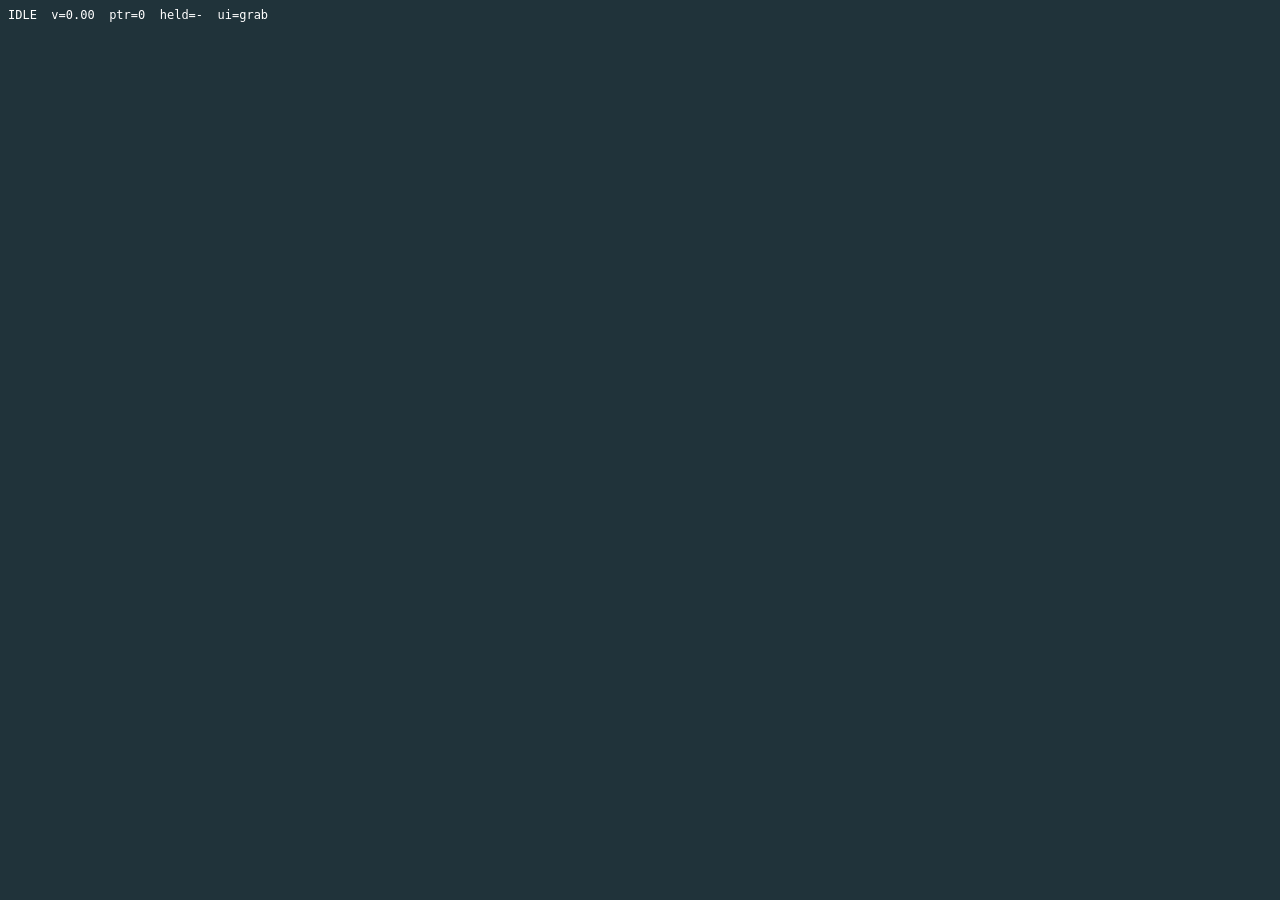
<file: character/test.html>
<!doctype html>
<html lang="zh-Hant">
<head>
<meta charset="utf-8">
<link rel="icon" href="data:,">
<meta name="viewport" content="width=device-width,initial-scale=1,maximum-scale=1,user-scalable=no,viewport-fit=cover">
<title>MFChar 自動化測試</title>
<link rel="stylesheet" href="css/controls.css">
<style>html,body{margin:0;height:100%;overflow:hidden;background:#20333a;color:#fff;font:13px system-ui}#stage{position:fixed;inset:0}#log{position:absolute;left:8px;top:8px;white-space:pre;font:12px ui-monospace,monospace;pointer-events:none}</style>
</head>
<body>
<div id="stage" class="mfc-ui"><canvas id="cv" style="position:absolute;inset:0;width:100%;height:100%"></canvas><div id="log"></div></div>
<script src="js/core.js"></script>
<script src="js/MultiTouchManager.js"></script>
<script src="js/VirtualJoystick.js"></script>
<script src="js/MobileActionController.js"></script>
<script src="js/InputManager.js"></script>
<script src="js/CharacterController.js"></script>
<script src="js/InteractionManager.js"></script>
<script src="js/CharacterStateMachine.js"></script>
<script>
// 不依賴 Three.js 的邏輯測試台：真實的輸入、移動、物品與狀態機模組，動畫以紀錄器代替
(function () {
  var NS = MFChar, stage = document.getElementById("stage");
  NS.lockBrowserGestures(stage);
  var input = new NS.InputManager({ root: stage, uiParent: stage, actionKeys: { KeyC: "celebrate" } });
  input.actions.addButton({ id: "celebrate", label: "慶祝", icon: "🎉", mode: "tap", slot: 3 });
  var inter = new NS.InteractionManager();
  inter.obstacles.push({ x: 0, z: -3, r: 0.4 });
  var crate = inter.addItem({ id: "crate", name: "木箱", icon: "📦", radius: 0.15, height: 0.24, weight: 2, pos: { x: 0, y: 0, z: 0.7 } });
  var ball = inter.addItem({ id: "ball", name: "球", icon: "⚽", radius: 0.12, height: 0.24, weight: 1, pos: { x: 3, y: 0, z: 0 } });
  inter.surfaces.push({ id: "goal", x: 0, z: 2, r: 0.75, h: 0, kind: "goal" });
  var ctrl = new NS.CharacterController();
  ctrl.obstacles = inter.obstacles;
  var DUR = { grab: 1, release: 0.9, celebrate: 1.7, jumpStart: 0.32, jumpLand: 0.36, jumpAir: 1, idle: 6, walk: 1, run: 0.66, turn: 0.7, carryArms: 2 };
  var anim = { log: [], arms: false, ts: 1, cur: null,
    play: function (n, o) { this.cur = n; this.log.push(n); }, setArms: function (on) { this.arms = !!on; },
    setTimeScale: function (s) { this.ts = s; }, duration: function (n) { return DUR[n] || 1; }, strideSpeed: function (n) { return { walk: 0.56, run: 1.5 }[n] || 0; } };
  var sm = new NS.CharacterStateMachine({ controller: ctrl, interaction: inter, animation: anim });
  var events = [], actions = [];
  sm.on("state", function (e) { events.push(e.from + ">" + e.to); });
  ["attach", "grabDone", "detach", "placed", "grabStart", "releaseStart"].forEach(function (t) { inter.on(t, function () { events.push("inter:" + t); }); });

  function step(dt, sample) {
    var s = sample || input.sample(dt);
    ctrl.setMoveInput(s.moveX, -s.moveY, s.mag, s.sprint);   // 測試台：鏡頭固定，螢幕上 = -Z
    s.actions.forEach(function (a) { var r = sm.request(a.type); actions.push({ type: a.type, ok: r.ok, reason: r.reason, src: a.source, moving: a.moving }); });
    ctrl.update(dt); sm.update(dt); inter.scan(ctrl.pos, ctrl.yaw);
    input.actions.setActionMode(inter.uiState());
    return s;
  }
  var running = true, last = performance.now();
  function loop(now) { requestAnimationFrame(loop); if (!running) { last = now; return; } var dt = Math.min(0.05, (now - last) / 1000); last = now; var s = step(dt);
    document.getElementById("log").textContent = sm.state + "  v=" + ctrl.speed().toFixed(2) + "  ptr=" + s.pointers + "  held=" + (inter.held ? inter.held.id : "-") + "  ui=" + inter.uiState().mode; }
  requestAnimationFrame(loop);
  window.__t = { NS: NS, input: input, inter: inter, ctrl: ctrl, sm: sm, anim: anim, events: events, actions: actions, step: step,
    pause: function () { running = false; }, resume: function () { running = true; },
    reset: function () { events.length = 0; actions.length = 0; anim.log.length = 0; } };
})();
</script>
</body>
</html>
</file>
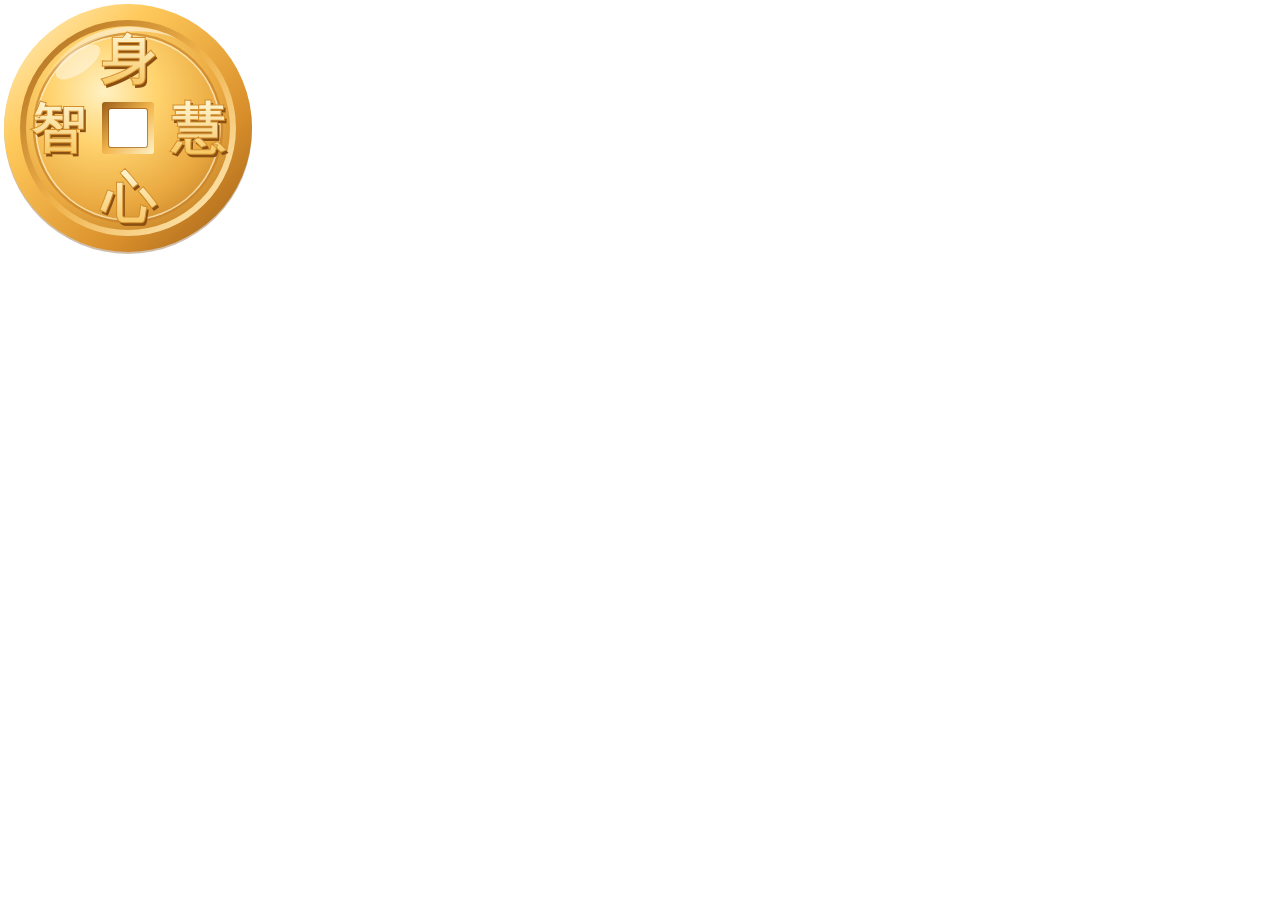
<file: tools/coin-source.html>
<html><body style="margin:0;background:transparent">
<svg id="c" width="256" height="256" viewBox="0 0 256 256" xmlns="http://www.w3.org/2000/svg">
<defs>
 <radialGradient id="face" cx="38%" cy="32%" r="75%"><stop offset="0" stop-color="#fff1c2"/><stop offset=".35" stop-color="#ffd36e"/><stop offset=".75" stop-color="#eaa940"/><stop offset="1" stop-color="#c9862a"/></radialGradient>
 <linearGradient id="rim" x1="0" y1="0" x2="1" y2="1"><stop offset="0" stop-color="#fff4cf"/><stop offset=".3" stop-color="#ffc95a"/><stop offset=".7" stop-color="#d98f2b"/><stop offset="1" stop-color="#9c5e17"/></linearGradient>
 <linearGradient id="rimIn" x1="1" y1="1" x2="0" y2="0"><stop offset="0" stop-color="#fff0c4"/><stop offset=".5" stop-color="#f0b24a"/><stop offset="1" stop-color="#a8681c"/></linearGradient>
 <linearGradient id="hole" x1="0" y1="0" x2="1" y2="1"><stop offset="0" stop-color="#0c1638"/><stop offset="1" stop-color="#22306e"/></linearGradient>
 <linearGradient id="holeRim" x1="1" y1="1" x2="0" y2="0"><stop offset="0" stop-color="#fff2c8"/><stop offset=".5" stop-color="#f2b54c"/><stop offset="1" stop-color="#9a5d18"/></linearGradient>
 <linearGradient id="txt" x1="0" y1="0" x2="0" y2="1"><stop offset="0" stop-color="#fff6d6"/><stop offset="1" stop-color="#f6c45a"/></linearGradient>
 <mask id="cut"><rect width="256" height="256" fill="#fff"/><rect x="109" y="109" width="38" height="38" rx="2" fill="#000"/></mask>
 <linearGradient id="gloss" x1="0" y1="0" x2="0" y2="1"><stop offset="0" stop-color="#fff" stop-opacity=".55"/><stop offset="1" stop-color="#fff" stop-opacity="0"/></linearGradient>
</defs>
<g mask="url(#cut)">
<circle cx="128" cy="130" r="124" fill="#7a4610" opacity=".35"/>
<circle cx="128" cy="128" r="124" fill="url(#rim)"/>
<circle cx="128" cy="128" r="108" fill="url(#rimIn)"/>
<circle cx="128" cy="128" r="102" fill="url(#face)"/>
<circle cx="128" cy="128" r="94" fill="none" stroke="#c8822a" stroke-width="2.5" opacity=".7"/>
<circle cx="128" cy="128" r="92" fill="none" stroke="#fff3cf" stroke-width="1.5" opacity=".7"/>
<g font-family="Noto Serif CJK TC, Noto Serif CJK HK" font-weight="900" font-size="54" text-anchor="middle">
 <g fill="#8a4f12" transform="translate(2,3)"><text x="128" y="78">身</text><text x="128" y="217">心</text><text x="58" y="147">智</text><text x="198" y="147">慧</text></g>
 <g fill="url(#txt)" stroke="#d48e2c" stroke-width="1"><text x="128" y="78">身</text><text x="128" y="217">心</text><text x="58" y="147">智</text><text x="198" y="147">慧</text></g>
</g>
<rect x="102" y="102" width="52" height="52" rx="3" fill="url(#holeRim)"/>
<rect x="109" y="109" width="38" height="38" rx="2" fill="none" stroke="#7a4610" stroke-width="2" opacity=".55"/>
<path d="M40 92 A96 96 0 0 1 176 38 A110 110 0 0 0 40 92Z" fill="url(#gloss)"/>
<ellipse cx="78" cy="62" rx="26" ry="11" transform="rotate(-35 78 62)" fill="#fff" opacity=".45"/>
</g>
</svg></body></html>
</file>
<file: maze/css/menu.css>
:root { --sa-t: env(safe-area-inset-top, 0px); --sa-b: env(safe-area-inset-bottom, 0px); }
html, body { margin: 0; min-height: 100%; background: radial-gradient(120% 80% at 50% 0%, #1d3a34, #0b1716 70%); color: #e8f3ee;
  font-family: "Noto Sans TC", "PingFang TC", "Microsoft JhengHei", system-ui, sans-serif; }
.mtop { position: sticky; top: 0; z-index: 5; display: flex; align-items: center; gap: 10px; padding: calc(10px + var(--sa-t)) 14px 10px;
  background: rgba(11,23,22,.82); backdrop-filter: blur(10px); -webkit-backdrop-filter: blur(10px); border-bottom: 1px solid rgba(255,255,255,.08); }
.mtitle { display: flex; flex-direction: column; line-height: 1.15; }
.mtitle b { font-size: 18px; letter-spacing: .06em; }
.mtitle small { color: #9fc4b6; font-size: 12px; }
.mstar { margin-left: auto; padding: 7px 14px; border-radius: 999px; background: rgba(255,211,77,.12); border: 1px solid rgba(255,211,77,.5); color: #ffe38a; font-weight: 700; white-space: nowrap; }
.mbtn { font: 600 13px/1 inherit; font-family: inherit; color: #e8f3ee; border: 1px solid rgba(255,255,255,.2); background: rgba(255,255,255,.06); border-radius: 12px; padding: 9px 12px; cursor: pointer; }
.mwrap { max-width: 980px; margin: 0 auto; padding: 14px 14px calc(30px + var(--sa-b)); }
.mintro { background: rgba(255,255,255,.05); border: 1px solid rgba(255,255,255,.08); border-radius: 16px; padding: 12px 16px; font-size: 14px; line-height: 1.6; color: #cfe2da; }
.mintro p { margin: 4px 0; }
.mintro ul { margin: 4px 0; padding-left: 4px; list-style: none; }
.mintro b { display: inline-block; min-width: 54px; color: #ffd34d; letter-spacing: 2px; }
.mnote { color: #9fb8af; font-size: 13px; }
.mtier h3 { display: flex; align-items: center; gap: 8px; margin: 22px 2px 10px; font-size: 15px; color: #dff3ea; }
.mtier h3 span { font-size: 12px; padding: 3px 8px; border-radius: 999px; background: rgba(143,217,184,.16); color: #8fd9b8; }
.mtier h3 em { margin-left: auto; font-style: normal; font-size: 13px; color: #ffe38a; }
.mgrid { display: grid; grid-template-columns: repeat(6, 1fr); gap: 10px; }
@media (max-width: 760px) { .mgrid { grid-template-columns: repeat(3, 1fr); } }
.mcard { position: relative; display: flex; flex-direction: column; align-items: center; gap: 4px; padding: 12px 6px 10px; border-radius: 16px; text-decoration: none; color: #fff;
  background: linear-gradient(160deg, color-mix(in srgb, var(--c) 70%, #fff 0%), color-mix(in srgb, var(--c) 55%, #000 45%)); background-color: var(--c);
  border: 1px solid rgba(255,255,255,.18); box-shadow: 0 6px 16px rgba(0,0,0,.25); transition: transform .12s; }
.mcard:active { transform: scale(.96); }
.mcard.lock { filter: grayscale(.85) brightness(.6); cursor: not-allowed; }
.mno { position: absolute; left: 8px; top: 6px; font: 700 13px/1 ui-monospace, Menlo, monospace; opacity: .85; }
.mico { font-size: 28px; line-height: 1.2; }
.mcard b { font-size: 13px; }
.mst i { font-style: normal; font-size: 16px; color: rgba(255,255,255,.25); }
.mst i.on { color: #ffd34d; text-shadow: 0 0 8px rgba(255,211,77,.6); }
.mtag { position: absolute; right: 6px; top: 6px; font-size: 10px; padding: 2px 5px; border-radius: 6px; background: rgba(0,0,0,.35); }
.mmulti { text-align: center; margin-top: 26px; font-size: 14px; }
.mmulti a { color: #8fd9b8; }
</file>
<file: character/css/controls.css>
/* SWT MindFlow 共用觸控介面：左手搖桿＋右手技能鈕（簡潔、現代、科技感） */
:root {
  --mfc-accent: #7ee0c3;
  --mfc-accent2: #ffd36b;
  --mfc-glass: rgba(18, 32, 40, .34);
  --mfc-line: rgba(255, 255, 255, .55);
  --mfc-safe-l: var(--sa-l, env(safe-area-inset-left, 0px));
  --mfc-safe-r: var(--sa-r, env(safe-area-inset-right, 0px));
  --mfc-safe-b: var(--sa-b, env(safe-area-inset-bottom, 0px));
  /* 依螢幕自動縮放：手機、平板、直向、橫向都適用；最小尺寸照顧兒童與長輩 */
  --mfc-joy: clamp(118px, 30vmin, 176px);
  --mfc-btn: clamp(58px, 15.5vmin, 80px);
  --mfc-main: clamp(76px, 20vmin, 104px);
  --mfc-gap: clamp(10px, 2.6vmin, 18px);
  --mfc-pad: clamp(14px, 4vmin, 34px);
}
[data-mfc-device="tablet"] { --mfc-joy: clamp(150px, 24vmin, 200px); --mfc-btn: clamp(70px, 10.5vmin, 88px); --mfc-main: clamp(92px, 14vmin, 118px); }

.mfc-ui { -webkit-user-select: none; user-select: none; -webkit-touch-callout: none; -webkit-tap-highlight-color: transparent; touch-action: none; }

/* ---------- 左手搖桿 ---------- */
.mfc-joy {
  position: absolute; z-index: 20; pointer-events: none;
  left: calc(var(--mfc-pad) + var(--mfc-safe-l)); bottom: calc(var(--mfc-pad) + var(--mfc-safe-b));
  width: var(--mfc-joy); height: var(--mfc-joy);
}
.mfc-joy-base {
  position: absolute; inset: 0; border-radius: 50%;
  background: radial-gradient(circle at 50% 50%, rgba(255,255,255,.10), rgba(255,255,255,.02) 62%, transparent 63%), var(--mfc-glass);
  border: 1.5px solid var(--mfc-line);
  box-shadow: 0 6px 22px rgba(0,0,0,.18), inset 0 0 18px rgba(126,224,195,.18);
  backdrop-filter: blur(6px); -webkit-backdrop-filter: blur(6px);
  opacity: .62; transition: opacity .18s, transform .12s;
}
.mfc-joy.on .mfc-joy-base { opacity: 1; transition: opacity .1s; }
.mfc-joy-knob {
  position: absolute; left: 50%; top: 50%; width: 44%; height: 44%; border-radius: 50%;
  transform: translate(-50%, -50%);
  background: radial-gradient(circle at 38% 32%, #ffffff, #dff7ef 45%, #9fe3cf);
  box-shadow: 0 4px 12px rgba(0,0,0,.28), 0 0 0 4px rgba(126,224,195,.25);
}
.mfc-joy.on .mfc-joy-knob { box-shadow: 0 4px 14px rgba(0,0,0,.3), 0 0 0 6px rgba(126,224,195,.38), 0 0 22px rgba(126,224,195,.6); }
.mfc-joy-arrow { position: absolute; width: 0; height: 0; border: 7px solid transparent; opacity: .55; transition: opacity .12s, filter .12s; }
.mfc-joy-arrow.u { left: 50%; top: 7%; transform: translateX(-50%); border-bottom: 9px solid #fff; border-top: 0; }
.mfc-joy-arrow.d { left: 50%; bottom: 7%; transform: translateX(-50%); border-top: 9px solid #fff; border-bottom: 0; }
.mfc-joy-arrow.l { top: 50%; left: 7%; transform: translateY(-50%); border-right: 9px solid #fff; border-left: 0; }
.mfc-joy-arrow.r { top: 50%; right: 7%; transform: translateY(-50%); border-left: 9px solid #fff; border-right: 0; }
.mfc-joy-arrow.lit { opacity: 1; filter: drop-shadow(0 0 5px var(--mfc-accent)); }

/* ---------- 右手技能鈕（以主按鈕為圓心排成弧形，預留擴充欄位） ---------- */
.mfc-actions {
  position: absolute; z-index: 20; pointer-events: none;
  right: calc(var(--mfc-pad) + var(--mfc-safe-r)); bottom: calc(var(--mfc-pad) + var(--mfc-safe-b));
  width: var(--mfc-main); height: var(--mfc-main);
  --ring: calc((var(--mfc-main) * .5 + var(--mfc-btn) * .5 + var(--mfc-gap)) * 1.08);
}
.mfc-btn {
  position: absolute; left: 50%; top: 50%; pointer-events: auto;
  width: var(--mfc-btn); height: var(--mfc-btn); border-radius: 50%; padding: 0;
  transform: translate(-50%, -50%) translate(calc(var(--ring) * var(--dx, 0)), calc(var(--ring) * var(--dy, 0)));
  border: 1.5px solid var(--mfc-line); color: #fff; cursor: pointer;
  background: radial-gradient(circle at 50% 30%, rgba(255,255,255,.22), rgba(255,255,255,0) 60%), var(--mfc-glass);
  backdrop-filter: blur(6px); -webkit-backdrop-filter: blur(6px);
  box-shadow: 0 6px 18px rgba(0,0,0,.2); font-family: "Noto Sans TC", system-ui, sans-serif;
  display: flex; flex-direction: column; align-items: center; justify-content: center; gap: 1px;
  transition: background .15s, box-shadow .15s, opacity .15s, border-color .15s;
  touch-action: none; -webkit-tap-highlight-color: transparent; outline: none;
}
.mfc-btn.main { width: var(--mfc-main); height: var(--mfc-main); border-width: 2px; }
.mfc-btn-ic { font-size: calc(var(--mfc-btn) * .36); line-height: 1; font-weight: 700; text-shadow: 0 1px 3px rgba(0,0,0,.35); }
.mfc-btn.main .mfc-btn-ic { font-size: calc(var(--mfc-main) * .36); }
.mfc-btn-lb { font-size: clamp(11px, 2.6vmin, 14px); font-weight: 700; letter-spacing: .06em; text-shadow: 0 1px 3px rgba(0,0,0,.45); }
.mfc-btn.pressed { background: radial-gradient(circle at 50% 35%, rgba(126,224,195,.65), rgba(126,224,195,.25) 70%), var(--mfc-glass); box-shadow: 0 0 0 4px rgba(126,224,195,.35), 0 0 24px rgba(126,224,195,.55); border-color: #c9fff0; }
.mfc-btn.pressed .mfc-btn-ic { transform: scale(.9); }
.mfc-btn.id-sprint.pressed { background: radial-gradient(circle at 50% 35%, rgba(255,211,107,.75), rgba(255,170,60,.35) 70%), var(--mfc-glass); box-shadow: 0 0 0 4px rgba(255,211,107,.35), 0 0 24px rgba(255,190,80,.6); border-color: #ffe9b0; }
.mfc-btn.mode-release { border-color: #ffe08a; background: radial-gradient(circle at 50% 35%, rgba(255,214,120,.5), rgba(255,180,80,.15) 70%), var(--mfc-glass); }
.mfc-btn.ready { border-color: #c9fff0; box-shadow: 0 0 0 3px rgba(126,224,195,.4), 0 0 18px rgba(126,224,195,.55); animation: mfc-pulse 1.4s ease-in-out infinite; }
.mfc-btn.dim { opacity: .58; }
.mfc-btn.locked { opacity: .45; filter: grayscale(.4); }
.mfc-btn.shake { animation: mfc-shake .3s; }
@keyframes mfc-pulse { 50% { box-shadow: 0 0 0 6px rgba(126,224,195,.18), 0 0 26px rgba(126,224,195,.7); } }
@keyframes mfc-shake { 25% { margin-left: -4px; } 75% { margin-left: 4px; } }

/* 電腦模式不顯示觸控介面 */
html:not(.mfc-touch) .mfc-joy, html:not(.mfc-touch) .mfc-actions { display: none !important; }
</file>
